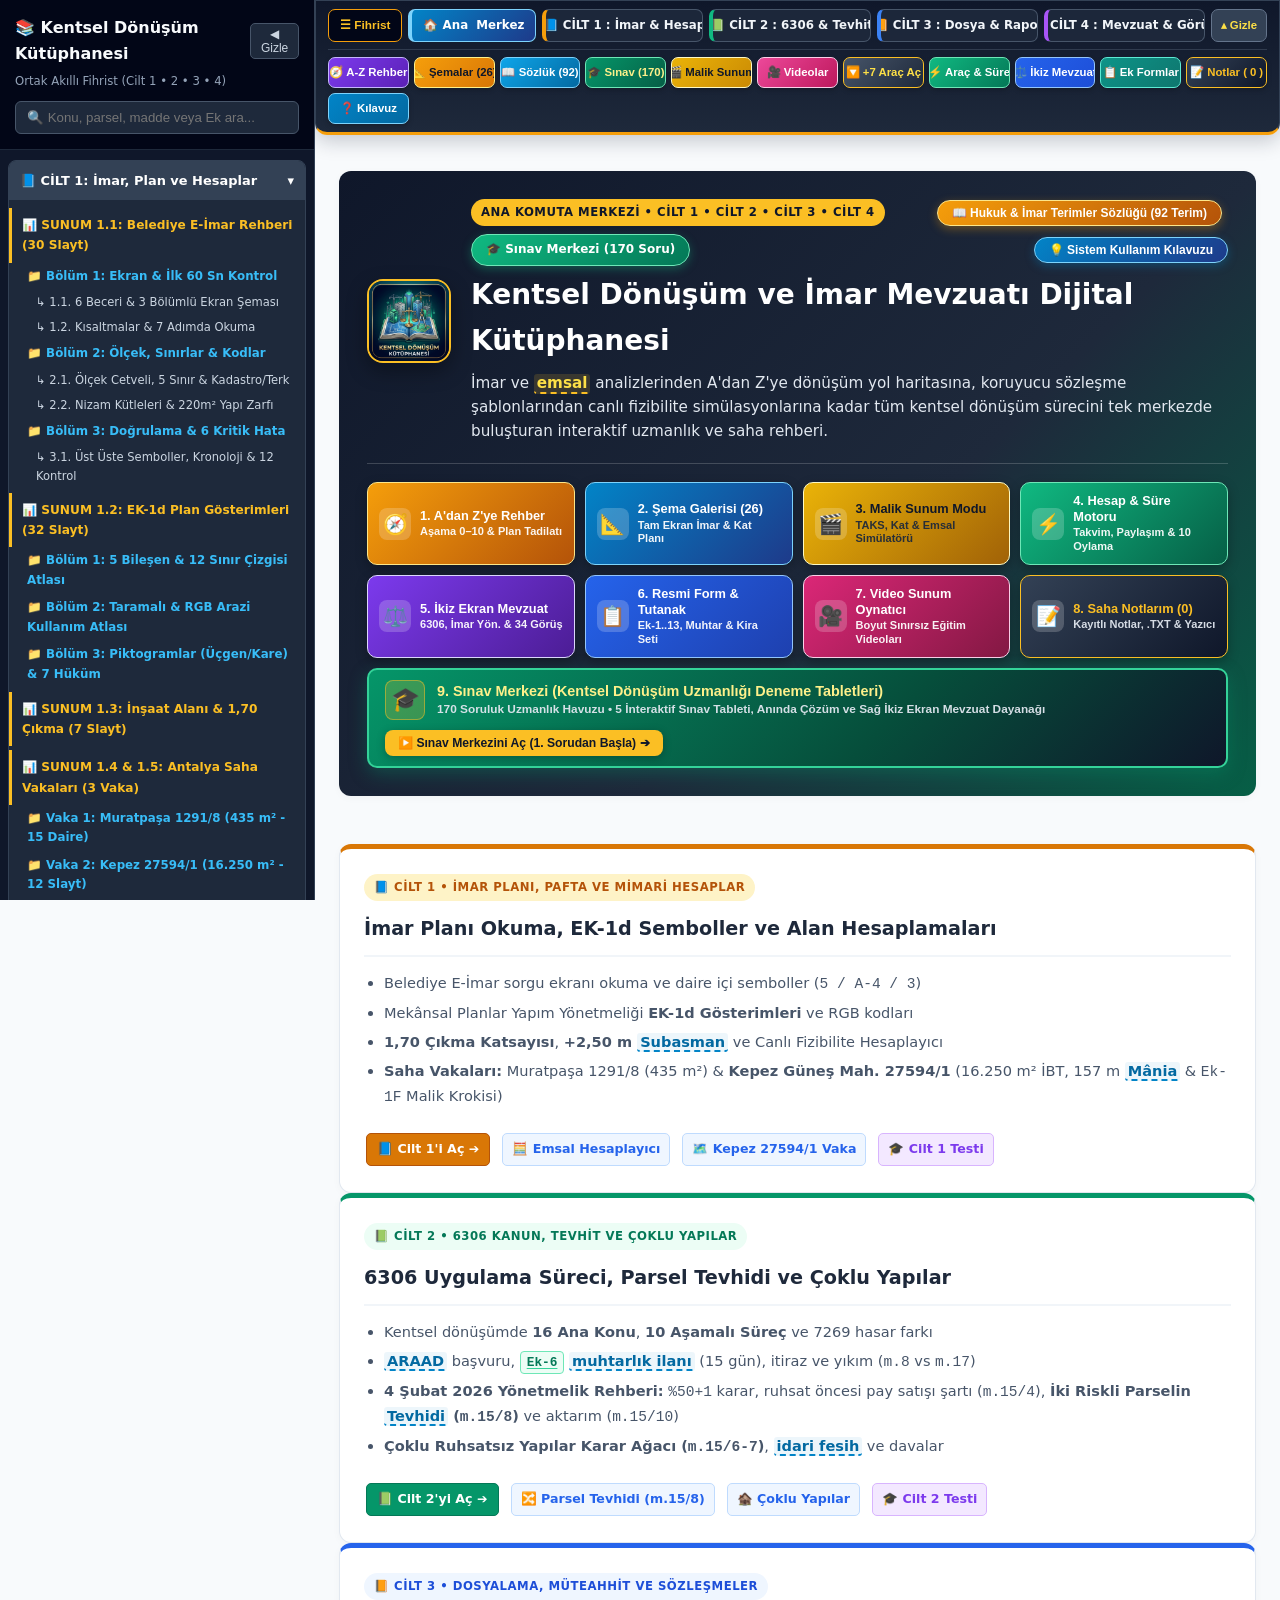
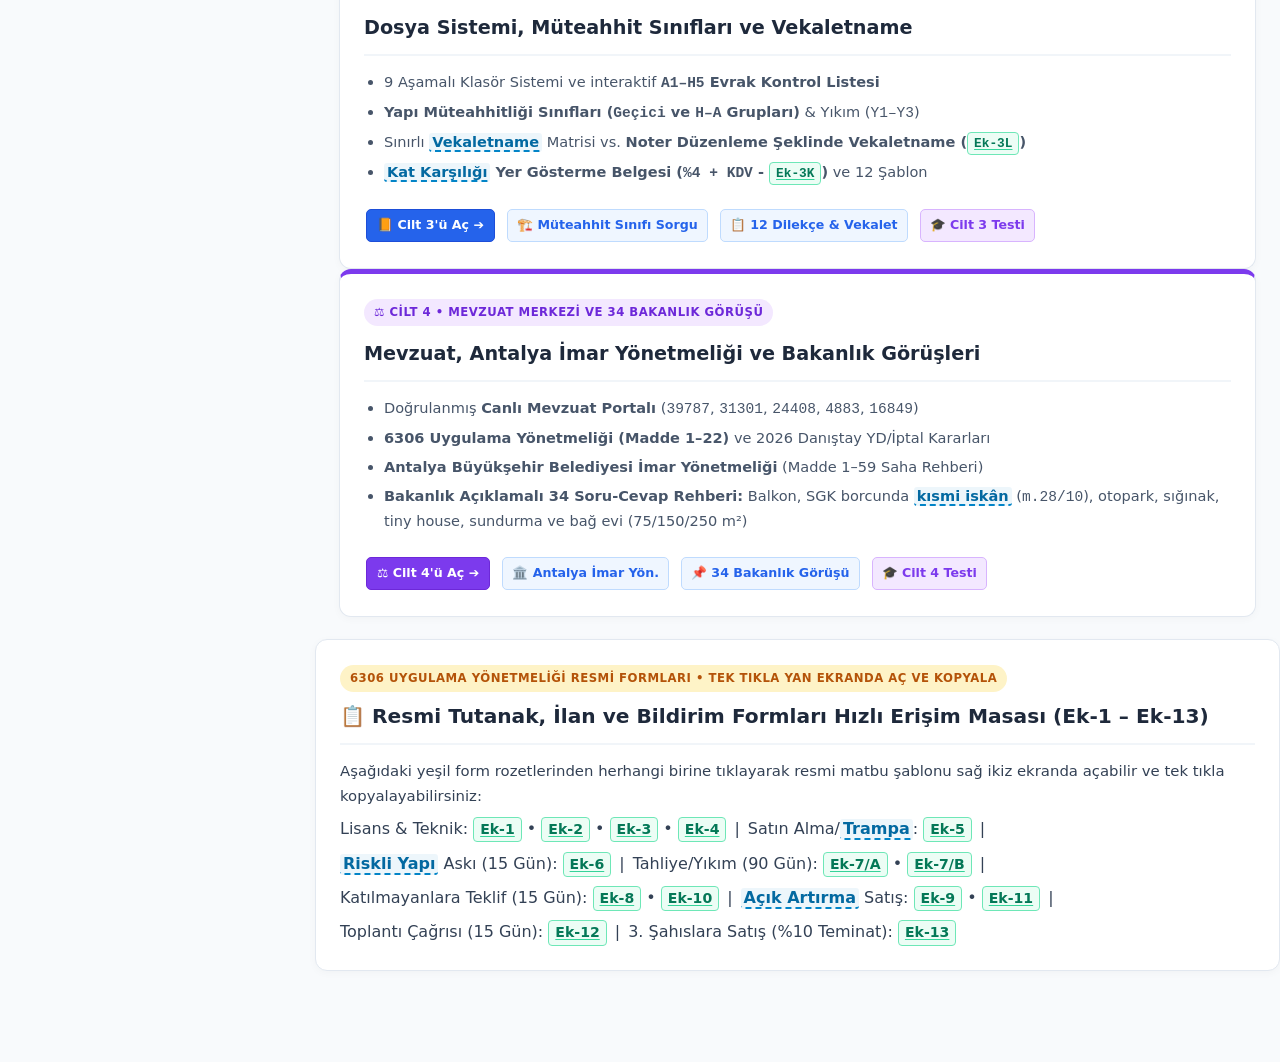
<file: index.html>
<!DOCTYPE html>
<html lang="tr">
<head>
  <meta charset="UTF-8">
  <meta name="viewport" content="width=device-width, initial-scale=1.0">
  <meta name="apple-mobile-web-app-capable" content="yes">
  <meta name="apple-mobile-web-app-status-bar-style" content="black-translucent">
  <title>Kentsel Dönüşüm ve İmar Mevzuatı Dijital Kütüphanesi | Ana Komuta Merkezi</title>
  <link rel="icon" type="image/png" href="logo.png">
  <link rel="apple-touch-icon" href="logo.png">
  <link rel="stylesheet" href="ortak.css">
</head>
<body data-cilt="0">

  <main class="main-content">
    <!-- ÜST BAR OTOMATİK YERLEŞİM NOKTASI -->
    <div id="topNavSlot"></div>

    <div class="container">

      <!-- ANA KARŞILAMA VE LOGO BANNERI -->
      <div class="section-card" style="background: linear-gradient(135deg, #0f172a 0%, #1e293b 60%, #065f46 100%); color: #fff; border:none; padding: 28px;">
        <div style="display:flex; align-items:center; gap:20px; flex-wrap:wrap;">
          <img src="logo.png" alt="Logo" onerror="this.style.display='none'" style="width:84px; height:84px; border-radius:16px; border:2px solid #fbbf24; object-fit:cover; background:#0f172a; box-shadow:0 8px 20px rgba(0,0,0,0.35);">
          <div style="flex:1; min-width:260px;">
            <span class="section-badge" style="background:#fbbf24; color:#0f172a;">ANA KOMUTA MERKEZİ • CİLT 1 • CİLT 2 • CİLT 3 • CİLT 4</span>
            <h1 style="color:#fff; font-size:1.75rem; margin:6px 0 8px 0;">Kentsel Dönüşüm ve İmar Mevzuatı Dijital Kütüphanesi</h1>
            <p style="color:#cbd5e1; margin-bottom:0; font-size:0.93rem;">
              Belediye e-imar okuma, EK-1d semboller, 1,70 çıkma ve emsal hesapları, 6306 sayılı Kanun (4 Şubat 2026 değişiklikleri), parsel tevhidi (m.15/8), çoklu ruhsatsız yapılar, müteahhit yetki sınıfları (A–H & Y1–Y3), vekaletname/sözleşme şablonları ve 34 Bakanlık görüşünü içeren interaktif saha uygulaması.
            </p>
          </div>
        </div>

        <!-- HIZLI KOMUTA BUTONLARI -->
        <div style="margin-top:20px; padding-top:16px; border-top:1px solid rgba(255,255,255,0.15); display:flex; gap:10px; flex-wrap:wrap;">
          <button onclick="openSplitTools()" style="background:#10b981; color:#022c22; border:none; padding:9px 15px; border-radius:8px; font-weight:700; font-size:0.83rem; cursor:pointer;">⚡ Hızlı Hesaplayıcılar & 6306 Takvim Motoru</button>
          <button onclick="openSplitLaw('yon-m15-8')" style="background:#a855f7; color:#fff; border:none; padding:9px 15px; border-radius:8px; font-weight:700; font-size:0.83rem; cursor:pointer;">⚖️ 6306 & İmar Mevzuatı Hızlı Seçici</button>
          <button onclick="openYonEk('Ek-12')" style="background:#3b82f6; color:#fff; border:none; padding:9px 15px; border-radius:8px; font-weight:700; font-size:0.83rem; cursor:pointer;">📋 Resmi Yönetmelik Formları (Ek-1..Ek-13)</button>
          <button onclick="openSplitNotes()" style="background:#f59e0b; color:#0f172a; border:none; padding:9px 15px; border-radius:8px; font-weight:700; font-size:0.83rem; cursor:pointer;">📝 Çalışma ve Saha Notlarım</button>
          <button onclick="openKilavuzModal()" style="background:#1e293b; color:#e2e8f0; border:1px solid #475569; padding:9px 15px; border-radius:8px; font-weight:700; font-size:0.83rem; cursor:pointer;">❓ Sistem Kılavuzu</button>
        </div>
      </div>

      <!-- 4 CİLDİN ANA GİRİŞ KARTLARI -->
      <div class="grid-2" style="grid-template-columns: repeat(auto-fit, minmax(300px, 1fr)); gap:18px; margin-bottom:24px;"></div>
      <!-- CİLT 1 KARTI -->
        <div class="section-card" style="margin-bottom:0; border-top:5px solid #d97706; display:flex; flex-direction:column; justify-content:space-between;">
          <div>
            <span class="section-badge" style="background:#fef3c7; color:#b45309;">📘 CİLT 1 • İMAR PLANI, PAFTA VE MİMARİ HESAPLAR</span>
            <h2 style="margin-top:4px; font-size:1.2rem;">İmar Planı Okuma, EK-1d Semboller ve Alan Hesaplamaları</h2>
            <ul class="clean-list" style="font-size:0.86rem; color:#475569;">
              <li>Belediye E-İmar sorgu ekranı okuma ve daire içi semboller (<code>5 / A-4 / 3</code>)</li>
              <li>Mekânsal Planlar Yapım Yönetmeliği <strong>EK-1d Gösterimleri</strong> ve RGB kodları</li>
              <li><strong>1,70 Çıkma Katsayısı</strong>, <strong>+2,50 m Subasman</strong> ve Canlı Fizibilite Hesaplayıcı</li>
              <li><strong>Saha Vakaları:</strong> Muratpaşa 1291/8 (435 m²) & <strong>Kepez Güneş Mah. 27594/1</strong> (16.250 m² İBT, 157 m Mânia & <code>Ek-1F</code> Malik Krokisi)</li>
            </ul>
          </div>
          <div style="margin-top:12px; display:flex; gap:8px; flex-wrap:wrap;">
            <a href="cilt1.html" class="live-link" style="background:#d97706; color:#fff; border-color:#b45309;">📘 Cilt 1'i Aç ➔</a>
            <a href="cilt1.html#bolum-3" class="ek-link">🧮 Emsal Hesaplayıcı</a>
            <a href="cilt1.html#bolum-4" class="ek-link">🗺️ Kepez 27594/1 Vaka</a>
            <a href="cilt1.html#bolum-6" class="law-link">🎓 Cilt 1 Testi</a>
          </div>
        </div>

        <!-- CİLT 2 KARTI -->
        <div class="section-card" style="margin-bottom:0; border-top:5px solid #059669; display:flex; flex-direction:column; justify-content:space-between;">
          <div>
            <span class="section-badge" style="background:#ecfdf5; color:#047857;">📗 CİLT 2 • 6306 KANUN, TEVHİT VE ÇOKLU YAPILAR</span>
            <h2 style="margin-top:4px; font-size:1.2rem;">6306 Uygulama Süreci, Parsel Tevhidi ve Çoklu Yapılar</h2>
            <ul class="clean-list" style="font-size:0.86rem; color:#475569;">
              <li>Kentsel dönüşümde <strong>16 Ana Konu</strong>, <strong>10 Aşamalı Süreç</strong> ve 7269 hasar farkı</li>
              <li>ARAAD başvuru, <code>Ek-6</code> muhtarlık ilanı (15 gün), itiraz ve yıkım (<code>m.8</code> vs <code>m.17</code>)</li>
              <li><strong>4 Şubat 2026 Yönetmelik Rehberi:</strong> <code>%50+1</code> karar, ruhsat öncesi pay satışı şartı (<code>m.15/4</code>), <strong>İki Riskli Parselin Tevhidi (<code>m.15/8</code>)</strong> ve aktarım (<code>m.15/10</code>)</li>
              <li><strong>Çoklu Ruhsatsız Yapılar Karar Ağacı (<code>m.15/6-7</code>)</strong>, idari fesih ve davalar</li>
            </ul>
          </div>
          <div style="margin-top:12px; display:flex; gap:8px; flex-wrap:wrap;">
            <a href="cilt2.html" class="live-link" style="background:#059669; color:#fff; border-color:#047857;">📗 Cilt 2'yi Aç ➔</a>
            <a href="cilt2.html#bolum-3" class="ek-link">🔀 Parsel Tevhidi (m.15/8)</a>
            <a href="cilt2.html#bolum-7" class="ek-link">🏚️ Çoklu Yapılar</a>
            <a href="cilt2.html#bolum-10" class="law-link">🎓 Cilt 2 Testi</a>
          </div>
        </div>

        <!-- CİLT 3 KARTI -->
        <div class="section-card" style="margin-bottom:0; border-top:5px solid #2563eb; display:flex; flex-direction:column; justify-content:space-between;">
          <div>
            <span class="section-badge" style="background:#eff6ff; color:#1d4ed8;">📙 CİLT 3 • DOSYALAMA, MÜTEAHHİT VE SÖZLEŞMELER</span>
            <h2 style="margin-top:4px; font-size:1.2rem;">Dosya Sistemi, Müteahhit Sınıfları ve Vekaletname</h2>
            <ul class="clean-list" style="font-size:0.86rem; color:#475569;">
              <li>9 Aşamalı Klasör Sistemi ve interaktif <strong><code>A1–H5</code> Evrak Kontrol Listesi</strong></li>
              <li><strong>Yapı Müteahhitliği Sınıfları (<code>Geçici</code> ve <code>H–A</code> Grupları)</strong> & Yıkım (<code>Y1–Y3</code>)</li>
              <li>Sınırlı Vekaletname Matrisi vs. <strong>Noter Düzenleme Şeklinde Vekaletname (<code>Ek-3L</code>)</strong></li>
              <li><strong>Kat Karşılığı Yer Gösterme Belgesi (<code>%4 + KDV</code> - <code>Ek-3K</code>)</strong> ve 12 Şablon</li>
            </ul>
          </div>
          <div style="margin-top:12px; display:flex; gap:8px; flex-wrap:wrap;">
            <a href="cilt3.html" class="live-link" style="background:#2563eb; color:#fff; border-color:#1d4ed8;">📙 Cilt 3'ü Aç ➔</a>
            <a href="cilt3.html#bolum-5" class="ek-link">🏗️ Müteahhit Sınıfı Sorgu</a>
            <a href="cilt3.html#bolum-8" class="ek-link">📋 12 Dilekçe & Vekalet</a>
            <a href="cilt3.html#bolum-9" class="law-link">🎓 Cilt 3 Testi</a>
          </div>
        </div>

        <!-- CİLT 4 KARTI -->
        <div class="section-card" style="margin-bottom:0; border-top:5px solid #7c3aed; display:flex; flex-direction:column; justify-content:space-between;">
          <div>
            <span class="section-badge" style="background:#f3e8ff; color:#6d28d9;">⚖️ CİLT 4 • MEVZUAT MERKEZİ VE 34 BAKANLIK GÖRÜŞÜ</span>
            <h2 style="margin-top:4px; font-size:1.2rem;">Mevzuat, Antalya İmar Yönetmeliği ve Bakanlık Görüşleri</h2>
            <ul class="clean-list" style="font-size:0.86rem; color:#475569;">
              <li>Doğrulanmış <strong>Canlı Mevzuat Portalı</strong> (<code>39787</code>, <code>31301</code>, <code>24408</code>, <code>4883</code>, <code>16849</code>)</li>
              <li><strong>6306 Uygulama Yönetmeliği (Madde 1–22)</strong> ve 2026 Danıştay YD/İptal Kararları</li>
              <li><strong>Antalya Büyükşehir Belediyesi İmar Yönetmeliği</strong> (Madde 1–59 Saha Rehberi)</li>
              <li><strong>Bakanlık Açıklamalı 34 Soru-Cevap Rehberi:</strong> Balkon, SGK borcunda kısmi iskân (<code>m.28/10</code>), otopark, sığınak, tiny house, sundurma ve bağ evi (75/150/250 m²)</li>
            </ul>
          </div>
          <div style="margin-top:12px; display:flex; gap:8px; flex-wrap:wrap;">
            <a href="cilt4.html" class="live-link" style="background:#7c3aed; color:#fff; border-color:#6d28d9;">⚖️ Cilt 4'ü Aç ➔</a>
            <a href="cilt4.html#bolum-3" class="ek-link">🏛️ Antalya İmar Yön.</a>
            <a href="cilt4.html#bolum-4" class="ek-link">📌 34 Bakanlık Görüşü</a>
            <a href="cilt4.html#bolum-6" class="law-link">🎓 Cilt 4 Testi</a>
          </div>
        </div>

      </div>

      <!-- RESMİ YÖNETMELİK EKLERİ (EK-1 .. EK-13) HIZLI ERİŞİM BARI -->
      <section class="section-card">
        <span class="section-badge">6306 UYGULAMA YÖNETMELİĞİ RESMİ FORMLARI • TEK TIKLA YAN EKRANDA AÇ VE KOPYALA</span>
        <h2>📋 Resmi Tutanak, İlan ve Bildirim Formları Hızlı Erişim Masası (Ek-1 – Ek-13)</h2>
        <p style="margin-bottom:8px;">Aşağıdaki yeşil form rozetlerinden herhangi birine tıklayarak resmi matbu şablonu sağ ikiz ekranda açabilir ve tek tıkla kopyalayabilirsiniz:</p>
        <div style="display:flex; gap:8px; flex-wrap:wrap;">
          <span>Lisans & Teknik: Ek-1 • Ek-2 • Ek-3 • Ek-4</span> |
          <span>Satın Alma/Trampa: Ek-5</span> |
          <span>Riskli Yapı Askı (15 Gün): Ek-6</span> |
          <span>Tahliye/Yıkım (90 Gün): Ek-7/A • Ek-7/B</span> |
          <span>Katılmayanlara Teklif (15 Gün): Ek-8 • Ek-10</span> |
          <span>Açık Artırma Satış: Ek-9 • Ek-11</span> |
          <span>Toplantı Çağrısı (15 Gün): Ek-12</span> |
          <span>3. Şahıslara Satış (%10 Teminat): Ek-13</span>
        </div>
      </section>

    </div>
  </main>

  <script src="ortak.js"></script>
</body>
</html>
</file>
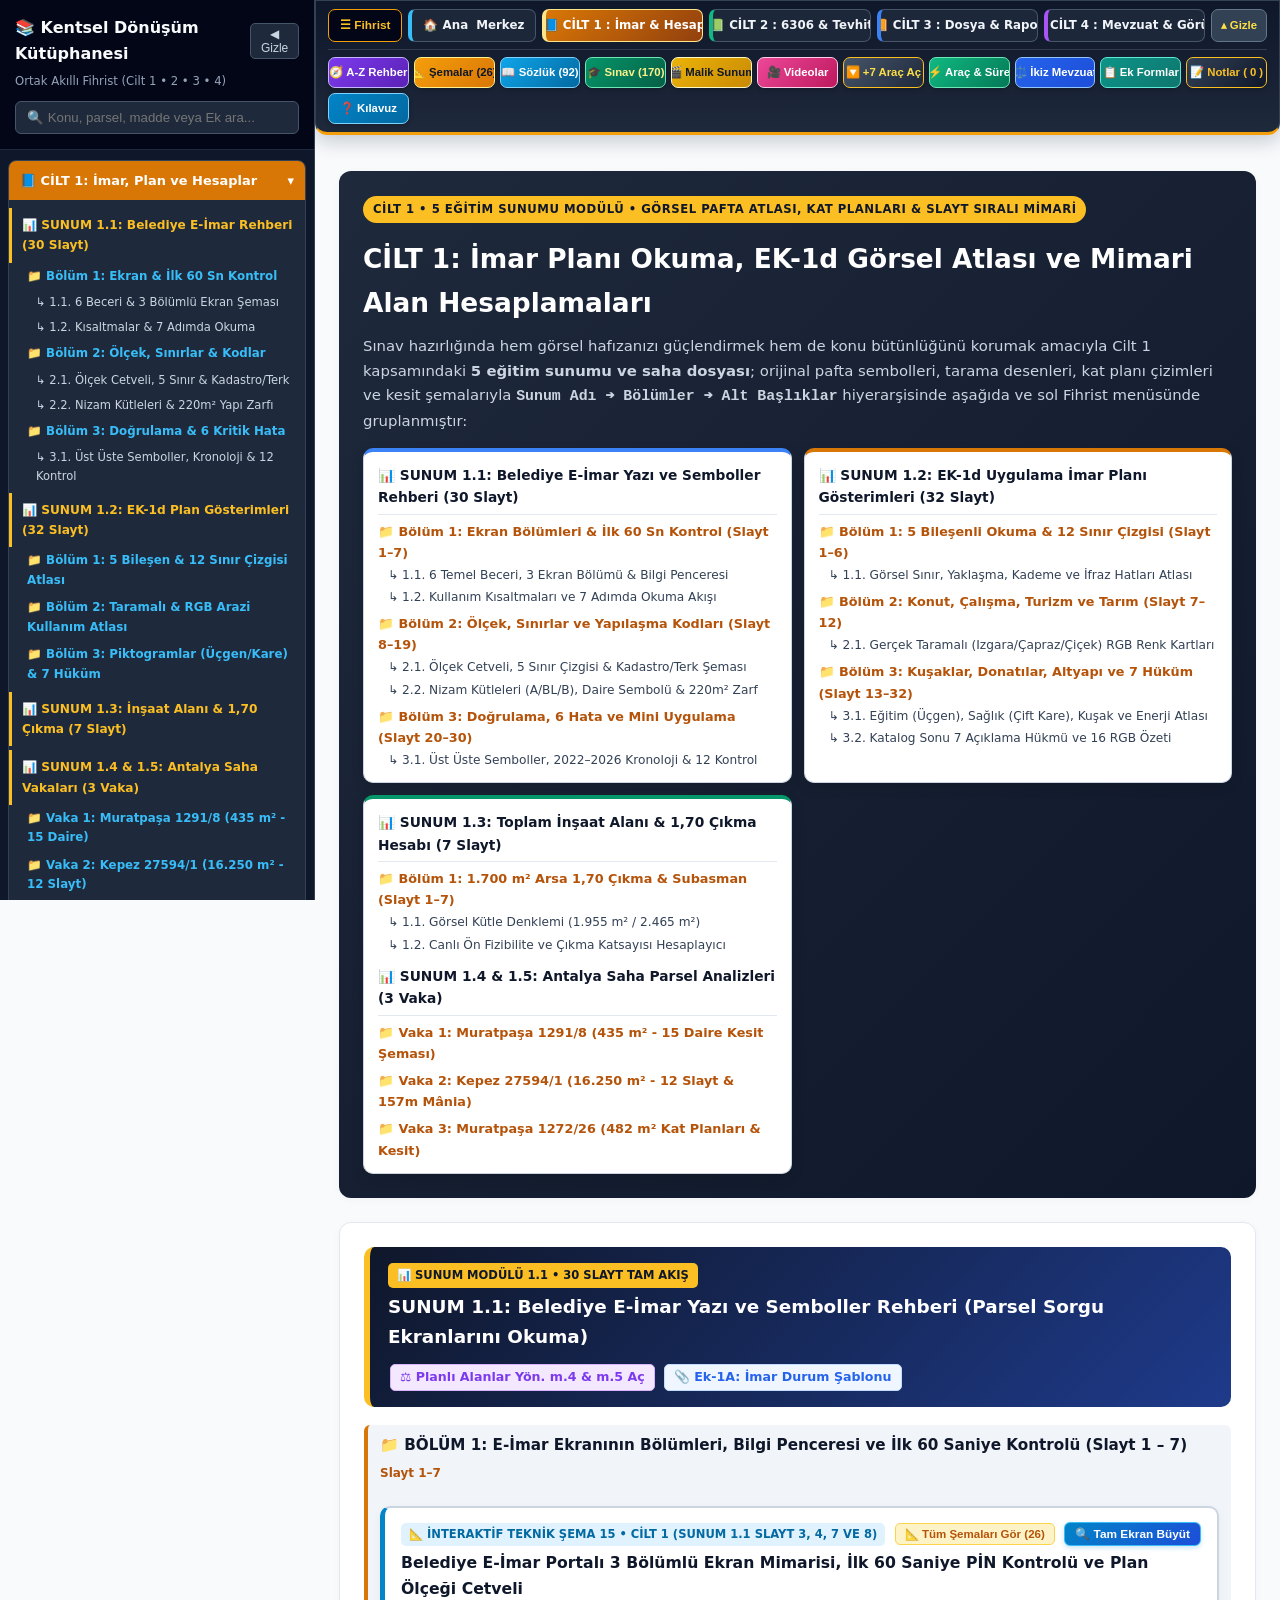
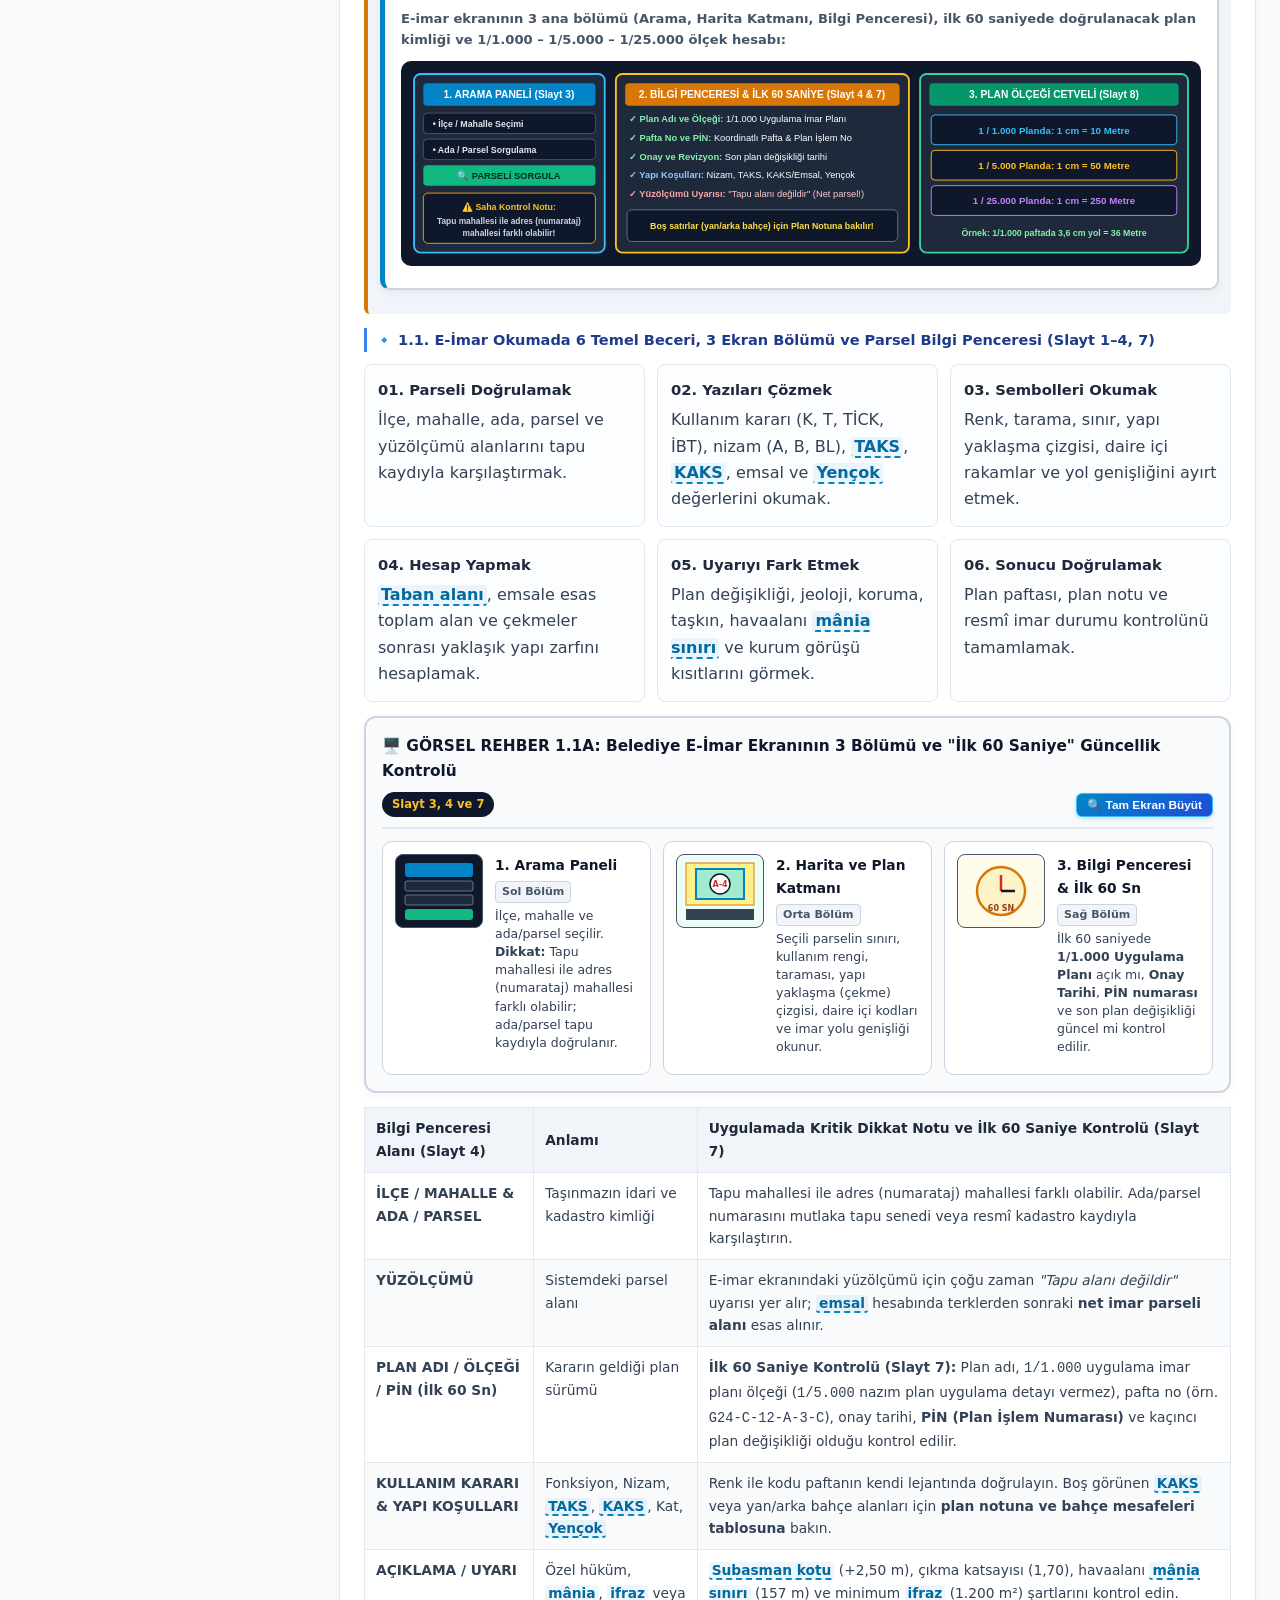
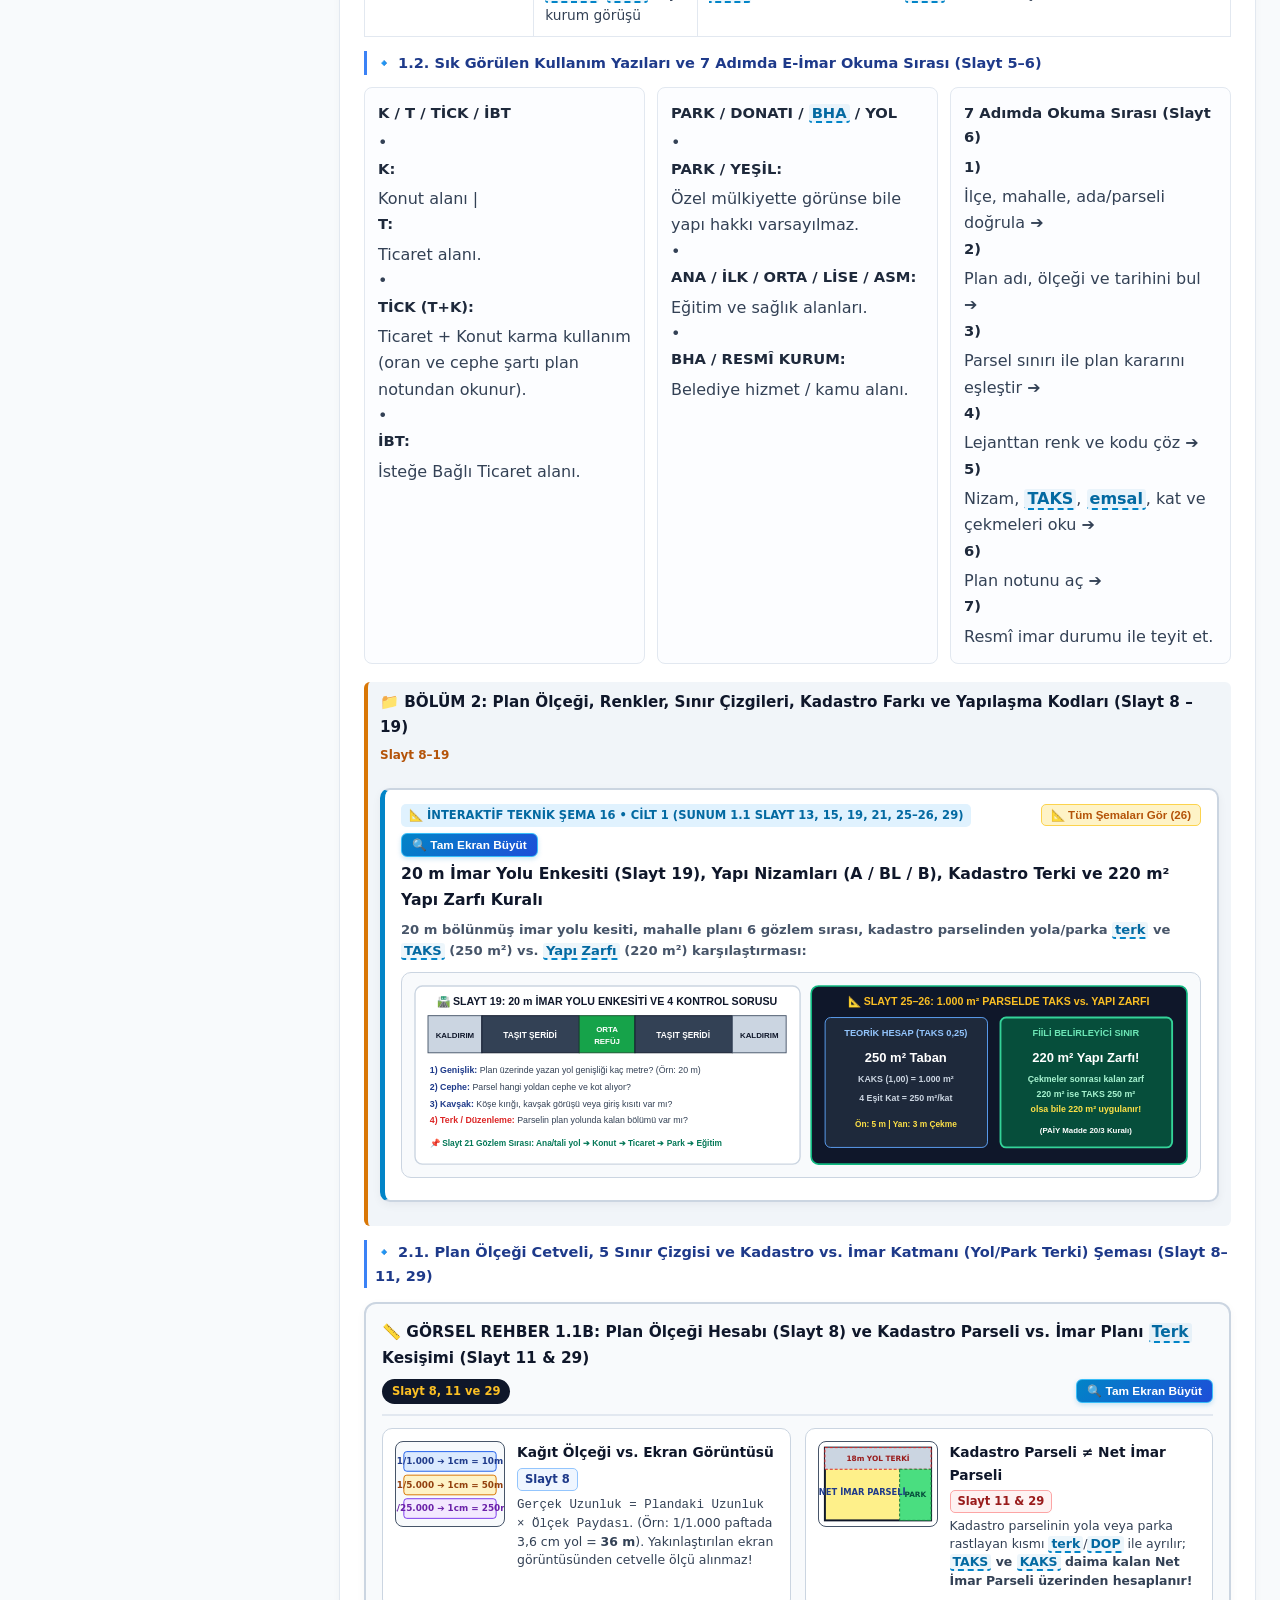
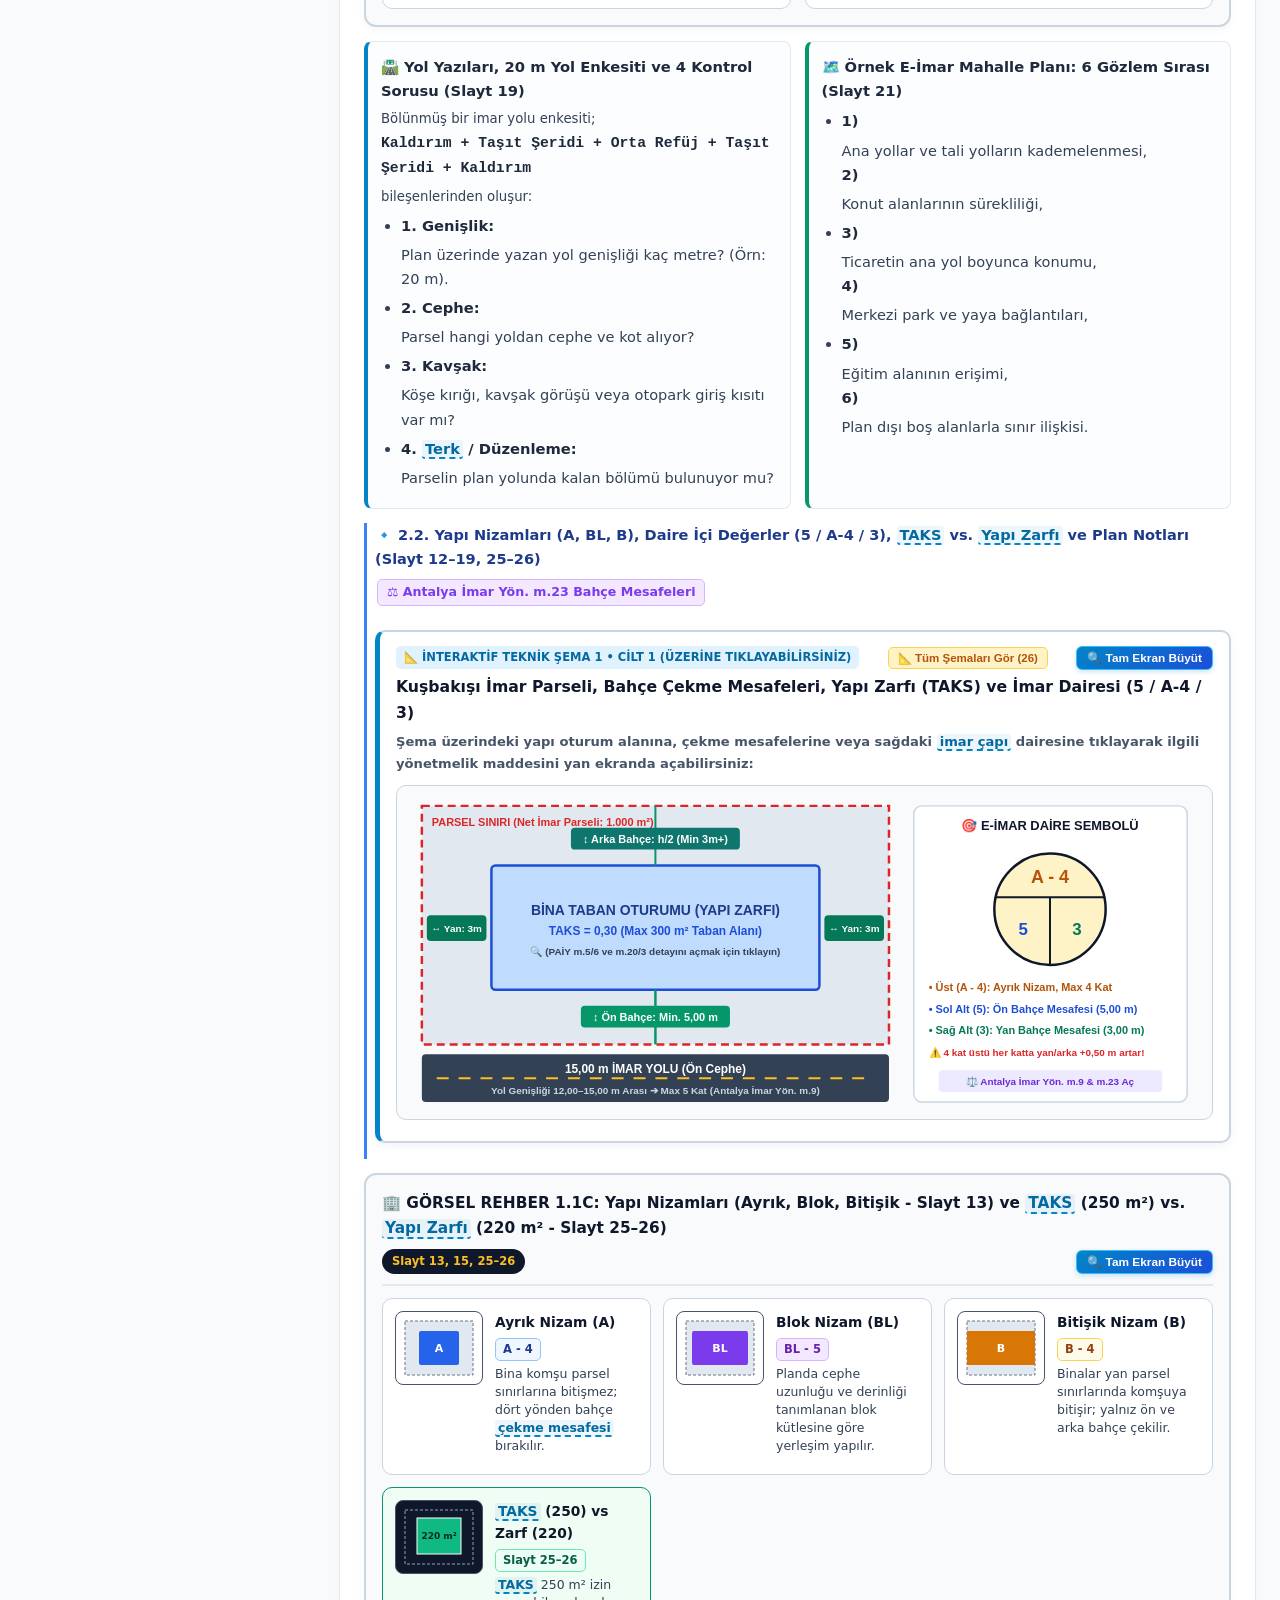
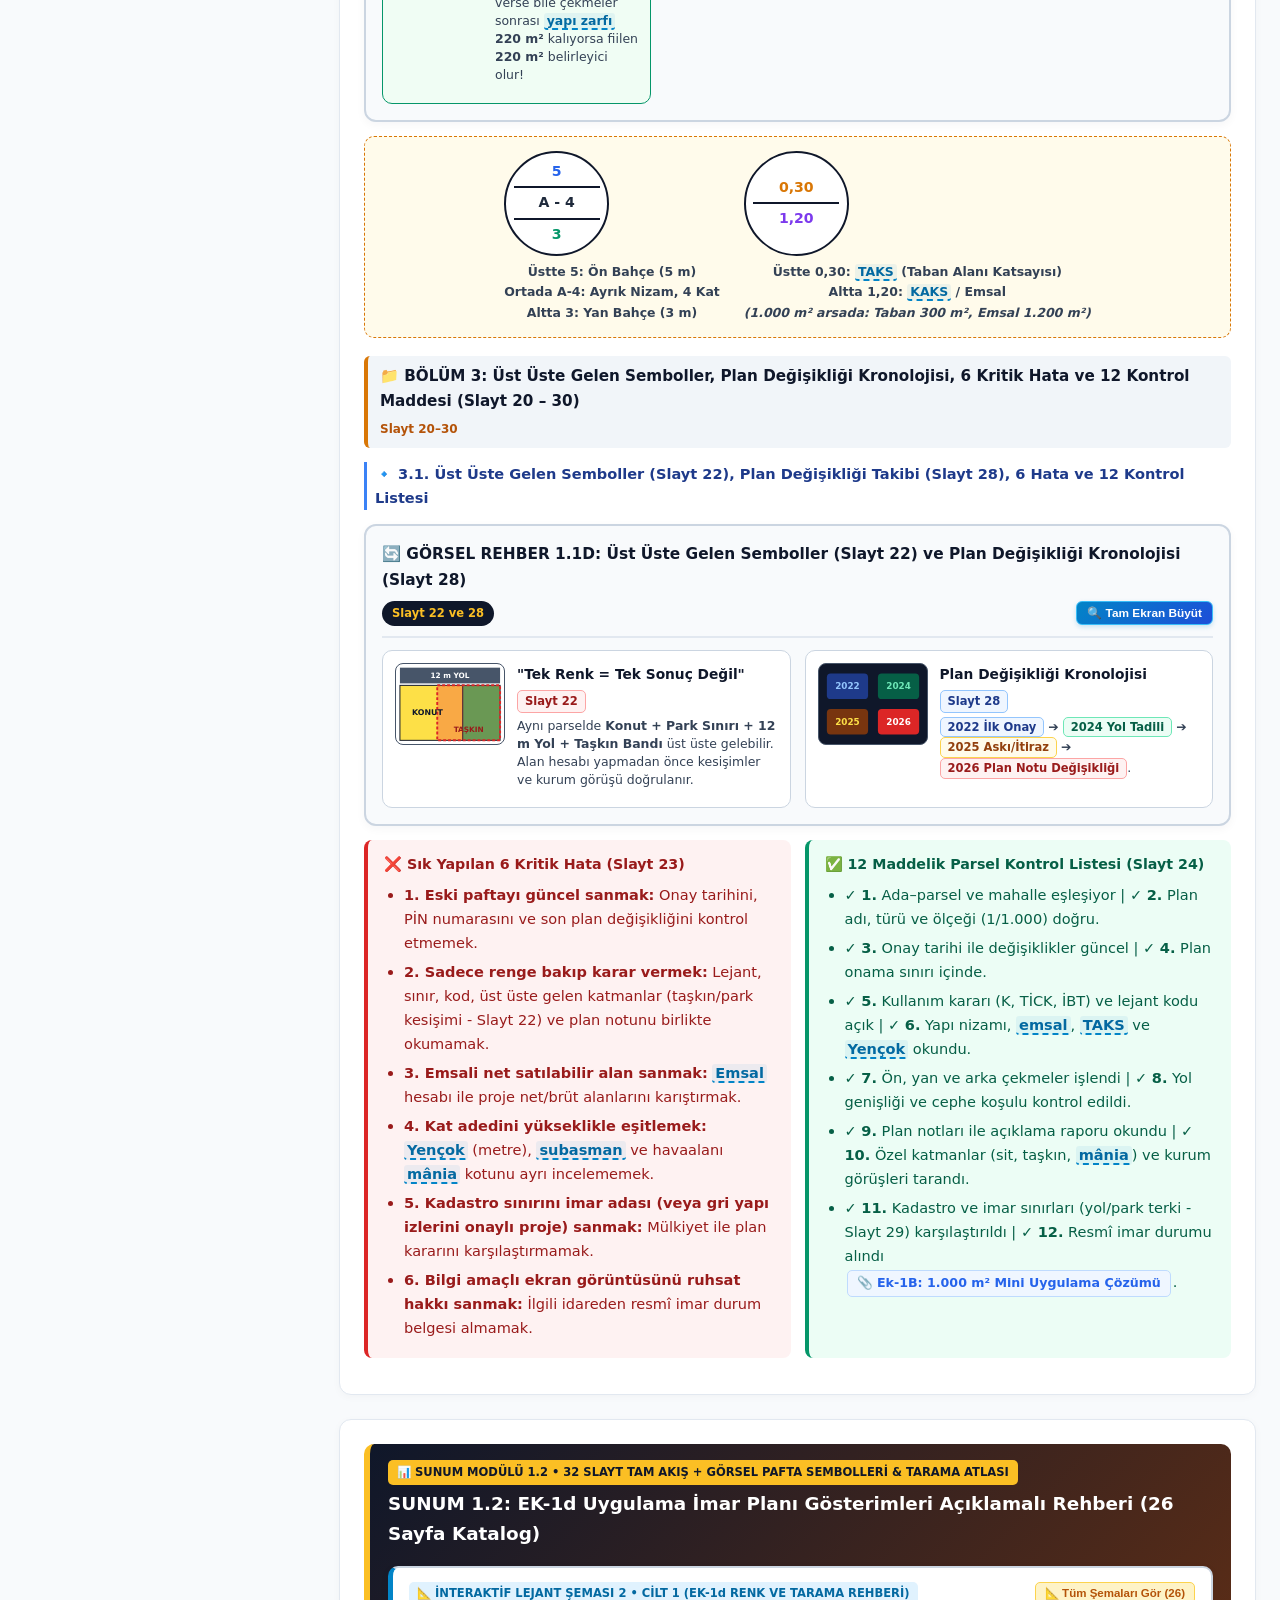
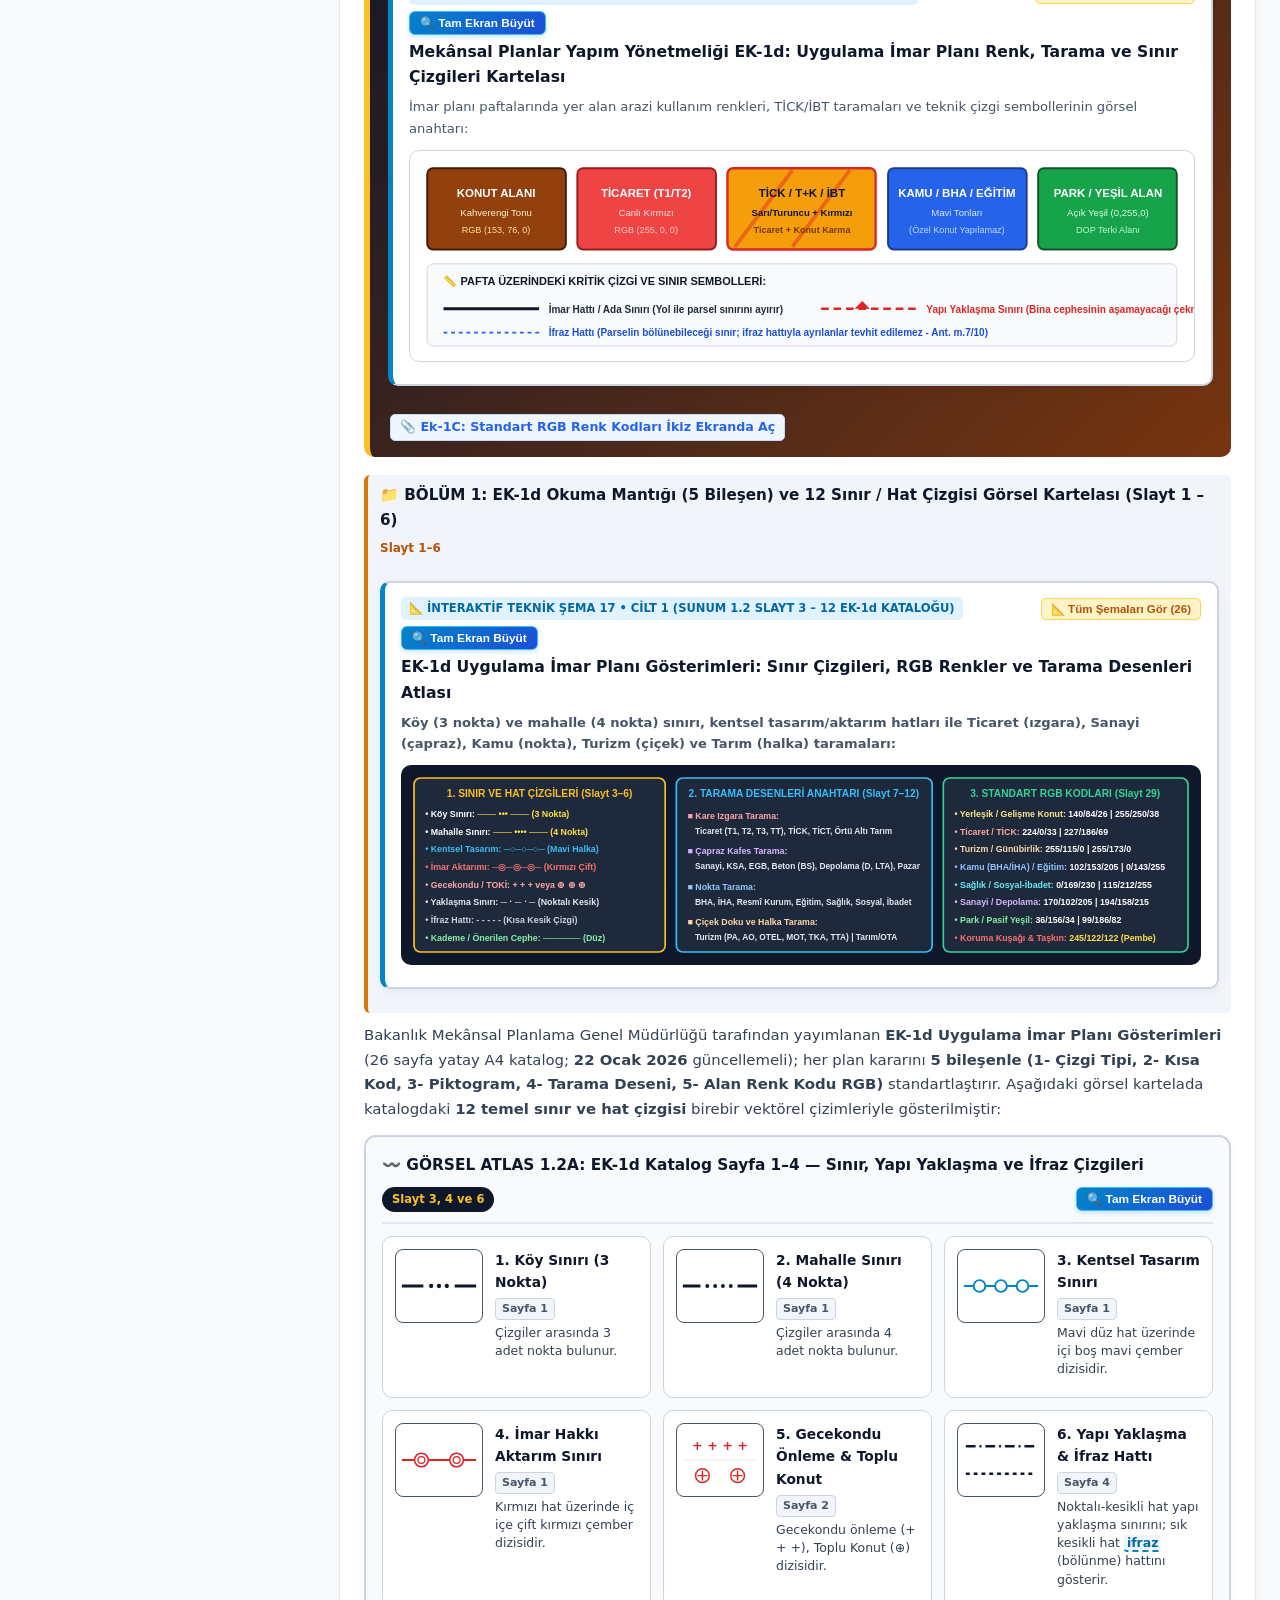
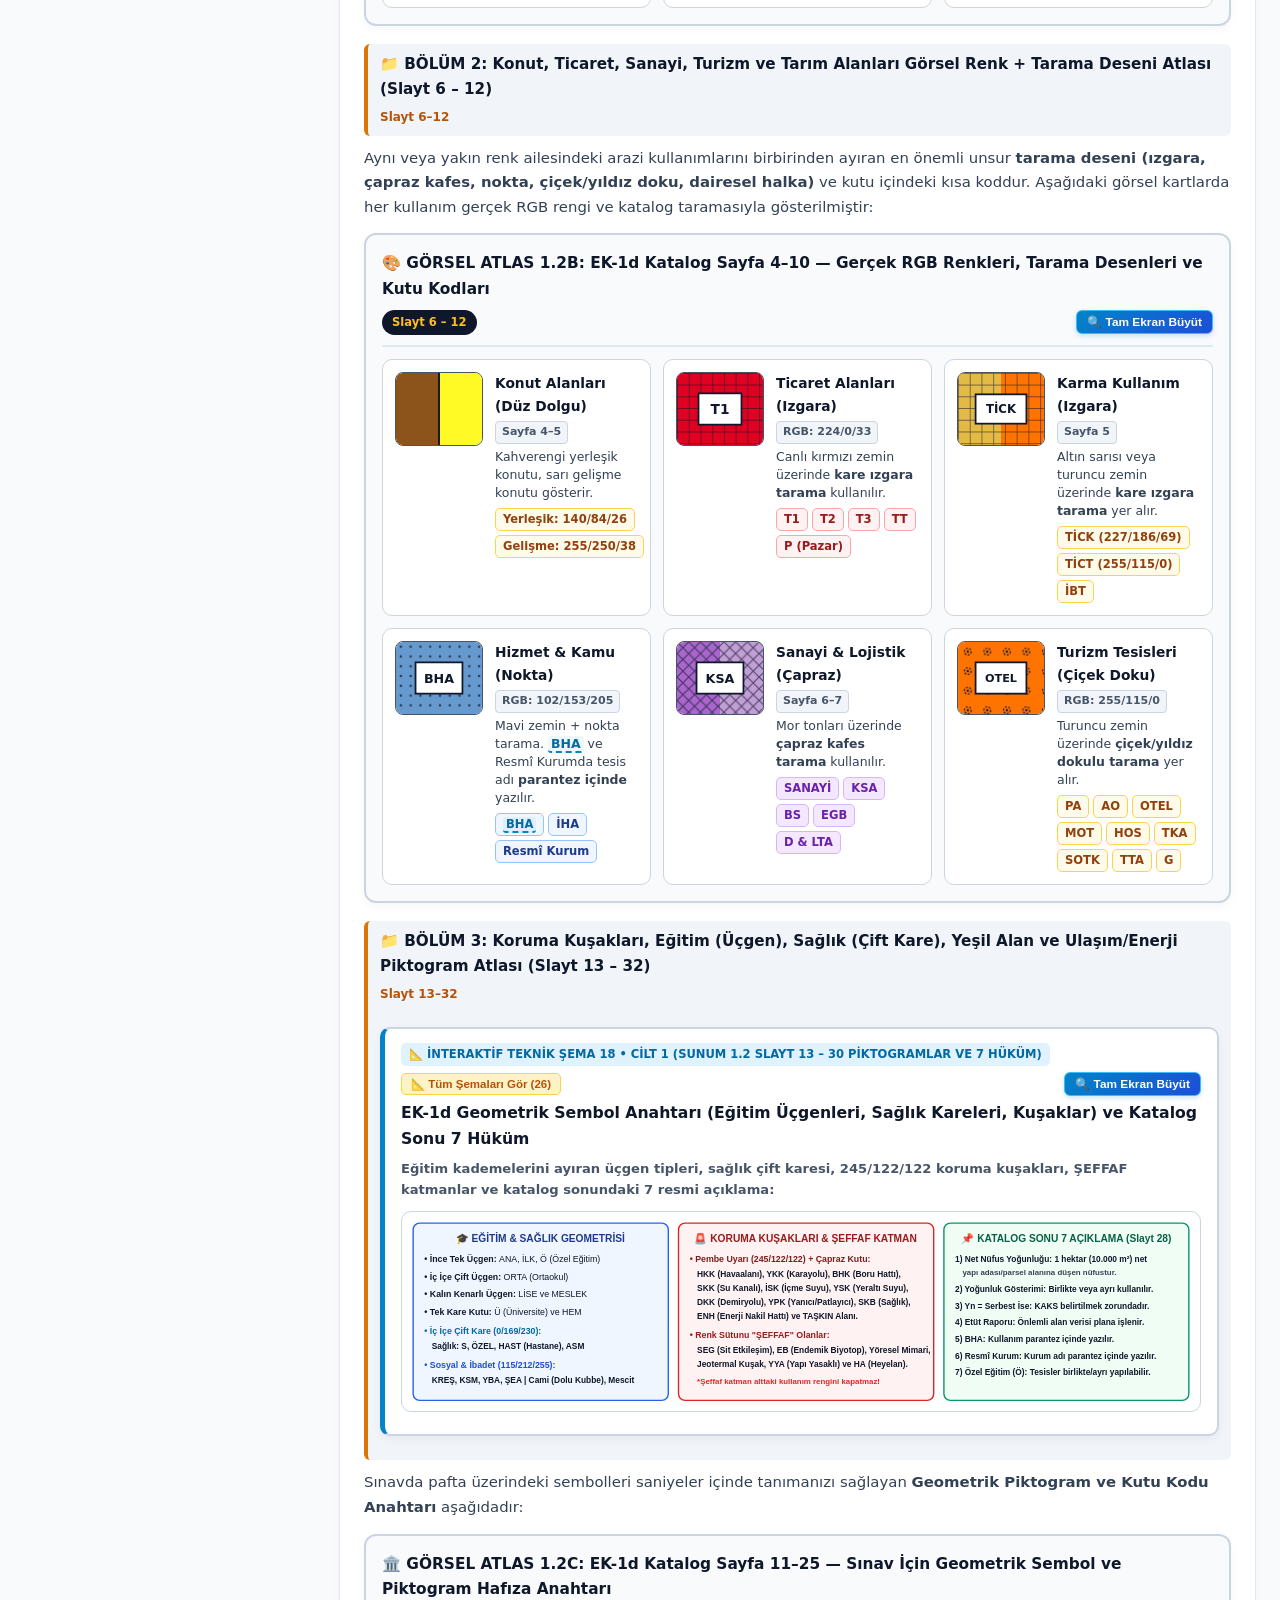
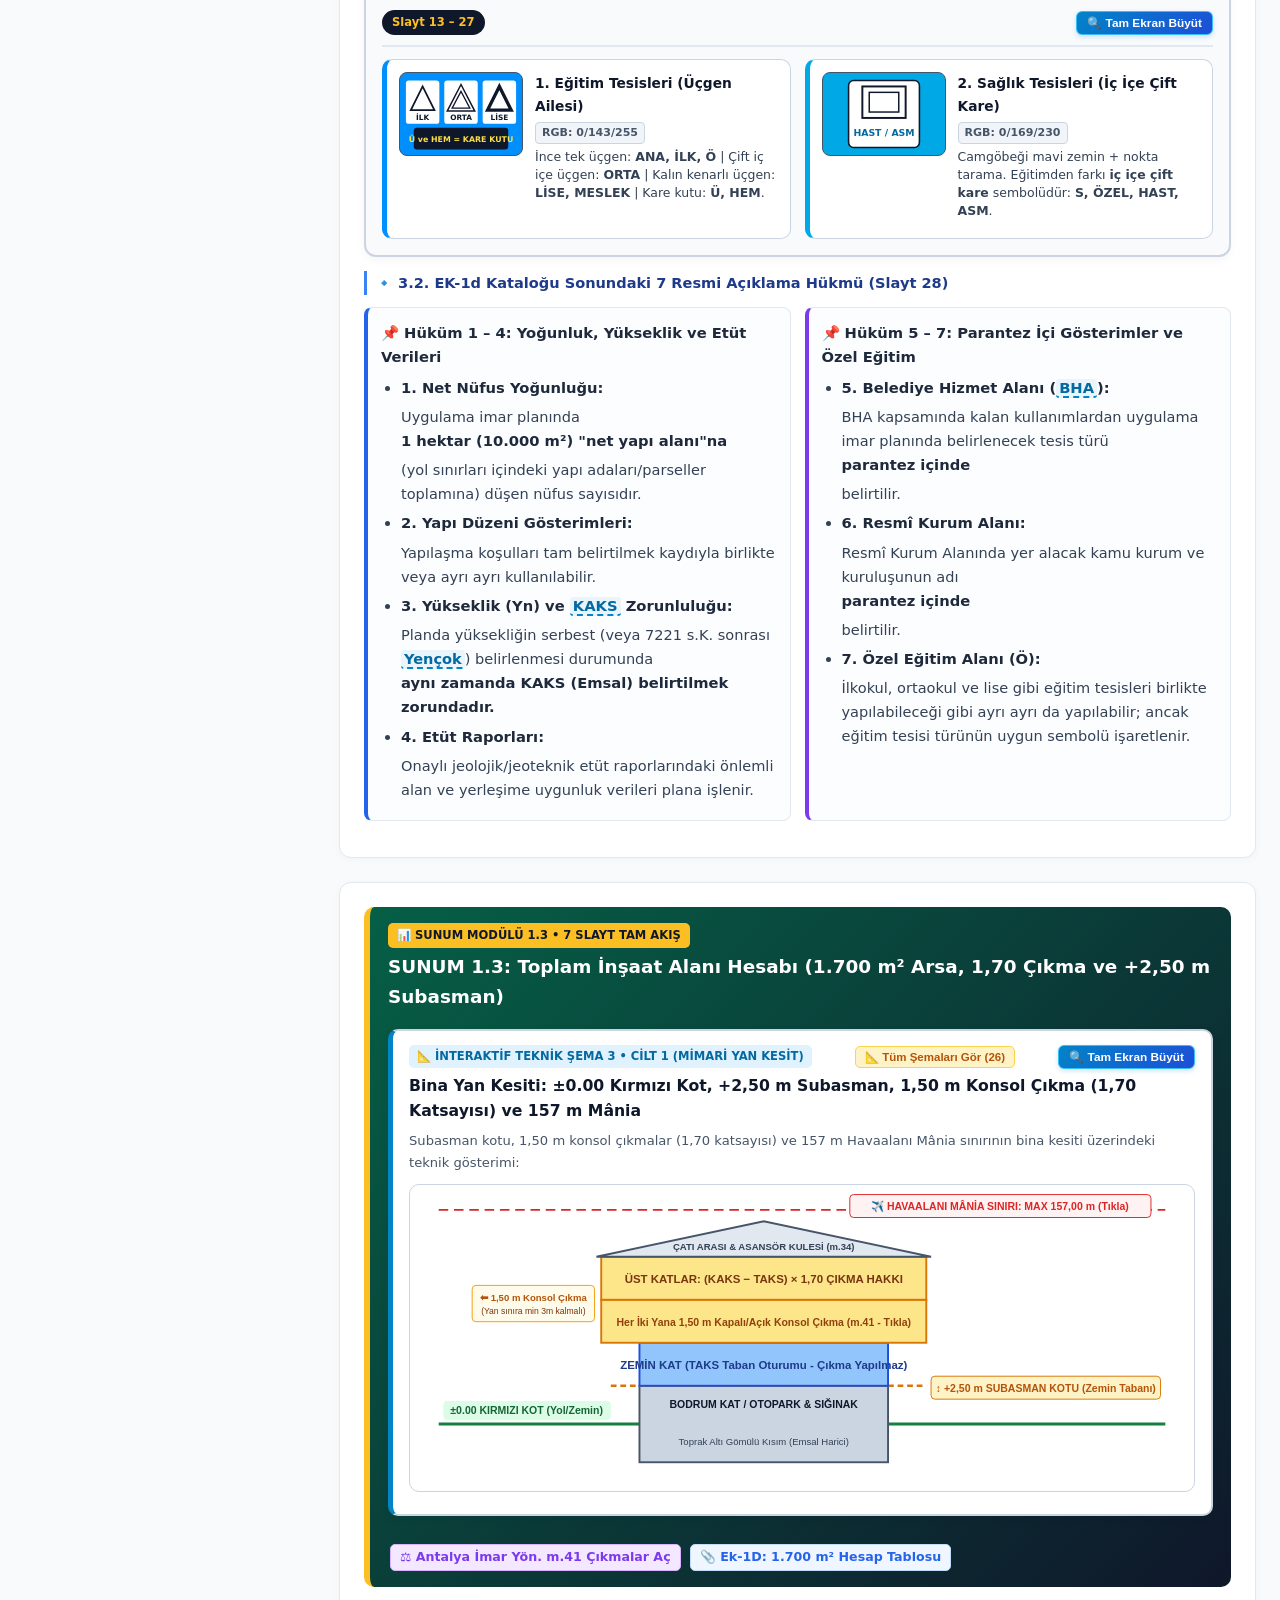
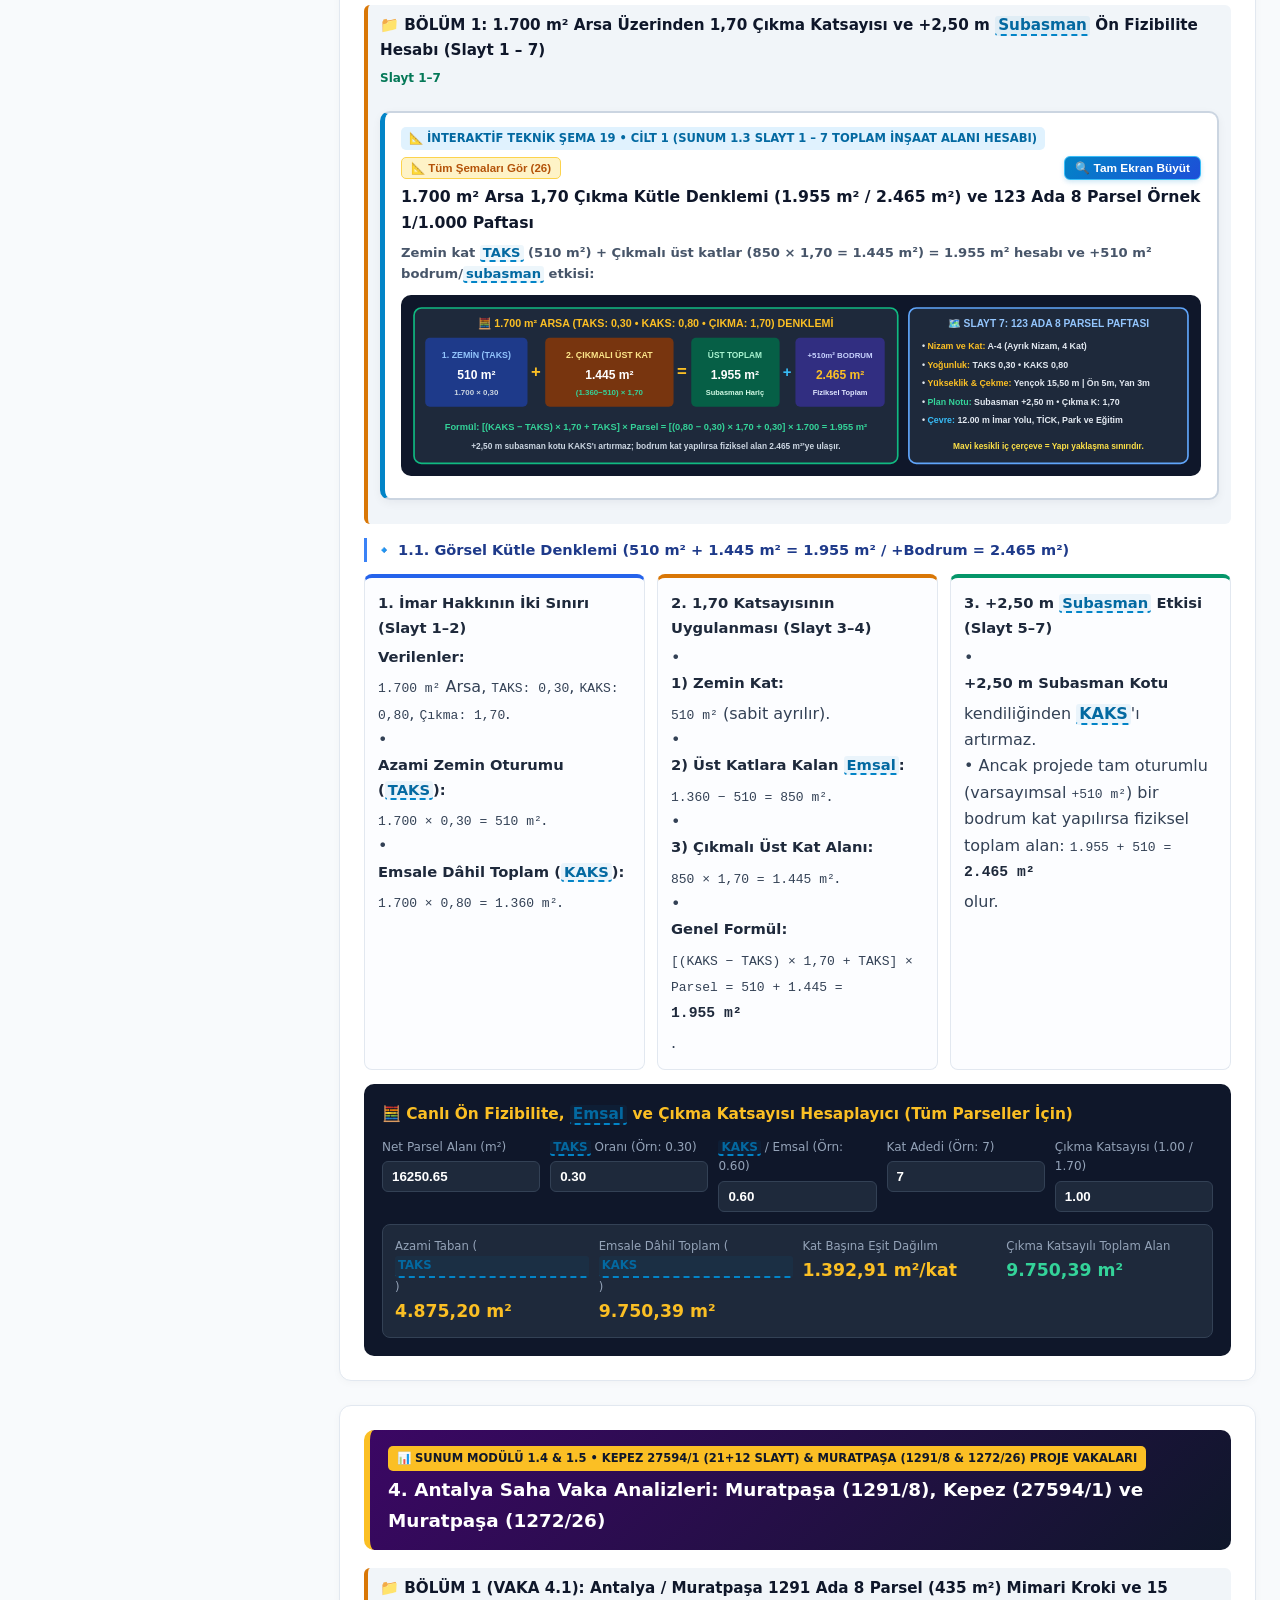
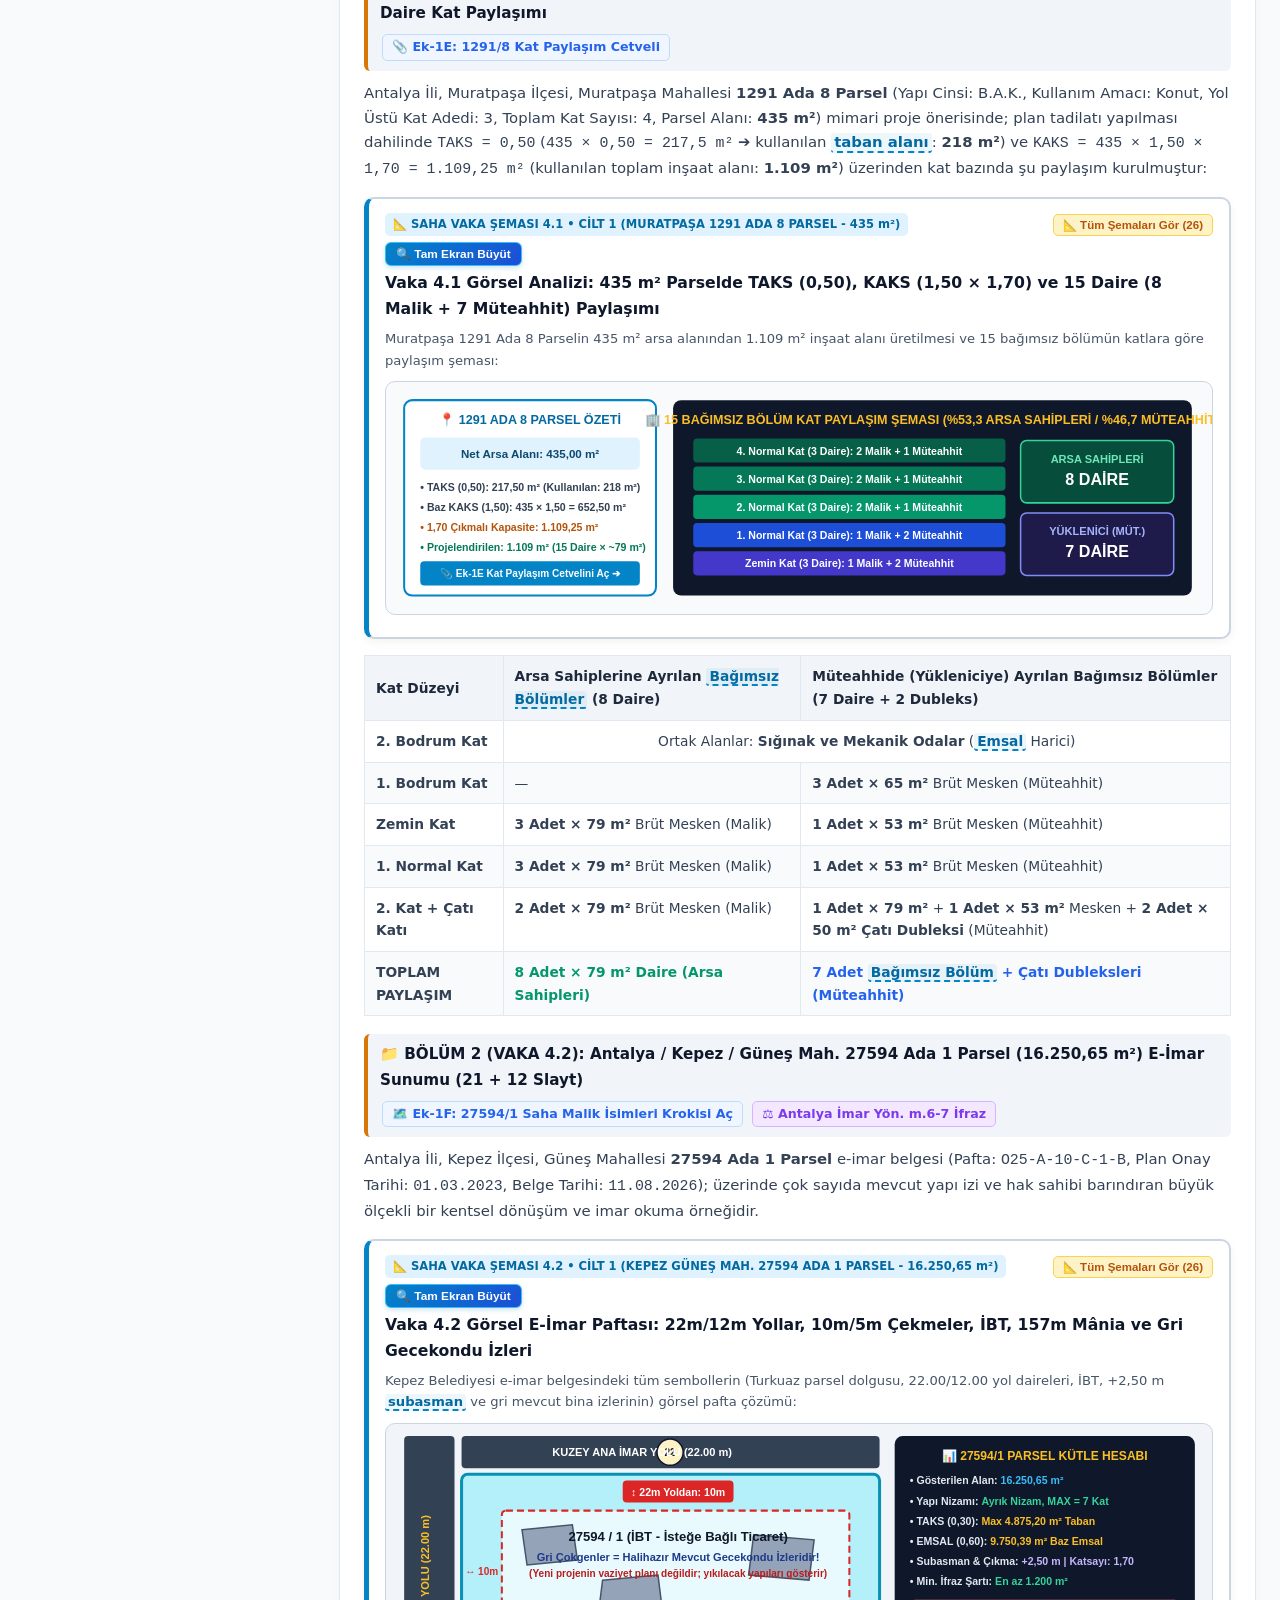
<file: cilt1.html>
<!DOCTYPE html>
<html lang="tr">
<head>
  <meta charset="UTF-8">
  <meta name="viewport" content="width=device-width, initial-scale=1.0">
  <title>CİLT 1: İmar Planı Okuma, EK-1d Semboller ve Mimari Hesaplar | Kentsel Dönüşüm Kütüphanesi</title>
  <link rel="stylesheet" href="ortak.css">
</head>
<body data-cilt="1">

  <main class="main-content">
    <!-- ÜST BAR OTOMATİK YERLEŞİM NOKTASI -->
    <div id="topNavSlot"></div>

    <div class="container">

      <!-- GİRİŞ BAŞLIĞI VE CİLT 1 SUNUM / BÖLÜM / ALT BAŞLIK AĞAÇ HARİTASI -->
      <div class="section-card" style="background: linear-gradient(135deg, #1e293b 0%, #0f172a 100%); color: #fff; border:none;">
        <span class="section-badge" style="background:#fbbf24; color:#0f172a;">CİLT 1 • 5 EĞİTİM SUNUMU MODÜLÜ • GÖRSEL PAFTA ATLASI, KAT PLANLARI & SLAYT SIRALI MİMARİ</span>
        <h1 style="color:#fff; margin-top:6px;">CİLT 1: İmar Planı Okuma, EK-1d Görsel Atlası ve Mimari Alan Hesaplamaları</h1>
        <p style="color:#cbd5e1; margin-bottom:14px;">
          Sınav hazırlığında hem görsel hafızanızı güçlendirmek hem de konu bütünlüğünü korumak amacıyla Cilt 1 kapsamındaki <strong>5 eğitim sunumu ve saha dosyası</strong>; orijinal pafta sembolleri, tarama desenleri, kat planı çizimleri ve kesit şemalarıyla <strong><code>Sunum Adı ➔ Bölümler ➔ Alt Başlıklar</code></strong> hiyerarşisinde aşağıda ve sol Fihrist menüsünde gruplanmıştır:
        </p>

        <!-- 3 KADEMELİ HIZLI GEZİNME HARİTASI -->
        <div class="sunum-harita-grid">
          <div class="sunum-harita-card" style="border-top-color:#3b82f6;">
            <strong class="sunum-title">📊 SUNUM 1.1: Belediye E-İmar Yazı ve Semboller Rehberi (30 Slayt)</strong>
            <a class="bolum-item" href="#s1-b1">📁 Bölüm 1: Ekran Bölümleri & İlk 60 Sn Kontrol (Slayt 1–7)</a>
            <a class="alt-item" href="#s1-b1-1">↳ 1.1. 6 Temel Beceri, 3 Ekran Bölümü & Bilgi Penceresi</a>
            <a class="alt-item" href="#s1-b1-2">↳ 1.2. Kullanım Kısaltmaları ve 7 Adımda Okuma Akışı</a>
            <a class="bolum-item" href="#s1-b2">📁 Bölüm 2: Ölçek, Sınırlar ve Yapılaşma Kodları (Slayt 8–19)</a>
            <a class="alt-item" href="#s1-b2-1">↳ 2.1. Ölçek Cetveli, 5 Sınır Çizgisi & Kadastro/Terk Şeması</a>
            <a class="alt-item" href="#bolum-1-nizam">↳ 2.2. Nizam Kütleleri (A/BL/B), Daire Sembolü & 220m² Zarf</a>
            <a class="bolum-item" href="#s1-b3">📁 Bölüm 3: Doğrulama, 6 Hata ve Mini Uygulama (Slayt 20–30)</a>
            <a class="alt-item" href="#bolum-1-hatalar">↳ 3.1. Üst Üste Semboller, 2022–2026 Kronoloji & 12 Kontrol</a>
          </div>

          <div class="sunum-harita-card" style="border-top-color:#d97706;">
            <strong class="sunum-title">📊 SUNUM 1.2: EK-1d Uygulama İmar Planı Gösterimleri (32 Slayt)</strong>
            <a class="bolum-item" href="#s2-b1">📁 Bölüm 1: 5 Bileşenli Okuma & 12 Sınır Çizgisi (Slayt 1–6)</a>
            <a class="alt-item" href="#s2-b1-cizgi">↳ 1.1. Görsel Sınır, Yaklaşma, Kademe ve İfraz Hatları Atlası</a>
            <a class="bolum-item" href="#s2-b2">📁 Bölüm 2: Konut, Çalışma, Turizm ve Tarım (Slayt 7–12)</a>
            <a class="alt-item" href="#s2-b2-tarama">↳ 2.1. Gerçek Taramalı (Izgara/Çapraz/Çiçek) RGB Renk Kartları</a>
            <a class="bolum-item" href="#s2-b3">📁 Bölüm 3: Kuşaklar, Donatılar, Altyapı ve 7 Hüküm (Slayt 13–32)</a>
            <a class="alt-item" href="#s2-b3-sembol">↳ 3.1. Eğitim (Üçgen), Sağlık (Çift Kare), Kuşak ve Enerji Atlası</a>
            <a class="alt-item" href="#s2-b3-aciklama">↳ 3.2. Katalog Sonu 7 Açıklama Hükmü ve 16 RGB Özeti</a>
          </div>

          <div class="sunum-harita-card" style="border-top-color:#059669;">
            <strong class="sunum-title">📊 SUNUM 1.3: Toplam İnşaat Alanı & 1,70 Çıkma Hesabı (7 Slayt)</strong>
            <a class="bolum-item" href="#s3-b1">📁 Bölüm 1: 1.700 m² Arsa 1,70 Çıkma & Subasman (Slayt 1–7)</a>
            <a class="alt-item" href="#s3-b1-1">↳ 1.1. Görsel Kütle Denklemi (1.955 m² / 2.465 m²)</a>
            <a class="alt-item" href="#s3-b1-2">↳ 1.2. Canlı Ön Fizibilite ve Çıkma Katsayısı Hesaplayıcı</a>
            <strong class="sunum-title" style="margin-top:10px;">📊 SUNUM 1.4 & 1.5: Antalya Saha Parsel Analizleri (3 Vaka)</strong>
            <a class="bolum-item" href="#s4-vaka1">📁 Vaka 1: Muratpaşa 1291/8 (435 m² - 15 Daire Kesit Şeması)</a>
            <a class="bolum-item" href="#bolum-4-kepez">📁 Vaka 2: Kepez 27594/1 (16.250 m² - 12 Slayt & 157m Mânia)</a>
            <a class="bolum-item" href="#bolum-4-muratpasa-1272">📁 Vaka 3: Muratpaşa 1272/26 (482 m² Kat Planları & Kesit)</a>
          </div>
        </div>
      </div>

      <!-- ================================================================= -->
      <!-- SUNUM MODÜLÜ 1.1: BELEDİYE E-İMAR YAZI VE SEMBOLLER REHBERİ (30 SLAYT) -->
      <!-- ================================================================= -->
      <section class="section-card" id="bolum-1">
        <div class="ppt-module-banner">
          <div>
            <span class="ppt-tag">📊 SUNUM MODÜLÜ 1.1 • 30 SLAYT TAM AKIŞ</span>
            <h2>SUNUM 1.1: Belediye E-İmar Yazı ve Semboller Rehberi (Parsel Sorgu Ekranlarını Okuma)</h2>
          </div>
          <div>
            <a class="law-link" onclick="openSplitLaw('paiy-m4')">⚖️ Planlı Alanlar Yön. m.4 & m.5 Aç</a>
            <a class="ek-link" id="ref-eimar-1" onclick="openSplitEk('ek-1a', 'ref-eimar-1')">📎 Ek-1A: İmar Durum Şablonu</a>
          </div>
        </div>

        <!-- BÖLÜM 1 -->
        <div class="ppt-bolum-header" id="s1-b1">
          <span>📁 BÖLÜM 1: E-İmar Ekranının Bölümleri, Bilgi Penceresi ve İlk 60 Saniye Kontrolü (Slayt 1 – 7)</span>
          <span style="font-size:0.75rem; color:#b45309;">Slayt 1–7</span>
        </div>

        <div class="ppt-alt-header" id="s1-b1-1">
          <span>🔹 1.1. E-İmar Okumada 6 Temel Beceri, 3 Ekran Bölümü ve Parsel Bilgi Penceresi (Slayt 1–4, 7)</span>
        </div>

        <div class="grid-3">
          <div class="mini-card"><strong>01. Parseli Doğrulamak</strong>İlçe, mahalle, ada, parsel ve yüzölçümü alanlarını tapu kaydıyla karşılaştırmak.</div>
          <div class="mini-card"><strong>02. Yazıları Çözmek</strong>Kullanım kararı (K, T, TİCK, İBT), nizam (A, B, BL), TAKS, KAKS, emsal ve Yençok değerlerini okumak.</div>
          <div class="mini-card"><strong>03. Sembolleri Okumak</strong>Renk, tarama, sınır, yapı yaklaşma çizgisi, daire içi rakamlar ve yol genişliğini ayırt etmek.</div>
          <div class="mini-card"><strong>04. Hesap Yapmak</strong>Taban alanı, emsale esas toplam alan ve çekmeler sonrası yaklaşık yapı zarfını hesaplamak.</div>
          <div class="mini-card"><strong>05. Uyarıyı Fark Etmek</strong>Plan değişikliği, jeoloji, koruma, taşkın, havaalanı mânia sınırı ve kurum görüşü kısıtlarını görmek.</div>
          <div class="mini-card"><strong>06. Sonucu Doğrulamak</strong>Plan paftası, plan notu ve resmî imar durumu kontrolünü tamamlamak.</div>
        </div>

        <!-- ORTAK.JS TARAFINDAN OTOMATİK DOLDURULAN GÖRSEL EKRAN KARTI -->
        <div id="atlas-eimar-ekran"></div>

        <div class="table-wrap">
          <table>
            <thead>
              <tr><th>Bilgi Penceresi Alanı (Slayt 4)</th><th>Anlamı</th><th>Uygulamada Kritik Dikkat Notu ve İlk 60 Saniye Kontrolü (Slayt 7)</th></tr>
            </thead>
            <tbody>
              <tr><td><strong>İLÇE / MAHALLE & ADA / PARSEL</strong></td><td>Taşınmazın idari ve kadastro kimliği</td><td>Tapu mahallesi ile adres (numarataj) mahallesi farklı olabilir. Ada/parsel numarasını mutlaka tapu senedi veya resmî kadastro kaydıyla karşılaştırın.</td></tr>
              <tr><td><strong>YÜZÖLÇÜMÜ</strong></td><td>Sistemdeki parsel alanı</td><td>E-imar ekranındaki yüzölçümü için çoğu zaman <em>"Tapu alanı değildir"</em> uyarısı yer alır; emsal hesabında terklerden sonraki <strong>net imar parseli alanı</strong> esas alınır.</td></tr>
              <tr><td><strong>PLAN ADI / ÖLÇEĞİ / PİN (İlk 60 Sn)</strong></td><td>Kararın geldiği plan sürümü</td><td><strong>İlk 60 Saniye Kontrolü (Slayt 7):</strong> Plan adı, <code>1/1.000</code> uygulama imar planı ölçeği (<code>1/5.000</code> nazım plan uygulama detayı vermez), pafta no (örn. <code>G24-C-12-A-3-C</code>), onay tarihi, <strong>PİN (Plan İşlem Numarası)</strong> ve kaçıncı plan değişikliği olduğu kontrol edilir.</td></tr>
              <tr><td><strong>KULLANIM KARARI & YAPI KOŞULLARI</strong></td><td>Fonksiyon, Nizam, TAKS, KAKS, Kat, Yençok</td><td>Renk ile kodu paftanın kendi lejantında doğrulayın. Boş görünen KAKS veya yan/arka bahçe alanları için <strong>plan notuna ve bahçe mesafeleri tablosuna</strong> bakın.</td></tr>
              <tr><td><strong>AÇIKLAMA / UYARI</strong></td><td>Özel hüküm, mânia, ifraz veya kurum görüşü</td><td>Subasman kotu (+2,50 m), çıkma katsayısı (1,70), havaalanı mânia sınırı (157 m) ve minimum ifraz (1.200 m²) şartlarını kontrol edin.</td></tr>
            </tbody>
          </table>
        </div>

        <div class="ppt-alt-header" id="s1-b1-2">
          <span>🔹 1.2. Sık Görülen Kullanım Yazıları ve 7 Adımda E-İmar Okuma Sırası (Slayt 5–6)</span>
        </div>
        <div class="grid-3">
          <div class="mini-card">
            <strong>K / T / TİCK / İBT</strong>
            • <strong>K:</strong> Konut alanı | <strong>T:</strong> Ticaret alanı.<br>
            • <strong>TİCK (T+K):</strong> Ticaret + Konut karma kullanım (oran ve cephe şartı plan notundan okunur).<br>
            • <strong>İBT:</strong> İsteğe Bağlı Ticaret alanı.
          </div>
          <div class="mini-card">
            <strong>PARK / DONATI / BHA / YOL</strong>
            • <strong>PARK / YEŞİL:</strong> Özel mülkiyette görünse bile yapı hakkı varsayılmaz.<br>
            • <strong>ANA / İLK / ORTA / LİSE / ASM:</strong> Eğitim ve sağlık alanları.<br>
            • <strong>BHA / RESMÎ KURUM:</strong> Belediye hizmet / kamu alanı.
          </div>
          <div class="mini-card">
            <strong>7 Adımda Okuma Sırası (Slayt 6)</strong>
            <strong>1)</strong> İlçe, mahalle, ada/parseli doğrula ➔ <strong>2)</strong> Plan adı, ölçeği ve tarihini bul ➔ <strong>3)</strong> Parsel sınırı ile plan kararını eşleştir ➔ <strong>4)</strong> Lejanttan renk ve kodu çöz ➔ <strong>5)</strong> Nizam, TAKS, emsal, kat ve çekmeleri oku ➔ <strong>6)</strong> Plan notunu aç ➔ <strong>7)</strong> Resmî imar durumu ile teyit et.
          </div>
        </div>

        <!-- BÖLÜM 2 -->
        <div class="ppt-bolum-header" id="s1-b2">
          <span>📁 BÖLÜM 2: Plan Ölçeği, Renkler, Sınır Çizgileri, Kadastro Farkı ve Yapılaşma Kodları (Slayt 8 – 19)</span>
          <span style="font-size:0.75rem; color:#b45309;">Slayt 8–19</span>
        </div>

        <div class="ppt-alt-header" id="s1-b2-1">
          <span>🔹 2.1. Plan Ölçeği Cetveli, 5 Sınır Çizgisi ve Kadastro vs. İmar Katmanı (Yol/Park Terki) Şeması (Slayt 8–11, 29)</span>
        </div>

        <!-- ORTAK.JS TARAFINDAN OTOMATİK DOLDURULAN ÖLÇEK VE KADASTRO/İMAR KESİŞİM ATLASI -->
        <div id="atlas-eimar-olcek"></div>

        <div class="ppt-alt-header" id="bolum-1-nizam">
          <span>🔹 2.2. Yapı Nizamları (A, BL, B), Daire İçi Değerler (5 / A-4 / 3), TAKS vs. Yapı Zarfı ve Plan Notları (Slayt 12–19, 25–26)</span>
          <a class="law-link" onclick="openSplitLaw('ant-m23')">⚖️ Antalya İmar Yön. m.23 Bahçe Mesafeleri</a>
        </div>

        <!-- ORTAK.JS TARAFINDAN OTOMATİK DOLDURULAN NİZAM KÜTLELERİ VE 220 m² YAPI ZARFI ATLASI -->
        <div id="atlas-eimar-nizam"></div>

        <div class="daire-sembol-wrap">
          <div style="text-align:center;">
            <div class="imar-circle">
              <span style="color:var(--blue);">5</span>
              <div class="line"></div>
              <span style="color:var(--primary);">A - 4</span>
              <div class="line"></div>
              <span style="color:var(--green);">3</span>
            </div>
            <div style="font-size:0.78rem; margin-top:6px; font-weight:600;">
              Üstte <strong>5</strong>: Ön Bahçe (5 m)<br>
              Ortada <strong>A-4</strong>: Ayrık Nizam, 4 Kat<br>
              Altta <strong>3</strong>: Yan Bahçe (3 m)
            </div>
          </div>

          <div style="text-align:center;">
            <div class="imar-circle">
              <span style="color:var(--accent);">0,30</span>
              <div class="line"></div>
              <span style="color:var(--purple);">1,20</span>
            </div>
            <div style="font-size:0.78rem; margin-top:6px; font-weight:600;">
              Üstte <strong>0,30</strong>: TAKS (Taban Alanı Katsayısı)<br>
              Altta <strong>1,20</strong>: KAKS / Emsal<br>
              <em>(1.000 m² arsada: Taban 300 m², Emsal 1.200 m²)</em>
            </div>
          </div>
        </div>

        <!-- BÖLÜM 3 -->
        <div class="ppt-bolum-header" id="s1-b3">
          <span>📁 BÖLÜM 3: Üst Üste Gelen Semboller, Plan Değişikliği Kronolojisi, 6 Kritik Hata ve 12 Kontrol Maddesi (Slayt 20 – 30)</span>
          <span style="font-size:0.75rem; color:#b45309;">Slayt 20–30</span>
        </div>

        <div class="ppt-alt-header" id="bolum-1-hatalar">
          <span>🔹 3.1. Üst Üste Gelen Semboller (Slayt 22), Plan Değişikliği Takibi (Slayt 28), 6 Hata ve 12 Kontrol Listesi</span>
        </div>

        <!-- ORTAK.JS TARAFINDAN OTOMATİK DOLDURULAN KESİŞİM VE KRONOLOJİ KARTI -->
        <div id="atlas-eimar-kesisim"></div>

        <div class="grid-2">
          <div class="alert-box alert-danger" style="margin:0;">
            <strong>❌ Sık Yapılan 6 Kritik Hata (Slayt 23)</strong>
            <ul class="clean-list" style="margin-top:6px; margin-bottom:0;">
              <li><strong>1. Eski paftayı güncel sanmak:</strong> Onay tarihini, PİN numarasını ve son plan değişikliğini kontrol etmemek.</li>
              <li><strong>2. Sadece renge bakıp karar vermek:</strong> Lejant, sınır, kod, üst üste gelen katmanlar (taşkın/park kesişimi - Slayt 22) ve plan notunu birlikte okumamak.</li>
              <li><strong>3. Emsali net satılabilir alan sanmak:</strong> Emsal hesabı ile proje net/brüt alanlarını karıştırmak.</li>
              <li><strong>4. Kat adedini yükseklikle eşitlemek:</strong> Yençok (metre), subasman ve havaalanı mânia kotunu ayrı incelememek.</li>
              <li><strong>5. Kadastro sınırını imar adası (veya gri yapı izlerini onaylı proje) sanmak:</strong> Mülkiyet ile plan kararını karşılaştırmamak.</li>
              <li><strong>6. Bilgi amaçlı ekran görüntüsünü ruhsat hakkı sanmak:</strong> İlgili idareden resmî imar durum belgesi almamak.</li>
            </ul>
          </div>
          <div class="alert-box alert-success" style="margin:0;">
            <strong>✅ 12 Maddelik Parsel Kontrol Listesi (Slayt 24)</strong>
            <ul class="clean-list" style="margin-top:6px; margin-bottom:0;">
              <li>✓ <strong>1.</strong> Ada–parsel ve mahalle eşleşiyor | ✓ <strong>2.</strong> Plan adı, türü ve ölçeği (1/1.000) doğru.</li>
              <li>✓ <strong>3.</strong> Onay tarihi ile değişiklikler güncel | ✓ <strong>4.</strong> Plan onama sınırı içinde.</li>
              <li>✓ <strong>5.</strong> Kullanım kararı (K, TİCK, İBT) ve lejant kodu açık | ✓ <strong>6.</strong> Yapı nizamı, emsal, TAKS ve Yençok okundu.</li>
              <li>✓ <strong>7.</strong> Ön, yan ve arka çekmeler işlendi | ✓ <strong>8.</strong> Yol genişliği ve cephe koşulu kontrol edildi.</li>
              <li>✓ <strong>9.</strong> Plan notları ile açıklama raporu okundu | ✓ <strong>10.</strong> Özel katmanlar (sit, taşkın, mânia) ve kurum görüşleri tarandı.</li>
              <li>✓ <strong>11.</strong> Kadastro ve imar sınırları (yol/park terki - Slayt 29) karşılaştırıldı | ✓ <strong>12.</strong> Resmî imar durumu alındı <a class="ek-link" onclick="openSplitEk('ek-1b')">📎 Ek-1B: 1.000 m² Mini Uygulama Çözümü</a>.</li>
            </ul>
          </div>
        </div>
      </section>

      <!-- ================================================================= -->
      <!-- SUNUM MODÜLÜ 1.2: EK-1d UYGULAMA İMAR PLANI GÖSTERİMLERİ (32 SLAYT) -->
      <!-- ================================================================= -->
      <section class="section-card" id="bolum-2">
        <div class="ppt-module-banner" style="background: linear-gradient(135deg, #0f172a 0%, #78350f 100%);">
          <div>
            <span class="ppt-tag">📊 SUNUM MODÜLÜ 1.2 • 32 SLAYT TAM AKIŞ + GÖRSEL PAFTA SEMBOLLERİ & TARAMA ATLASI</span>
            <h2>SUNUM 1.2: EK-1d Uygulama İmar Planı Gösterimleri Açıklamalı Rehberi (26 Sayfa Katalog)</h2>
          </div>
          <a class="ek-link" id="ref-ek1d-1" onclick="openSplitEk('ek-1d-rgb', 'ref-ek1d-1')">📎 Ek-1C: Standart RGB Renk Kodları İkiz Ekranda Aç</a>
        </div>

        <!-- BÖLÜM 1: SINIRLAR VE ÇİZGİ TİPLERİ GÖRSEL KARTELASI -->
        <div class="ppt-bolum-header" id="s2-b1">
          <span>📁 BÖLÜM 1: EK-1d Okuma Mantığı (5 Bileşen) ve 12 Sınır / Hat Çizgisi Görsel Kartelası (Slayt 1 – 6)</span>
          <span style="font-size:0.75rem; color:#b45309;">Slayt 1–6</span>
        </div>

        <p id="s2-b1-cizgi">Bakanlık Mekânsal Planlama Genel Müdürlüğü tarafından yayımlanan <strong>EK-1d Uygulama İmar Planı Gösterimleri</strong> (26 sayfa yatay A4 katalog; <strong>22 Ocak 2026</strong> güncellemeli); her plan kararını <strong>5 bileşenle (1- Çizgi Tipi, 2- Kısa Kod, 3- Piktogram, 4- Tarama Deseni, 5- Alan Renk Kodu RGB)</strong> standartlaştırır. Aşağıdaki görsel kartelada katalogdaki <strong>12 temel sınır ve hat çizgisi</strong> birebir vektörel çizimleriyle gösterilmiştir:</p>

        <!-- ORTAK.JS TARAFINDAN OTOMATİK DOLDURULAN 12 SINIR ÇİZGİSİ GÖRSEL ATLASI -->
        <div id="atlas-ek1d-cizgi"></div>

        <!-- BÖLÜM 2: ARAZİ KULLANIM RENK + TARAMA DESENİ + SEMBOL GÖRSEL ATLASI -->
        <div class="ppt-bolum-header" id="s2-b2">
          <span>📁 BÖLÜM 2: Konut, Ticaret, Sanayi, Turizm ve Tarım Alanları Görsel Renk + Tarama Deseni Atlası (Slayt 6 – 12)</span>
          <span style="font-size:0.75rem; color:#b45309;">Slayt 6–12</span>
        </div>

        <p id="s2-b2-tarama">Aynı veya yakın renk ailesindeki arazi kullanımlarını birbirinden ayıran en önemli unsur <strong>tarama deseni (ızgara, çapraz kafes, nokta, çiçek/yıldız doku, dairesel halka)</strong> ve kutu içindeki kısa koddur. Aşağıdaki görsel kartlarda her kullanım gerçek RGB rengi ve katalog taramasıyla gösterilmiştir:</p>

        <!-- ORTAK.JS TARAFINDAN OTOMATİK DOLDURULAN GERÇEK TARAMALI VE RGB RENKLİ KULLANIM KARTLARI -->
        <div id="atlas-ek1d-tarama"></div>

        <!-- BÖLÜM 3: KORUMA KUŞAKLARI, SOSYAL ALTYAPI PİKTOGRAMLARI VE 7 HÜKÜM -->
        <div class="ppt-bolum-header" id="s2-b3">
          <span>📁 BÖLÜM 3: Koruma Kuşakları, Eğitim (Üçgen), Sağlık (Çift Kare), Yeşil Alan ve Ulaşım/Enerji Piktogram Atlası (Slayt 13 – 32)</span>
          <span style="font-size:0.75rem; color:#b45309;">Slayt 13–32</span>
        </div>

        <p id="s2-b3-sembol">Sınavda pafta üzerindeki sembolleri saniyeler içinde tanımanızı sağlayan <strong>Geometrik Piktogram ve Kutu Kodu Anahtarı</strong> aşağıdadır:</p>

        <!-- ORTAK.JS TARAFINDAN OTOMATİK DOLDURULAN PİKTOGRAM VE SEMBOL HAFIZA KARTLARI -->
        <div id="atlas-ek1d-sembol"></div>

        <div class="ppt-alt-header" id="s2-b3-aciklama">
          <span>🔹 3.2. EK-1d Kataloğu Sonundaki 7 Resmi Açıklama Hükmü (Slayt 28)</span>
        </div>
        <div class="grid-2">
          <div class="mini-card" style="border-left:4px solid var(--blue);">
            <strong>📌 Hüküm 1 – 4: Yoğunluk, Yükseklik ve Etüt Verileri</strong>
            <ul class="clean-list" style="margin-top:6px; margin-bottom:0;">
              <li><strong>1. Net Nüfus Yoğunluğu:</strong> Uygulama imar planında <strong>1 hektar (10.000 m²) "net yapı alanı"na</strong> (yol sınırları içindeki yapı adaları/parseller toplamına) düşen nüfus sayısıdır.</li>
              <li><strong>2. Yapı Düzeni Gösterimleri:</strong> Yapılaşma koşulları tam belirtilmek kaydıyla birlikte veya ayrı ayrı kullanılabilir.</li>
              <li><strong>3. Yükseklik (Yn) ve KAKS Zorunluluğu:</strong> Planda yüksekliğin serbest (veya 7221 s.K. sonrası Yençok) belirlenmesi durumunda <strong>aynı zamanda KAKS (Emsal) belirtilmek zorundadır.</strong></li>
              <li><strong>4. Etüt Raporları:</strong> Onaylı jeolojik/jeoteknik etüt raporlarındaki önlemli alan ve yerleşime uygunluk verileri plana işlenir.</li>
            </ul>
          </div>
          <div class="mini-card" style="border-left:4px solid var(--purple);">
            <strong>📌 Hüküm 5 – 7: Parantez İçi Gösterimler ve Özel Eğitim</strong>
            <ul class="clean-list" style="margin-top:6px; margin-bottom:0;">
              <li><strong>5. Belediye Hizmet Alanı (BHA):</strong> BHA kapsamında kalan kullanımlardan uygulama imar planında belirlenecek tesis türü <strong>parantez içinde</strong> belirtilir.</li>
              <li><strong>6. Resmî Kurum Alanı:</strong> Resmî Kurum Alanında yer alacak kamu kurum ve kuruluşunun adı <strong>parantez içinde</strong> belirtilir.</li>
              <li><strong>7. Özel Eğitim Alanı (Ö):</strong> İlkokul, ortaokul ve lise gibi eğitim tesisleri birlikte yapılabileceği gibi ayrı ayrı da yapılabilir; ancak eğitim tesisi türünün uygun sembolü işaretlenir.</li>
            </ul>
          </div>
        </div>
      </section>

      <!-- ================================================================= -->
      <!-- SUNUM MODÜLÜ 1.3 (BÖLÜM 3): TOPLAM İNŞAAT ALANI VE 1,70 ÇIKMA HESABI (7 SLAYT) -->
      <!-- ================================================================= -->
      <section class="section-card" id="bolum-3">
        <div class="ppt-module-banner" style="background: linear-gradient(135deg, #065f46 0%, #0f172a 100%);">
          <div>
            <span class="ppt-tag">📊 SUNUM MODÜLÜ 1.3 • 7 SLAYT TAM AKIŞ</span>
            <h2>SUNUM 1.3: Toplam İnşaat Alanı Hesabı (1.700 m² Arsa, 1,70 Çıkma ve +2,50 m Subasman)</h2>
          </div>
          <div>
            <a class="law-link" onclick="openSplitLaw('ant-m41')">⚖️ Antalya İmar Yön. m.41 Çıkmalar Aç</a>
            <a class="ek-link" id="ref-hesap-1" onclick="openSplitEk('ek-1d-hesap', 'ref-hesap-1')">📎 Ek-1D: 1.700 m² Hesap Tablosu</a>
          </div>
        </div>

        <div class="ppt-bolum-header" id="s3-b1">
          <span>📁 BÖLÜM 1: 1.700 m² Arsa Üzerinden 1,70 Çıkma Katsayısı ve +2,50 m Subasman Ön Fizibilite Hesabı (Slayt 1 – 7)</span>
          <span style="font-size:0.75rem; color:#047857;">Slayt 1–7</span>
        </div>

        <div class="ppt-alt-header" id="s3-b1-1">
          <span>🔹 1.1. Görsel Kütle Denklemi (510 m² + 1.445 m² = 1.955 m² / +Bodrum = 2.465 m²)</span>
        </div>

        <div class="grid-3">
          <div class="mini-card" style="border-top:4px solid var(--blue);">
            <strong>1. İmar Hakkının İki Sınırı (Slayt 1–2)</strong>
            <strong>Verilenler:</strong> <code>1.700 m²</code> Arsa, <code>TAKS: 0,30</code>, <code>KAKS: 0,80</code>, <code>Çıkma: 1,70</code>.<br>
            • <strong>Azami Zemin Oturumu (TAKS):</strong> <code>1.700 × 0,30 = 510 m²</code>.<br>
            • <strong>Emsale Dâhil Toplam (KAKS):</strong> <code>1.700 × 0,80 = 1.360 m²</code>.
          </div>
          <div class="mini-card" style="border-top:4px solid var(--accent);">
            <strong>2. 1,70 Katsayısının Uygulanması (Slayt 3–4)</strong>
            • <strong>1) Zemin Kat:</strong> <code>510 m²</code> (sabit ayrılır).<br>
            • <strong>2) Üst Katlara Kalan Emsal:</strong> <code>1.360 − 510 = 850 m²</code>.<br>
            • <strong>3) Çıkmalı Üst Kat Alanı:</strong> <code>850 × 1,70 = 1.445 m²</code>.<br>
            • <strong>Genel Formül:</strong> <code>[(KAKS − TAKS) × 1,70 + TAKS] × Parsel = 510 + 1.445 =</code> <strong><code>1.955 m²</code></strong>.
          </div>
          <div class="mini-card" style="border-top:4px solid var(--green);">
            <strong>3. +2,50 m Subasman Etkisi (Slayt 5–7)</strong>
            • <strong>+2,50 m Subasman Kotu</strong> kendiliğinden KAKS'ı artırmaz.<br>
            • Ancak projede tam oturumlu (varsayımsal <code>+510 m²</code>) bir bodrum kat yapılırsa fiziksel toplam alan: <code>1.955 + 510 =</code> <strong><code>2.465 m²</code></strong> olur.
          </div>
        </div>

        <!-- CANLI İNTERAKTİF HESAPLAYICI -->
        <div class="calc-box" id="s3-b1-2">
          <div style="font-weight:700; font-size:0.96rem; margin-bottom:10px; color:#fbbf24;">🧮 Canlı Ön Fizibilite, Emsal ve Çıkma Katsayısı Hesaplayıcı (Tüm Parseller İçin)</div>
          <div class="calc-grid">
            <div><label>Net Parsel Alanı (m²)</label><input type="number" id="c_parsel" value="16250.65" step="100" oninput="hesaplaFizibilite()"></div>
            <div><label>TAKS Oranı (Örn: 0.30)</label><input type="number" step="0.05" id="c_taks" value="0.30" oninput="hesaplaFizibilite()"></div>
            <div><label>KAKS / Emsal (Örn: 0.60)</label><input type="number" step="0.05" id="c_kaks" value="0.60" oninput="hesaplaFizibilite()"></div>
            <div><label>Kat Adedi (Örn: 7)</label><input type="number" step="1" id="c_kat" value="7" oninput="hesaplaFizibilite()"></div>
            <div><label>Çıkma Katsayısı (1.00 / 1.70)</label><input type="number" step="0.10" id="c_cikma" value="1.00" oninput="hesaplaFizibilite()"></div>
          </div>
          <div class="calc-results">
            <div class="calc-res-item"><span>Azami Taban (TAKS)</span><strong id="r_taks">4.875,20 m²</strong></div>
            <div class="calc-res-item"><span>Emsale Dâhil Toplam (KAKS)</span><strong id="r_kaks">9.750,39 m²</strong></div>
            <div class="calc-res-item"><span>Kat Başına Eşit Dağılım</span><strong id="r_katbasi">1.392,91 m²/kat</strong></div>
            <div class="calc-res-item"><span>Çıkma Katsayılı Toplam Alan</span><strong id="r_haric" style="color:#34d399;">9.750,39 m²</strong></div>
          </div>
        </div>
      </section>

      <!-- ================================================================= -->
      <!-- SUNUM MODÜLÜ 1.4 & 1.5 (BÖLÜM 4): ANTALYA GERÇEK SAHA PROJE VE PARSEL VAKA ANALİZLERİ -->
      <!-- ================================================================= -->
      <section class="section-card" id="bolum-4">
        <div class="ppt-module-banner" style="background: linear-gradient(135deg, #3b0764 0%, #0f172a 100%);">
          <div>
            <span class="ppt-tag">📊 SUNUM MODÜLÜ 1.4 & 1.5 • KEPEZ 27594/1 (21+12 SLAYT) & MURATPAŞA (1291/8 & 1272/26) PROJE VAKALARI</span>
            <h2>4. Antalya Saha Vaka Analizleri: Muratpaşa (1291/8), Kepez (27594/1) ve Muratpaşa (1272/26)</h2>
          </div>
        </div>

        <!-- VAKA 4.1: MURATPAŞA 1291 ADA 8 PARSEL -->
        <div class="ppt-bolum-header" id="s4-vaka1">
          <span>📁 BÖLÜM 1 (VAKA 4.1): Antalya / Muratpaşa 1291 Ada 8 Parsel (435 m²) Mimari Kroki ve 15 Daire Kat Paylaşımı</span>
          <a class="ek-link" id="ref-kroki-1" onclick="openSplitEk('ek-1e-kroki', 'ref-kroki-1')">📎 Ek-1E: 1291/8 Kat Paylaşım Cetveli</a>
        </div>

        <h3 style="display:none;">4.1. Vaka 1: Antalya / Muratpaşa 1291 Ada 8 Parsel (435 m²) Mimari Kroki Analizi</h3>
        <p>Antalya İli, Muratpaşa İlçesi, Muratpaşa Mahallesi <strong>1291 Ada 8 Parsel</strong> (Yapı Cinsi: B.A.K., Kullanım Amacı: Konut, Yol Üstü Kat Adedi: 3, Toplam Kat Sayısı: 4, Parsel Alanı: <strong>435 m²</strong>) mimari proje önerisinde; plan tadilatı yapılması dahilinde <code>TAKS = 0,50</code> (<code>435 × 0,50 = 217,5 m²</code> ➔ kullanılan taban alanı: <strong>218 m²</strong>) ve <code>KAKS = 435 × 1,50 × 1,70 = 1.109,25 m²</code> (kullanılan toplam inşaat alanı: <strong>1.109 m²</strong>) üzerinden kat bazında şu paylaşım kurulmuştur:</p>

        <div class="table-wrap">
          <table>
            <thead>
              <tr><th>Kat Düzeyi</th><th>Arsa Sahiplerine Ayrılan Bağımsız Bölümler (8 Daire)</th><th>Müteahhide (Yükleniciye) Ayrılan Bağımsız Bölümler (7 Daire + 2 Dubleks)</th></tr>
            </thead>
            <tbody>
              <tr><td><strong>2. Bodrum Kat</strong></td><td colspan="2" style="text-align:center;">Ortak Alanlar: <strong>Sığınak ve Mekanik Odalar</strong> (Emsal Harici)</td></tr>
              <tr><td><strong>1. Bodrum Kat</strong></td><td>—</td><td><strong>3 Adet × 65 m²</strong> Brüt Mesken (Müteahhit)</td></tr>
              <tr><td><strong>Zemin Kat</strong></td><td><strong>3 Adet × 79 m²</strong> Brüt Mesken (Malik)</td><td><strong>1 Adet × 53 m²</strong> Brüt Mesken (Müteahhit)</td></tr>
              <tr><td><strong>1. Normal Kat</strong></td><td><strong>3 Adet × 79 m²</strong> Brüt Mesken (Malik)</td><td><strong>1 Adet × 53 m²</strong> Brüt Mesken (Müteahhit)</td></tr>
              <tr><td><strong>2. Kat + Çatı Katı</strong></td><td><strong>2 Adet × 79 m²</strong> Brüt Mesken (Malik)</td><td><strong>1 Adet × 79 m²</strong> + <strong>1 Adet × 53 m²</strong> Mesken + <strong>2 Adet × 50 m² Çatı Dubleksi</strong> (Müteahhit)</td></tr>
              <tr style="background:#f0fdf4; font-weight:700;"><td><strong>TOPLAM PAYLAŞIM</strong></td><td><strong style="color:var(--green);">8 Adet × 79 m² Daire (Arsa Sahipleri)</strong></td><td><strong style="color:var(--blue);">7 Adet Bağımsız Bölüm + Çatı Dubleksleri (Müteahhit)</strong></td></tr>
            </tbody>
          </table>
        </div>

        <!-- VAKA 4.2: KEPEZ GÜNEŞ MAHALLESİ 27594 ADA 1 PARSEL -->
        <div class="ppt-bolum-header" id="bolum-4-kepez">
          <span>📁 BÖLÜM 2 (VAKA 4.2): Antalya / Kepez / Güneş Mah. 27594 Ada 1 Parsel (16.250,65 m²) E-İmar Sunumu (21 + 12 Slayt)</span>
          <div>
            <a class="ek-link" id="ref-kepez-1" onclick="openSplitEk('ek-1f-malik', 'ref-kepez-1')">🗺️ Ek-1F: 27594/1 Saha Malik İsimleri Krokisi Aç</a>
            <a class="law-link" onclick="openSplitLaw('ant-m6')">⚖️ Antalya İmar Yön. m.6-7 İfraz</a>
          </div>
        </div>

        <h3 style="display:none;">4.2. Vaka 2: Antalya / Kepez / Güneş Mahallesi 27594 Ada 1 Parsel (16.250,65 m²) E-İmar ve Alan Analizi</h3>
        <p>Antalya İli, Kepez İlçesi, Güneş Mahallesi <strong>27594 Ada 1 Parsel</strong> e-imar belgesi (Pafta: <code>O25-A-10-C-1-B</code>, Plan Onay Tarihi: <code>01.03.2023</code>, Belge Tarihi: <code>11.08.2026</code>); üzerinde çok sayıda mevcut yapı izi ve hak sahibi barındıran büyük ölçekli bir kentsel dönüşüm ve imar okuma örneğidir.</p>

        <div class="grid-2">
          <div class="mini-card" style="border-left:4px solid var(--blue);">
            <strong>🗺️ Haritadaki Harf, Rakam ve Sembollerin Çözümü (Slayt 3–5)</strong>
            <ul class="clean-list" style="margin-top:6px; margin-bottom:0;">
              <li><strong><code>27594/1</code> (Turkuaz Dolgu):</strong> Sorgulanan taşınmazın ada/parsel numarası (Çevredeki <code>27597/1</code>, <code>27573/1</code> komşu ada/parsellerdir).</li>
              <li><strong>Daire İçinde <code>22.00</code> ve <code>12.00</code>:</strong> Kuzey ve batıdaki <strong>22 m</strong> ana imar yolları ile güney ve doğudaki <strong>12 m</strong> imar yolları.</li>
              <li><strong>Sınıra Yakın <code>10</code> ve <code>5</code> Rakamları:</strong> Yapının 22 m'lik yoldan <strong>10,00 m</strong>, 12 m'lik yoldan <strong>5,00 m</strong> ön bahçe çekme mesafesi.</li>
              <li><strong><code>İBT</code> Yazısı ve <code>P</code> Karesi:</strong> <strong>İBT:</strong> İsteğe Bağlı Ticaret (Konut + İsteğe Bağlı Ticaret). <strong>Kare içinde P:</strong> Otopark gösterimi.</li>
              <li><strong>Gri Bina Şekilleri:</strong> Harita altlığındaki <strong>mevcut yapı (gecekondu/bina) izleridir</strong>; yeni yapılacak binaların onaylı yerleşim planını göstermez!</li>
            </ul>
          </div>

          <div class="mini-card" style="border-left:4px solid var(--accent);">
            <strong>🏗️ Yapılaşma Koşulları ve Tamamlanacak 4 Belge (Slayt 6–12)</strong>
            <ul class="clean-list" style="margin-top:6px; margin-bottom:0;">
              <li><strong>Gösterilen Yüzölçümü:</strong> <code>16.250,65 m²</code> <em>("Tapu alanı değildir" uyarısı içerir).</em></li>
              <li><strong>Nizam, Kat ve Saçak:</strong> <code>AYRIK Nizam</code> | <code>MAX = 7 Kat</code> (Zemin + 6 normal kat) | Saçak Seviyesi: <code>P.A.İ.Y.</code>.</li>
              <li><strong>Alan Hesabı:</strong> <code>TAKS: MAX = 0,30</code> ➔ Taban Üst Sınırı: <strong><code>4.875,20 m²</code></strong> | <code>EMSAL: 0,60</code> ➔ Emsale Dâhil Toplam: <strong><code>9.750,39 m²</code></strong> (7 kata eşit dağılımda: <code>1.392,91 m²/kat</code>).</li>
              <li><strong>Subasman, Çıkma, İfraz & Mânia:</strong> Subasman: <code>+2,50 m</code> | Çıkma Katsayısı: <code>1.70 M</code> | Min. İfraz: <strong><code>1.200 m²</code></strong> | <strong>✈️ Havaalanı Mânia Sınırı: 157 m</strong> (Baca ve anten dâhil deniz seviyesinden en üst kot).</li>
              <li><strong>Uygulama İçin Tamamlanacak 4 Belge (Slayt 12):</strong> 1) Güncel onaylı imar durumu ve plan notları (İBT kapsamı), 2) Bahçe mesafeleri tablosu (yan/arka bahçe), 3) 1,70 katsayısı plan hükmü, 4) Tapu, aplikasyon ve kot belgeleri.</li>
            </ul>
          </div>
        </div>

        <!-- VAKA 4.3: MURATPAŞA 1272 ADA 26 PARSEL (482 m² İBZT + KONUT KONSEPTİ) -->
        <div class="ppt-bolum-header" id="bolum-4-muratpasa-1272">
          <span>📁 BÖLÜM 3 (VAKA 4.3): Antalya / Muratpaşa 1272 Ada 26 Parsel (482,00 m² İBZT + Konut) 1,70 Katsayılı Konsept ve Kat Planları (7 Sayfa)</span>
          <div>
            <a class="ek-link" id="ref-1272-1" onclick="openSplitEk('ek-1g-1272', 'ref-1272-1')">📎 Ek-1G: 1272/26 Kat Alan Cetveli & Konsept Planı</a>
            <a class="law-link" onclick="openSplitLaw('paiy-m4')">⚖️ PAİY m.5/6 (%40 TAKS Kuralı) Aç</a>
          </div>
        </div>

        <p>Antalya İli, Muratpaşa İlçesi <strong>1272 Ada 26 Parsel</strong> (Kullanıcı beyanı yüzölçümü: <strong>482,00 m²</strong>) için yüklenen E-İmar ve İBZT belgeleri üzerinden yapılan ön tasarım ve doğrulama sınırları analizi; sahada <strong>TAKS/KAKS yazmayan veya çelişkili plan notu içeren e-imar belgelerinin</strong> nasıl okunacağını ve kat planlarının nasıl kurgulandığını gösteren örnek çalışmadır:</p>

        <!-- ORTAK.JS TARAFINDAN OTOMATİK DOLDURULAN 1272/26 KAT PLANLARI VE KESİT ŞEMASI -->
        <div id="atlas-vaka-1272"></div>

        <div class="grid-2">
          <div class="mini-card" style="border-left:4px solid var(--purple);">
            <strong>📋 Parsel Verileri ve Belgedeki Kritik Çelişki (Sayfa 1 & 7)</strong>
            <ul class="clean-list" style="margin-top:6px; margin-bottom:0;">
              <li><strong>Plan Fonksiyonu ve Düzeni:</strong> <code>İsteğe Bağlı Zemin Ticaret (İBZT) + Konut</code> | <code>Ayrık Nizam / DÖRT Kat</code> (Zemin + 3 Normal Kat) | Subasman Kotu: <code>+2,50 m</code>.</li>
              <li><strong>Bahçe Mesafeleri:</strong> Yol: <code>5,00 m veya 0,00 m</code> | Yan bahçe: <code>3,00 m</code> | Arka bahçe: <code>h/2</code>.</li>
              <li><strong>TAKS / KAKS Eksikliği ve %40 Ön Kabulü:</strong> E-imar belgesinde sayısal TAKS/KAKS değeri bulunmamaktadır. Planlı Alanlar İmar Yönetmeliği (m.5/6) uyarınca planda açık TAKS olmayan ayrık/blok nizam için <strong>TAKS 0,40</strong> (<code>482 × 0,40 = 192,80 m²</code> varsayımsal taban oturumu) ön senaryo olarak seçilmiştir.</li>
              <li><strong>Belgedeki 1,70 Çelişkisi:</strong> E-imar belgesinin Açıklama 1 satırında <em>"Çıkma Katsayısı = 1.70"</em>, Açıklama 2 satırında ise <em>"Çıkma katsayısı yok"</em> yazmaktadır (kesin uygulama için belediyeden resmî imar durumu ve plan notu teyidi şarttır).</li>
            </ul>
          </div>

          <div class="mini-card" style="border-left:4px solid var(--green);">
            <strong>🧮 482 m² Arsa İçin İki Farklı 1,70 Hesap Senaryosu (Sayfa 2–5)</strong>
            <ul class="clean-list" style="margin-top:6px; margin-bottom:0;">
              <li><strong>Senaryo 1 (Zemin Sabit + 3 Normal Katta 1,70 = 1.176,08 m²):</strong><br>
                • <em>Zemin Kat:</em> <code>192,80 m²</code> brüt (<code>34,00 m²</code> ortak alan + <strong>2 adet × 79,40 m²</strong> brüt 2+1 daire).<br>
                • <em>1., 2. ve 3. Normal Katlar:</em> Her kat <code>192,80 × 1,70 = 327,76 m²</code> brüt (her katta <code>34,00 m²</code> ortak alan + <strong>2 adet × 146,88 m²</strong> brüt 2+1 daire; ayrı mutfaklı).<br>
                • <em>Üst Yapı Toplamı:</em> <code>192,80 + (3 × 327,76) =</code> <strong><code>1.176,08 m²</code></strong> (Toplam 136 m² ortak alan + 1.040,08 m² daire brütü = <strong>8 Konut</strong>; bodrum/subasman altı hariç).</li>
              <li><strong>Senaryo 2 (1,70 Tüm 4 Katın Baz Toplamına Uygulanırsa = 1.311,04 m²):</strong><br>
                <code>482 × 0,40 × 4 × 1,70 =</code> <strong><code>1.311,04 m²</code></strong> (Zemin kat için de büyüme kabul eden alternatif model).</li>
              <li><strong>Tamamlanacak 5 Resmi Veri:</strong> 1) 482 m²'nin net imar parseli/tapu kaydıyla doğrulanması, 2) Onaylı ölçü krokisi/köşe koordinatları, 3) Sayısal TAKS/KAKS veya yapı zarfı belediye yazısı, 4) <code>5,00 / 0,00 m</code> yol çekmesinin hangi cepheye uygulanacağı, 5) +2,50 m subasman altındaki İBZT ticaretin alan hesabı.</li>
            </ul>
          </div>
        </div>
      </section>

      <!-- ================================================================= -->
      <!-- BÖLÜM 5: CİLT 1 EKLER VE REFERANS BELGELER ARŞİVİ -->
      <!-- ================================================================= -->
      <section class="section-card" id="bolum-5" style="border: 2px solid var(--blue);">
        <span class="section-badge" style="background:var(--blue-light); color:var(--blue);">CİLT 1 EKLER ARŞİVİ • İKİZ EKRANDA VEYA TAM SAYFADA İNCELE (EK-1A – EK-1G)</span>
        <h2>📎 Cilt 1 Ek Belgeler, Krokiler ve Referans Tabloları (Ek-1A – Ek-1G)</h2>

        <!-- EK-1A -->
        <div class="mini-card" id="ek-1a" style="margin-bottom:14px; border-left:4px solid var(--blue);">
          <div style="display:flex; justify-content:space-between; align-items:center; margin-bottom:6px;">
            <strong style="color:var(--blue);">📄 Ek-1A: Temsili Resmî İmar Durum Belgesi Doğrulama Şablonu (Slayt 27)</strong>
            <button onclick="openSplitEk('ek-1a')" class="ek-link">◫ Sağ İkiz Ekranda Sabitle</button>
          </div>
          <p style="font-size:0.85rem; margin-bottom:0;"><strong>Kontrol Unsurları:</strong> 1) Kimlik (İlçe, Mahalle, Ada, Parsel, Tapu ve Net İmar Alanı) | 2) Plan (1/1.000 UİP Adı, Pafta, Onay Tarihi, PİN) | 3) Yapı Düzeni (Kullanım, Nizam, TAKS, KAKS/Emsal, Kat/Yençok) | 4) Yaklaşma ve Ek Koşullar (Ön/Yan/Arka bahçe, Subasman, Mânia kotu, Min. İfraz, İdare Onayı).</p>
        </div>

        <!-- EK-1B -->
        <div class="mini-card" id="ek-1b" style="margin-bottom:14px; border-left:4px solid var(--green);">
          <div style="display:flex; justify-content:space-between; align-items:center; margin-bottom:6px;">
            <strong style="color:var(--green);">📄 Ek-1B: 1.000 m² Parsel E-İmar Mini Uygulama Çözümü (Slayt 25–26)</strong>
            <button onclick="openSplitEk('ek-1b')" class="ek-link">◫ Sağ İkiz Ekranda Sabitle</button>
          </div>
          <p style="font-size:0.85rem; margin-bottom:0;"><strong>Verilenler:</strong> 1.000 m², A-4, TAKS: 0,25, KAKS: 1,00, Ön: 5 m, Yan: 3 m ➔ <strong>1) Azami Taban:</strong> 250 m² | <strong>2) Emsal Alanı:</strong> 1.000 m² | <strong>3) Dört eşit katta:</strong> 250 m²/kat | <strong>4) Çekmeler sonrası zarf 220 m² ise:</strong> TAKS 250 m² izin verse bile <strong>220 m² yapı zarfı</strong> fiilen belirleyici olur | <strong>5) Köşesi parkta kalıyorsa:</strong> Plan ve mülkiyet kesişimi (terk/uygulama durumu) kontrol edilir.</p>
        </div>

        <!-- EK-1C -->
        <div class="mini-card" id="ek-1d-rgb" style="margin-bottom:14px; border-left:4px solid var(--accent);">
          <div style="display:flex; justify-content:space-between; align-items:center; margin-bottom:6px;">
            <strong style="color:#b45309;">📄 Ek-1C: EK-1d Uygulama İmar Planı Standart RGB Renk Kodları (Slayt 29)</strong>
            <button onclick="openSplitEk('ek-1d-rgb')" class="ek-link">◫ Sağ İkiz Ekranda Sabitle</button>
          </div>
          <p style="font-size:0.85rem; margin-bottom:0;">
            <span class="rgb-swatch" style="background:rgb(140,84,26);"></span>Yerleşik Konut: <code>140/84/26</code> |
            <span class="rgb-swatch" style="background:rgb(255,250,38);"></span>Gelişme Konut: <code>255/250/38</code> |
            <span class="rgb-swatch" style="background:rgb(224,0,33);"></span>Ticaret: <code>224/0/33</code> |
            <span class="rgb-swatch" style="background:rgb(227,186,69);"></span>TİCK: <code>227/186/69</code> |
            <span class="rgb-swatch" style="background:rgb(255,115,0);"></span>Turizm: <code>255/115/0</code> |
            <span class="rgb-swatch" style="background:rgb(102,153,205);"></span>Kamu/BHA: <code>102/153/205</code> |
            <span class="rgb-swatch" style="background:rgb(170,102,205);"></span>Sanayi: <code>170/102/205</code> |
            <span class="rgb-swatch" style="background:rgb(233,250,190);"></span>Tarım: <code>233/250/190</code> |
            <span class="rgb-swatch" style="background:rgb(0,143,255);"></span>Eğitim: <code>0/143/255</code> |
            <span class="rgb-swatch" style="background:rgb(0,169,230);"></span>Sağlık: <code>0/169/230</code> |
            <span class="rgb-swatch" style="background:rgb(115,212,255);"></span>Sosyal/İbadet: <code>115/212/255</code> |
            <span class="rgb-swatch" style="background:rgb(36,156,34);"></span>Park: <code>36/156/34</code> |
            <span class="rgb-swatch" style="background:rgb(245,122,122);"></span>Afet/Kuşak: <code>245/122/122</code> |
            <span class="rgb-swatch" style="background:rgb(178,178,178);"></span>Ulaşım/Trafo: <code>178/178/178</code> |
            <span class="rgb-swatch" style="background:rgb(130,130,130);"></span>Liman: <code>130/130/130</code> |
            <span class="rgb-swatch" style="background:rgb(171,171,200);"></span>Enerji: <code>171/171/200</code>.
          </p>
        </div>

        <!-- EK-1D & EK-1E -->
        <div class="grid-2" style="margin-bottom:14px;">
          <div class="mini-card" id="ek-1d-hesap" style="margin:0; border-left:4px solid var(--primary);">
            <div style="display:flex; justify-content:space-between; align-items:center;">
              <strong>📄 Ek-1D: 1.700 m² Arsa 1,70 Çıkma Tablosu</strong>
              <button onclick="openSplitEk('ek-1d-hesap')" class="ek-link">◫ İkiz Ekran</button>
            </div>
            <p style="font-size:0.83rem; margin-top:6px; margin-bottom:0;">TAKS (0,30): <strong>510 m²</strong> | Baz KAKS (0,80): <strong>1.360 m²</strong> | Üst Kat Emsal (850 m² × 1,70): <strong>1.445 m²</strong> | Subasman Hariç: <strong>1.955 m²</strong> | Bodrum (+510 m²) Dâhil: <strong>2.465 m²</strong>.</p>
          </div>
          <div class="mini-card" id="ek-1e-kroki" style="margin:0; border-left:4px solid var(--red);">
            <span id="ek-1e"></span>
            <div style="display:flex; justify-content:space-between; align-items:center;">
              <strong>📄 Ek-1E: 1291 Ada 8 Parsel (435 m²) Cetveli</strong>
              <button onclick="openSplitEk('ek-1e-kroki')" class="ek-link">◫ İkiz Ekran</button>
            </div>
            <p style="font-size:0.83rem; margin-top:6px; margin-bottom:0;">Toplam 1.109 m² (15 Daire): Zemin, 1. ve 2. katta <strong>8 adet 79 m² daire Arsa Sahiplerine</strong>; 1. Bodrum (3×65 m²), Zemin/1./2. kat (3×53 m² + 1×79 m²) ve 2×50 m² Çatı Dubleks <strong>Müteahhide</strong>.</p>
          </div>
        </div>

        <!-- EK-1F (27594 ADA 1 PARSEL MALİK İSİMLERİ KROKİSİ) -->
        <div class="mini-card" id="ek-1f-malik" style="margin-bottom:14px; border-left:4px solid var(--purple);">
          <span id="ek-1f"></span>
          <div style="display:flex; justify-content:space-between; align-items:center; margin-bottom:6px;">
            <strong style="color:var(--purple);">🗺️ Ek-1F: Antalya Kepez Güneş Mah. 27594 Ada 1 Parsel (16.250,65 m²) Saha Malik ve Yapı Krokisi Envanteri</strong>
            <button onclick="openSplitEk('ek-1f-malik')" class="ek-link">◫ Sağ İkiz Ekranda Sabitle</button>
          </div>
          <div class="table-wrap">
            <table>
              <thead>
                <tr><th>Parsel Bölgesi / Sokak Aksı</th><th>Krokide Yer Alan Mevcut Yapı Malikleri / Fiilî Kullanıcı İsimleri</th></tr>
              </thead>
              <tbody>
                <tr><td><strong>Kuzey & 6027 Sokak Aksı</strong></td><td>Muhlis & Hasan Karaman, Nazmi Şimşek, Şerife Bozkaya, Nihat Muşlu, Cavit Muşlu, Fuat Muşlu, Fehmi Muşlu (2 Kat), İlhami Işık (3K), Arif Özek, Fatma Balıkçı (Yeni Yapı), Şaban Nurdoğan Vrs., Mustafa Şenyuva, Halil Gölgeçen, Ramazan & Mehmet Demirtaş Vrs., Hüseyin Akar</td></tr>
                <tr><td><strong>Orta & 6040 Sokak Aksı</strong></td><td>Kemal Arıkan, Fethullah Akyol, Rukiye Sayan, İsmail Soy, Muhammet Soy, Ahmet Ali & Bari Yılmaz, Necip Tunç, Mehmet Alkış Vrs., Ekrem Yılmaz, Mehmet & Emine Gök, Kadir Kuşçu, Gülseren Kozak, Kenan & Fikriye & Hilal Dayar, Fatmana Yumak, Ayşegül Azbay</td></tr>
                <tr><td><strong>Güney & 6041 / 6038 / 6043 Sk.</strong></td><td>Ayşe Erol, Mustafa Erol, Bedrettin Doğan, Osman Dedecan, Selahattin, Hasan Yücesoy, Ahmet Doğru, Melahat Dağ, Hakim Kırmızı, Mehmet & Ramazan Kesme, Mehmet Yavuz, Mehmet Temin, Selim Minas, Ramazan Kozak, Memduh Çetin, Hacer/Mehmet/Ersin/Ali/Hatice/Düriye/Şefik/Ayhan Özkaya, İsmet Kaptan</td></tr>
              </tbody>
            </table>
          </div>
        </div>

        <!-- EK-1G (MURATPAŞA 1272 ADA 26 PARSEL 482 m² KONSEPT CETVELİ) -->
        <div class="mini-card" id="ek-1g-1272" style="border-left:4px solid var(--green);">
          <div style="display:flex; justify-content:space-between; align-items:center; margin-bottom:6px;">
            <strong style="color:var(--green);">📄 Ek-1G: Antalya Muratpaşa 1272 Ada 26 Parsel (482,00 m² İBZT + Konut) Kat Alan Cetveli ve Konsept Özeti</strong>
            <button onclick="openSplitEk('ek-1g-1272')" class="ek-link">◫ Sağ İkiz Ekranda Sabitle</button>
          </div>
          <p style="font-size:0.84rem; margin-bottom:0;">
            <strong>Taslak Parametreler:</strong> Arsa: <code>482,00 m²</code> | Ayrık Nizam 4 Kat (Zemin + 3 Normal Kat) | Subasman: <code>+2,50 m</code> | Ön Kabul TAKS (0,40): <code>192,80 m²</code>.<br>
            • <strong>Zemin Kat:</strong> <code>192,80 m²</code> brüt (<code>34,00 m²</code> ortak merdiven/asansör + <code>2 × 79,40 m²</code> brüt 2+1 daire).<br>
            • <strong>1., 2. ve 3. Normal Katlar (×1,70):</strong> Her kat <code>327,76 m²</code> brüt (<code>34,00 m²</code> ortak alan + <code>2 × 146,88 m²</code> brüt 2+1 balkonlu daire).<br>
            • <strong>Üst Yapı Toplamı (Zemin Sabit Model):</strong> <strong><code>1.176,08 m²</code></strong> (136,00 m² ortak + 1.040,08 m² daire brütü = 8 konut) | <strong>Tüm Katlar 1,70 Çarpanlı Model:</strong> <strong><code>1.311,04 m²</code></strong>.
          </p>
        </div>
      </section>

      <!-- ================================================================= -->
      <!-- BÖLÜM 6: CİLT 1 SORU, VAKA ANALİZİ VE ÖZ DEĞERLENDİRME MODÜLÜ -->
      <!-- ================================================================= -->
      <section class="section-card" id="bolum-6" style="border: 2px solid var(--accent);">
        <span class="section-badge">BÖLÜM 6 • İNTERAKTİF SINAV VE SAHA VAKA DEĞERLENDİRMESİ</span>
        <h2>
          <span>🎓 Cilt 1 Soru, Vaka Analizi ve Öz Değerlendirme Testi (10 Soru)</span>
          <div style="display:flex; gap:8px; align-items:center;">
            <span id="quizScoreBox" style="font-size:0.86rem; background:#0f172a; color:#fbbf24; padding:5px 12px; border-radius:99px;">Skor: 0 / 10</span>
            <button onclick="resetQuiz()" class="ek-link">🔄 Testi Sıfırla</button>
          </div>
        </h2>
        <div id="quizContainer"></div>
      </section>

    </div>
  </main>

  <script src="ortak.js"></script>
  <script>
    initQuiz([
      {
        q: '1. [Vaka Analizi - Kepez 27594 Ada 1 Parsel] Hesaba esas parsel alanı 16.250,65 m², yapı nizamı Ayrık MAX=7 Kat, TAKS=0,30 ve EMSAL=0,60 olan parselde; taban alanı üst sınırı ve emsale dâhil toplam kat alanı kaç m² olur?',
        opts: ['A) Taban: 3.250,13 m² | Emsal: 8.125,32 m²', 'B) Taban: 4.875,20 m² | Emsal: 9.750,39 m²', 'C) Taban: 4.875,20 m² | Emsal: 16.250,65 m²', 'D) Taban: 1.392,91 m² | Emsal: 4.875,20 m²'],
        ans: 1, lawKey: 'paiy-m4',
        exp: 'TAKS üst sınırı = 16.250,65 × 0,30 = 4.875,20 m²; Emsale dâhil toplam alan = 16.250,65 × 0,60 = 9.750,39 m² (7 kata eşit dağılımda 1.392,91 m²/kat) olur.'
      },
      {
        q: '2. [Pafta Sembol Okuma] Uygulama imar planı paftasında yer alan bir daire sembolünün üst kısmında "5", orta kısmında "A-4", alt kısmında "3" yazıyorsa bu sembol nasıl okunur?',
        opts: ['A) 5 katlı ayrık nizam, ön bahçe 4 m, yan bahçe 3 m', 'B) Ön bahçe mesafesi: 5 m | Ayrık nizam, toplam 4 kat | Yan bahçe mesafesi: 3 m', 'C) Yan bahçe: 5 m | Blok nizam 4 kat | Arka bahçe: 3 m', 'D) TAKS: 0,50 | Ayrık nizam 4 kat | KAKS: 3,00'],
        ans: 1, lawKey: 'ant-m23',
        exp: 'Daire içindeki standart dizilimde üstteki sayı ön bahçe mesafesini (5 m), ortadaki kod yapı nizamı ve kat adedini (A-4), alttaki sayı ise yan bahçe mesafesini (3 m) gösterir.'
      },
      {
        q: '3. [1,70 Çıkma Katsayısı] Net alanı 1.700 m², TAKS=0,30 ve KAKS=0,80 olan bir parselde zemin katta çıkma yapılmayıp üst katlara kalan emsal alanına 1,70 çıkma katsayısı uygulanırsa, subasman altı bodrum hariç yaklaşık toplam inşaat alanı kaç m² olur?',
        opts: ['A) 1.360 m²', 'B) 1.870 m²', 'C) 1.955 m²', 'D) 2.312 m²'],
        ans: 2, lawKey: 'ant-m41',
        exp: 'Zemin kat (TAKS) = 510 m². Baz KAKS = 1.360 m². Üst katlara kalan emsal = 1.360 − 510 = 850 m². Çıkmalı üst kat = 850 × 1,70 = 1.445 m². Toplam = 510 + 1.445 = 1.955 m².'
      },
      {
        q: '4. [Bakanlık Görüşü & Antalya İmar Yön. m.22] Balkonların ve zemin kat teraslarının emsal (KAKS) hesabına dâhil edilip edilmemesiyle ilgili hangisi doğrudur?',
        opts: ['A) Tüm balkonlar ve zemin terasları sınırsız emsal haricidir.', 'B) En az bir ucu serbest konsol (açık çıkma) olan ve daire net alanının %20\'sini geçmeyen balkonlar %30 emsal harici hesaba girer; tüm köşeleri kolonlara oturan balkonlar ile zemin terasları ise emsale DÂHİL edilir.', 'C) Zemin terasları emsal haricidir, açık çıkma balkonlar emsale dâhildir.', 'D) Kapalı çıkma haline getirilen balkonlar %20 sınırıyla emsal haricidir.'],
        ans: 1, lawKey: 'ant-m22',
        exp: 'Bakanlığın 19.06.2026 (15847027) ve 11.07.2025 (13000034) tarihli görüşleri uyarınca dört köşesi kolona oturan balkonlar ve zemin terasları emsale dâhildir.'
      },
      {
        q: '5. [Kepez 27594 Ada 1 Parsel Özel Kısıtlar] E-imar belgesinde yer alan "İBT" kısaltması ile "Mânia Sınırı: 157 m" ibaresinin doğru açıklaması hangisidir?',
        opts: ['A) İBT: İdare Belediye Tesisleri | 157 m: Maksimum cephe', 'B) İBT: İsteğe Bağlı Ticaret | 157 m: Baca ve anten dâhil binanın en üst noktasının deniz seviyesine göre aşamayacağı havaalanı mânia kot sınırı', 'C) İBT: İmarlı Bitişik Ticaret | 157 m: Bina yüksekliği', 'D) İBT: İlkokul Bölge Tesisi | 157 m: Havaalanına uzaklık'],
        ans: 1, lawKey: 'kepez-27594',
        exp: 'İBT "İsteğe Bağlı Ticaret" kullanımını; 157 m mânia sınırı ise baca ve anten dâhil en üst noktanın deniz seviyesine göre kot sınırını ifade eder.'
      },
      {
        q: '6. [Yapılaşabilir Zarf Kuralı] 1.000 m² parselde TAKS=0,25 (250 m²) verilmiş ancak çekme mesafeleri sonrası yapılaşabilir zarf 220 m² kalmıştır. Zemin kat oturumu en fazla kaç m² olabilir?',
        opts: ['A) 250 m²', 'B) 235 m²', 'C) 220 m² (Çekme mesafeleri sonrası kalan yapı zarfı daha küçük olduğu için fiilen 220 m² belirleyici olur)', 'D) 300 m²'],
        ans: 2, lawKey: 'paiy-m4',
        exp: 'Planlı Alanlar İmar Yönetmeliği m.20/3 uyarınca TAKS ve bahçe çekme mesafelerine göre belirlenen taban alanından küçük olanı (220 m²) uygulanır.'
      },
      {
        q: '7. [Antalya İmar Yön. m.7 - Tevhit Kuralı] Aynı yapı nizamı ve kullanım kararına sahip iki parselin tevhit edilmesi halinde taban alanı ve katlar alanı nasıl hesaplanır?',
        opts: ['A) Emsal otomatik %25 artırılır.', 'B) Tevhit sonrası elde edilen parselin taban alanı ve katlar alanı, tevhit öncesi parsellerin ayrı ayrı hesaplanan taban alanları ve katlar alanları toplamını geçemez.', 'C) Farklı nizamlı parseller serbestçe birleşir.', 'D) Kadastral tapu alanı esas alınır.'],
        ans: 1, lawKey: 'ant-m6',
        exp: 'Antalya Büyükşehir Belediyesi İmar Yönetmeliği Madde 7/9 uyarınca tevhit sonrası haklar, tevhit öncesi parsellerin ayrı ayrı hesaplanan hakları toplamını aşamaz.'
      },
      {
        q: '8. [E-İmar Harita Okuma] E-imar sorgu haritasında 27594 ada 1 parselin içinde görünen "gri renkli küçük bina şekilleri" neyi ifade eder?',
        opts: ['A) Yeni kentsel dönüşüm projesinin onaylı blok yerleşimini', 'B) Harita altlığındaki (halihazır) mevcut yapı/gecekondu izlerini (Yeni yapılacak binaların onaylı yerleşim planını göstermez)', 'C) Yapı yasaklı alanları', 'D) Sadece bodrum yapılacak yerleri'],
        ans: 1, lawKey: 'kepez-27594',
        exp: 'Gri bina şekilleri halihazır harita altlığındaki mevcut yapıları gösterir; yeni yapılacak projenin onaylı vaziyet planı değildir.'
      },
      {
        q: '9. [EK-1d Gösterimleri - Slayt 11–20] EK-1d Uygulama İmar Planı Gösterimleri kataloğunda "SEG (Sit Etkileşim Geçiş Alanı)" ve "YYA (Yapı Yasaklı Alan)" için renk sütununda "ŞEFFAF" yazması ile koruma kuşaklarında (HKK, İSK, ENH, TAŞKIN) "245/122/122" RGB kodunun kullanılması ne anlama gelir?',
        opts: ['A) Şeffaf alanlarda hiçbir imar kuralı uygulanmaz.', 'B) Şeffaf gösterimler alttaki arazi kullanım rengini kapatmaz, mevcut kullanımın üzerine ek bir koruma/afet kısıt katmanı getirir; 245/122/122 pembe/kırmızı uyarı renginde ise kutudaki harf koduyla (HKK, İSK, ENH) korunan tesisin türü doğrulanır.', 'C) Tüm şeffaf alanlar park alanıdır.', 'D) 245/122/122 kodu ticaret alanını gösterir.'],
        ans: 1, lawKey: 'paiy-m4',
        exp: 'EK-1d kataloğunda (Slayt 11, 13 ve 20) ŞEFFAF katmanlar alttaki kullanım rengini görünür bırakarak ek kısıt getirir; 245/122/122 uyarı renginde ise kutu içi kod belirleyicidir.'
      },
      {
        q: '10. [Vaka Analizi - Muratpaşa 1272 Ada 26 Parsel (482 m²)] Yüzölçümü 482,00 m², Ayrık Nizam 4 Kat (Zemin + 3 Normal Kat) olan ve TAKS=0,40 (192,80 m² taban) kabul edilen parselde; zemin kat sabit tutulup yalnız 3 normal kata 1,70 katsayısı uygulandığında üst yapı toplam brüt alanı kaç m² olur?',
        opts: ['A) 771,20 m²', 'B) 1.040,08 m²', 'C) 1.176,08 m² (Zemin 192,80 m² + 3 Normal Kat × 327,76 m² = 1.176,08 m²)', 'D) 1.500,00 m²'],
        ans: 2, lawKey: 'ant-m41',
        exp: 'Zemin kat = 482 × 0,40 = 192,80 m². Her bir normal kat = 192,80 × 1,70 = 327,76 m². Üst yapı toplamı = 192,80 + (3 × 327,76) = 1.176,08 m² olur.'
      }
    ]);
  </script>
</body>
</html>
</file>
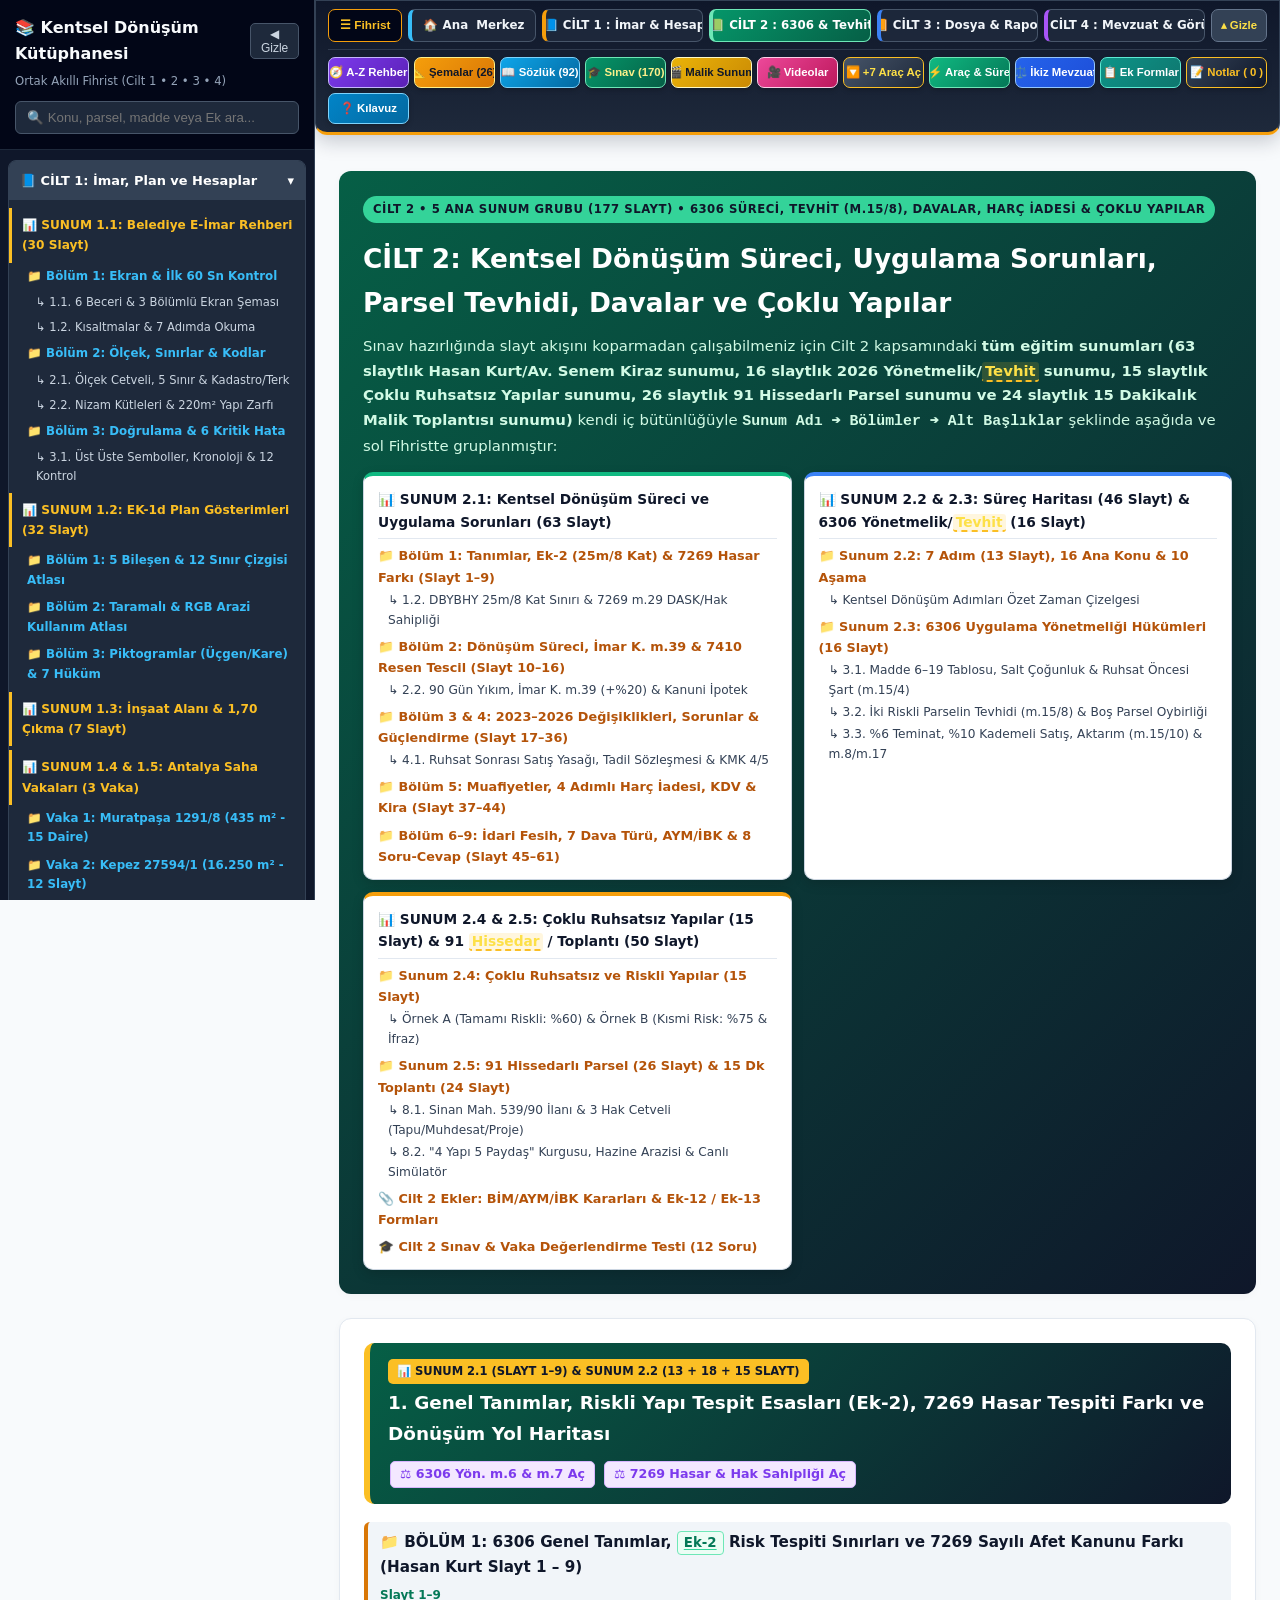
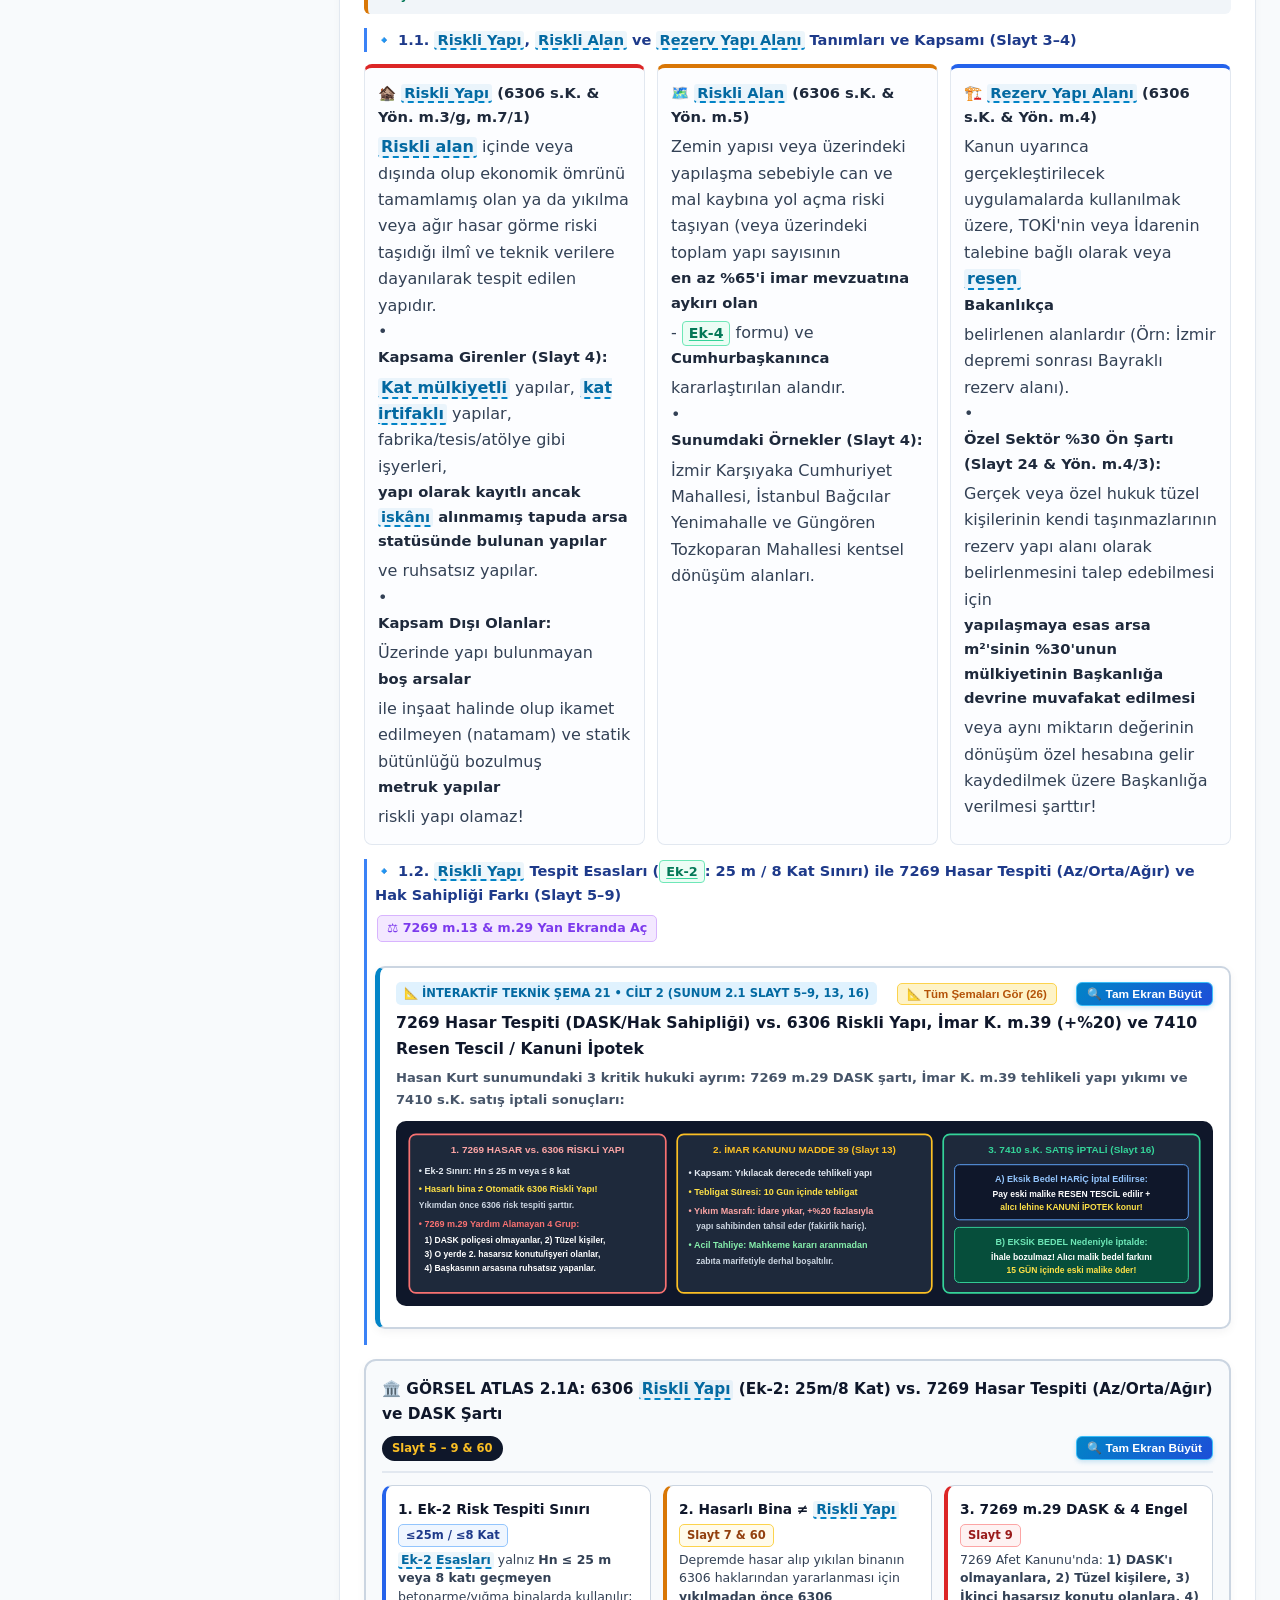
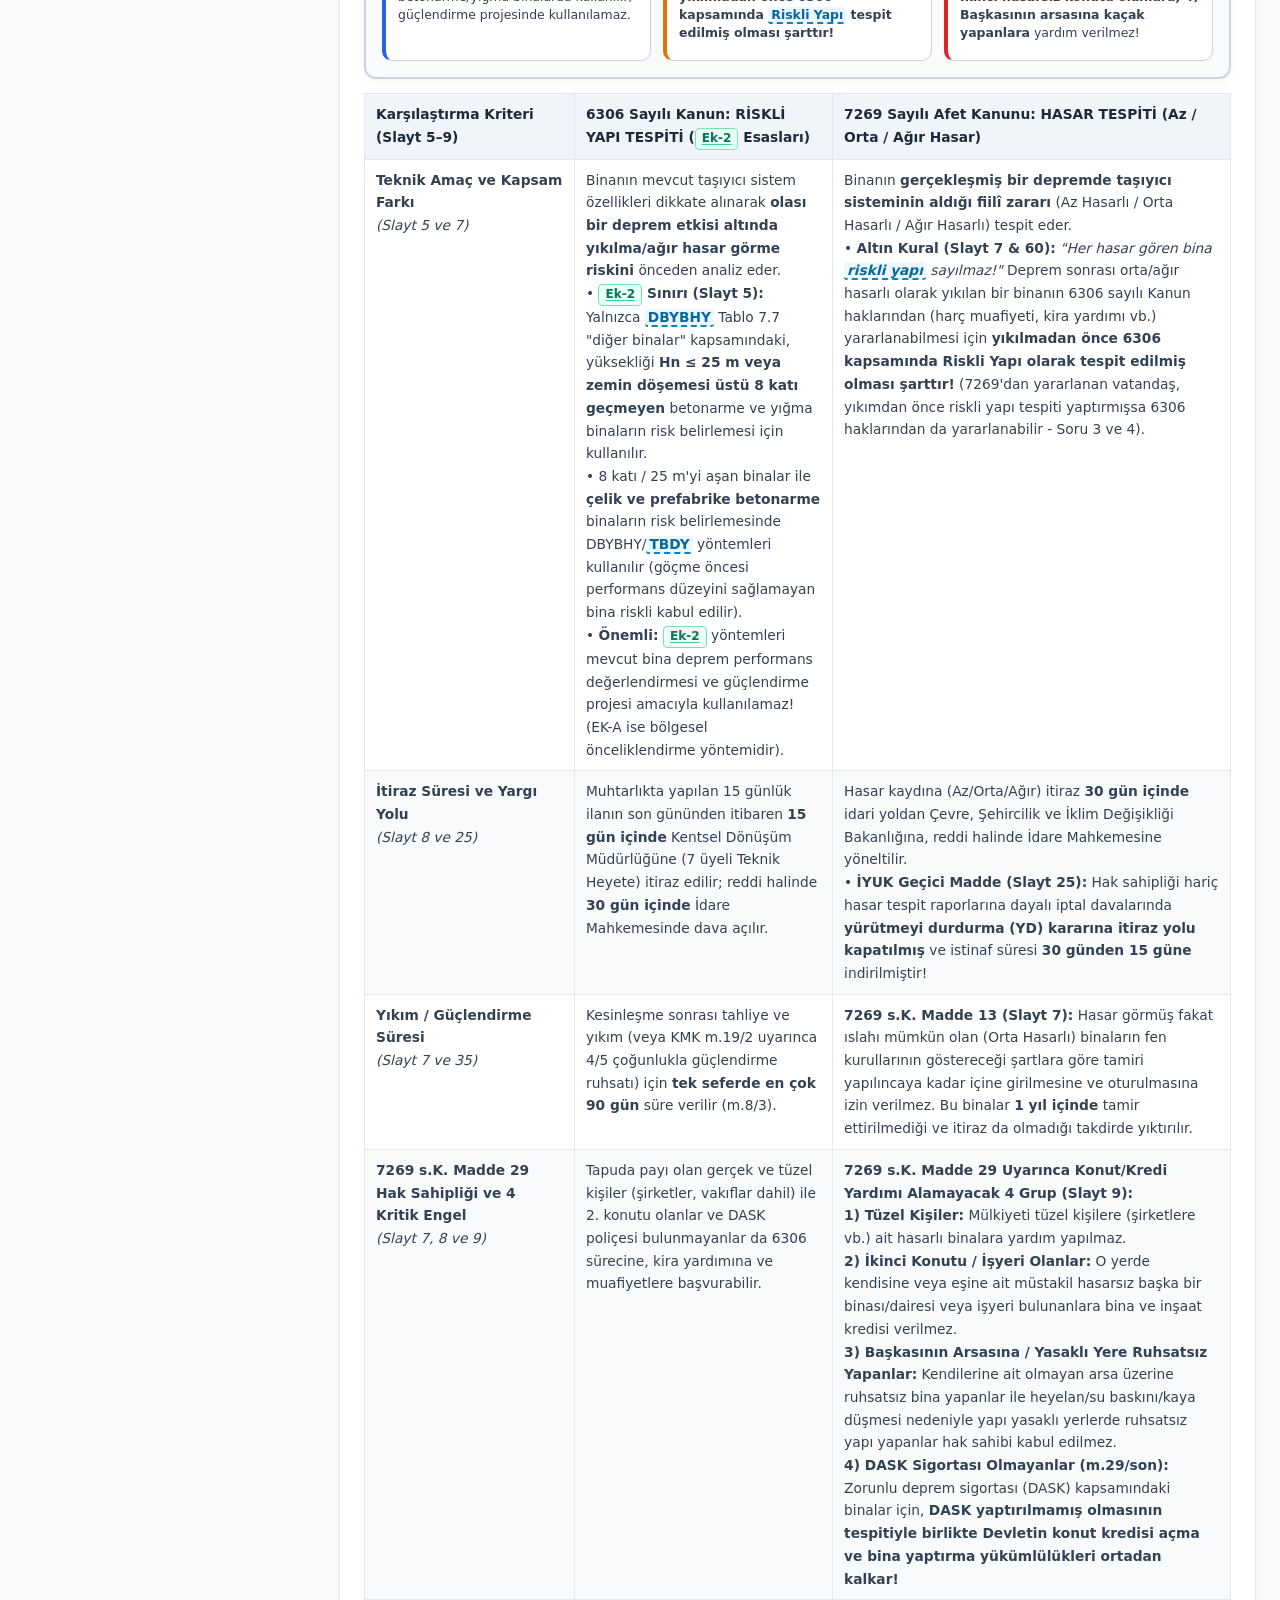
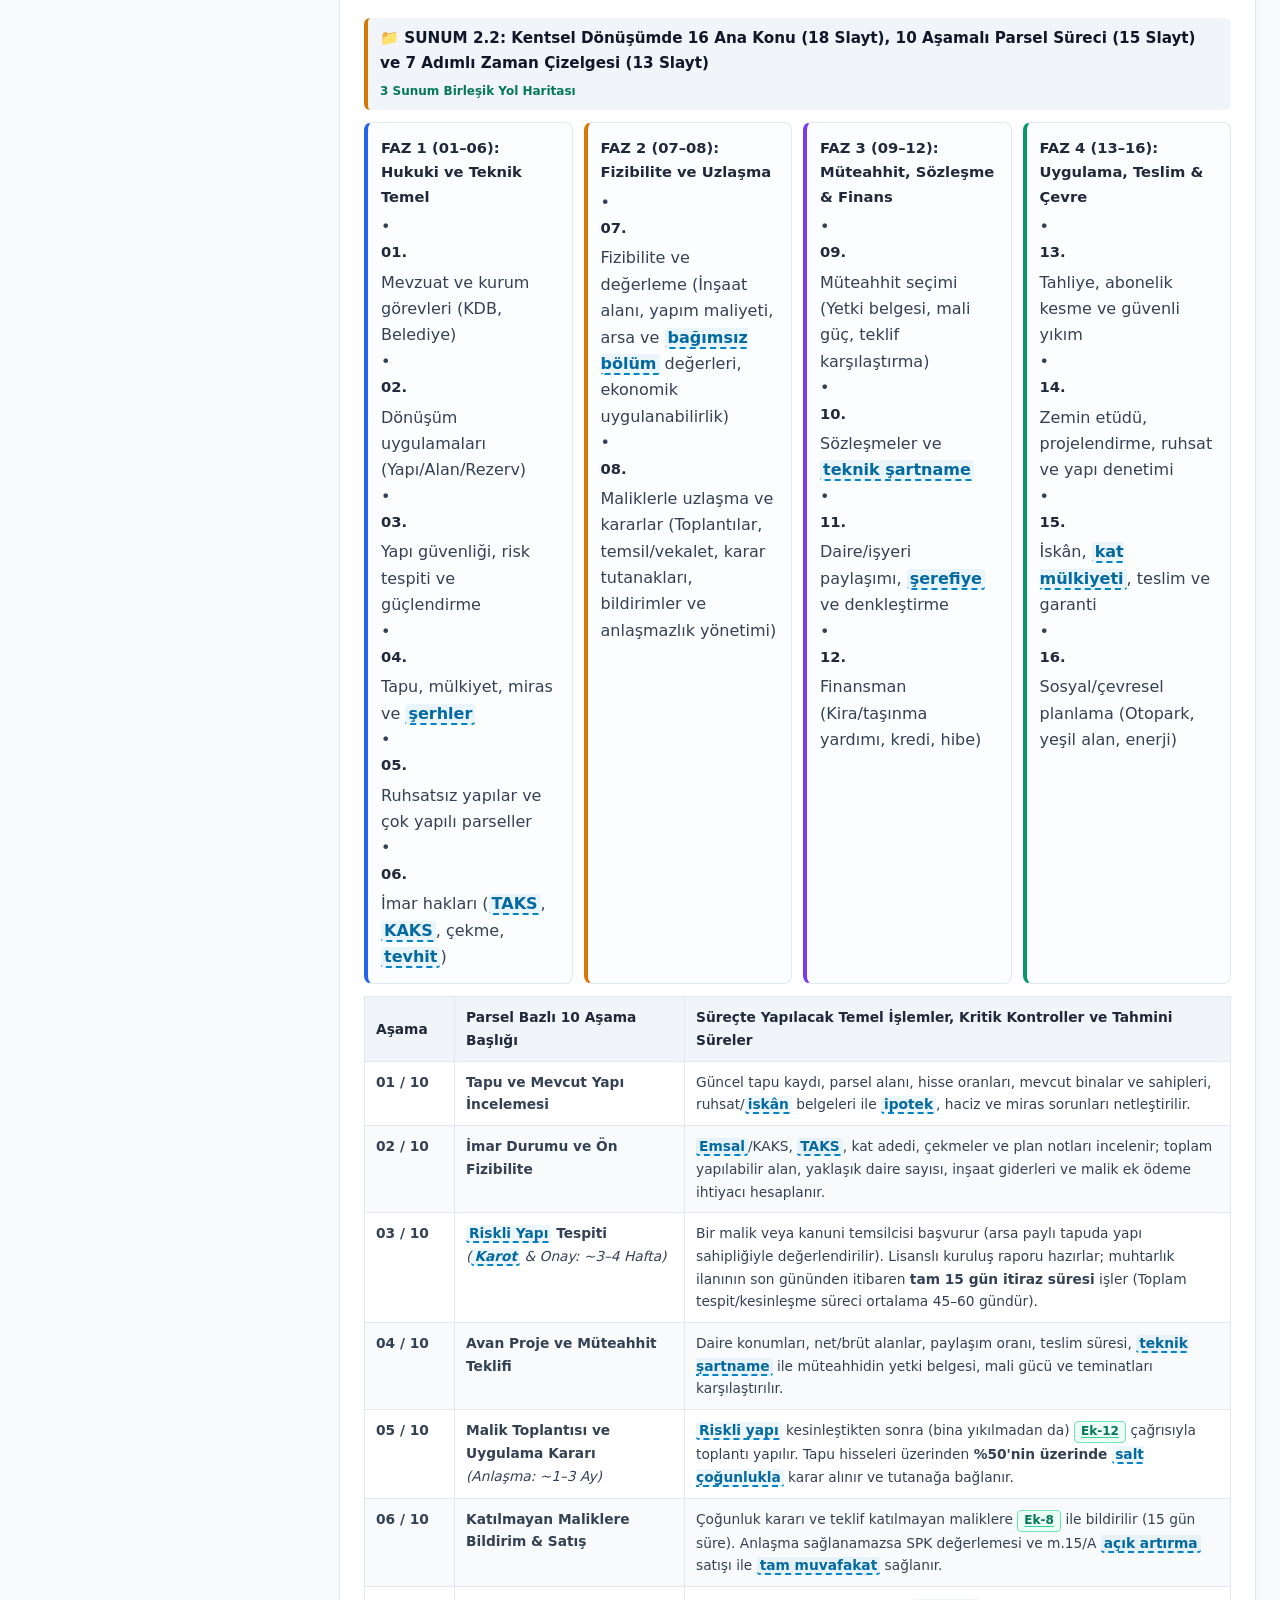
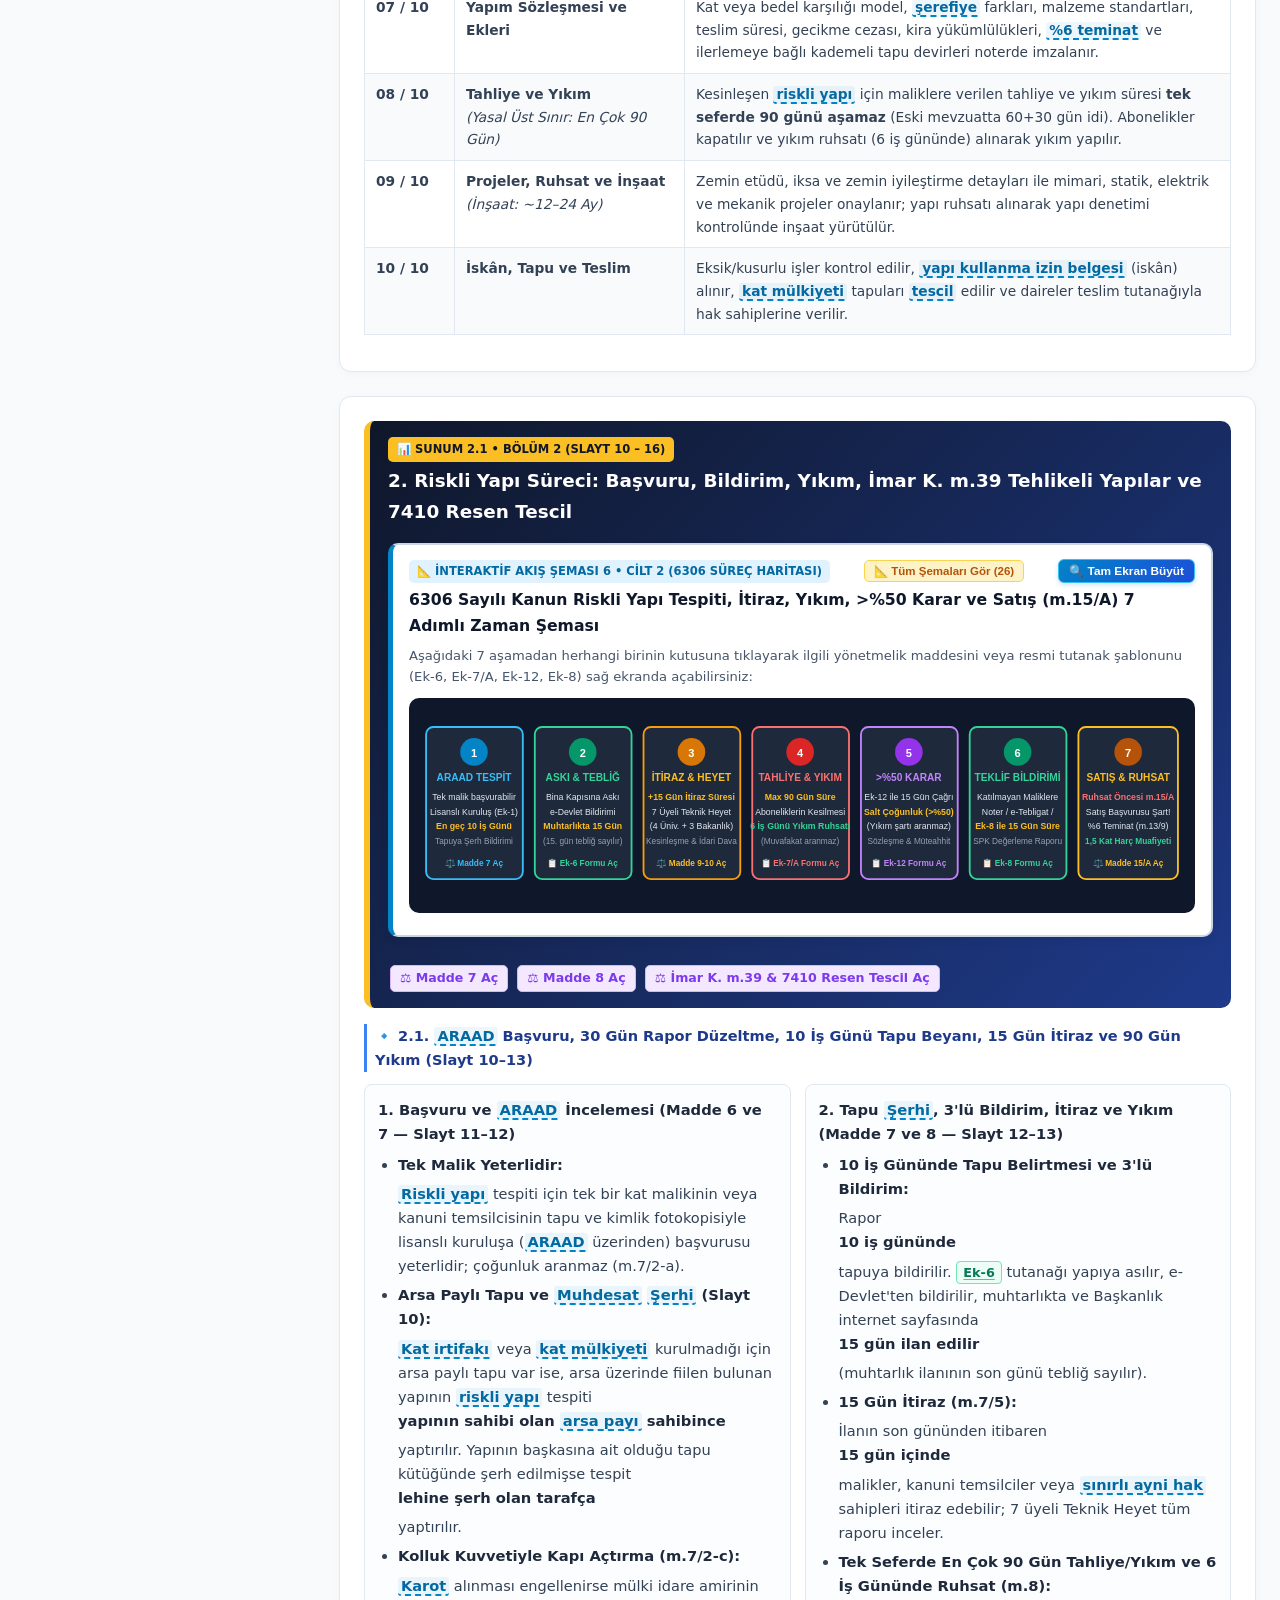
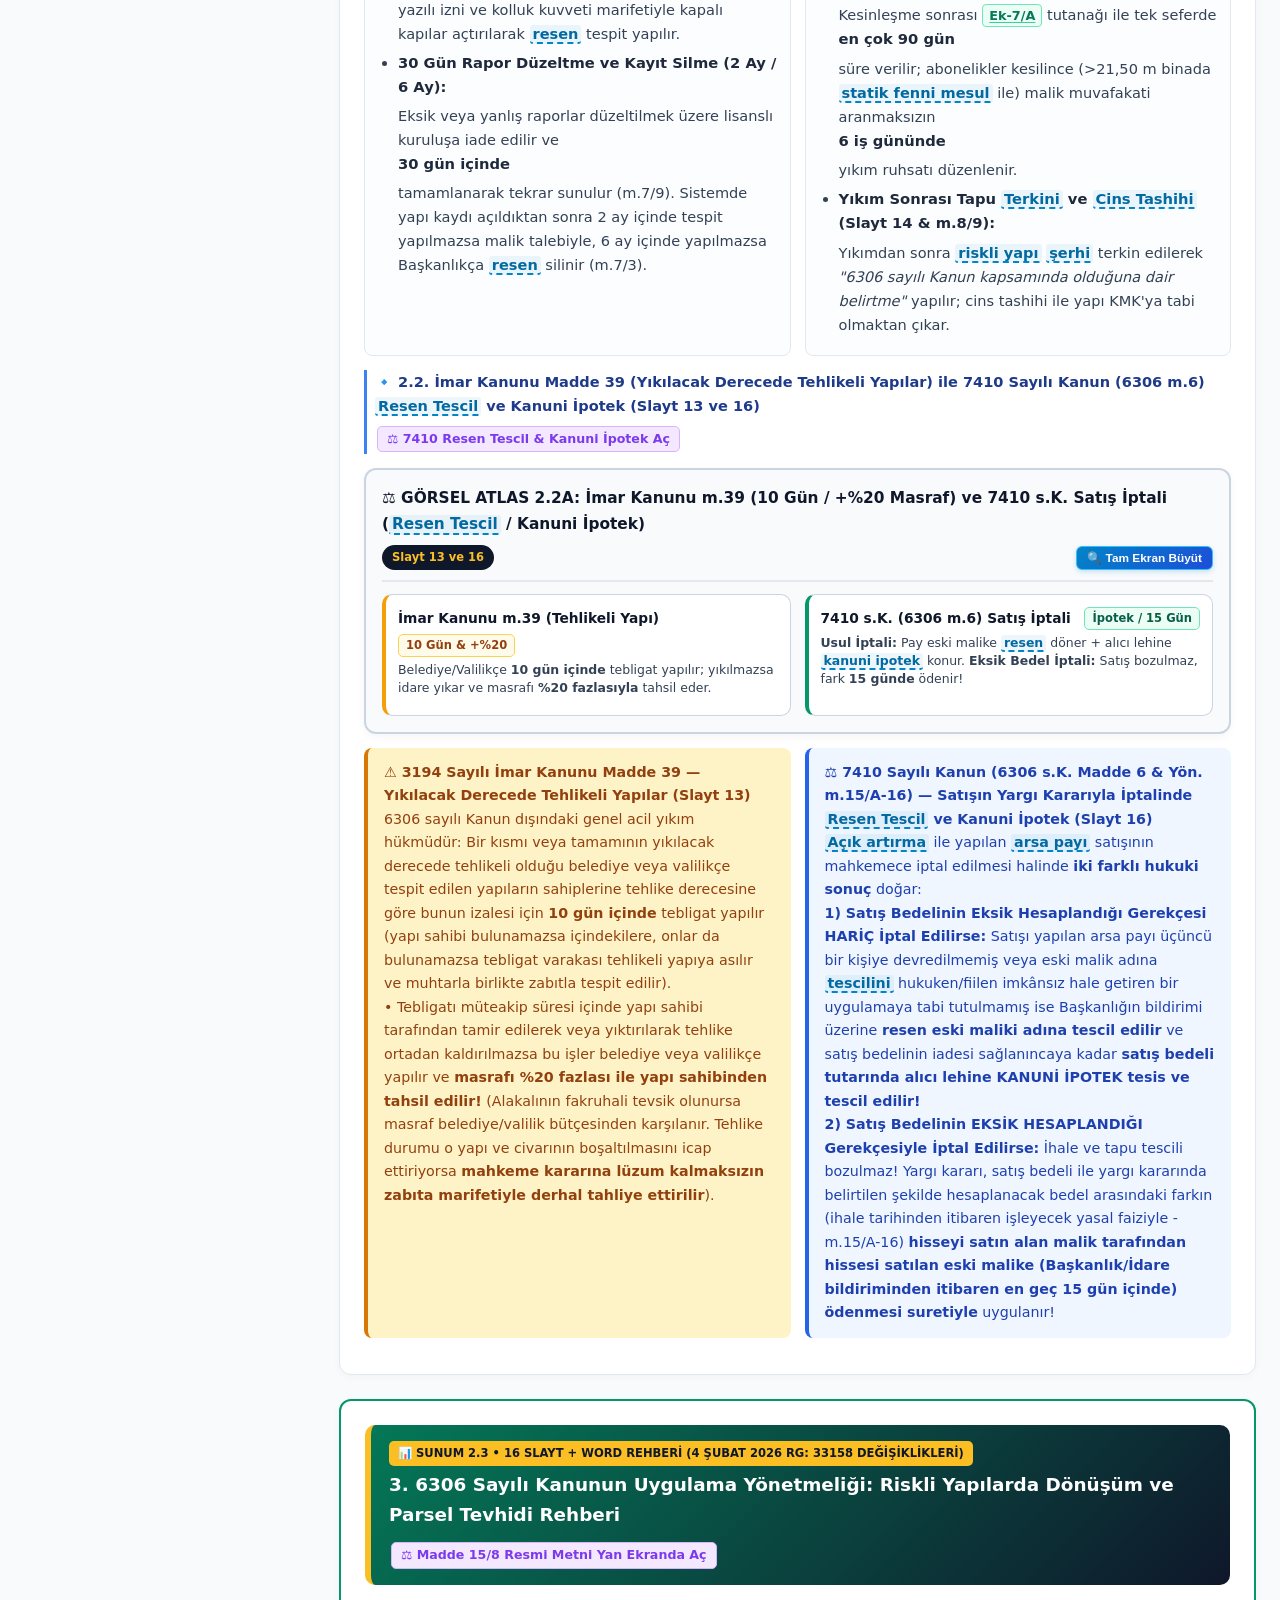
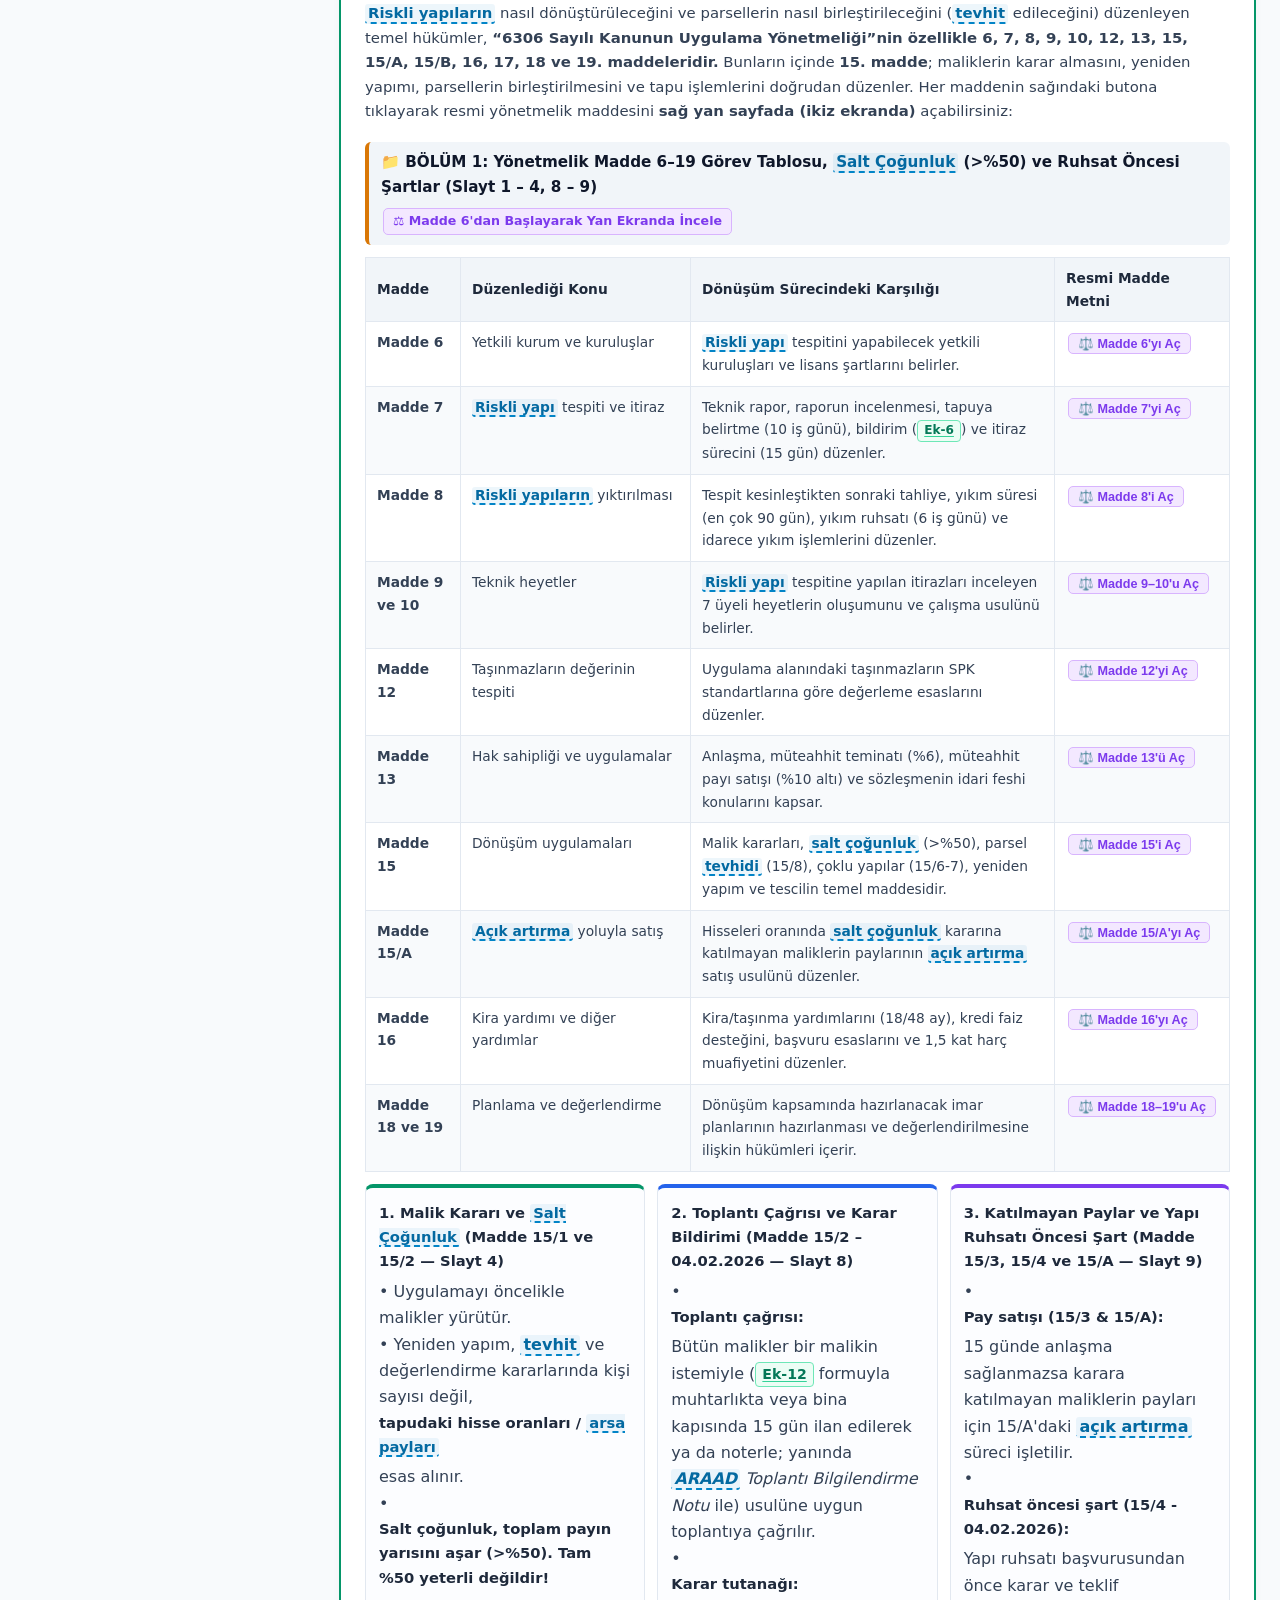
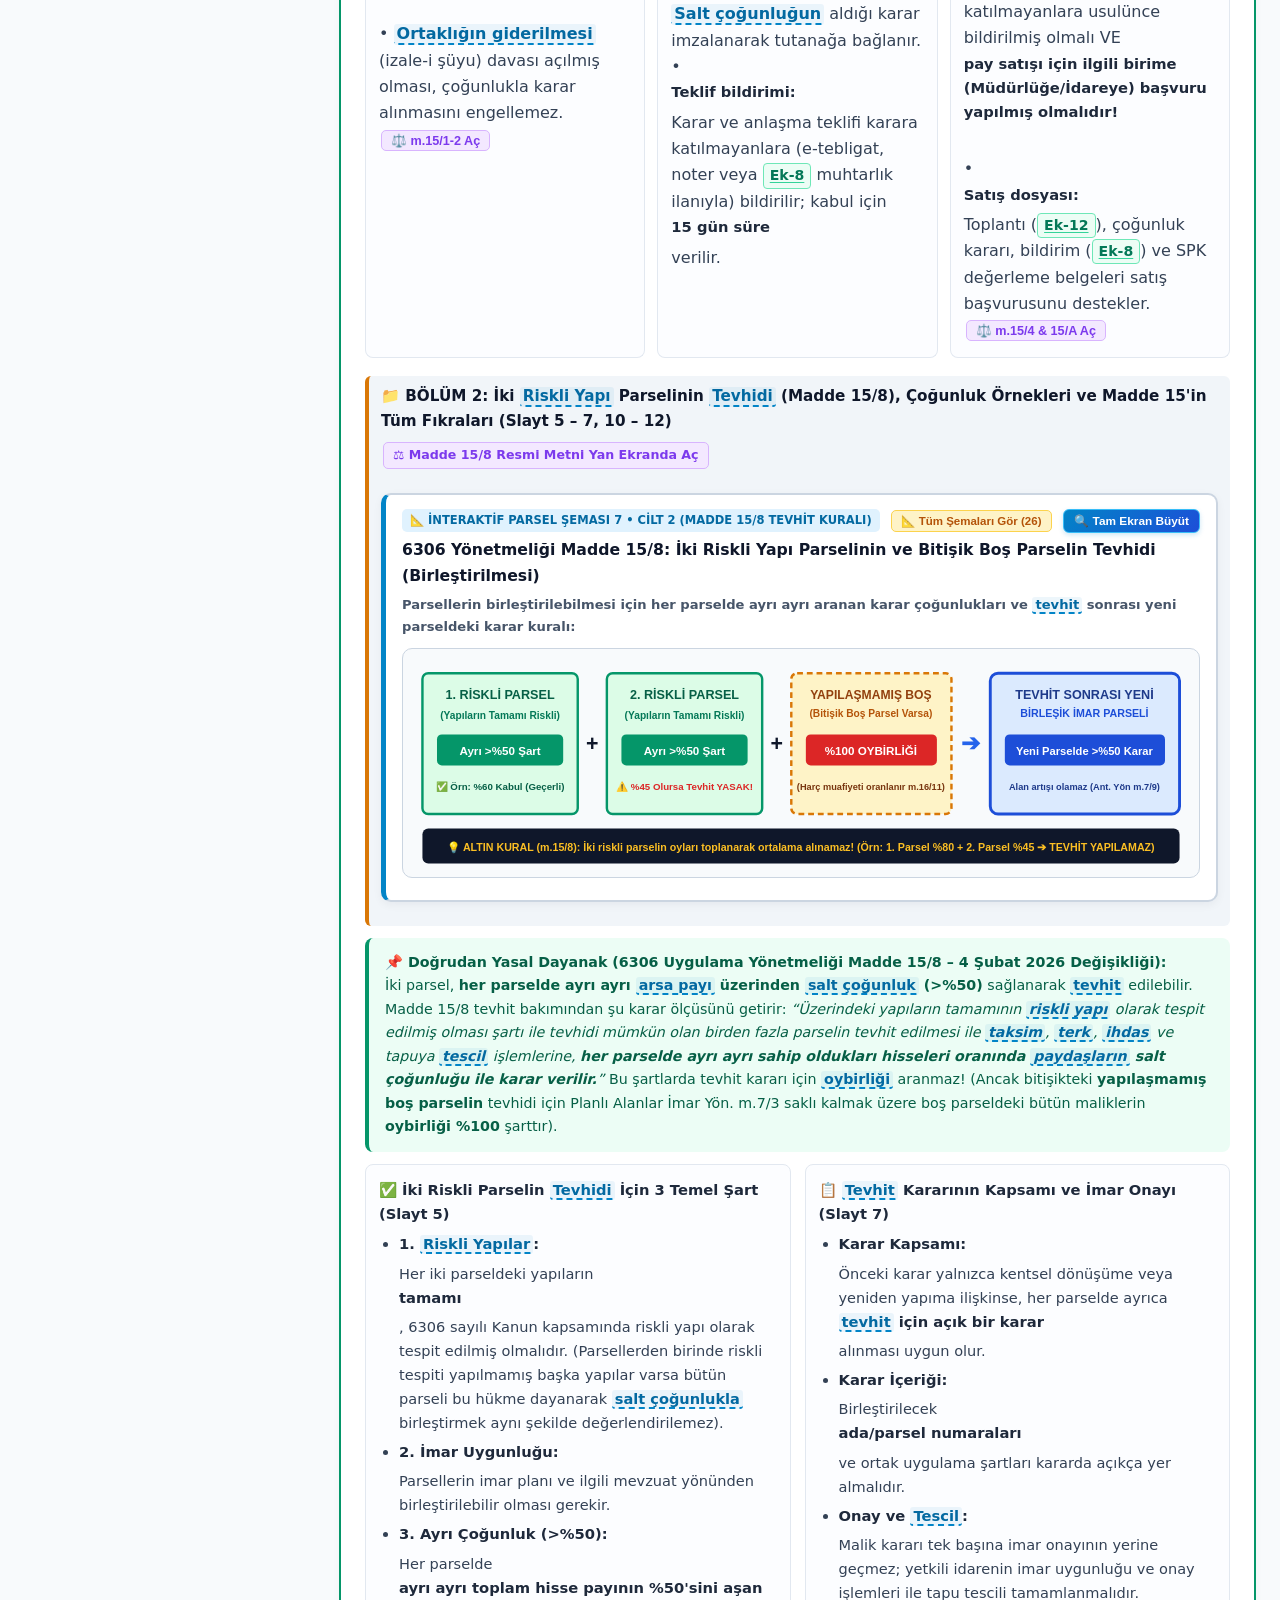
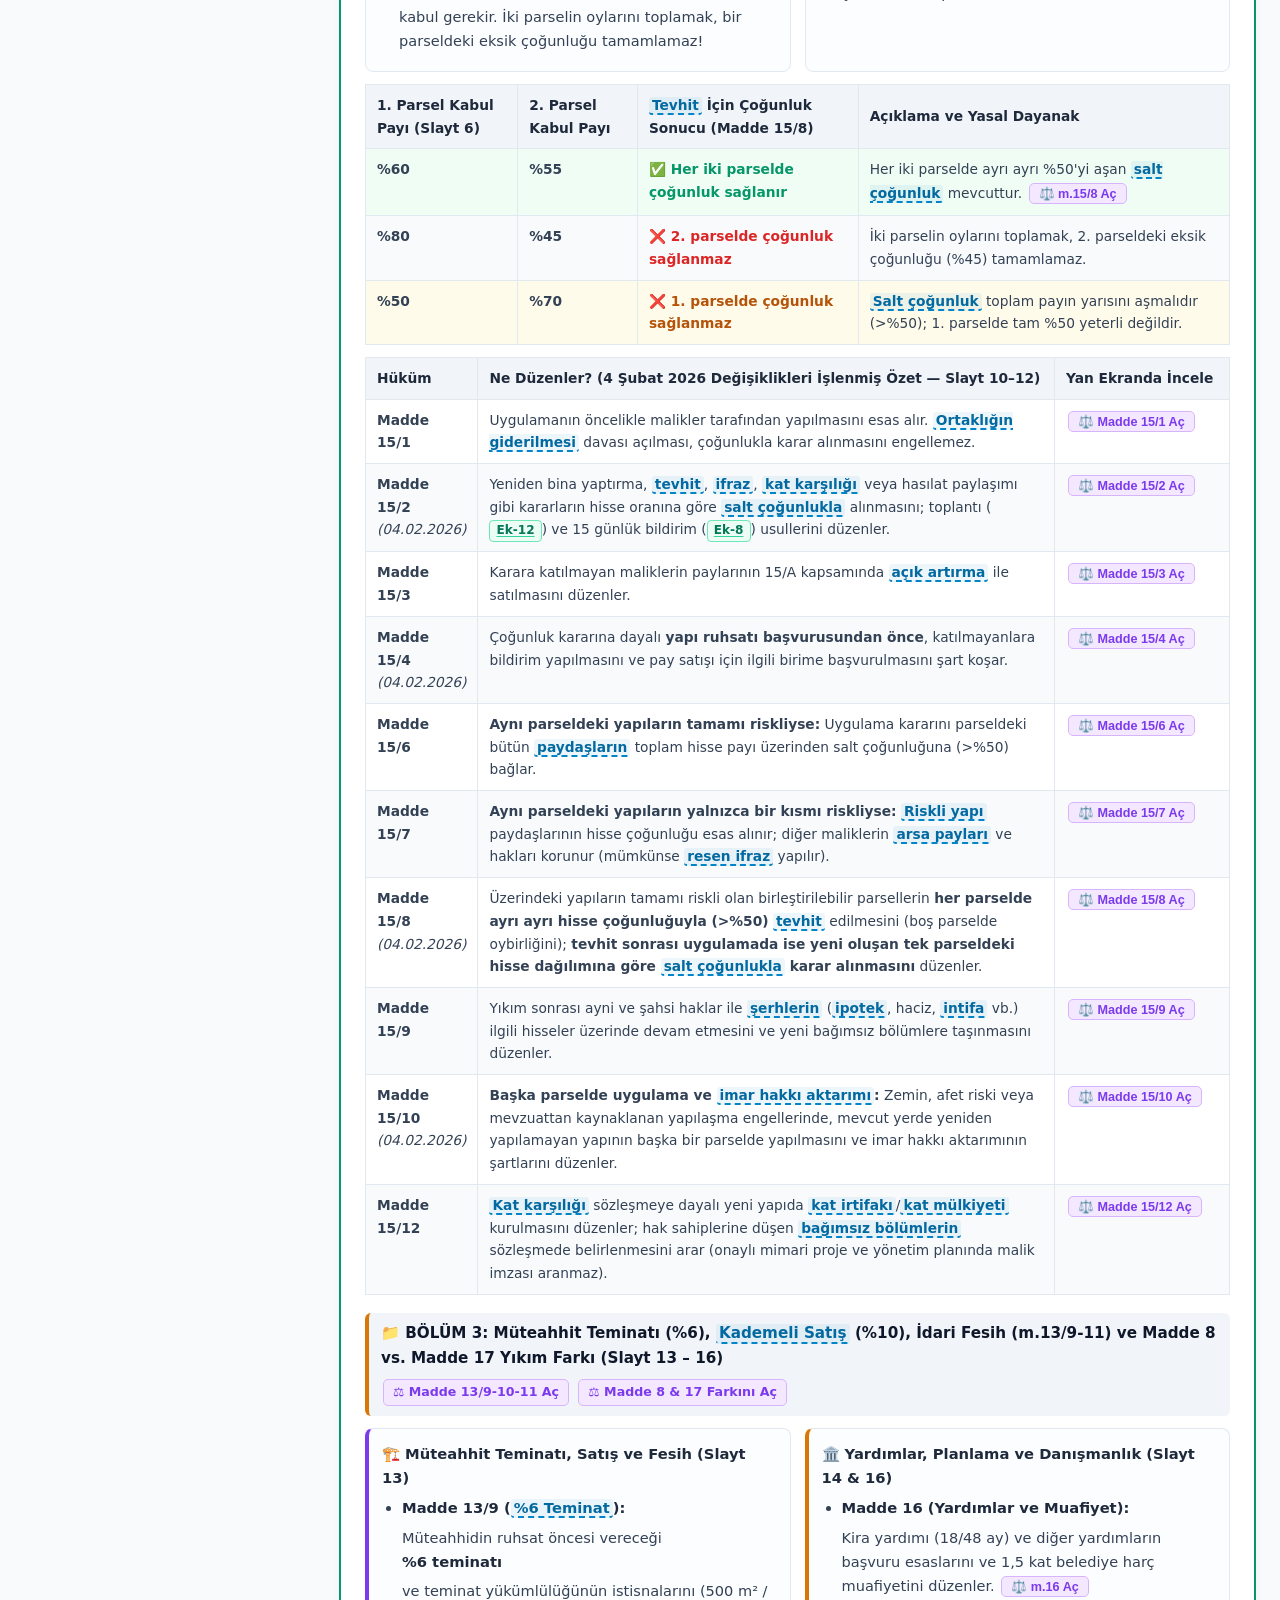
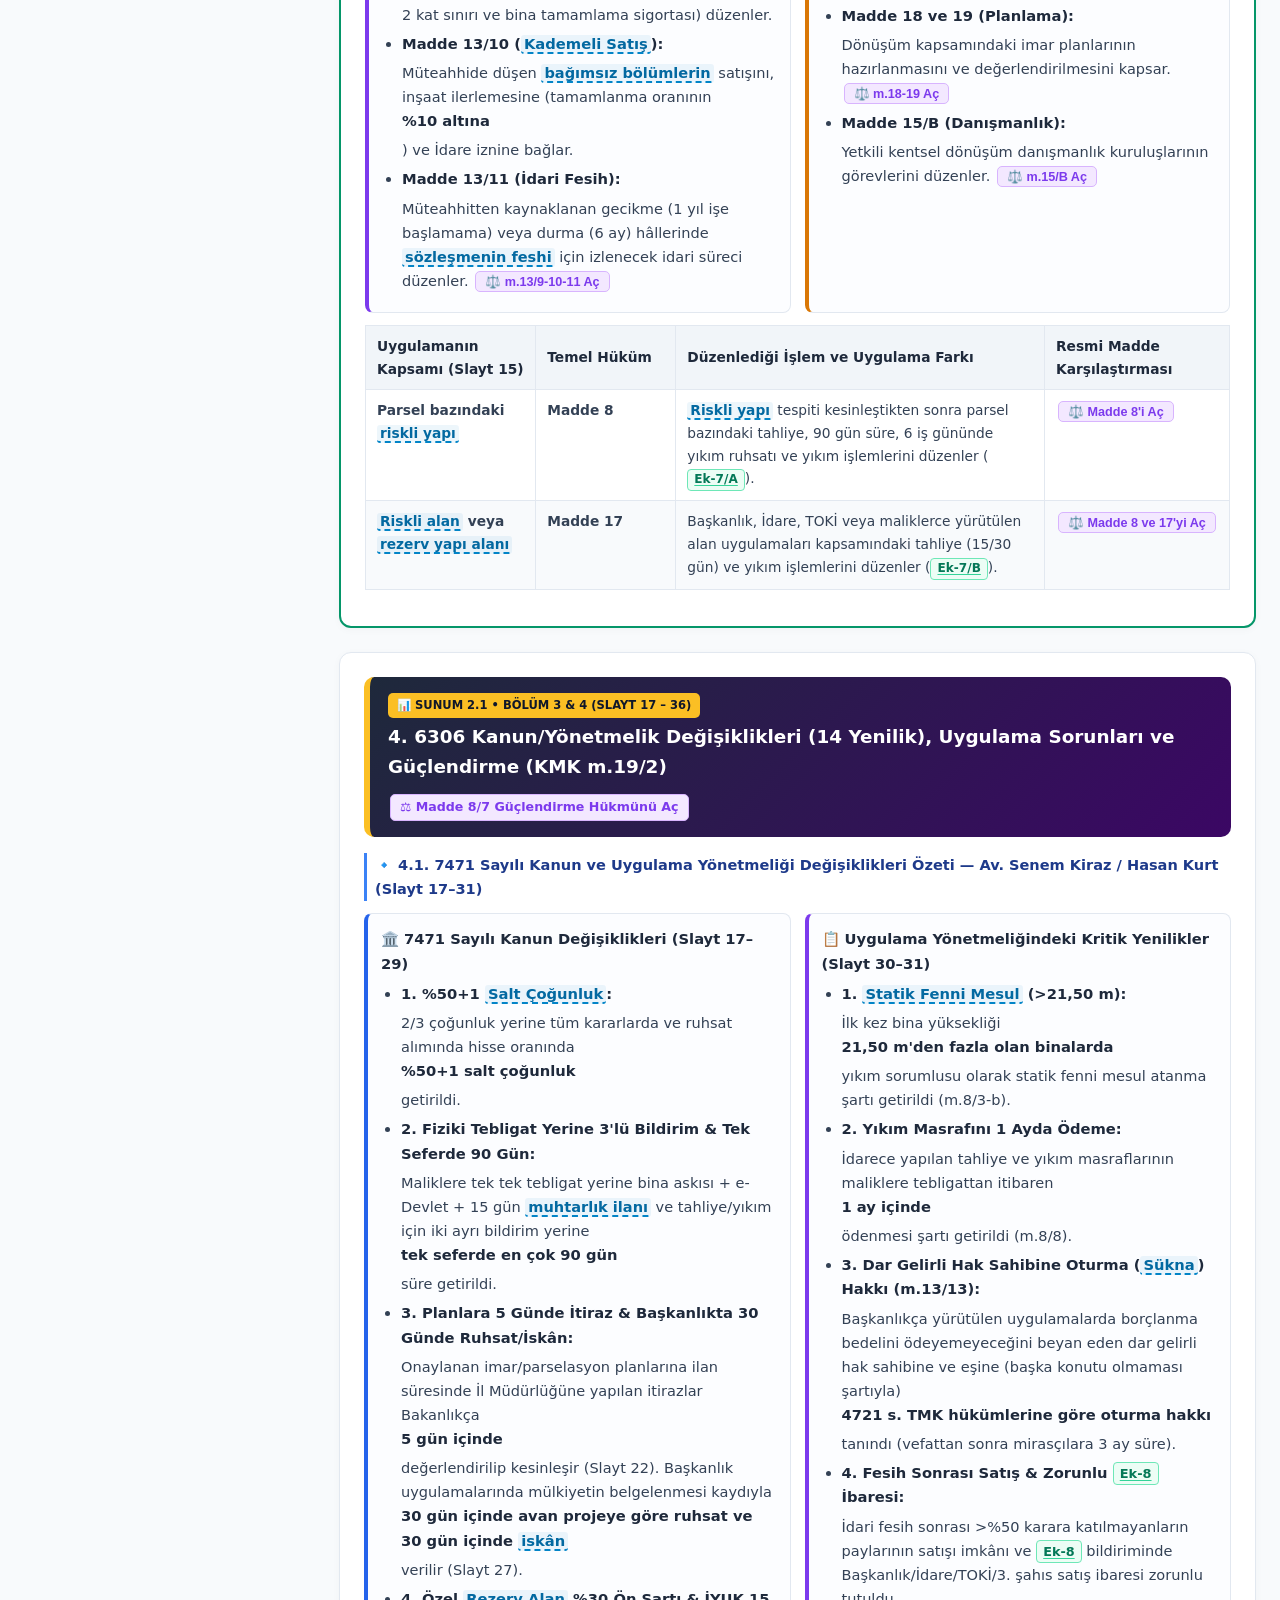
<file: cilt2.html>
<!DOCTYPE html>
<html lang="tr">
<head>
  <meta charset="UTF-8">
  <meta name="viewport" content="width=device-width, initial-scale=1.0">
  <title>CİLT 2: 6306 Kentsel Dönüşüm Süreci, Uygulama Sorunları, Davalar ve Çoklu Yapılar | Kentsel Dönüşüm Kütüphanesi</title>
  <link rel="stylesheet" href="ortak.css">
</head>
<body data-cilt="2">

  <main class="main-content">
    <!-- ÜST BAR OTOMATİK YERLEŞİM NOKTASI -->
    <div id="topNavSlot"></div>

    <div class="container">

      <!-- GİRİŞ BAŞLIĞI VE CİLT 2 SUNUM / BÖLÜM / ALT BAŞLIK AĞAÇ HARİTASI -->
      <div class="section-card" style="background: linear-gradient(135deg, #065f46 0%, #0f172a 100%); color: #fff; border:none;">
        <span class="section-badge" style="background:#34d399; color:#0f172a;">CİLT 2 • 5 ANA SUNUM GRUBU (177 SLAYT) • 6306 SÜRECİ, TEVHİT (m.15/8), DAVALAR, HARÇ İADESİ & ÇOKLU YAPILAR</span>
        <h1 style="color:#fff; margin-top:6px;">CİLT 2: Kentsel Dönüşüm Süreci, Uygulama Sorunları, Parsel Tevhidi, Davalar ve Çoklu Yapılar</h1>
        <p style="color:#d1fae5; margin-bottom:14px;">
          Sınav hazırlığında slayt akışını koparmadan çalışabilmeniz için Cilt 2 kapsamındaki <strong>tüm eğitim sunumları (63 slaytlık Hasan Kurt/Av. Senem Kiraz sunumu, 16 slaytlık 2026 Yönetmelik/Tevhit sunumu, 15 slaytlık Çoklu Ruhsatsız Yapılar sunumu, 26 slaytlık 91 Hissedarlı Parsel sunumu ve 24 slaytlık 15 Dakikalık Malik Toplantısı sunumu)</strong> kendi iç bütünlüğüyle <strong><code>Sunum Adı ➔ Bölümler ➔ Alt Başlıklar</code></strong> şeklinde aşağıda ve sol Fihristte gruplanmıştır:
        </p>

        <!-- 3 KADEMELİ HIZLI GEZİNME HARİTASI -->
        <div class="sunum-harita-grid">
          <div class="sunum-harita-card" style="border-top-color:#10b981;">
            <strong class="sunum-title">📊 SUNUM 2.1: Kentsel Dönüşüm Süreci ve Uygulama Sorunları (63 Slayt)</strong>
            <a class="bolum-item" href="#bolum-1">📁 Bölüm 1: Tanımlar, Ek-2 (25m/8 Kat) & 7269 Hasar Farkı (Slayt 1–9)</a>
            <a class="alt-item" href="#s21-b1-2">↳ 1.2. DBYBHY 25m/8 Kat Sınırı & 7269 m.29 DASK/Hak Sahipliği</a>
            <a class="bolum-item" href="#bolum-2">📁 Bölüm 2: Dönüşüm Süreci, İmar K. m.39 & 7410 Resen Tescil (Slayt 10–16)</a>
            <a class="alt-item" href="#s21-b2-2">↳ 2.2. 90 Gün Yıkım, İmar K. m.39 (+%20) & Kanuni İpotek</a>
            <a class="bolum-item" href="#bolum-4">📁 Bölüm 3 & 4: 2023–2026 Değişiklikleri, Sorunlar & Güçlendirme (Slayt 17–36)</a>
            <a class="alt-item" href="#s21-b4-1">↳ 4.1. Ruhsat Sonrası Satış Yasağı, Tadil Sözleşmesi & KMK 4/5</a>
            <a class="bolum-item" href="#bolum-5">📁 Bölüm 5: Muafiyetler, 4 Adımlı Harç İadesi, KDV & Kira (Slayt 37–44)</a>
            <a class="bolum-item" href="#bolum-6">📁 Bölüm 6–9: İdari Fesih, 7 Dava Türü, AYM/İBK & 8 Soru-Cevap (Slayt 45–61)</a>
          </div>

          <div class="sunum-harita-card" style="border-top-color:#3b82f6;">
            <strong class="sunum-title">📊 SUNUM 2.2 & 2.3: Süreç Haritası (46 Slayt) & 6306 Yönetmelik/Tevhit (16 Slayt)</strong>
            <a class="bolum-item" href="#bolum-1-yolharitasi">📁 Sunum 2.2: 7 Adım (13 Slayt), 16 Ana Konu & 10 Aşama</a>
            <a class="alt-item" href="#s22-zaman">↳ Kentsel Dönüşüm Adımları Özet Zaman Çizelgesi</a>
            <a class="bolum-item" href="#bolum-3">📁 Sunum 2.3: 6306 Uygulama Yönetmeliği Hükümleri (16 Slayt)</a>
            <a class="alt-item" href="#s23-b1">↳ 3.1. Madde 6–19 Tablosu, Salt Çoğunluk & Ruhsat Öncesi Şart (m.15/4)</a>
            <a class="alt-item" href="#bolum-3-tevhit">↳ 3.2. İki Riskli Parselin Tevhidi (m.15/8) & Boş Parsel Oybirliği</a>
            <a class="alt-item" href="#bolum-3-teminat">↳ 3.3. %6 Teminat, %10 Kademeli Satış, Aktarım (m.15/10) & m.8/m.17</a>
          </div>

          <div class="sunum-harita-card" style="border-top-color:#f59e0b;">
            <strong class="sunum-title">📊 SUNUM 2.4 & 2.5: Çoklu Ruhsatsız Yapılar (15 Slayt) & 91 Hissedar / Toplantı (50 Slayt)</strong>
            <a class="bolum-item" href="#bolum-7">📁 Sunum 2.4: Çoklu Ruhsatsız ve Riskli Yapılar (15 Slayt)</a>
            <a class="alt-item" href="#s24-ornekler">↳ Örnek A (Tamamı Riskli: %60) & Örnek B (Kısmi Risk: %75 & İfraz)</a>
            <a class="bolum-item" href="#bolum-8">📁 Sunum 2.5: 91 Hissedarlı Parsel (26 Slayt) & 15 Dk Toplantı (24 Slayt)</a>
            <a class="alt-item" href="#s25-cetveller">↳ 8.1. Sinan Mah. 539/90 İlanı & 3 Hak Cetveli (Tapu/Muhdesat/Proje)</a>
            <a class="alt-item" href="#s25-toplanti">↳ 8.2. "4 Yapı 5 Paydaş" Kurgusu, Hazine Arazisi & Canlı Simülatör</a>
            <a class="bolum-item" href="#bolum-9">📎 Cilt 2 Ekler: BİM/AYM/İBK Kararları & Ek-12 / Ek-13 Formları</a>
            <a class="bolum-item" href="#bolum-10">🎓 Cilt 2 Sınav & Vaka Değerlendirme Testi (12 Soru)</a>
          </div>
        </div>
      </div>

      <!-- ================================================================= -->
      <!-- SUNUM 2.1 (BÖLÜM 1) & SUNUM 2.2: GENEL TANIMLAR, RİSK ESASLARI, 7269 HASAR FARKI VE YOL HARİTASI -->
      <!-- ================================================================= -->
      <section class="section-card" id="bolum-1">
        <div class="ppt-module-banner" style="background: linear-gradient(135deg, #065f46 0%, #0f172a 100%);">
          <div>
            <span class="ppt-tag">📊 SUNUM 2.1 (SLAYT 1–9) & SUNUM 2.2 (13 + 18 + 15 SLAYT)</span>
            <h2>1. Genel Tanımlar, Riskli Yapı Tespit Esasları (Ek-2), 7269 Hasar Tespiti Farkı ve Dönüşüm Yol Haritası</h2>
          </div>
          <div>
            <a class="law-link" onclick="openSplitLaw('yon-m6-7')">⚖️ 6306 Yön. m.6 & m.7 Aç</a>
            <a class="law-link" onclick="openSplitLaw('7269-hasar')">⚖️ 7269 Hasar & Hak Sahipliği Aç</a>
          </div>
        </div>

        <!-- BÖLÜM 1.1 -->
        <div class="ppt-bolum-header" id="s21-b1">
          <span>📁 BÖLÜM 1: 6306 Genel Tanımlar, Ek-2 Risk Tespiti Sınırları ve 7269 Sayılı Afet Kanunu Farkı (Hasan Kurt Slayt 1 – 9)</span>
          <span style="font-size:0.75rem; color:#047857;">Slayt 1–9</span>
        </div>

        <div class="ppt-alt-header" id="s21-b1-1">
          <span>🔹 1.1. Riskli Yapı, Riskli Alan ve Rezerv Yapı Alanı Tanımları ve Kapsamı (Slayt 3–4)</span>
        </div>

        <div class="grid-3">
          <div class="mini-card" style="border-top:4px solid var(--red);">
            <strong>🏚️ Riskli Yapı (6306 s.K. & Yön. m.3/g, m.7/1)</strong>
            Riskli alan içinde veya dışında olup ekonomik ömrünü tamamlamış olan ya da yıkılma veya ağır hasar görme riski taşıdığı ilmî ve teknik verilere dayanılarak tespit edilen yapıdır.<br>
            • <strong>Kapsama Girenler (Slayt 4):</strong> Kat mülkiyetli yapılar, kat irtifaklı yapılar, fabrika/tesis/atölye gibi işyerleri, <strong>yapı olarak kayıtlı ancak iskânı alınmamış tapuda arsa statüsünde bulunan yapılar</strong> ve ruhsatsız yapılar.<br>
            • <strong>Kapsam Dışı Olanlar:</strong> Üzerinde yapı bulunmayan <strong>boş arsalar</strong> ile inşaat halinde olup ikamet edilmeyen (natamam) ve statik bütünlüğü bozulmuş <strong>metruk yapılar</strong> riskli yapı olamaz!
          </div>
          <div class="mini-card" style="border-top:4px solid var(--accent);">
            <strong>🗺️ Riskli Alan (6306 s.K. & Yön. m.5)</strong>
            Zemin yapısı veya üzerindeki yapılaşma sebebiyle can ve mal kaybına yol açma riski taşıyan (veya üzerindeki toplam yapı sayısının <strong>en az %65'i imar mevzuatına aykırı olan</strong> - Ek-4 formu) ve <strong>Cumhurbaşkanınca</strong> kararlaştırılan alandır.<br>
            • <strong>Sunumdaki Örnekler (Slayt 4):</strong> İzmir Karşıyaka Cumhuriyet Mahallesi, İstanbul Bağcılar Yenimahalle ve Güngören Tozkoparan Mahallesi kentsel dönüşüm alanları.
          </div>
          <div class="mini-card" style="border-top:4px solid var(--blue);">
            <strong>🏗️ Rezerv Yapı Alanı (6306 s.K. & Yön. m.4)</strong>
            Kanun uyarınca gerçekleştirilecek uygulamalarda kullanılmak üzere, TOKİ'nin veya İdarenin talebine bağlı olarak veya resen <strong>Bakanlıkça</strong> belirlenen alanlardır (Örn: İzmir depremi sonrası Bayraklı rezerv alanı).<br>
            • <strong>Özel Sektör %30 Ön Şartı (Slayt 24 & Yön. m.4/3):</strong> Gerçek veya özel hukuk tüzel kişilerinin kendi taşınmazlarının rezerv yapı alanı olarak belirlenmesini talep edebilmesi için <strong>yapılaşmaya esas arsa m²'sinin %30'unun mülkiyetinin Başkanlığa devrine muvafakat edilmesi</strong> veya aynı miktarın değerinin dönüşüm özel hesabına gelir kaydedilmek üzere Başkanlığa verilmesi şarttır!
          </div>
        </div>

        <div class="ppt-alt-header" id="s21-b1-2">
          <span>🔹 1.2. Riskli Yapı Tespit Esasları (Ek-2: 25 m / 8 Kat Sınırı) ile 7269 Hasar Tespiti (Az/Orta/Ağır) ve Hak Sahipliği Farkı (Slayt 5–9)</span>
          <a class="law-link" onclick="openSplitLaw('7269-hasar')">⚖️ 7269 m.13 & m.29 Yan Ekranda Aç</a>
        </div>

        <!-- ORTAK.JS TARAFINDAN OTOMATİK DOLDURULAN 7269 HASAR vs 6306 RİSKLİ YAPI GÖRSEL ATLASI -->
        <div id="atlas-cilt2-hasar"></div>

        <div class="table-wrap">
          <table>
            <thead>
              <tr><th style="width:210px;">Karşılaştırma Kriteri (Slayt 5–9)</th><th>6306 Sayılı Kanun: RİSKLİ YAPI TESPİTİ (Ek-2 Esasları)</th><th>7269 Sayılı Afet Kanunu: HASAR TESPİTİ (Az / Orta / Ağır Hasar)</th></tr>
            </thead>
            <tbody>
              <tr>
                <td><strong>Teknik Amaç ve Kapsam Farkı</strong><br><em>(Slayt 5 ve 7)</em></td>
                <td>Binanın mevcut taşıyıcı sistem özellikleri dikkate alınarak <strong>olası bir deprem etkisi altında yıkılma/ağır hasar görme riskini</strong> önceden analiz eder.<br>
                • <strong>Ek-2 Sınırı (Slayt 5):</strong> Yalnızca DBYBHY Tablo 7.7 "diğer binalar" kapsamındaki, yüksekliği <strong>Hn ≤ 25 m veya zemin döşemesi üstü 8 katı geçmeyen</strong> betonarme ve yığma binaların risk belirlemesi için kullanılır.<br>
                • 8 katı / 25 m'yi aşan binalar ile <strong>çelik ve prefabrike betonarme</strong> binaların risk belirlemesinde DBYBHY/TBDY yöntemleri kullanılır (göçme öncesi performans düzeyini sağlamayan bina riskli kabul edilir).<br>
                • <strong>Önemli:</strong> Ek-2 yöntemleri mevcut bina deprem performans değerlendirmesi ve güçlendirme projesi amacıyla kullanılamaz! (EK-A ise bölgesel önceliklendirme yöntemidir).</td>
                <td>Binanın <strong>gerçekleşmiş bir depremde taşıyıcı sisteminin aldığı fiilî zararı</strong> (Az Hasarlı / Orta Hasarlı / Ağır Hasarlı) tespit eder.<br>
                • <strong>Altın Kural (Slayt 7 & 60):</strong> <em>"Her hasar gören bina riskli yapı sayılmaz!"</em> Deprem sonrası orta/ağır hasarlı olarak yıkılan bir binanın 6306 sayılı Kanun haklarından (harç muafiyeti, kira yardımı vb.) yararlanabilmesi için <strong>yıkılmadan önce 6306 kapsamında Riskli Yapı olarak tespit edilmiş olması şarttır!</strong> (7269'dan yararlanan vatandaş, yıkımdan önce riskli yapı tespiti yaptırmışsa 6306 haklarından da yararlanabilir - Soru 3 ve 4).</td>
              </tr>
              <tr>
                <td><strong>İtiraz Süresi ve Yargı Yolu</strong><br><em>(Slayt 8 ve 25)</em></td>
                <td>Muhtarlıkta yapılan 15 günlük ilanın son gününden itibaren <strong>15 gün içinde</strong> Kentsel Dönüşüm Müdürlüğüne (7 üyeli Teknik Heyete) itiraz edilir; reddi halinde <strong>30 gün içinde</strong> İdare Mahkemesinde dava açılır.</td>
                <td>Hasar kaydına (Az/Orta/Ağır) itiraz <strong>30 gün içinde</strong> idari yoldan Çevre, Şehircilik ve İklim Değişikliği Bakanlığına, reddi halinde İdare Mahkemesine yöneltilir.<br>
                • <strong>İYUK Geçici Madde (Slayt 25):</strong> Hak sahipliği hariç hasar tespit raporlarına dayalı iptal davalarında <strong>yürütmeyi durdurma (YD) kararına itiraz yolu kapatılmış</strong> ve istinaf süresi <strong>30 günden 15 güne</strong> indirilmiştir!</td>
              </tr>
              <tr>
                <td><strong>Yıkım / Güçlendirme Süresi</strong><br><em>(Slayt 7 ve 35)</em></td>
                <td>Kesinleşme sonrası tahliye ve yıkım (veya KMK m.19/2 uyarınca 4/5 çoğunlukla güçlendirme ruhsatı) için <strong>tek seferde en çok 90 gün</strong> süre verilir (m.8/3).</td>
                <td><strong>7269 s.K. Madde 13 (Slayt 7):</strong> Hasar görmüş fakat ıslahı mümkün olan (Orta Hasarlı) binaların fen kurullarının göstereceği şartlara göre tamiri yapılıncaya kadar içine girilmesine ve oturulmasına izin verilmez. Bu binalar <strong>1 yıl içinde</strong> tamir ettirilmediği ve itiraz da olmadığı takdirde yıktırılır.</td>
              </tr>
              <tr>
                <td><strong>7269 s.K. Madde 29 Hak Sahipliği ve 4 Kritik Engel</strong><br><em>(Slayt 7, 8 ve 9)</em></td>
                <td>Tapuda payı olan gerçek ve tüzel kişiler (şirketler, vakıflar dahil) ile 2. konutu olanlar ve DASK poliçesi bulunmayanlar da 6306 sürecine, kira yardımına ve muafiyetlere başvurabilir.</td>
                <td><strong>7269 s.K. Madde 29 Uyarınca Konut/Kredi Yardımı Alamayacak 4 Grup (Slayt 9):</strong><br>
                <strong>1) Tüzel Kişiler:</strong> Mülkiyeti tüzel kişilere (şirketlere vb.) ait hasarlı binalara yardım yapılmaz.<br>
                <strong>2) İkinci Konutu / İşyeri Olanlar:</strong> O yerde kendisine veya eşine ait müstakil hasarsız başka bir binası/dairesi veya işyeri bulunanlara bina ve inşaat kredisi verilmez.<br>
                <strong>3) Başkasının Arsasına / Yasaklı Yere Ruhsatsız Yapanlar:</strong> Kendilerine ait olmayan arsa üzerine ruhsatsız bina yapanlar ile heyelan/su baskını/kaya düşmesi nedeniyle yapı yasaklı yerlerde ruhsatsız yapı yapanlar hak sahibi kabul edilmez.<br>
                <strong>4) DASK Sigortası Olmayanlar (m.29/son):</strong> Zorunlu deprem sigortası (DASK) kapsamındaki binalar için, <strong>DASK yaptırılmamış olmasının tespitiyle birlikte Devletin konut kredisi açma ve bina yaptırma yükümlülükleri ortadan kalkar!</strong></td>
              </tr>
            </tbody>
          </table>
        </div>

        <!-- SUNUM 2.2: 16 ANA KONU, 10 AŞAMA VE 7 ADIMLI ZAMAN ÇİZELGESİ -->
        <div class="ppt-bolum-header" id="bolum-1-yolharitasi">
          <span>📁 SUNUM 2.2: Kentsel Dönüşümde 16 Ana Konu (18 Slayt), 10 Aşamalı Parsel Süreci (15 Slayt) ve 7 Adımlı Zaman Çizelgesi (13 Slayt)</span>
          <span style="font-size:0.75rem; color:#047857;">3 Sunum Birleşik Yol Haritası</span>
        </div>

        <div class="grid-4">
          <div class="mini-card" style="border-left:4px solid var(--blue);">
            <strong>FAZ 1 (01–06): Hukuki ve Teknik Temel</strong>
            • <strong>01.</strong> Mevzuat ve kurum görevleri (KDB, Belediye)<br>
            • <strong>02.</strong> Dönüşüm uygulamaları (Yapı/Alan/Rezerv)<br>
            • <strong>03.</strong> Yapı güvenliği, risk tespiti ve güçlendirme<br>
            • <strong>04.</strong> Tapu, mülkiyet, miras ve şerhler<br>
            • <strong>05.</strong> Ruhsatsız yapılar ve çok yapılı parseller<br>
            • <strong>06.</strong> İmar hakları (TAKS, KAKS, çekme, tevhit)
          </div>
          <div class="mini-card" style="border-left:4px solid var(--accent);">
            <strong>FAZ 2 (07–08): Fizibilite ve Uzlaşma</strong>
            • <strong>07.</strong> Fizibilite ve değerleme (İnşaat alanı, yapım maliyeti, arsa ve bağımsız bölüm değerleri, ekonomik uygulanabilirlik)<br>
            • <strong>08.</strong> Maliklerle uzlaşma ve kararlar (Toplantılar, temsil/vekalet, karar tutanakları, bildirimler ve anlaşmazlık yönetimi)
          </div>
          <div class="mini-card" style="border-left:4px solid var(--purple);">
            <strong>FAZ 3 (09–12): Müteahhit, Sözleşme & Finans</strong>
            • <strong>09.</strong> Müteahhit seçimi (Yetki belgesi, mali güç, teklif karşılaştırma)<br>
            • <strong>10.</strong> Sözleşmeler ve teknik şartname<br>
            • <strong>11.</strong> Daire/işyeri paylaşımı, şerefiye ve denkleştirme<br>
            • <strong>12.</strong> Finansman (Kira/taşınma yardımı, kredi, hibe)
          </div>
          <div class="mini-card" style="border-left:4px solid var(--green);">
            <strong>FAZ 4 (13–16): Uygulama, Teslim & Çevre</strong>
            • <strong>13.</strong> Tahliye, abonelik kesme ve güvenli yıkım<br>
            • <strong>14.</strong> Zemin etüdü, projelendirme, ruhsat ve yapı denetimi<br>
            • <strong>15.</strong> İskân, kat mülkiyeti, teslim ve garanti<br>
            • <strong>16.</strong> Sosyal/çevresel planlama (Otopark, yeşil alan, enerji)
          </div>
        </div>

        <div class="table-wrap" id="s22-zaman">
          <table>
            <thead>
              <tr><th style="width:90px;">Aşama</th><th style="width:230px;">Parsel Bazlı 10 Aşama Başlığı</th><th>Süreçte Yapılacak Temel İşlemler, Kritik Kontroller ve Tahmini Süreler</th></tr>
            </thead>
            <tbody>
              <tr><td><strong>01 / 10</strong></td><td><strong>Tapu ve Mevcut Yapı İncelemesi</strong></td><td>Güncel tapu kaydı, parsel alanı, hisse oranları, mevcut binalar ve sahipleri, ruhsat/iskân belgeleri ile ipotek, haciz ve miras sorunları netleştirilir.</td></tr>
              <tr><td><strong>02 / 10</strong></td><td><strong>İmar Durumu ve Ön Fizibilite</strong></td><td>Emsal/KAKS, TAKS, kat adedi, çekmeler ve plan notları incelenir; toplam yapılabilir alan, yaklaşık daire sayısı, inşaat giderleri ve malik ek ödeme ihtiyacı hesaplanır.</td></tr>
              <tr><td><strong>03 / 10</strong></td><td><strong>Riskli Yapı Tespiti</strong><br><em>(Karot & Onay: ~3–4 Hafta)</em></td><td>Bir malik veya kanuni temsilcisi başvurur (arsa paylı tapuda yapı sahipliğiyle değerlendirilir). Lisanslı kuruluş raporu hazırlar; muhtarlık ilanının son gününden itibaren <strong>tam 15 gün itiraz süresi</strong> işler (Toplam tespit/kesinleşme süreci ortalama 45–60 gündür).</td></tr>
              <tr><td><strong>04 / 10</strong></td><td><strong>Avan Proje ve Müteahhit Teklifi</strong></td><td>Daire konumları, net/brüt alanlar, paylaşım oranı, teslim süresi, teknik şartname ile müteahhidin yetki belgesi, mali gücü ve teminatları karşılaştırılır.</td></tr>
              <tr><td><strong>05 / 10</strong></td><td><strong>Malik Toplantısı ve Uygulama Kararı</strong><br><em>(Anlaşma: ~1–3 Ay)</em></td><td>Riskli yapı kesinleştikten sonra (bina yıkılmadan da) Ek-12 çağrısıyla toplantı yapılır. Tapu hisseleri üzerinden <strong>%50'nin üzerinde salt çoğunlukla</strong> karar alınır ve tutanağa bağlanır.</td></tr>
              <tr><td><strong>06 / 10</strong></td><td><strong>Katılmayan Maliklere Bildirim & Satış</strong></td><td>Çoğunluk kararı ve teklif katılmayan maliklere Ek-8 ile bildirilir (15 gün süre). Anlaşma sağlanamazsa SPK değerlemesi ve m.15/A açık artırma satışı ile tam muvafakat sağlanır.</td></tr>
              <tr><td><strong>07 / 10</strong></td><td><strong>Yapım Sözleşmesi ve Ekleri</strong></td><td>Kat veya bedel karşılığı model, şerefiye farkları, malzeme standartları, teslim süresi, gecikme cezası, kira yükümlülükleri, %6 teminat ve ilerlemeye bağlı kademeli tapu devirleri noterde imzalanır.</td></tr>
              <tr><td><strong>08 / 10</strong></td><td><strong>Tahliye ve Yıkım</strong><br><em>(Yasal Üst Sınır: En Çok 90 Gün)</em></td><td>Kesinleşen riskli yapı için maliklere verilen tahliye ve yıkım süresi <strong>tek seferde 90 günü aşamaz</strong> (Eski mevzuatta 60+30 gün idi). Abonelikler kapatılır ve yıkım ruhsatı (6 iş gününde) alınarak yıkım yapılır.</td></tr>
              <tr><td><strong>09 / 10</strong></td><td><strong>Projeler, Ruhsat ve İnşaat</strong><br><em>(İnşaat: ~12–24 Ay)</em></td><td>Zemin etüdü, iksa ve zemin iyileştirme detayları ile mimari, statik, elektrik ve mekanik projeler onaylanır; yapı ruhsatı alınarak yapı denetimi kontrolünde inşaat yürütülür.</td></tr>
              <tr><td><strong>10 / 10</strong></td><td><strong>İskân, Tapu ve Teslim</strong></td><td>Eksik/kusurlu işler kontrol edilir, yapı kullanma izin belgesi (iskân) alınır, kat mülkiyeti tapuları tescil edilir ve daireler teslim tutanağıyla hak sahiplerine verilir.</td></tr>
            </tbody>
          </table>
        </div>
      </section>

      <!-- ================================================================= -->
      <!-- SUNUM 2.1 (BÖLÜM 2): RİSKLİ YAPI SÜRECİ, İMAR K. m.39 VE 7410 RESEN TESCİL (SLAYT 10-16) -->
      <!-- ================================================================= -->
      <section class="section-card" id="bolum-2">
        <div class="ppt-module-banner" style="background: linear-gradient(135deg, #0f172a 0%, #1e3a8a 100%);">
          <div>
            <span class="ppt-tag">📊 SUNUM 2.1 • BÖLÜM 2 (SLAYT 10 – 16)</span>
            <h2>2. Riskli Yapı Süreci: Başvuru, Bildirim, Yıkım, İmar K. m.39 Tehlikeli Yapılar ve 7410 Resen Tescil</h2>
          </div>
          <div>
            <a class="law-link" onclick="openSplitLaw('yon-m7')">⚖️ Madde 7 Aç</a>
            <a class="law-link" onclick="openSplitLaw('yon-m8')">⚖️ Madde 8 Aç</a>
            <a class="law-link" onclick="openSplitLaw('imark-m39')">⚖️ İmar K. m.39 & 7410 Resen Tescil Aç</a>
          </div>
        </div>

        <div class="ppt-alt-header" id="s21-b2-1">
          <span>🔹 2.1. ARAAD Başvuru, 30 Gün Rapor Düzeltme, 10 İş Günü Tapu Beyanı, 15 Gün İtiraz ve 90 Gün Yıkım (Slayt 10–13)</span>
        </div>

        <div class="grid-2">
          <div class="mini-card">
            <strong>1. Başvuru ve ARAAD İncelemesi (Madde 6 ve 7 — Slayt 11–12)</strong>
            <ul class="clean-list" style="margin-top:6px; margin-bottom:0;">
              <li><strong>Tek Malik Yeterlidir:</strong> Riskli yapı tespiti için tek bir kat malikinin veya kanuni temsilcisinin tapu ve kimlik fotokopisiyle lisanslı kuruluşa (ARAAD üzerinden) başvurusu yeterlidir; çoğunluk aranmaz (m.7/2-a).</li>
              <li><strong>Arsa Paylı Tapu ve Muhdesat Şerhi (Slayt 10):</strong> Kat irtifakı veya kat mülkiyeti kurulmadığı için arsa paylı tapu var ise, arsa üzerinde fiilen bulunan yapının riskli yapı tespiti <strong>yapının sahibi olan arsa payı sahibince</strong> yaptırılır. Yapının başkasına ait olduğu tapu kütüğünde şerh edilmişse tespit <strong>lehine şerh olan tarafça</strong> yaptırılır.</li>
              <li><strong>Kolluk Kuvvetiyle Kapı Açtırma (m.7/2-c):</strong> Karot alınması engellenirse mülki idare amirinin yazılı izni ve kolluk kuvveti marifetiyle kapalı kapılar açtırılarak resen tespit yapılır.</li>
              <li><strong>30 Gün Rapor Düzeltme ve Kayıt Silme (2 Ay / 6 Ay):</strong> Eksik veya yanlış raporlar düzeltilmek üzere lisanslı kuruluşa iade edilir ve <strong>30 gün içinde</strong> tamamlanarak tekrar sunulur (m.7/9). Sistemde yapı kaydı açıldıktan sonra 2 ay içinde tespit yapılmazsa malik talebiyle, 6 ay içinde yapılmazsa Başkanlıkça resen silinir (m.7/3).</li>
            </ul>
          </div>
          <div class="mini-card">
            <strong>2. Tapu Şerhi, 3'lü Bildirim, İtiraz ve Yıkım (Madde 7 ve 8 — Slayt 12–13)</strong>
            <ul class="clean-list" style="margin-top:6px; margin-bottom:0;">
              <li><strong>10 İş Gününde Tapu Belirtmesi ve 3'lü Bildirim:</strong> Rapor <strong>10 iş gününde</strong> tapuya bildirilir. Ek-6 tutanağı yapıya asılır, e-Devlet'ten bildirilir, muhtarlıkta ve Başkanlık internet sayfasında <strong>15 gün ilan edilir</strong> (muhtarlık ilanının son günü tebliğ sayılır).</li>
              <li><strong>15 Gün İtiraz (m.7/5):</strong> İlanın son gününden itibaren <strong>15 gün içinde</strong> malikler, kanuni temsilciler veya sınırlı ayni hak sahipleri itiraz edebilir; 7 üyeli Teknik Heyet tüm raporu inceler.</li>
              <li><strong>Tek Seferde En Çok 90 Gün Tahliye/Yıkım ve 6 İş Gününde Ruhsat (m.8):</strong> Kesinleşme sonrası Ek-7/A tutanağı ile tek seferde <strong>en çok 90 gün</strong> süre verilir; abonelikler kesilince (>21,50 m binada statik fenni mesul ile) malik muvafakati aranmaksızın <strong>6 iş gününde</strong> yıkım ruhsatı düzenlenir.</li>
              <li><strong>Yıkım Sonrası Tapu Terkini ve Cins Tashihi (Slayt 14 & m.8/9):</strong> Yıkımdan sonra riskli yapı şerhi terkin edilerek <em>"6306 sayılı Kanun kapsamında olduğuna dair belirtme"</em> yapılır; cins tashihi ile yapı KMK'ya tabi olmaktan çıkar.</li>
            </ul>
          </div>
        </div>

        <div class="ppt-alt-header" id="s21-b2-2">
          <span>🔹 2.2. İmar Kanunu Madde 39 (Yıkılacak Derecede Tehlikeli Yapılar) ile 7410 Sayılı Kanun (6306 m.6) Resen Tescil ve Kanuni İpotek (Slayt 13 ve 16)</span>
          <a class="law-link" onclick="openSplitLaw('resen-tescil-7410')">⚖️ 7410 Resen Tescil & Kanuni İpotek Aç</a>
        </div>

        <!-- ORTAK.JS TARAFINDAN OTOMATİK DOLDURULAN İMAR K. m.39 VE 7410 RESEN TESCİL GÖRSEL ATLASI -->
        <div id="atlas-cilt2-surec"></div>

        <div class="grid-2">
          <div class="alert-box alert-warn" style="margin:0;">
            <strong>⚠️ 3194 Sayılı İmar Kanunu Madde 39 — Yıkılacak Derecede Tehlikeli Yapılar (Slayt 13)</strong><br>
            6306 sayılı Kanun dışındaki genel acil yıkım hükmüdür: Bir kısmı veya tamamının yıkılacak derecede tehlikeli olduğu belediye veya valilikçe tespit edilen yapıların sahiplerine tehlike derecesine göre bunun izalesi için <strong>10 gün içinde</strong> tebligat yapılır (yapı sahibi bulunamazsa içindekilere, onlar da bulunamazsa tebligat varakası tehlikeli yapıya asılır ve muhtarla birlikte zabıtla tespit edilir).<br>
            • Tebligatı müteakip süresi içinde yapı sahibi tarafından tamir edilerek veya yıktırılarak tehlike ortadan kaldırılmazsa bu işler belediye veya valilikçe yapılır ve <strong>masrafı %20 fazlası ile yapı sahibinden tahsil edilir!</strong> (Alakalının fakruhali tevsik olunursa masraf belediye/valilik bütçesinden karşılanır. Tehlike durumu o yapı ve civarının boşaltılmasını icap ettiriyorsa <strong>mahkeme kararına lüzum kalmaksızın zabıta marifetiyle derhal tahliye ettirilir</strong>).
          </div>
          <div class="alert-box alert-info" style="margin:0;">
            <strong>⚖️ 7410 Sayılı Kanun (6306 s.K. Madde 6 & Yön. m.15/A-16) — Satışın Yargı Kararıyla İptalinde Resen Tescil ve Kanuni İpotek (Slayt 16)</strong><br>
            Açık artırma ile yapılan arsa payı satışının mahkemece iptal edilmesi halinde <strong>iki farklı hukuki sonuç</strong> doğar:<br>
            <strong>1) Satış Bedelinin Eksik Hesaplandığı Gerekçesi HARİÇ İptal Edilirse:</strong> Satışı yapılan arsa payı üçüncü bir kişiye devredilmemiş veya eski malik adına tescilini hukuken/fiilen imkânsız hale getiren bir uygulamaya tabi tutulmamış ise Başkanlığın bildirimi üzerine <strong>resen eski maliki adına tescil edilir</strong> ve satış bedelinin iadesi sağlanıncaya kadar <strong>satış bedeli tutarında alıcı lehine KANUNİ İPOTEK tesis ve tescil edilir!</strong><br>
            <strong>2) Satış Bedelinin EKSİK HESAPLANDIĞI Gerekçesiyle İptal Edilirse:</strong> İhale ve tapu tescili bozulmaz! Yargı kararı, satış bedeli ile yargı kararında belirtilen şekilde hesaplanacak bedel arasındaki farkın (ihale tarihinden itibaren işleyecek yasal faiziyle - m.15/A-16) <strong>hisseyi satın alan malik tarafından hissesi satılan eski malike (Başkanlık/İdare bildiriminden itibaren en geç 15 gün içinde) ödenmesi suretiyle</strong> uygulanır!
          </div>
        </div>
      </section>

      <!-- ================================================================= -->
      <!-- SUNUM 2.3 (BÖLÜM 3): 6306 SAYILI KANUNUN UYGULAMA YÖNETMELİĞİ: RİSKLİ YAPILARDA DÖNÜŞÜM VE PARSEL TEVHİDİ REHBERİ (16 SLAYT + WORD) -->
      <!-- ================================================================= -->
      <section class="section-card" id="bolum-3" style="border: 2px solid var(--green);">
        <div class="ppt-module-banner" style="background: linear-gradient(135deg, #047857 0%, #0f172a 100%);">
          <div>
            <span class="ppt-tag">📊 SUNUM 2.3 • 16 SLAYT + WORD REHBERİ (4 ŞUBAT 2026 RG: 33158 DEĞİŞİKLİKLERİ)</span>
            <h2>3. 6306 Sayılı Kanunun Uygulama Yönetmeliği: Riskli Yapılarda Dönüşüm ve Parsel Tevhidi Rehberi</h2>
          </div>
          <a class="law-link" onclick="openSplitLaw('yon-m15-8')">⚖️ Madde 15/8 Resmi Metni Yan Ekranda Aç</a>
        </div>

        <p>
          Riskli yapıların nasıl dönüştürüleceğini ve parsellerin nasıl birleştirileceğini (tevhit edileceğini) düzenleyen temel hükümler, <strong>“6306 Sayılı Kanunun Uygulama Yönetmeliği”nin özellikle 6, 7, 8, 9, 10, 12, 13, 15, 15/A, 15/B, 16, 17, 18 ve 19. maddeleridir.</strong> Bunların içinde <strong>15. madde</strong>; maliklerin karar almasını, yeniden yapımı, parsellerin birleştirilmesini ve tapu işlemlerini doğrudan düzenler. Her maddenin sağındaki butona tıklayarak resmi yönetmelik maddesini <strong>sağ yan sayfada (ikiz ekranda)</strong> açabilirsiniz:
        </p>

        <!-- SLAYT 2 & 3: YÖNETMELİK MADDELERİ ANA TABLOSU -->
        <div class="ppt-bolum-header" id="s23-b1">
          <span>📁 BÖLÜM 1: Yönetmelik Madde 6–19 Görev Tablosu, Salt Çoğunluk (>%50) ve Ruhsat Öncesi Şartlar (Slayt 1 – 4, 8 – 9)</span>
          <a class="law-link" onclick="openSplitLaw('yon-m6')">⚖️ Madde 6'dan Başlayarak Yan Ekranda İncele</a>
        </div>

        <div class="table-wrap">
          <table>
            <thead>
              <tr>
                <th style="width:95px;">Madde</th>
                <th style="width:230px;">Düzenlediği Konu</th>
                <th>Dönüşüm Sürecindeki Karşılığı</th>
                <th style="width:175px;">Resmi Madde Metni</th>
              </tr>
            </thead>
            <tbody>
              <tr>
                <td><strong>Madde 6</strong></td>
                <td>Yetkili kurum ve kuruluşlar</td>
                <td>Riskli yapı tespitini yapabilecek yetkili kuruluşları ve lisans şartlarını belirler.</td>
                <td><button class="law-link" onclick="openSplitLaw('yon-m6')">⚖️ Madde 6'yı Aç</button></td>
              </tr>
              <tr>
                <td><strong>Madde 7</strong></td>
                <td>Riskli yapı tespiti ve itiraz</td>
                <td>Teknik rapor, raporun incelenmesi, tapuya belirtme (10 iş günü), bildirim (Ek-6) ve itiraz sürecini (15 gün) düzenler.</td>
                <td><button class="law-link" onclick="openSplitLaw('yon-m7')">⚖️ Madde 7'yi Aç</button></td>
              </tr>
              <tr>
                <td><strong>Madde 8</strong></td>
                <td>Riskli yapıların yıktırılması</td>
                <td>Tespit kesinleştikten sonraki tahliye, yıkım süresi (en çok 90 gün), yıkım ruhsatı (6 iş günü) ve idarece yıkım işlemlerini düzenler.</td>
                <td><button class="law-link" onclick="openSplitLaw('yon-m8')">⚖️ Madde 8'i Aç</button></td>
              </tr>
              <tr>
                <td><strong>Madde 9 ve 10</strong></td>
                <td>Teknik heyetler</td>
                <td>Riskli yapı tespitine yapılan itirazları inceleyen 7 üyeli heyetlerin oluşumunu ve çalışma usulünü belirler.</td>
                <td><button class="law-link" onclick="openSplitLaw('yon-m9-10')">⚖️ Madde 9–10'u Aç</button></td>
              </tr>
              <tr>
                <td><strong>Madde 12</strong></td>
                <td>Taşınmazların değerinin tespiti</td>
                <td>Uygulama alanındaki taşınmazların SPK standartlarına göre değerleme esaslarını düzenler.</td>
                <td><button class="law-link" onclick="openSplitLaw('yon-m12')">⚖️ Madde 12'yi Aç</button></td>
              </tr>
              <tr>
                <td><strong>Madde 13</strong></td>
                <td>Hak sahipliği ve uygulamalar</td>
                <td>Anlaşma, müteahhit teminatı (%6), müteahhit payı satışı (%10 altı) ve sözleşmenin idari feshi konularını kapsar.</td>
                <td><button class="law-link" onclick="openSplitLaw('yon-m13')">⚖️ Madde 13'ü Aç</button></td>
              </tr>
              <tr>
                <td><strong>Madde 15</strong></td>
                <td>Dönüşüm uygulamaları</td>
                <td>Malik kararları, salt çoğunluk (>%50), parsel tevhidi (15/8), çoklu yapılar (15/6-7), yeniden yapım ve tescilin temel maddesidir.</td>
                <td><button class="law-link" onclick="openSplitLaw('yon-m15-1-2')">⚖️ Madde 15'i Aç</button></td>
              </tr>
              <tr>
                <td><strong>Madde 15/A</strong></td>
                <td>Açık artırma yoluyla satış</td>
                <td>Hisseleri oranında salt çoğunluk kararına katılmayan maliklerin paylarının açık artırma satış usulünü düzenler.</td>
                <td><button class="law-link" onclick="openSplitLaw('yon-m15-3-4-a')">⚖️ Madde 15/A'yı Aç</button></td>
              </tr>
              <tr>
                <td><strong>Madde 16</strong></td>
                <td>Kira yardımı ve diğer yardımlar</td>
                <td>Kira/taşınma yardımlarını (18/48 ay), kredi faiz desteğini, başvuru esaslarını ve 1,5 kat harç muafiyetini düzenler.</td>
                <td><button class="law-link" onclick="openSplitLaw('yon-m16')">⚖️ Madde 16'yı Aç</button></td>
              </tr>
              <tr>
                <td><strong>Madde 18 ve 19</strong></td>
                <td>Planlama ve değerlendirme</td>
                <td>Dönüşüm kapsamında hazırlanacak imar planlarının hazırlanması ve değerlendirilmesine ilişkin hükümleri içerir.</td>
                <td><button class="law-link" onclick="openSplitLaw('yon-m18-19')">⚖️ Madde 18–19'u Aç</button></td>
              </tr>
            </tbody>
          </table>
        </div>

        <div class="grid-3">
          <div class="mini-card" style="border-top:4px solid var(--green);">
            <strong>1. Malik Kararı ve Salt Çoğunluk (Madde 15/1 ve 15/2 — Slayt 4)</strong>
            • Uygulamayı öncelikle malikler yürütür.<br>
            • Yeniden yapım, tevhit ve değerlendirme kararlarında kişi sayısı değil, <strong>tapudaki hisse oranları / arsa payları</strong> esas alınır.<br>
            • <strong>Salt çoğunluk, toplam payın yarısını aşar (>%50). Tam %50 yeterli değildir!</strong><br>
            • Ortaklığın giderilmesi (izale-i şüyu) davası açılmış olması, çoğunlukla karar alınmasını engellemez. <button class="law-link" onclick="openSplitLaw('yon-m15-1-2')">⚖️ m.15/1-2 Aç</button>
          </div>
          <div class="mini-card" style="border-top:4px solid var(--blue);">
            <strong>2. Toplantı Çağrısı ve Karar Bildirimi (Madde 15/2 – 04.02.2026 — Slayt 8)</strong>
            • <strong>Toplantı çağrısı:</strong> Bütün malikler bir malikin istemiyle (Ek-12 formuyla muhtarlıkta veya bina kapısında 15 gün ilan edilerek ya da noterle; yanında <em>ARAAD Toplantı Bilgilendirme Notu</em> ile) usulüne uygun toplantıya çağrılır.<br>
            • <strong>Karar tutanağı:</strong> Salt çoğunluğun aldığı karar imzalanarak tutanağa bağlanır.<br>
            • <strong>Teklif bildirimi:</strong> Karar ve anlaşma teklifi karara katılmayanlara (e-tebligat, noter veya Ek-8 muhtarlık ilanıyla) bildirilir; kabul için <strong>15 gün süre</strong> verilir.
          </div>
          <div class="mini-card" style="border-top:4px solid var(--purple);">
            <strong>3. Katılmayan Paylar ve Yapı Ruhsatı Öncesi Şart (Madde 15/3, 15/4 ve 15/A — Slayt 9)</strong>
            • <strong>Pay satışı (15/3 & 15/A):</strong> 15 günde anlaşma sağlanmazsa karara katılmayan maliklerin payları için 15/A'daki açık artırma süreci işletilir.<br>
            • <strong>Ruhsat öncesi şart (15/4 - 04.02.2026):</strong> Yapı ruhsatı başvurusundan önce karar ve teklif katılmayanlara usulünce bildirilmiş olmalı VE <strong>pay satışı için ilgili birime (Müdürlüğe/İdareye) başvuru yapılmış olmalıdır!</strong><br>
            • <strong>Satış dosyası:</strong> Toplantı (Ek-12), çoğunluk kararı, bildirim (Ek-8) ve SPK değerleme belgeleri satış başvurusunu destekler. <button class="law-link" onclick="openSplitLaw('yon-m15-3-4-a')">⚖️ m.15/4 & 15/A Aç</button>
          </div>
        </div>

        <!-- SLAYT 5, 6, 7 & WORD: İKİ RİSKLİ YAPI PARSELİNİN TEVHİDİ (MADDE 15/8) -->
        <div class="ppt-bolum-header" id="bolum-3-tevhit">
          <span>📁 BÖLÜM 2: İki Riskli Yapı Parselinin Tevhidi (Madde 15/8), Çoğunluk Örnekleri ve Madde 15'in Tüm Fıkraları (Slayt 5 – 7, 10 – 12)</span>
          <a class="law-link" onclick="openSplitLaw('yon-m15-8')">⚖️ Madde 15/8 Resmi Metni Yan Ekranda Aç</a>
        </div>

        <h3 style="display:none;">3.3. İki Riskli Yapı Parselinin Tevhidi (Birleştirilmesi), Çoğunluk Örnekleri ve Kapsamı (Madde 15/8)</h3>

        <div class="alert-box alert-success">
          <strong>📌 Doğrudan Yasal Dayanak (6306 Uygulama Yönetmeliği Madde 15/8 – 4 Şubat 2026 Değişikliği):</strong><br>
          İki parsel, <strong>her parselde ayrı ayrı arsa payı üzerinden salt çoğunluk (>%50)</strong> sağlanarak tevhit edilebilir. Madde 15/8 tevhit bakımından şu karar ölçüsünü getirir: <em>“Üzerindeki yapıların tamamının riskli yapı olarak tespit edilmiş olması şartı ile tevhidi mümkün olan birden fazla parselin tevhit edilmesi ile taksim, terk, ihdas ve tapuya tescil işlemlerine, <strong>her parselde ayrı ayrı sahip oldukları hisseleri oranında paydaşların salt çoğunluğu ile karar verilir.</strong>”</em> Bu şartlarda tevhit kararı için oybirliği aranmaz! (Ancak bitişikteki <strong>yapılaşmamış boş parselin</strong> tevhidi için Planlı Alanlar İmar Yön. m.7/3 saklı kalmak üzere boş parseldeki bütün maliklerin <strong>oybirliği %100</strong> şarttır).
        </div>

        <div class="grid-2">
          <div class="mini-card">
            <strong>✅ İki Riskli Parselin Tevhidi İçin 3 Temel Şart (Slayt 5)</strong>
            <ul class="clean-list" style="margin-top:6px; margin-bottom:0;">
              <li><strong>1. Riskli Yapılar:</strong> Her iki parseldeki yapıların <strong>tamamı</strong>, 6306 sayılı Kanun kapsamında riskli yapı olarak tespit edilmiş olmalıdır. (Parsellerden birinde riskli tespiti yapılmamış başka yapılar varsa bütün parseli bu hükme dayanarak salt çoğunlukla birleştirmek aynı şekilde değerlendirilemez).</li>
              <li><strong>2. İmar Uygunluğu:</strong> Parsellerin imar planı ve ilgili mevzuat yönünden birleştirilebilir olması gerekir.</li>
              <li><strong>3. Ayrı Çoğunluk (>%50):</strong> Her parselde <strong>ayrı ayrı toplam hisse payının %50'sini aşan</strong> kabul gerekir. İki parselin oylarını toplamak, bir parseldeki eksik çoğunluğu tamamlamaz!</li>
            </ul>
          </div>
          <div class="mini-card">
            <strong>📋 Tevhit Kararının Kapsamı ve İmar Onayı (Slayt 7)</strong>
            <ul class="clean-list" style="margin-top:6px; margin-bottom:0;">
              <li><strong>Karar Kapsamı:</strong> Önceki karar yalnızca kentsel dönüşüme veya yeniden yapıma ilişkinse, her parselde ayrıca <strong>tevhit için açık bir karar</strong> alınması uygun olur.</li>
              <li><strong>Karar İçeriği:</strong> Birleştirilecek <strong>ada/parsel numaraları</strong> ve ortak uygulama şartları kararda açıkça yer almalıdır.</li>
              <li><strong>Onay ve Tescil:</strong> Malik kararı tek başına imar onayının yerine geçmez; yetkili idarenin imar uygunluğu ve onay işlemleri ile tapu tescili tamamlanmalıdır.</li>
            </ul>
          </div>
        </div>

        <div class="table-wrap">
          <table>
            <thead>
              <tr>
                <th>1. Parsel Kabul Payı (Slayt 6)</th>
                <th>2. Parsel Kabul Payı</th>
                <th>Tevhit İçin Çoğunluk Sonucu (Madde 15/8)</th>
                <th>Açıklama ve Yasal Dayanak</th>
              </tr>
            </thead>
            <tbody>
              <tr style="background:#f0fdf4;">
                <td><strong>%60</strong></td>
                <td><strong>%55</strong></td>
                <td><strong style="color:var(--green);">✅ Her iki parselde çoğunluk sağlanır</strong></td>
                <td>Her iki parselde ayrı ayrı %50'yi aşan salt çoğunluk mevcuttur. <button class="law-link" onclick="openSplitLaw('yon-m15-8')">⚖️ m.15/8 Aç</button></td>
              </tr>
              <tr style="background:#fef2f2;">
                <td><strong>%80</strong></td>
                <td><strong>%45</strong></td>
                <td><strong style="color:var(--red);">❌ 2. parselde çoğunluk sağlanmaz</strong></td>
                <td>İki parselin oylarını toplamak, 2. parseldeki eksik çoğunluğu (%45) tamamlamaz.</td>
              </tr>
              <tr style="background:#fffbeb;">
                <td><strong>%50</strong></td>
                <td><strong>%70</strong></td>
                <td><strong style="color:#b45309;">❌ 1. parselde çoğunluk sağlanmaz</strong></td>
                <td>Salt çoğunluk toplam payın yarısını aşmalıdır (>%50); 1. parselde tam %50 yeterli değildir.</td>
              </tr>
            </tbody>
          </table>
        </div>

        <div class="table-wrap">
          <table>
            <thead>
              <tr>
                <th style="width:105px;">Hüküm</th>
                <th>Ne Düzenler? (4 Şubat 2026 Değişiklikleri İşlenmiş Özet — Slayt 10–12)</th>
                <th style="width:175px;">Yan Ekranda İncele</th>
              </tr>
            </thead>
            <tbody>
              <tr>
                <td><strong>Madde 15/1</strong></td>
                <td>Uygulamanın öncelikle malikler tarafından yapılmasını esas alır. Ortaklığın giderilmesi davası açılması, çoğunlukla karar alınmasını engellemez.</td>
                <td><button class="law-link" onclick="openSplitLaw('yon-m15-1-2')">⚖️ Madde 15/1 Aç</button></td>
              </tr>
              <tr>
                <td><strong>Madde 15/2</strong><br><em>(04.02.2026)</em></td>
                <td>Yeniden bina yaptırma, tevhit, ifraz, kat karşılığı veya hasılat paylaşımı gibi kararların hisse oranına göre salt çoğunlukla alınmasını; toplantı (Ek-12) ve 15 günlük bildirim (Ek-8) usullerini düzenler.</td>
                <td><button class="law-link" onclick="openSplitLaw('yon-m15-1-2')">⚖️ Madde 15/2 Aç</button></td>
              </tr>
              <tr>
                <td><strong>Madde 15/3</strong></td>
                <td>Karara katılmayan maliklerin paylarının 15/A kapsamında açık artırma ile satılmasını düzenler.</td>
                <td><button class="law-link" onclick="openSplitLaw('yon-m15-3-4-a')">⚖️ Madde 15/3 Aç</button></td>
              </tr>
              <tr>
                <td><strong>Madde 15/4</strong><br><em>(04.02.2026)</em></td>
                <td>Çoğunluk kararına dayalı <strong>yapı ruhsatı başvurusundan önce</strong>, katılmayanlara bildirim yapılmasını ve pay satışı için ilgili birime başvurulmasını şart koşar.</td>
                <td><button class="law-link" onclick="openSplitLaw('yon-m15-3-4-a')">⚖️ Madde 15/4 Aç</button></td>
              </tr>
              <tr>
                <td><strong>Madde 15/6</strong></td>
                <td><strong>Aynı parseldeki yapıların tamamı riskliyse:</strong> Uygulama kararını parseldeki bütün paydaşların toplam hisse payı üzerinden salt çoğunluğuna (>%50) bağlar.</td>
                <td><button class="law-link" onclick="openSplitLaw('yon-m15-6-7')">⚖️ Madde 15/6 Aç</button></td>
              </tr>
              <tr>
                <td><strong>Madde 15/7</strong></td>
                <td><strong>Aynı parseldeki yapıların yalnızca bir kısmı riskliyse:</strong> Riskli yapı paydaşlarının hisse çoğunluğu esas alınır; diğer maliklerin arsa payları ve hakları korunur (mümkünse resen ifraz yapılır).</td>
                <td><button class="law-link" onclick="openSplitLaw('yon-m15-6-7')">⚖️ Madde 15/7 Aç</button></td>
              </tr>
              <tr>
                <td><strong>Madde 15/8</strong><br><em>(04.02.2026)</em></td>
                <td>Üzerindeki yapıların tamamı riskli olan birleştirilebilir parsellerin <strong>her parselde ayrı ayrı hisse çoğunluğuyla (>%50)</strong> tevhit edilmesini (boş parselde oybirliğini); <strong>tevhit sonrası uygulamada ise yeni oluşan tek parseldeki hisse dağılımına göre salt çoğunlukla karar alınmasını</strong> düzenler.</td>
                <td><button class="law-link" onclick="openSplitLaw('yon-m15-8')">⚖️ Madde 15/8 Aç</button></td>
              </tr>
              <tr>
                <td><strong>Madde 15/9</strong></td>
                <td>Yıkım sonrası ayni ve şahsi haklar ile şerhlerin (ipotek, haciz, intifa vb.) ilgili hisseler üzerinde devam etmesini ve yeni bağımsız bölümlere taşınmasını düzenler.</td>
                <td><button class="law-link" onclick="openSplitLaw('yon-m15-9-12')">⚖️ Madde 15/9 Aç</button></td>
              </tr>
              <tr>
                <td><strong>Madde 15/10</strong><br><em>(04.02.2026)</em></td>
                <td><strong>Başka parselde uygulama ve imar hakkı aktarımı:</strong> Zemin, afet riski veya mevzuattan kaynaklanan yapılaşma engellerinde, mevcut yerde yeniden yapılamayan yapının başka bir parselde yapılmasını ve imar hakkı aktarımının şartlarını düzenler.</td>
                <td><button class="law-link" onclick="openSplitLaw('yon-m15-10')">⚖️ Madde 15/10 Aç</button></td>
              </tr>
              <tr>
                <td><strong>Madde 15/12</strong></td>
                <td>Kat karşılığı sözleşmeye dayalı yeni yapıda kat irtifakı/kat mülkiyeti kurulmasını düzenler; hak sahiplerine düşen bağımsız bölümlerin sözleşmede belirlenmesini arar (onaylı mimari proje ve yönetim planında malik imzası aranmaz).</td>
                <td><button class="law-link" onclick="openSplitLaw('yon-m15-9-12')">⚖️ Madde 15/12 Aç</button></td>
              </tr>
            </tbody>
          </table>
        </div>

        <div class="ppt-bolum-header" id="bolum-3-teminat">
          <span>📁 BÖLÜM 3: Müteahhit Teminatı (%6), Kademeli Satış (%10), İdari Fesih (m.13/9-11) ve Madde 8 vs. Madde 17 Yıkım Farkı (Slayt 13 – 16)</span>
          <div>
            <a class="law-link" onclick="openSplitLaw('yon-m13')">⚖️ Madde 13/9-10-11 Aç</a>
            <a class="law-link" onclick="openSplitLaw('yon-m8-17')">⚖️ Madde 8 & 17 Farkını Aç</a>
          </div>
        </div>

        <div class="grid-2">
          <div class="mini-card" style="border-left:4px solid var(--purple);">
            <strong>🏗️ Müteahhit Teminatı, Satış ve Fesih (Slayt 13)</strong>
            <ul class="clean-list" style="margin-top:6px; margin-bottom:0;">
              <li><strong>Madde 13/9 (%6 Teminat):</strong> Müteahhidin ruhsat öncesi vereceği <strong>%6 teminatı</strong> ve teminat yükümlülüğünün istisnalarını (500 m² / 2 kat sınırı ve bina tamamlama sigortası) düzenler.</li>
              <li><strong>Madde 13/10 (Kademeli Satış):</strong> Müteahhide düşen bağımsız bölümlerin satışını, inşaat ilerlemesine (tamamlanma oranının <strong>%10 altına</strong>) ve İdare iznine bağlar.</li>
              <li><strong>Madde 13/11 (İdari Fesih):</strong> Müteahhitten kaynaklanan gecikme (1 yıl işe başlamama) veya durma (6 ay) hâllerinde sözleşmenin feshi için izlenecek idari süreci düzenler. <button class="law-link" onclick="openSplitLaw('yon-m13')">⚖️ m.13/9-10-11 Aç</button></li>
            </ul>
          </div>
          <div class="mini-card" style="border-left:4px solid var(--accent);">
            <strong>🏛️ Yardımlar, Planlama ve Danışmanlık (Slayt 14 & 16)</strong>
            <ul class="clean-list" style="margin-top:6px; margin-bottom:0;">
              <li><strong>Madde 16 (Yardımlar ve Muafiyet):</strong> Kira yardımı (18/48 ay) ve diğer yardımların başvuru esaslarını ve 1,5 kat belediye harç muafiyetini düzenler. <button class="law-link" onclick="openSplitLaw('yon-m16')">⚖️ m.16 Aç</button></li>
              <li><strong>Madde 18 ve 19 (Planlama):</strong> Dönüşüm kapsamındaki imar planlarının hazırlanmasını ve değerlendirilmesini kapsar. <button class="law-link" onclick="openSplitLaw('yon-m18-19')">⚖️ m.18-19 Aç</button></li>
              <li><strong>Madde 15/B (Danışmanlık):</strong> Yetkili kentsel dönüşüm danışmanlık kuruluşlarının görevlerini düzenler. <button class="law-link" onclick="openSplitLaw('yon-m15b')">⚖️ m.15/B Aç</button></li>
            </ul>
          </div>
        </div>

        <div class="table-wrap">
          <table>
            <thead>
              <tr>
                <th>Uygulamanın Kapsamı (Slayt 15)</th>
                <th style="width:140px;">Temel Hüküm</th>
                <th>Düzenlediği İşlem ve Uygulama Farkı</th>
                <th style="width:185px;">Resmi Madde Karşılaştırması</th>
              </tr>
            </thead>
            <tbody>
              <tr>
                <td><strong>Parsel bazındaki riskli yapı</strong></td>
                <td><strong>Madde 8</strong></td>
                <td>Riskli yapı tespiti kesinleştikten sonra parsel bazındaki tahliye, 90 gün süre, 6 iş gününde yıkım ruhsatı ve yıkım işlemlerini düzenler (Ek-7/A).</td>
                <td><button class="law-link" onclick="openSplitLaw('yon-m8')">⚖️ Madde 8'i Aç</button></td>
              </tr>
              <tr>
                <td><strong>Riskli alan veya rezerv yapı alanı</strong></td>
                <td><strong>Madde 17</strong></td>
                <td>Başkanlık, İdare, TOKİ veya maliklerce yürütülen alan uygulamaları kapsamındaki tahliye (15/30 gün) ve yıkım işlemlerini düzenler (Ek-7/B).</td>
                <td><button class="law-link" onclick="openSplitLaw('yon-m8-17')">⚖️ Madde 8 ve 17'yi Aç</button></td>
              </tr>
            </tbody>
          </table>
        </div>
      </section>

      <!-- ================================================================= -->
      <!-- SUNUM 2.1 (BÖLÜM 3 & 4): 2023-2026 MEVZUAT DEĞİŞİKLİKLERİ, UYGULAMA SORUNLARI VE GÜÇLENDİRME (SLAYT 17-36) -->
      <!-- ================================================================= -->
      <section class="section-card" id="bolum-4">
        <div class="ppt-module-banner" style="background: linear-gradient(135deg, #1e293b 0%, #3b0764 100%);">
          <div>
            <span class="ppt-tag">📊 SUNUM 2.1 • BÖLÜM 3 & 4 (SLAYT 17 – 36)</span>
            <h2>4. 6306 Kanun/Yönetmelik Değişiklikleri (14 Yenilik), Uygulama Sorunları ve Güçlendirme (KMK m.19/2)</h2>
          </div>
          <a class="law-link" onclick="openSplitLaw('yon-m8')">⚖️ Madde 8/7 Güçlendirme Hükmünü Aç</a>
        </div>

        <div class="ppt-alt-header" id="s21-b3-1">
          <span>🔹 4.1. 7471 Sayılı Kanun ve Uygulama Yönetmeliği Değişiklikleri Özeti — Av. Senem Kiraz / Hasan Kurt (Slayt 17–31)</span>
        </div>

        <div class="grid-2">
          <div class="mini-card" style="border-left:4px solid var(--blue);">
            <strong>🏛️ 7471 Sayılı Kanun Değişiklikleri (Slayt 17–29)</strong>
            <ul class="clean-list" style="margin-top:6px; margin-bottom:0;">
              <li><strong>1. %50+1 Salt Çoğunluk:</strong> 2/3 çoğunluk yerine tüm kararlarda ve ruhsat alımında hisse oranında <strong>%50+1 salt çoğunluk</strong> getirildi.</li>
              <li><strong>2. Fiziki Tebligat Yerine 3'lü Bildirim & Tek Seferde 90 Gün:</strong> Maliklere tek tek tebligat yerine bina askısı + e-Devlet + 15 gün muhtarlık ilanı ve tahliye/yıkım için iki ayrı bildirim yerine <strong>tek seferde en çok 90 gün</strong> süre getirildi.</li>
              <li><strong>3. Planlara 5 Günde İtiraz & Başkanlıkta 30 Günde Ruhsat/İskân:</strong> Onaylanan imar/parselasyon planlarına ilan süresinde İl Müdürlüğüne yapılan itirazlar Bakanlıkça <strong>5 gün içinde</strong> değerlendirilip kesinleşir (Slayt 22). Başkanlık uygulamalarında mülkiyetin belgelenmesi kaydıyla <strong>30 gün içinde avan projeye göre ruhsat ve 30 gün içinde iskân</strong> verilir (Slayt 27).</li>
              <li><strong>4. Özel Rezerv Alan %30 Ön Şartı & İYUK 15 Gün İstinaf:</strong> Gerçek/özel hukuk tüzel kişilerinin rezerv alan talebinde <strong>%30 arsa m² devri veya değer ödemesi</strong> ön şartı getirildi (Slayt 24). Hasar tespiti iptal davalarında YD itirazı kapatıldı, istinaf süresi <strong>30 günden 15 güne</strong> indirildi (Slayt 25).</li>
            </ul>
          </div>

          <div class="mini-card" style="border-left:4px solid var(--purple);">
            <strong>📋 Uygulama Yönetmeliğindeki Kritik Yenilikler (Slayt 30–31)</strong>
            <ul class="clean-list" style="margin-top:6px; margin-bottom:0;">
              <li><strong>1. Statik Fenni Mesul (>21,50 m):</strong> İlk kez bina yüksekliği <strong>21,50 m'den fazla olan binalarda</strong> yıkım sorumlusu olarak statik fenni mesul atanma şartı getirildi (m.8/3-b).</li>
              <li><strong>2. Yıkım Masrafını 1 Ayda Ödeme:</strong> İdarece yapılan tahliye ve yıkım masraflarının maliklere tebligattan itibaren <strong>1 ay içinde</strong> ödenmesi şartı getirildi (m.8/8).</li>
              <li><strong>3. Dar Gelirli Hak Sahibine Oturma (Sükna) Hakkı (m.13/13):</strong> Başkanlıkça yürütülen uygulamalarda borçlanma bedelini ödeyemeyeceğini beyan eden dar gelirli hak sahibine ve eşine (başka konutu olmaması şartıyla) <strong>4721 s. TMK hükümlerine göre oturma hakkı</strong> tanındı (vefattan sonra mirasçılara 3 ay süre).</li>
              <li><strong>4. Fesih Sonrası Satış & Zorunlu Ek-8 İbaresi:</strong> İdari fesih sonrası >%50 karara katılmayanların paylarının satışı imkânı ve Ek-8 bildiriminde Başkanlık/İdare/TOKİ/3. şahıs satış ibaresi zorunlu tutuldu.</li>
            </ul>
          </div>
        </div>

        <div class="ppt-alt-header" id="s21-b4-1">
          <span>🔹 4.2. Sahadaki Uygulama Sorunları: Ruhsat Sonrası Pay Satışı Yasağı, Tadil Sözleşmesi ve Yıkım Yerine Güçlendirme (Slayt 32–36)</span>
        </div>

        <div class="grid-2">
          <div class="alert-box alert-danger" style="margin:0;">
            <strong>🚨 Ruhsat Sonrası Pay Satışı Yasağı ve Tadil Sözleşmesi Çözümü (Slayt 32–34)</strong>
            <ul class="clean-list" style="margin-top:6px; margin-bottom:0;">
              <li><strong>Ruhsat Sonrası Satış Yasağı:</strong> 6306 kapsamında hisse satış işlemi <strong>yapı ruhsatı alındıktan ve inşaata başlandıktan sonra YAPILAMAZ!</strong> (04.02.2026 m.15/4 uyarınca satış başvurusu ruhsat öncesinde yapılmış olmalıdır).</li>
              <li><strong>Tadil Sözleşmesi İstisnası:</strong> Ancak fiyat artışı vb. sebeplere ilişkin <strong>Tadil Sözleşmesine</strong> dayanarak hisse satışı yapılabilir; ruhsat alındıktan sonra tadil sözleşmesini imzalamayan maliklere karşı 6306 yerine <strong>Kat Mülkiyeti Kanunu m.17 ve m.26</strong> yoluyla yaptırım uygulanabilir.</li>
              <li><strong>Kesinleşme Öncesi Karar Riski:</strong> Maliklerin karar alma zamanı riskli yapı statüsünün kesinleşme anıdır; riskli yapı kesinleşmeden alınan %50+1 karar iptal edilme riski taşır.</li>
              <li><strong>Gaip/Ölü Malik & Erken Yıkım:</strong> Ulaşılamayan/vefat eden malikler için İl Müdürlüğünün <strong>mirasçılık belgesi çıkarma, kayyum atama ve son malik adına işlem yapma</strong> yetkisi vardır. Tüm malik ve kiracılar erken tahliye edip abonelikler kesilmişse 90 günün dolması beklenmeden yıkım yapılabilir.</li>
            </ul>
          </div>

          <div class="alert-box alert-success" style="margin:0;">
            <strong>🛠️ Yıkım Yerine Güçlendirme: KMK 4/5 Çoğunluk ve Mahkeme Yolu (Slayt 35 & Yön. m.8/7)</strong>
            <ul class="clean-list" style="margin-top:6px; margin-bottom:0;">
              <li><strong>Tabi Olduğu Kanun:</strong> Güçlendirme işlemi 6306 s. Kanun değil, <strong>634 sayılı Kat Mülkiyeti Kanunu (KMK m.19/2)</strong> esas alınarak yapılır.</li>
              <li><strong>Yıkım Süresi (90 Gün) İçinde 3 Şart:</strong> 1) Güçlendirmenin teknik olarak mümkün olduğuna dair rapor alınması, 2) <strong>Kat maliklerinin sayı ve arsa payı çoğunluğunun 4/5'i (%80)</strong> ile karar alınması, 3) Güçlendirme projesinin hazırlatılıp imar mevzuatı çerçevesinde ruhsat alınması (Güçlendirme tamamlanınca tapudaki riskli yapı şerhinin terkini için Müdürlüğe başvurulur).</li>
              <li><strong>4/5 Çoğunluk Sağlanamazsa Mahkeme Yolu (Slayt 35):</strong> Maliklerce 4/5 çoğunluk sağlanamazsa, KMK m.19/2 uyarınca <strong>maliklerden tek biri tarafından</strong> ana yapının güçlendirilmesinin zorunlu olduğu gerekçesiyle <strong>Sulh Hukuk Mahkemesine</strong> başvurularak yıkımın engellenmesi için tedbir kararı ve diğer kat maliklerinin rızası aranmaksızın güçlendirme izni alınabilir!</li>
            </ul>
          </div>
        </div>
      </section>

      <!-- ================================================================= -->
      <!-- SUNUM 2.1 (BÖLÜM 5): HARÇ MUAFİYETLERİ, 4 ADIMLI İADE SÜRECİ, KDV VE KİRA/KREDİ DESTEĞİ (SLAYT 37-44) -->
      <!-- ================================================================= -->
      <section class="section-card" id="bolum-5">
        <div class="ppt-module-banner" style="background: linear-gradient(135deg, #065f46 0%, #1e3a8a 100%);">
          <div>
            <span class="ppt-tag">📊 SUNUM 2.1 • BÖLÜM 5 (SLAYT 37 – 44) & YÖNETMELİK MADDE 16</span>
            <h2>5. Kentsel Dönüşüm Avantajları: Harç Muafiyetleri (1,5 Kat), 4 Adımlı Harç İadesi, KDV (%1) ve Kira/Kredi</h2>
          </div>
          <div>
            <a class="law-link" onclick="openSplitLaw('yon-m16')">⚖️ 6306 Yön. m.16 Aç</a>
            <a class="law-link" onclick="openSplitLaw('harciade-4adim')">⚖️ 4 Adımlı Harç İadesi Aç</a>
            <a class="ek-link" id="ref-harciade-1" onclick="openSplitEk('ek-2a-vergi', 'ref-harciade-1')">📎 Ek-2A: İstinaf Harç İadesi Kararı</a>
          </div>
        </div>

        <!-- ORTAK.JS TARAFINDAN OTOMATİK DOLDURULAN 4 ADIMLI HARÇ İADESİ VE MUAFİYET GÖRSEL ATLASI -->
        <div id="atlas-cilt2-harciade"></div>

        <div class="grid-2">
          <div class="mini-card">
            <strong>💰 1. Muafiyetler, 1,5 Kat Belediye Harç Sınırı ve KDV Avantajı (Slayt 37, 42 & Yön. m.16/9–12)</strong>
            <ul class="clean-list" style="margin-top:6px; margin-bottom:0;">
              <li><strong>Muaf Olunan Vergi ve Harçlar:</strong> Noter harcı ve damga vergisi, Tapu ve kadastro harçları (%2 alıcı + %2 satıcı), Belediyelerce alınan ücret ve harçlar, Veraset ve İntikal Vergisi, Döner sermaye ücreti ve BSMV (TKGM 2024/1 Genelgesi).</li>
              <li><strong>İlk Satış Muafiyeti Kapsamı (Slayt 37):</strong> Dönüşüm öncesi ilk satış/devir/ipotek ile dönüşüm neticesinde oluşan yeni yapıların <strong>malik, işi yüklenen müteahhit ve en az 1 yıldır kiracı veya sınırlı ayni hak sahibi olarak riskli yapıyı kullananlara ilk satışı, devri, tescili ve ipotek işlemleri</strong> harçtan muaftır (İstanbul BİM 5. VDD Emsal Kararı `Ek-2A`).</li>
              <li><strong>1,5 Kat Sınırı (m.16/10) ve Tevhit Oranlaması (m.16/11):</strong> Özel sektör uygulamalarında, fonksiyon değişikliğine bakılmaksızın <strong>mevcut inşaat alanının 1,5 katına kadar olan yeni inşaat alanı için</strong> belediyelerce harç ve ücret alınmaz! Boş parsellerle tevhit veya imar hakkı aktarımında tapu harç muafiyeti, riskli parsel alanının yeni parsel alanına oranı nispetinde uygulanır (04.02.2026).</li>
              <li><strong>KDV Avantajı (Slayt 42):</strong> 6306 kapsamında riskli bina raporu alınmış konutlarda 150 m² altı <strong>%1 KDV</strong>, 150 m² üzeri %10 KDV uygulanır. Müteahhitlerle yapılan <strong>Eser Sözleşmesi (maliyet/taahhüt usulü) inşaat faaliyetinde KDV oranı da %1'e</strong> düşürülmüştür!</li>
            </ul>
          </div>

          <div class="mini-card">
            <strong>⚖️ 2. Fazla Ödenen Harçların 4 Adımda İadesi, Kira Yardımı ve Kredi Desteği (Slayt 38–44 & Yön. m.16/1–7)</strong>
            <ul class="clean-list" style="margin-top:6px; margin-bottom:0;">
              <li><strong>4 Adımda Yasal Faiziyle Harç İadesi (Slayt 38–40):</strong><br>
                <strong>1) İdari Başvuru (İYUK m.10, 11):</strong> Tapu ve noter harcı/damga vergisi için <strong>5 yıl içinde</strong> <em>İlgili Vergi Dairesine</em>; belediye otopark/harçları için ödeme tarihinden itibaren <strong>30 gün içinde</strong> <em>İlgili Belediyeye</em>.<br>
                <strong>2) Şikayet Başvurusu (VUK m.124):</strong> Tüm harç ve ücretler için <em>Maliye Bakanlığı Gelir İdaresi Başkanlığına</em> (mahkemenin idari merci tecavüzü kararı vermemesi için kritik adım!).<br>
                <strong>3) Dava (İYUK m.3 vd.):</strong> Harçlar için <em>Vergi Mahkemesine</em>, ücretler için <em>İdare Mahkemesine</em> (Ödemede <strong>İhtirazi Kayıt</strong> konulması ve vekaletnameye <strong>VUK m.95 yetkisi</strong> ekletilmesi süreci hızlandırır; davacı ödeme makbuzunda adı yazan malik veya müteahhittir).<br>
                <strong>4) Geri Ödeme (İade):</strong> Gerekçeli kararın tebliği ile (<strong>kesinleşme şartı aranmaksızın!</strong>) ödeme tarihinden itibaren işlemiş <strong>YASAL FAİZİ ile birlikte</strong> iade alınır.</li>
              <li><strong>Kira Yardımı & Kredi Desteği (Slayt 43–44 & Yön. m.16):</strong> Maliklere riskli yapıda <strong>18 ay</strong>, riskli/rezerv alanda <strong>48 aya kadar</strong>; kiracılara (kamu lojmanı kiracıları dahil) <strong>2 aylık defaten</strong>; sınırlı ayni hak sahibi (intifa) ve apartman görevlilerine (kapıcılara) <strong>Slaytta 12 aylık / Güncel 2024–2026 Yönetmeliği m.16/3'te 5 aylık defaten</strong> kira yardımı ödenir. Kira yardımı ile faiz destekli kredi seçimliktir (ikisi birlikte alınamaz). Yıkım kredisinde para hesaba geçince <strong>1 ay içinde</strong> yıkım yapılıp enkaz kaldırılmalıdır.</li>
            </ul>
          </div>
        </div>
      </section>

      <!-- ================================================================= -->
      <!-- SUNUM 2.1 (BÖLÜM 6, 7, 8, 9): İDARİ FESİH, 7 DAVA TÜRÜ, İMAR KANUNU DEĞİŞİKLİKLERİ VE 8 SORU-CEVAP (SLAYT 45-61) -->
      <!-- ================================================================= -->
      <section class="section-card" id="bolum-6">
        <div class="ppt-module-banner" style="background: linear-gradient(135deg, #7f1d1d 0%, #0f172a 100%);">
          <div>
            <span class="ppt-tag">📊 SUNUM 2.1 • BÖLÜM 6, 7, 8 VE 9 (SLAYT 45 – 61)</span>
            <h2>6. Sözleşmenin İdari Feshi (m.13/11), Kentsel Dönüşüm Davaları, 7221 İmar Kanunu Değişiklikleri ve 8 Soru-Cevap</h2>
          </div>
          <div>
            <a class="law-link" onclick="openSplitLaw('kd-davalar')">⚖️ 7 Dava Türü & Mahkemeler Aç</a>
            <a class="ek-link" id="ref-davalar-1" onclick="openSplitEk('ek-2b-aym', 'ref-davalar-1')">📎 Ek-2B: AYM Kararı</a>
            <a class="ek-link" onclick="openSplitEk('ek-2c-danistay', 'ref-davalar-1')">📎 Ek-2C: Danıştay İBK</a>
          </div>
        </div>

        <div class="ppt-alt-header" id="s21-b7-1">
          <span>🔹 6.1. Kentsel Dönüşüm Kapsamındaki 7 Temel Dava Türü, Görevli Mahkemeler ve Arabuluculuk Şartları (Slayt 51–57)</span>
        </div>

        <!-- ORTAK.JS TARAFINDAN OTOMATİK DOLDURULAN 7 DAVA TÜRÜ GÖRSEL ATLASI -->
        <div id="atlas-cilt2-davalar"></div>

        <div class="table-wrap">
          <table>
            <thead>
              <tr><th style="width:220px;">Dava Türü (Slayt 51–53)</th><th style="width:210px;">Görevli Mahkeme & Arabuluculuk</th><th>Sınav ve Saha İçin Kritik Hukuki Şartlar</th></tr>
            </thead>
            <tbody>
              <tr>
                <td><strong>1. Arsa Payı Düzeltme Davası</strong><br><em>(634 s. KMK m.3)</em></td>
                <td>Taşınmazın bulunduğu yer <strong>Sulh Hukuk Mahkemesi</strong><br><em>(Dava öncesi Arabuluculuk ZORUNLU)</em></td>
                <td>Tüm hissedarların davaya katılımı kanunen gereklidir; dava öncesi SPK değerleme raporu önerilir.<br>
                🚨 <strong>Çok Kritik 2 Engel:</strong> Kat irtifakı/mülkiyeti kurulumundan beri <strong>(ilk elden) malik olanların dava açma hakkı yoktur; ayrıca bina yıkıldıktan sonraki süreçte dava açılamaz!</strong></td>
              </tr>
              <tr>
                <td><strong>2. Bina Ortak Karar Protokolü ve KMK Kararlarının İptali Davası</strong></td>
                <td>• 6306 Protokolü: <strong>Asliye Hukuk Mahkemesi</strong><br>• KMK Genel Kurulu: <strong>Sulh Hukuk Mahkemesi</strong> <em>(Arabuluculuk şart)</em></td>
                <td>6306 sayılı Yasa kapsamında yapılan Bina Ortak Karar Protokolünün iptali davalarında görevli mahkeme <strong>Asliye Hukuk Mahkemesidir</strong>. Kat Malikleri Kurulu kararlarının iptali ise arabuluculuk şartı ile <strong>Sulh Hukuk Mahkemesinde</strong> açılır.</td>
              </tr>
              <tr>
                <td><strong>3. Sözleşme İptali ve Uyarlanması Davaları</strong></td>
                <td>Taşınmazın bulunduğu yer <strong>Asliye Hukuk Mahkemesi</strong><br><em>(Bedel iadesi/itirazın iptali içerirse arabuluculuğa tabi)</em></td>
                <td>🚨 <strong>Yargıtay Kuralı:</strong> Sözleşme iptali veya uyarlanması davaları <strong>yalnızca sözleşmeyi imzalayanlar tarafından</strong> açılabilir! Sözleşmeyi imzalamayan azınlık maliklerinin doğrudan sözleşme iptali açma ihtimali ortadan kalkmıştır.</td>
              </tr>
              <tr>
                <td><strong>4. Nama İfaya İzin Davası</strong><br><em>(6098 s. TBK m.113)</em></td>
                <td>Taşınmazın bulunduğu yer <strong>Asliye Hukuk Mahkemesi</strong><br><em>(Dava öncesi Arabuluculuk ZORUNLU)</em></td>
                <td>Borçlunun (müteahhidin) temerrüde düşmesi veya eksik ifada bulunması halinde arsa sahipleri, <strong>giderler müteahhide ait olmak üzere</strong> eksikliklerin kendileri veya seçecekleri bir başkası tarafından tamamlanması için izin talep eder (Müteahhide verilen vekaletnameye haksız azilname düzenlenirse müteahhit de nama ifaya izin isteyebilir).</td>
              </tr>
              <tr>
                <td><strong>5. Tescile Zorlama (Ferağa İcbar) Davası</strong><br><em>(4721 s. TMK m.716)</em></td>
                <td>Taşınmazın bulunduğu yer <strong>Asliye Hukuk Mahkemesi</strong><br><em>(Dava öncesi Arabuluculuk ZORUNLU)</em></td>
                <td>Yüklenici (müteahhit) inşaatı tamamladığı halde, sözleşmeye göre inşaat yapım bedeli olarak kararlaştırılan hisseyi devretmekten kaçınan malike karşı yüklenici tarafından açılır.</td>
              </tr>
              <tr>
                <td><strong>6. Tapu İptali ve Tescil Davası & Alacak/Tazminat Davası</strong></td>
                <td>Taşınmazın bulunduğu yer <strong>Asliye Hukuk Mahkemesi</strong><br><em>(Alacak/tazminatta Arabuluculuk ZORUNLU)</em></td>
                <td>Kat irtifakı tapuları işin başında yükleniciye devredilmiş ve yüklenici edimlerini yerine getirmemişse sözleşmeden dönme ile birlikte arsa sahiplerince (veya haklı gerekçe olmadan tapu devretmeyen arsa sahibine karşı yüklenicice) açılır.</td>
              </tr>
              <tr>
                <td><strong>7. İdari Davalar</strong><br><em>(6306 s.K. m.6/9 & İYUK)</em></td>
                <td><strong>İdare Mahkemesi</strong> (Harç iadesinde <strong>Vergi Mahkemesi</strong>)<br><em>(Tebliğden itibaren 30 Gün - YD Talepli)</em></td>
                <td>Riskli yapı tespitine itirazın reddi, riskli alan iptali, tahliye/yıkım kararları, m.15/A idarece yapılan hisse satışının iptali (AYM Hanife Yıldız Torum Kararı `Ek-2B`) ve abonelik kesme işlemlerine karşı <strong>30 gün içinde</strong> açılır. <em>(Danıştay İBK `Ek-2C`: İşlemde özel dava süresi gösterilmemişse İdare Mahkemesinde 60 günlük genel süre uygulanır).</em></td>
              </tr>
            </tbody>
          </table>
        </div>

        <div class="ppt-alt-header" id="s21-b8-1">
          <span>🔹 6.2. 7221 Sayılı Kanun İle 3194 Sayılı İmar Kanunundaki Son Değişiklikler (Slayt 58) ve Sınav İçin 8 Altın Soru-Cevap (Slayt 59–61)</span>
          <a class="law-link" onclick="openSplitLaw('imark-ek8-dap')">⚖️ 3194 Ek Madde 8 (DAP) Aç</a>
        </div>

        <div class="alert-box alert-info" style="margin-bottom:14px;">
          <strong>🏛️ 7221 Sayılı Kanun İle 3194 Sayılı İmar Kanununda Yapılan 7 Önemli Değişiklik (Slayt 58):</strong><br>
          <strong>1) Muhtarlık + 2 Tabela İle 30 Gün Plan Askı Duyurusu:</strong> İmar planı ve değişikliklerinin nerede askıya çıktığı muhtarlık panosunda duyurulur ve değişiklik alanında görülebilir şekilde <strong>en az 2 adet tabela ile 30 gün süreyle</strong> bilgilendirme yapılır.<br>
          <strong>2) 5 Yıllık Dava Sınırı:</strong> Kesinleşen imar planları veya parselasyon planlarına karşı kesinleşme tarihinden itibaren <strong>her halde 5 yıl içinde</strong> dava açılabilir.<br>
          <strong>3) Yençok: Serbest Yasağı:</strong> İmar planlarında bina yükseklikleri <code>Yençok: Serbest</code> olarak belirlenemez (Sanayi, ibadethane ve tarımsal silo yapıları hariç; mevcut serbest yükseklikler emsal değiştirilmeksizin idare meclis kararıyla belirlenir).<br>
          <strong>4) 7 Gün İçinde Tapuya İmara Aykırılık Bildirimi:</strong> Yapının imar mevzuatına aykırı olduğuna dair bilgi, tapu beyanlar hanesine kaydedilmek üzere ilgili idaresince tapu dairesine <strong>en geç 7 gün içinde</strong> yazılı bildirilir; aykırılık giderilmeden kayıt kaldırılamaz.<br>
          <strong>5) Parsel Bazında Yoğunluk Artışı Yasağı:</strong> Parsel bazında nüfusu, yapı yoğunluğunu (emsali), kat adedini ve bina yüksekliğini artıran imar planı değişikliği yapılamaz.<br>
          <strong>6) Ada Bazında Değer Artış Payı (DAP - Ek Madde 8):</strong> Maliklerin tamamının (%100) talebiyle ada bazında yapılacak plan değişikliğinde artan değer üzerinden DAP alınır ve DAP ödenmeden satış/yapı ruhsatı düzenlenemez. <em>(Slaytta belirtilen "%100 tamamı" ibaresi AYM'nin 18.05.2023 E:2020/42, K:2023/99 kararıyla iptal edilmiş; ardından 7534 s.K. ve 22.11.2025 Yönetmeliği ile <strong>%90 DAP ve riskli yapılarda ilk %20 emsal artışı muafiyeti</strong> getirilmiştir).</em><br>
          <strong>7) Yapı Kayıt Belgeli Yapılarda Güçlendirme:</strong> Yapı kayıt belgesi alınan yapılar ile hasar görmüş ancak ıslahı mümkün yapılarda, ilave inşaat alanı ihdas edilmemek şartıyla 634 s. KMK'ya göre güçlendirme kararı alınarak yapı denetimi altında güçlendirme yapılabilir.
        </div>

        <div class="table-wrap">
          <table>
            <thead>
              <tr><th style="width:75px;">Soru No</th><th style="width:320px;">Hasan Kurt Sunumu Soru Metni (Slayt 59–61)</th><th>Resmi Mevzuat Cevabı ve Saha Uygulaması</th></tr>
            </thead>
            <tbody>
              <tr><td><strong>SORU 1</strong></td><td><strong>Ruhsatsız binalar ile metruk ve natamam yapılar kentsel dönüşüme girebilir mi?</strong></td><td><strong>Ruhsatsız binalar kentsel dönüşüme girebilir;</strong> ancak metruk (statik bütünlüğü bozulmuş) ve natamam (inşaat halinde olup ikamet edilmeyen) binalar giremez (Yön. m.7/1).</td></tr>
              <tr><td><strong>SORU 2</strong></td><td><strong>Bir parselde birden fazla yapı bulunması ve bir kısmının riskli yapı olarak tespit edilmesi halinde, risk tespiti yaptırılmayan diğer yapılar Kanun kapsamında yıktırılabilir mi?</strong></td><td><strong>Hayır.</strong> İlgili tapu müdürlüğünce parsel üzerindeki bütün yapılar için değil, <strong>sadece riskli olarak tespit edilen yapılar için açık adresi belirtilerek</strong> tapu kütüğüne "riskli yapıdır" belirtmesi işlenir. Şartları varsa <strong>resen ifraz</strong> yapılarak riskli yapı şerhi işlenmiş bina arazisinde inşaat yapılabilir (Yön. m.15/7).</td></tr>
              <tr><td><strong>SORU 3</strong></td><td><strong>Deprem sonrası orta hasarlı olarak tespit edilerek yıkılan bir binanın 6306 sayılı Kanun kapsamında değerlendirilmesi ve haklarından yararlanması mümkün müdür?</strong></td><td>Binanın depremde hasar görmesi kentsel dönüşüme (6306 kapsamına) girmesi için yeterli değildir. 6306 sayılı Kanun kapsamındaki haklardan yararlanabilmesi için, <strong>yıkılmadan önce 6306 sayılı Kanun kapsamında "Riskli Yapı" olarak tespit edilmiş olması</strong> gerekmektedir.</td></tr>
              <tr><td><strong>SORU 4</strong></td><td><strong>7269 sayılı Afet Kanunu kapsamında verilen haklardan yararlanan bir vatandaş, aynı bina için 6306 sayılı Kanun kapsamındaki haklardan yararlanabilir mi?</strong></td><td><strong>Evet.</strong> 6306 sayılı Kanun'da, 7269 sayılı Kanun haklarından faydalananların 6306'dan faydalanmasına engel bir hüküm yoktur; binanın <strong>yıkılmadan önce 6306 kapsamında riskli yapı olarak tespit edilmiş olması</strong> yeterlidir.</td></tr>
              <tr><td><strong>SORU 5</strong></td><td><strong>Mernis sisteminde ölü olarak görünen ve tapuda intikali yapılmamış olan varislere tebligat yapılmalı mıdır, itiraz hakları var mıdır?</strong></td><td>Maliklerden birinin Mernis sisteminde ölü görünmesi halinde; <strong>varisler belli ise tebligatın bu varislere yapılması ve varislere riskli yapı tespitine itiraz hakkı tanınması</strong> gerekir. Varisler belli değilse Uygulama Yönetmeliği m.7 uyarınca <strong>mirasçılık belgesi İdare tarafından herhangi bir notere başvurularak çıkartılabilir.</strong></td></tr>
              <tr><td><strong>SORU 6</strong></td><td><strong>Riskli binanın yıktırılması için maliklerce bir karar alınması gerekir mi?</strong></td><td><strong>Hayır.</strong> Riskli olarak tespit edilen ve itiraz süreci sonunda riskli olduğu kesinleşen binaların yıktırılması <strong>Kanunun emredici hükmüdür.</strong> Yıkım konusunda maliklerce herhangi bir karar alınmasına veya anlaşma sağlanmasına gerek yoktur (Yıkım ruhsatı m.8/3-b uyarınca muvafakat aranmaksızın 6 iş gününde verilir).</td></tr>
              <tr><td><strong>SORU 7</strong></td><td><strong>Bağımsız bölümü hisseli olan malikler konut kredisi veya kira yardımı talebinde bulunabilirler mi?</strong></td><td><strong>Evet, bulunabilirler;</strong> ancak kredi faiz desteğinden veya kira yardımından <strong>tapudaki hisseleri oranında</strong> faydalanırlar.</td></tr>
              <tr><td><strong>SORU 8</strong></td><td><strong>Riskli binadaki malikler aynı bankadan kredi kullanmak zorunda mı?</strong></td><td><strong>Hayır.</strong> Riskli binadaki maliklerin hepsinin aynı bankadan kredi kullanma zorunluluğu yoktur. Malikler faiz destekli kredi için Bakanlık/Başkanlık ile protokol imzalayan bankalardan istediklerine başvurabilirler.</td></tr>
            </tbody>
          </table>
        </div>
      </section>

      <!-- ================================================================= -->
      <!-- SUNUM 2.4 (BÖLÜM 7): BİR PARSELDE ÇOKLU RUHSATSIZ VE RİSKLİ YAPILAR (15 SLAYT) -->
      <!-- ================================================================= -->
      <section class="section-card" id="bolum-7">
        <div class="ppt-module-banner" style="background: linear-gradient(135deg, #b45309 0%, #0f172a 100%);">
          <div>
            <span class="ppt-tag">📊 SUNUM 2.4 • 15 SLAYT TAM AKIŞ (MADDE 15/6, 15/7 VE PAİY m.55/12)</span>
            <h2>7. Bir Parselde Çoklu Ruhsatsız ve Riskli Yapılar: Karar Ağacı, Uygulama Sırası ve İki Örnek Senaryo</h2>
          </div>
          <a class="law-link" onclick="openSplitLaw('yon-m15-6-7')">⚖️ 6306 Yön. m.15/6 & m.15/7 Yan Ekranda Aç</a>
        </div>

        <p>1.200 m² örnek bir parsel üzerinde fiilen ayrı, adres ve UAVT bina kodları belirlenebilir 3 ruhsatsız yapı (<strong>Yapı A, Yapı B, Yapı C</strong>) bulunduğunda; <strong>1)</strong> Ruhsatsızlık risk tespitine engel değildir (ancak kaçak yapıyı ruhsatlı hale getirmez ve mevcut kaçak m²'yi yeni projede garanti etmez), <strong>2)</strong> Her yapı için adres ve bina kodu içeren ayrı rapor düzenlenir, <strong>3)</strong> Karar grubu parseldeki risk dağılımına göre (m.15/6 veya m.15/7) belirlenir (Slayt 2–11).</p>

        <div class="grid-2" id="s24-ornekler">
          <div class="alert-box alert-success" style="margin:0;">
            <strong>📌 Örnek A (Slayt 12): Üç Ruhsatsız Yapının Tamamı Riskli (Madde 15/6)</strong><br>
            1.200 m² parselde A, B ve C yapılarının tamamı için ayrı riskli yapı raporu alınmış ve kesinleşmiştir.<br>
            • <strong>Pay Dağılımı:</strong> <code>P1: %35 | P2: %25 | P3: %20 | P4: %20</code>.<br>
            • <strong>Karar Hesabı:</strong> Bütün yapılar riskli olduğundan (yapının paydaşı olup olmama ayrımı yapılmaksızın) parseldeki tüm paydaşlar hesaba girer. <strong>P1 + P2 = %60 (>%50)</strong> ile uygulama kararı alınır.<br>
            • <strong>Sonraki Adım:</strong> P3 ve P4'e karar ve teklif (Ek-8) bildirilir (15 gün kabul süresi); kabul yoksa m.15/A pay satışı, tahliye-yıkım ve yeni yapı ruhsatı yürütülür.
          </div>
          <div class="alert-box alert-info" style="margin:0;">
            <strong>📌 Örnek B (Slayt 13): İki Yapı Riskli (A ve B), Bir Yapı Kapsam Dışı (C — Madde 15/7)</strong><br>
            Tapu belirtmesi yalnız riskli tespit edilen <strong>A ve B yapılarının açık adresleri</strong> belirtilerek işlenir. <strong>C yapısı aynı parselde bulunduğu için 6306 kapsamında kendiliğinden yıkılmaz!</strong><br>
            • <strong>A ve B Malik Grubu:</strong> <code>R1: %40 | R2: %35 | R3: %25</code> ➔ <strong>R1 + R2 = %75 (>%50)</strong> ile riskli yapı grubu karar alır.<br>
            • <strong>İfraz Mümkünse (m.15/7-ç):</strong> Riskli yapıların (A ve B) bulunduğu bölüm C yapısının alanından ayrılır; ifraz, taksim, terk, ihdas ve tescil <strong>resen</strong> yürütülür.<br>
            • <strong>İfraz Mümkün Değilse & PAİY m.55/12 Kuralı (Slayt 11 & 13):</strong> C maliklerinin arsa payı ve hakları olumsuz etkilenemez. Ancak <strong>Planlı Alanlar İmar Yönetmeliği m.55/12 uyarınca parselde kalan ruhsatsız (kaçak) yapı ruhsata bağlanmadan veya yıkılmadan yeni yapı ruhsatı düzenlenemez!</strong>
          </div>
        </div>
      </section>

      <!-- ================================================================= -->
      <!-- SUNUM 2.5 (BÖLÜM 8): 91 HİSSEDARLI PARSEL SENARYOSU (26 SLAYT) & 15 DAKİKALIK MALİK TOPLANTISI (24 SLAYT) -->
      <!-- ================================================================= -->
      <section class="section-card" id="bolum-8">
        <div class="ppt-module-banner" style="background: linear-gradient(135deg, #0f172a 0%, #047857 100%);">
          <div>
            <span class="ppt-tag">📊 SUNUM 2.5 • ÇOK HİSSEDARLI PARSEL (26 SLAYT) & 15 DAKİKALIK MALİK TOPLANTISI (24 SLAYT)</span>
            <h2>8. Çok Hissedarlı (91 Malikli) Parselde 3 Cetvelli Dönüşüm Modeli ve 15 Dakikalık Malik Toplantısı Rehberi</h2>
          </div>
          <a class="ek-link" onclick="openSplitEk('ek-2d-sinan')">📎 Ek-2D: Sinan Mah. 539/90 Parsel Resmi Satış İlanı</a>
        </div>

        <div class="ppt-alt-header" id="s25-cetveller">
          <span>🔹 8.1. Tapu Hissesi ≠ Fiili Ruhsatsız Yapı (Muhdesat) Ayrımı, 3 Ayrı Hak Cetveli ve 91 Hissedarlı Proje Dosya Sırası (26 Slayt)</span>
        </div>

        <!-- ORTAK.JS TARAFINDAN OTOMATİK DOLDURULAN 3 CETVELLİ MODEL VE 4 YAPI 5 PAYDAŞ GÖRSEL ATLASI -->
        <div id="atlas-cilt2-91hissedar"></div>

        <div class="grid-2">
          <div class="mini-card" style="border-left:4px solid var(--blue);">
            <strong>📊 3 Ayrı Hak Cetveli Sistemi (Hasan Kurt Slayt 9–17)</strong>
            Çok hissedarlı bir parselde (örn. 16.457 m² parselde %2,50 hisse = 411,43 m² arsa payı; veya Malik A'nın tapu hissesi %1 iken kaçak evi 220 m², Malik B'nin tapu hissesi %2,50 iken kaçak evi 80 m² olduğunda) <strong><code>Tapu Hakkı ≠ Eski Ruhsatsız Yapı ≠ Yeni Daire</code></strong> kavramlarını karıştırmamak için 3 cetvel kurulur:<br>
            • <strong>Cetvel A — Tapu Hak Cetveli:</strong> 91 kişinin gerçek arsa hissesi ve % oranı ➔ <em>Hukuki hak ve >%50 çoğunluk hesabı için kullanılır (Örn: 91 malikten 40 kişinin hissesi %55 ise çoğunluk sağlanır; 60 kişinin hissesi %48 ise sağlanmaz!).</em><br>
            • <strong>Cetvel B — Mevcut Yapı / Muhdesat Cetveli:</strong> Y-01, Y-02, Y-03 yapı kodlarıyla kimin hangi ruhsatsız yapıyı kullandığı, m²'si, katı, fotoğrafı ve muhdesat kaydı ➔ <em>Mevcut durum tespiti ve enkaz/muhdesat denkleştirmesi için kullanılır.</em><br>
            • <strong>Cetvel C — Yeni Proje Hak Cetveli:</strong> Tapu hissesi ➔ proje hakkı ➔ bağımsız bölüm ➔ şerefiye ➔ nakdi denkleştirme.<br>
            • <strong>Şerefiye Formülü (Slayt 24):</strong> <code>Daire Değeri = m² × Baz Değer × Kat Katsayısı × Cephe Katsayısı × Konum/Manzara Katsayısı</code>.
          </div>

          <div class="mini-card" style="border-left:4px solid var(--green);">
            <strong>📁 91 Hissedarlı Parselde İlk Toplantı, 8 Teklif Sorusu ve 11 Dosya Sırası (Slayt 18–25)</strong>
            <ul class="clean-list" style="margin-top:6px; margin-bottom:0;">
              <li><strong>İlk Toplantıda Ne Yapılmalı? (Slayt 19):</strong> İlk toplantıda müteahhit sözleşmesi imzalamak veya tapu devri/sınırsız vekalet vermek yerine; 1) Tapu ve yapı envanteri sunulur, 2) 6306 süreci ve imar fizibilitesi açıklanır, 3) Temsil/koordinasyon heyeti seçilir ve müteahhitlerden teklif toplama esasları kabul edilir.</li>
              <li><strong>Müteahhitlere Verilecek 8 Standart Teklif Sorusu (Slayt 20):</strong> 1- Arsa sahiplerine % kaç veriyorsunuz? 2- Kaç bağımsız bölüm? 3- Brüt/net m² nedir? 4- Hangi blok/kat/cepheler? 5- Kira yardımı ne kadar? 6- İnşaat süresi kaç ay? 7- Banka teminatı ne kadar? 8- Tapu hangi ilerleme seviyelerinde (Ruhsat ➔ Temel ➔ Kaba Yapı ➔ Cephe/MEP ➔ İskân) devredilecek?</li>
              <li><strong>11 Klasörlü Proje Dosya Sırası (Slayt 25):</strong> Dosya 01 Tapu/Takyidat ➔ Dosya 02 91 Hissedar Cetveli ➔ Dosya 03 Ruhsatsız Yapı/Muhdesat Envanteri ➔ Dosya 04 Risk Tespitleri ➔ Dosya 05 İmar Fizibilitesi ➔ Dosya 06 Malik Kararları ➔ Dosya 07 Müteahhit Teklifleri ➔ Dosya 08 Kat Karşılığı Sözleşme ➔ Dosya 09 Şerefiye Cetveli ➔ Dosya 10 Aşamalı Tapu Devir Cetveli ➔ Dosya 11 Kura ve Teslim Tutanakları.</li>
            </ul>
          </div>
        </div>

        <div class="ppt-alt-header" id="s25-toplanti">
          <span>🔹 8.2. 15 Dakikalık Malik Toplantısı Sunumu (24 Slayt): Hak Sahipliği Grupları, Hazine Arazisi / Tapu Tahsis ve "4 Yapı 5 Paydaş" Kurgusu</span>
        </div>

        <div class="grid-3">
          <div class="mini-card">
            <strong>1. Üç Hak Sahipliği Grubu (Slayt 5)</strong>
            • <strong>Tapulu Malik / Hissedar:</strong> Karar ve paylaşımın başlangıcı tapu kaydıdır (hisseli tapu bahçedeki belirli bir yeri tek başına mülk yapmaz).<br>
            • <strong>Yapı / Muhdesat Sahibi:</strong> Tapuda başkası lehine yapı şerhi varsa başvuru yetkisi buna göre değerlendirilir.<br>
            • <strong>Kiracı / Fiilî Kullanıcı:</strong> Sadece oturmak veya fatura ödemek tapu hissesi ve malik oyu sağlamaz; taşınma yardımı incelenir.
          </div>
          <div class="mini-card">
            <strong>2. Hazine Arazisi & Tapu Tahsis (Slayt 6 & 21)</strong>
            • <strong>Hazine / Belediye Arazisi (Örnek C):</strong> Sakinlerin (dört gecekondunun) kendi aralarında çoğunluk sağlaması kamu arazisini devretmez; önce kayıt maliki kurum ve uygulayıcı idareyle hak sahipliği yolu netleştirilir.<br>
            • <strong>Tapu Tahsis Belgesi:</strong> Belgenin geçerliliği ve tescil koşulları idareden yazılı araştırılır; tek başına tapu kaydı yerine kullanılamaz.
          </div>
          <div class="mini-card">
            <strong>3. "Dört Yapı, Beş Paydaş" Kuralı (Slayt 10–11)</strong>
            Tüm yapıların riskli çıktığı parselde: <code>A: %35 (1. Yapı) | B: %20 (2. Yapı) | C: %15 (3. Yapı) | D: %10 (4. Yapı) | E: %20 (Yapısı Yok)</code>.<br>
            • <strong>A + B = %55:</strong> Sadece 2 kişiyle hisse çoğunluğu sağlanır!<br>
            • <strong>B + C + D = %45:</strong> 3 gecekondu sahibi olsa da çoğunluk oluşmaz!<br>
            • Parselde evi olmayan <strong>E paydaşının (%20)</strong> oyu ve arsa payı göz ardı edilemez.
          </div>
        </div>

        <!-- CANLI SALT ÇOĞUNLUK HESAPLAYICI -->
        <div class="calc-box">
          <div style="font-weight:700; font-size:0.96rem; margin-bottom:10px; color:#34d399;">⚖️ Canlı 6306 Salt Çoğunluk (%50+1) ve Karar Grubu Simülatörü</div>
          <div class="calc-grid">
            <div><label>Toplam Arsa Payı Paydası (Örn: 100 veya 2400)</label><input type="number" id="s_payda" value="100" oninput="hesaplaCogunluk()"></div>
            <div><label>Karara Katılan (Evet Diyen) Pay Toplamı</label><input type="number" id="s_evet" value="55" oninput="hesaplaCogunluk()"></div>
          </div>
          <div class="calc-results">
            <div class="calc-res-item"><span>Karar Grubu Oranı</span><strong id="sr_oran">%55,00</strong></div>
            <div class="calc-res-item"><span>Gereken Asgari Salt Çoğunluk</span><strong id="sr_gereken">&gt; 50,00 Pay (%50,01+)</strong></div>
            <div class="calc-res-item"><span>Hukuki Sonuç ve Pay Satışı (m.15/A)</span><strong id="sr_sonuc" style="color:#34d399;">✅ SALT ÇOĞUNLUK SAĞLANDI (m.15/A Pay Satışı İşletilebilir)</strong></div>
          </div>
        </div>
      </section>

      <!-- ================================================================= -->
      <!-- BÖLÜM 9: CİLT 2 EKLER ARŞİVİ (EMSAL KARARLAR, SİNAN MAH. İLANI VE YENİ EK-12/EK-13 PDF FORMLARI) -->
      <!-- ================================================================= -->
      <section class="section-card" id="bolum-9" style="border: 2px solid var(--blue);">
        <span class="section-badge" style="background:var(--blue-light); color:var(--blue);">CİLT 2 EKLER ARŞİVİ • İKİZ EKRANDA VEYA TAM SAYFADA İNCELE (EK-2A – EK-2F)</span>
        <h2>📎 Cilt 2 Ek Belgeler: Emsal Mahkeme Kararları, Sinan Mah. Satış İlanı ve Resmi Toplantı/Satış Formları</h2>

        <div class="mini-card" id="ek-2a-vergi" style="margin-bottom:14px; border-left:4px solid var(--blue);">
          <div style="display:flex; justify-content:space-between; align-items:center;">
            <strong style="color:var(--blue);">📄 Ek-2A: İstanbul Bölge İdare Mahkemesi 5. Vergi Dava Dairesi (Tapu Harcı İadesi Emsal Kararı — Slayt 41)</strong>
            <button onclick="openSplitEk('ek-2a-vergi')" class="ek-link">◫ Sağ İkiz Ekranda Sabitle</button>
          </div>
          <div class="doc-box"><strong>Karar Tarihi: 06/03/2019 (E:2018/..., K:2019/... — İstanbul 2. Vergi Mahkemesi E:2018/1298, K:2018/2928 Onama):</strong> İstanbul İli Zeytinburnu İlçesi Merkezefendi Mah. 3326 ada 1 parsel C blok 46 nolu bağımsız bölümün satın alınması sırasında ödenen tapu harcının; 6306 sayılı Kanun m.7/9 uyarınca yıkılıp yeniden yapılan yapıdaki bağımsız bölümlerin müteahhit/maliklerce üçüncü kişilere ilk satışı kapsamında harçtan müstesna olduğu, davalı idare işleminde hukuka uygunluk bulunmadığı gerekçesiyle <strong>tahsil edilen tapu harcının ödeme tarihinden itibaren işleyecek yasal faizi ile birlikte davacıya iadesine</strong> oybirliğiyle kesin olarak karar verilmiştir.</div>
        </div>

        <div class="mini-card" id="ek-2b-aym" style="margin-bottom:14px; border-left:4px solid var(--red);">
          <div style="display:flex; justify-content:space-between; align-items:center;">
            <strong style="color:var(--red);">📄 Ek-2B: Anayasa Mahkemesi (AYM) Hanife Yıldız Torum ve Nimet Filiz Seven Kararı (B.No: 2018/1567 — Slayt 54, 56, 57)</strong>
            <button onclick="openSplitEk('ek-2b-aym')" class="ek-link">◫ Sağ İkiz Ekranda Sabitle</button>
          </div>
          <div class="doc-box"><strong>Karar Tarihi: 10/02/2022 (RG: 09/03/2022 - 31773):</strong> 1) Asliye Hukuk Mahkemesince ihtiyati tedbirin kaldırılması sebebiyle başvurucuların hisselerinin mülkiyetini yitirmeden önce Malikler Kurulu kararının hukukiliğini denetlettirme imkânından mahrum bırakılması nedeniyle Anayasa m.35 ile bağlantılı olarak <strong>m.40 Etkili Başvuru Hakkının İHLAL EDİLDİĞİNE</strong>; 2) İdare Mahkemesinin satış kararının hukuka uygun olmasını otomatik olarak ihalenin de hukuka uygun olduğu şeklinde yorumlayarak, <strong>satışa çıkarılan hisselerin değerinin İdarece usulüne uygun tespit edilip edilmediğine ve satış bedelinin düşüklüğüne yönelik itirazları incelemeden davayı reddetmesi</strong> nedeniyle <strong>Anayasa m.35 Mülkiyet Hakkının İHLAL EDİLDİĞİNE</strong> ve yeniden yargılama yapılmak üzere İstanbul 4. İdare Mahkemesine gönderilmesine karar verilmiştir.</div>
        </div>

        <div class="mini-card" id="ek-2c-danistay" style="margin-bottom:14px; border-left:4px solid var(--accent);">
          <div style="display:flex; justify-content:space-between; align-items:center;">
            <strong style="color:#b45309;">📄 Ek-2C: Danıştay İBK E: 2021/2, K: 2022/1 (30 ve 60 Günlük Dava Açma Süresi Kuralı — Slayt 55)</strong>
            <button onclick="openSplitEk('ek-2c-danistay')" class="ek-link">◫ Sağ İkiz Ekranda Sabitle</button>
          </div>
          <div class="doc-box"><strong>Danıştay İçtihatları Birleştirme Kurulu Kararı (E:2021/2, K:2022/1):</strong> Özel dava açma süresine (örn. 6306 s.K. uyarınca 30 gün) tabi bir idari işlemde, <strong>dava açma süresinin işlem metninde gösterilmemiş olması durumunda</strong> Vergi Mahkemelerinde 30 günlük, Danıştay ve İdare Mahkemelerinde ise <strong>60 günlük genel dava açma süresi</strong> uygulanmalıdır.</div>
        </div>

        <div class="mini-card" id="ek-2d-sinan" style="margin-bottom:14px; border-left:4px solid var(--green);">
          <div style="display:flex; justify-content:space-between; align-items:center;">
            <strong style="color:var(--green);">📄 Ek-2D: Antalya Muratpaşa Sinan Mah. 539 Ada 90 Parsel Resmi Pay Satışı İlanı (10 Mart 2026 — Slayt 7–8)</strong>
            <button onclick="openSplitEk('ek-2d-sinan')" class="ek-link">◫ Sağ İkiz Ekranda Sabitle</button>
          </div>
          <div class="doc-box"><strong>Antalya Kentsel Dönüşüm Müdürlüğü (10.03.2026 - YKN: 268560 - Ek-13 Uygulama Örneği):</strong> Antalya İli, Muratpaşa İlçesi, Sinan Mahallesi 539 ada 90 parselde (1277 Sk. No:11B) hisseleri oranında paydaşların salt çoğunluğu ile anlaşma sağlanmış olup, karara katılmayan maliklerin arsa paylarının ilk satışta paydaşlara satılamaması sebebiyle anlaşmaya uymayı kabul eden üçüncü şahıslara 30.03.2026 saat 11:00'da Antalya ÇŞİDB İl Müdürlüğü Konferans Salonunda açık artırma ile satışına ilişkin resmi ilan örneğidir. <em>(Hissesi satılacak malikler satışa yalnız gözlemci olarak katılabilir, Müdürlük nezdinde satışa veya rayiç değere "itiraz" hakkı yoktur; satıştan sonra 30 gün içinde 2577 s. İYUK uyarınca İdare Mahkemesinde dava açma hakkı mevcuttur).</em></div>
        </div>

        <div class="mini-card" id="ek-2e-formlar" style="border-left:4px solid var(--primary);">
          <div style="display:flex; justify-content:space-between; align-items:center; flex-wrap:wrap; gap:6px;">
            <strong style="color:var(--primary);">📄 Ek-2E & Ek-2F: 6306 Uygulama Yönetmeliği Resmi Ekler Dizini ve Yeni Yüklenen Orijinal PDF Formlar (04.02.2026)</strong>
            <div style="display:flex; gap:6px; flex-wrap:wrap;">
              <button onclick="openYonEk('Ek-12', event)" class="ek-link">📋 Ek-12 Çağrı Formu</button>
              <button onclick="openYonEk('Ek-12-Tutanak', event)" class="ek-link">📋 Ek-12 Muhtar Tutanak</button>
              <button onclick="openYonEk('Ek-12-Bilgi-Notu', event)" class="ek-link">📋 ARAAD Toplantı Bilgi Notu</button>
              <button onclick="openYonEk('Ek-13', event)" class="ek-link">📋 Ek-13 Yeniden Satış Formu</button>
            </div>
          </div>
          <p style="font-size:0.84rem; margin-top:8px; margin-bottom:0;">
            • <strong>Ek-1 & Ek-3:</strong> Lisans Belgesi ve Taahhütname | <strong>Ek-2:</strong> Riskli Yapıların Tespit Edilmesine İlişkin Esaslar (25 m / 8 Kat) | <strong>Ek-4:</strong> Riskli Alan %65 Yapı Değerlendirme Formu | <strong>Ek-5:</strong> Anlaşma ile Satın Alma/Trampa Tutanağı | <strong>Ek-6:</strong> Riskli Yapı Tespiti Bina Askı Tutanağı (15 gün muhtarlık ilanı ve 15 gün itiraz) | <strong>Ek-7/A & Ek-7/B:</strong> Tahliye ve Yıktırma Askı Tutanağı (En çok 90 gün süre) | <strong>Ek-8 & Ek-10:</strong> Karara Katılmayan Maliklere 15 Günlük Teklif Bildirim Formu | <strong>Ek-9 & Ek-11:</strong> Açık Artırma Satış Yeri/Zamanı Bildirim Tutanağı | <strong>Ek-12 + Ek-12 Muhtar Tutanak + ARAAD Bilgilendirme Notu:</strong> Malikler Toplantı Çağrısı İlan Seti (15 gün ilan) | <strong>Ek-13:</strong> İlk Satışta Paydaşlara Satılamayan Hisselerin Üçüncü Şahıslara Yeniden Satış İlan Formu (%10 nakit teminatlı).
          </p>
        </div>
      </section>

      <!-- ================================================================= -->
      <!-- BÖLÜM 10: CİLT 2 SORU, VAKA ANALİZİ VE ÖZ DEĞERLENDİRME MODÜLÜ (12 SORU) -->
      <!-- ================================================================= -->
      <section class="section-card" id="bolum-10" style="border: 2px solid var(--green);">
        <span class="section-badge" style="background:var(--green-light); color:var(--green);">BÖLÜM 10 • İNTERAKTİF SINAV VE SAHA VAKA DEĞERLENDİRMESİ</span>
        <h2>
          <span>🎓 Cilt 2 Soru, Vaka Analizi ve Öz Değerlendirme Testi (12 Soru)</span>
          <div style="display:flex; gap:8px; align-items:center;">
            <span id="quizScoreBox" style="font-size:0.86rem; background:#0f172a; color:#34d399; padding:5px 12px; border-radius:99px;">Skor: 0 / 12</span>
            <button onclick="resetQuiz()" class="ek-link">🔄 Testi Sıfırla</button>
          </div>
        </h2>
        <div id="quizContainer"></div>
      </section>

    </div>
  </main>

  <script src="ortak.js"></script>
  <script>
    initQuiz([
      {
        q: '1. [Yönetmelik m.15/8 - İki Riskli Parselin Tevhidi] Yan yana bulunan ve üzerindeki yapıların tamamı riskli yapı olarak tespit edilen iki parselin tevhit edilmesinde; 1. parselde %80 kabul oyu, 2. parselde ise %45 kabul oyu çıkmıştır. Bu durumda tevhit işlemi yapılabilir mi?',
        opts: ['A) Evet, iki parselin ortalaması %62,5 olduğu için salt çoğunlukla tevhit yapılır.', 'B) Hayır; tevhit için her parselde ayrı ayrı arsa payının %50\'sini aşan salt çoğunluk gerekir. 2. parselde %45 kaldığı ve iki parselin oyları toplanamayacağı için tevhit yapılamaz.', 'C) Evet, 1. parseldeki %80 çoğunluk 2. parseli resen birleştirmeye yeterlidir.', 'D) Hayır, riskli parsellerin tevhidinde her zaman %100 oybirliği şarttır.'],
        ans: 1, lawKey: 'yon-m15-8',
        exp: '6306 Uygulama Yönetmeliği m.15/8 uyarınca iki riskli parselin tevhidinde her parselde ayrı ayrı >%50 salt çoğunluk aranır. İki parselin oyları birleştirilerek eksik çoğunluk tamamlanamaz.'
      },
      {
        q: '2. [Yönetmelik m.15/8 - Boş Parsel ile Tevhit] Riskli yapı bulunan bir parselin yanındaki "yapılaşmamış boş bir parsel" ile tevhit edilerek birlikte değerlendirilebilmesi için boş parselde hangi karar çoğunluğu aranır?',
        opts: ['A) Boş parselde de %50+1 salt çoğunluk yeterlidir.', 'B) Boş parselde 2/3 çoğunluk aranır.', 'C) Planlı Alanlar İmar Yön. m.7/3 saklı kalmak üzere, boş parseldeki bütün maliklerin OYBİRLİĞİ (%100) ile karar alması gerekir.', 'D) Boş parsel maliklerinin iznine gerek olmadan resen birleştirilir.'],
        ans: 2, lawKey: 'yon-m15-8',
        exp: 'Yönetmelik m.15/8 (04.02.2026 değişikliği) uyarınca riskli yapı parsellerinin bitişiğindeki yapılaşmamış boş parsellerle tevhidinde boş parseldeki tüm maliklerin oybirliği (%100) şarttır.'
      },
      {
        q: '3. [Çok Yapılı Parsel Karar Ağacı - m.15/6 ve m.15/7] 1.200 m² tek bir parsel üzerinde A, B ve C olmak üzere 3 ruhsatsız yapı bulunmaktadır. A ve B yapıları "Riskli Yapı" tespit edilmiş, C yapısı için ise tespit yapılmamıştır. Bu durumda dönüşüm kararını kimler alır ve C yapısının durumu ne olur?',
        opts: ['A) A ve B riskli çıktığı için C yapısı da otomatik olarak yıkılır.', 'B) Kararı yalnızca riskli tespit edilen A ve B yapılarının paydaşları kendi aralarında >%50 çoğunlukla alır; C yapısı kendiliğinden yıkılmaz, ifraz mümkünse A ve B alanı resen ifraz edilir, değilse C maliklerinin hakları korunur.', 'C) C yapısı yıkılmadan A ve B için hiçbir işlem yapılamaz.', 'D) Sadece C yapısının malikleri karar verir.'],
        ans: 1, lawKey: 'yon-m15-6-7',
        exp: 'Yönetmelik m.15/7 uyarınca parselde yalnız bazı yapılar riskli ise tapu şerhi yalnız o yapıların açık adresiyle işlenir ve kararı yalnız riskli yapıların paydaşları (>%50 ile) alır.'
      },
      {
        q: '4. [04.02.2026 Değişikliği - Madde 15/4 Ruhsat Öncesi Şart] Salt çoğunluk (%50+1) kararına dayanarak ilgili belediyeye yeni yapı ruhsatı başvurusu yapılabilmesi için öncesinde hangi iki işlemin tamamlanmış olması zorunludur?',
        opts: ['A) Binanın tamamen yıkılmış olması ve kat mülkiyetine geçilmiş olması', 'B) Karar ve anlaşma teklifinin katılmayan maliklere usulünce tebliğ edilmiş olması VE bu maliklerin hisselerinin m.15/A uyarınca satışı için Müdürlüğe/İdareye başvurulmuş olması', 'C) Ortaklığın giderilmesi davasının sonuçlanmış olması', 'D) Tüm maliklerin %100 imza vermiş olması'],
        ans: 1, lawKey: 'yon-m15-3-4-a',
        exp: 'Yönetmelik m.15/4 (04.02.2026 değişikliği) uyarınca salt çoğunlukla yapı ruhsatı başvurusu öncesinde, katılmayanlara teklifin tebliğ edilmiş ve pay satışı için Müdürlüğe/İdareye başvurulmuş olması şarttır.'
      },
      {
        q: '5. [Madde 13/9 ve 13/10 - Müteahhit Teminatı ve Kademeli Satış] Riskli yapı parsellerinde müteahhidin ruhsat öncesi İdareye vermesi gereken teminat oranı ile kendisine düşen bağımsız bölümleri İdare izniyle satabileceği kademeli satış sınırı nedir?',
        opts: ['A) Teminat: %20 | Satış: İnşaat başlar başlamaz %100 satış', 'B) Teminat: Yapı yaklaşık maliyet bedelinin %6\'sı | Satış: İnşaatın tespit edilen tamamlanma oranının %10 altındaki oranda', 'C) Teminat: %15 | Satış: İskân alınıncaya kadar satış yasaktır', 'D) Teminat: %2 | Satış: %50 üstünde'],
        ans: 1, lawKey: 'yon-m13',
        exp: 'Yönetmelik m.13/9-c uyarınca riskli yapı parsellerinde teminat oranı %6\'dır. m.13/10 uyarınca müteahhit payına düşen birimlerin satışı, inşaat tamamlanma oranının %10 altındaki oranda İdare izniyle yapılabilir.'
      },
      {
        q: '6. [Madde 13/11 - Sözleşmelerin Bakanlık/İdare Eliyle Feshi] Hak sahipleri, müteahhit ile imzaladıkları inşaat sözleşmesinin mahkemeye gitmeden Bakanlık/İdare eliyle resen feshini hangi şartlarda talep edebilir ve feshe kadar ödenen kiraların durumu ne olur?',
        opts: ['A) Sözleşmeden itibaren 30 gün içinde inşaat bitmezse feshedilir, kiralar faiziyle geri ödenir.', 'B) Müteahhitten kaynaklanan sebeplerle 1 yıl içinde yapım işine başlanılmamış olması VEYA yapım işinin durdurulmuş ve en az 6 aydır bitirilmesini gerektirecek seviyede ekip/ekipmanla devam edilmiyor olması halinde (%50+1 kararla ve 30 gün ihtarla) resen feshedilir; fesih tarihine kadar müteahhidin ödediği kira yardımları hak sahiplerinden geri talep edilemez.', 'C) Tek bir malikin vazgeçmesi halinde feshedilir.', 'D) Sadece bina yıkılmadan önce feshedilebilir.'],
        ans: 1, lawKey: 'yon-m13',
        exp: 'Yönetmelik m.13/11 uyarınca 1 yıl içinde işe başlanmaması veya en az 6 aydır fiilen durması halinde maliklerin %50+1 kararıyla başvurulur; 30 günlük ihtara rağmen işe başlanmazsa sözleşme resen feshedilir ve ödenen kiralar geri istenemez.'
      },
      {
        q: '7. [Madde 8 ve Madde 17 - Tahliye ve Yıkım Süreleri] Kesinleşen riskli yapıda tahliye ve yıkım için maliklere verilen süre, yıkım ruhsatı düzenlenme süresi ve statik fenni mesul sınırı aşağıdakilerden hangisidir?',
        opts: ['A) Tahliye/Yıkım: 60+30 gün | Yıkım ruhsatı: 30 gün | Statik fenni mesul: Tüm binalarda', 'B) Tahliye/Yıkım: Tek seferde en çok 90 gün | Yıkım ruhsatı: 6 iş günü içinde | Bina yüksekliği 21,50 m\'den fazla olan binalarda yıkım sorumlusu olarak statik fenni mesul zorunludur', 'C) Tahliye/Yıkım: 15 gün | Yıkım ruhsatı: 15 iş günü | Statik fenni mesul: 50 m üstü', 'D) Tahliye/Yıkım: 180 gün | Yıkım ruhsatı: 3 ay'],
        ans: 1, lawKey: 'yon-m8-17',
        exp: 'Yönetmelik m.8/3 uyarınca tahliye ve yıkım için 90 günden fazla olmamak üzere tek seferde süre verilir; abonelikler kesilip tahliye sağlandığında (>21,50 m binada statik fenni mesul ile) 6 iş gününde yıkım ruhsatı düzenlenir.'
      },
      {
        q: '8. [Madde 16/10 & VUK m.124 - Harç Muafiyeti Sınırı ve 4 Adımlı İade] Özel sektörce yürütülen kentsel dönüşümde belediye harç muafiyeti yeni inşaat alanının ne kadarı için geçerlidir ve fazladan ödenen tapu/noter harçlarının iadesinde hangi sıra izlenir?',
        opts: ['A) Sadece eski inşaat alanı kadarı muaftır; iade süresi 1 yıldır.', 'B) Mevcut inşaat alanının 1,5 katına kadar olan yeni inşaat alanı belediye harç ve ücretlerinden muaftır. Yersiz ödenen tapu/noter harçları 5 yıl içinde: 1) Vergi Dairesine İdari Başvuru ➔ 2) VUK m.124 Gelir İdaresi Başkanlığına Şikayet ➔ 3) Vergi Mahkemesi Davası ➔ 4) Kesinleşme aranmaksızın yasal faiziyle iade sırasıyla geri alınır.', 'C) Sınırsız olarak tüm yeni inşaat alanı muaftır; doğrudan Yargıtay\'a dava açılır.', 'D) Belediye harçlarında hiçbir muafiyet yoktur.'],
        ans: 1, lawKey: 'harciade-4adim',
        exp: 'Yönetmelik m.16/10 uyarınca mevcut inşaat alanının 1,5 katına kadar olan yeni inşaat alanı belediye harçlarından muaftır. Tapu/noter harçları 5 yıl içinde İdari Başvuru + VUK m.124 GİB Şikayet + Vergi Mahkemesi + Kesinleşme beklenmeden yasal faiziyle iade edilir (Slayt 38-41).'
      },
      {
        q: '9. [Hasan Kurt Sunumu Slayt 5–9 & 60 - 7269 Hasar Tespiti vs 6306 Riskli Yapı] Deprem sonrası 7269 sayılı Afet Kanunu kapsamında yapılan "Hasar Tespiti (Az/Orta/Ağır)" ile 6306 sayılı Kanun kapsamındaki "Riskli Yapı Tespiti" arasındaki ilişki hakkında hangisi doğrudur?',
        opts: ['A) Depremde orta veya ağır hasar alıp yıkılan her bina otomatik olarak 6306 sayılı Kanun haklarından yararlanır.', 'B) Hasar tespiti ile riskli yapı tespiti farklı incelemelerdir; bir binanın 6306 sayılı Kanun haklarından yararlanabilmesi için yıkılmadan önce 6306 kapsamında "Riskli Yapı" olarak tespit edilmiş olması şarttır. Ayrıca 7269 s.K. m.29 uyarınca DASK poliçesi olmayanlara, tüzel kişilere ve o yerde hasarsız başka konutu olanlara 7269 afet konutu/kredisi verilmez.', 'C) 7269 sayılı Kanundan yararlanan vatandaş, binasına yıkımdan önce riskli yapı raporu almış olsa bile 6306 haklarından yararlanamaz.', 'D) Ek-2 Riskli Yapı Tespit Esasları 50 katlı çelik gökdelenlerin güçlendirme projelerinde kullanılır.'],
        ans: 1, lawKey: '7269-hasar',
        exp: 'Hasan Kurt sunumu Slayt 5-9 ve 60 uyarınca binanın hasar görmesi 6306 için yeterli değildir; yıkılmadan önce riskli yapı tespit edilmiş olması gerekir (bu şartla 7269 ve 6306 haklarından birlikte yararlanılabilir). 7269 m.29\'da DASK, ikinci konut ve tüzel kişilik engeli vardır.'
      },
      {
        q: '10. [Hasan Kurt Sunumu Slayt 16 - 7410 Sayılı Kanun (6306 m.6) Resen Tescil ve Kanuni İpotek] Açık artırma ile yapılan arsa payı satışının İdare Mahkemesince iptal edilmesi durumunda tapu kaydı ve satış bedeli açısından nasıl işlem yapılır?',
        opts: ['A) Her durumda bina yıkılır ve kimseye bedel ödenmez.', 'B) Satış "bedelin eksik hesaplandığı" gerekçesi HARİÇ iptal edilirse (ve pay 3. kişiye devredilmemişse) pay resen eski maliki adına tescil edilir ve bedel iade edilinceye kadar alıcı lehine KANUNİ İPOTEK tesis edilir. Eğer "satış bedelinin eksik hesaplandığı" gerekçesiyle iptal edilirse satış bozulmaz; yalnız aradaki bedel farkı (yasal faiziyle) alıcı malik tarafından eski malike (15 gün içinde) ödenir.', 'C) Eksik bedel halinde pay Hazineye geçer.', 'D) İptal kararı hiçbir zaman uygulanmaz.'],
        ans: 1, lawKey: 'resen-tescil-7410',
        exp: '6306 s.K. Madde 6 (7410 s.K. değişikliği) ve Yönetmelik m.15/A-16 uyarınca eksik bedel dışındaki iptallerde resen eski malike tescil + alıcı lehine kanuni ipotek; eksik bedel nedeniyle iptalde ise yalnız farkın ödenmesi kuralı uygulanır.'
      },
      {
        q: '11. [Hasan Kurt Sunumu Slayt 51–53 - Kentsel Dönüşüm Davaları] Kentsel dönüşüm sürecinde açılacak "Arsa Payı Düzeltme Davası", "6306 Bina Ortak Karar Protokolü İptali Davası" ve "Sözleşme İptali/Uyarlanması Davası" hakkında hangisi doğrudur?',
        opts: ['A) Arsa payı düzeltme davası bina yıkıldıktan sonra İdare Mahkemesinde açılır.', 'B) Arsa payı düzeltme davası Sulh Hukuk Mahkemesinde açılır ancak ilk elden malik olanların dava hakkı yoktur ve bina yıkıldıktan sonra açılamaz. 6306 Bina Ortak Karar Protokolü iptali ile Sözleşme İptali/Uyarlanması davaları Asliye Hukuk Mahkemesinde açılır ve sözleşme iptali/uyarlanması davasını yalnızca sözleşmeyi imzalayanlar açabilir.', 'C) Sözleşmeyi imzalamayan azınlık malikleri doğrudan sözleşmenin uyarlanması davası açabilir.', 'D) Nama ifaya izin ve ferağa icbar davaları Vergi Mahkemesinde açılır.'],
        ans: 1, lawKey: 'kd-davalar',
        exp: 'Slayt 51-53 uyarınca Arsa Payı Düzeltme davası Sulh Hukukta (yıkımdan önce ve ilk elden malik olmayanlarca); 6306 Karar Protokolü iptali ve Sözleşme İptali/Uyarlanması (yalnız imzalayanlarca) Asliye Hukukta açılır.'
      },
      {
        q: '12. [15 Dakikalık Malik Toplantısı Slayt 11 - "Dört Yapı, Beş Paydaş" Kurgusu] Tüm yapıların riskli tespit edildiği bir parselde tapu hisseleri; A:%35 (1. yapı), B:%20 (2. yapı), C:%15 (3. yapı), D:%10 (4. yapı) ve E:%20 (parselde yapısı yok) şeklindedir. Buna göre hangisi doğrudur?',
        opts: ['A) B, C ve D malikleri 3 gecekondu sahibi oldukları için (%20+%15+%10 = %45 ile) çoğunluk kararı alabilirler.', 'B) Parselde binası olmayan E paydaşının (%20) oy hakkı yoktur.', 'C) Bütün yapılar riskli olduğu için (m.15/6) tüm paydaşlar hesaba girer; kişi veya bina sayısı değil tapu hissesi esas alındığından A + B = %55 (>%50) ile salt çoğunluğu sağlar, B + C + D = %45 ise üç kişi olsalar da çoğunluk sağlayamaz. Yapısı olmayan E paydaşının (%20) payı ve hakları tam olarak korunur.', 'D) Tam %50 oy ile pay satışı yapılabilir.'],
        ans: 2, lawKey: 'yon-m15-6-7',
        exp: '15 Dakikalık Malik Toplantısı sunumu Slayt 10 ve 11 uyarınca m.15/6 kapsamında tüm paydaşlar hesaba girer; A+B=%55 çoğunluğu sağlar, B+C+D=%45 sağlayamaz ve yapısı olmayan E paydaşının (%20) tapu payı göz ardı edilemez.'
      }
    ]);
  </script>
</body>
</html>
</file>
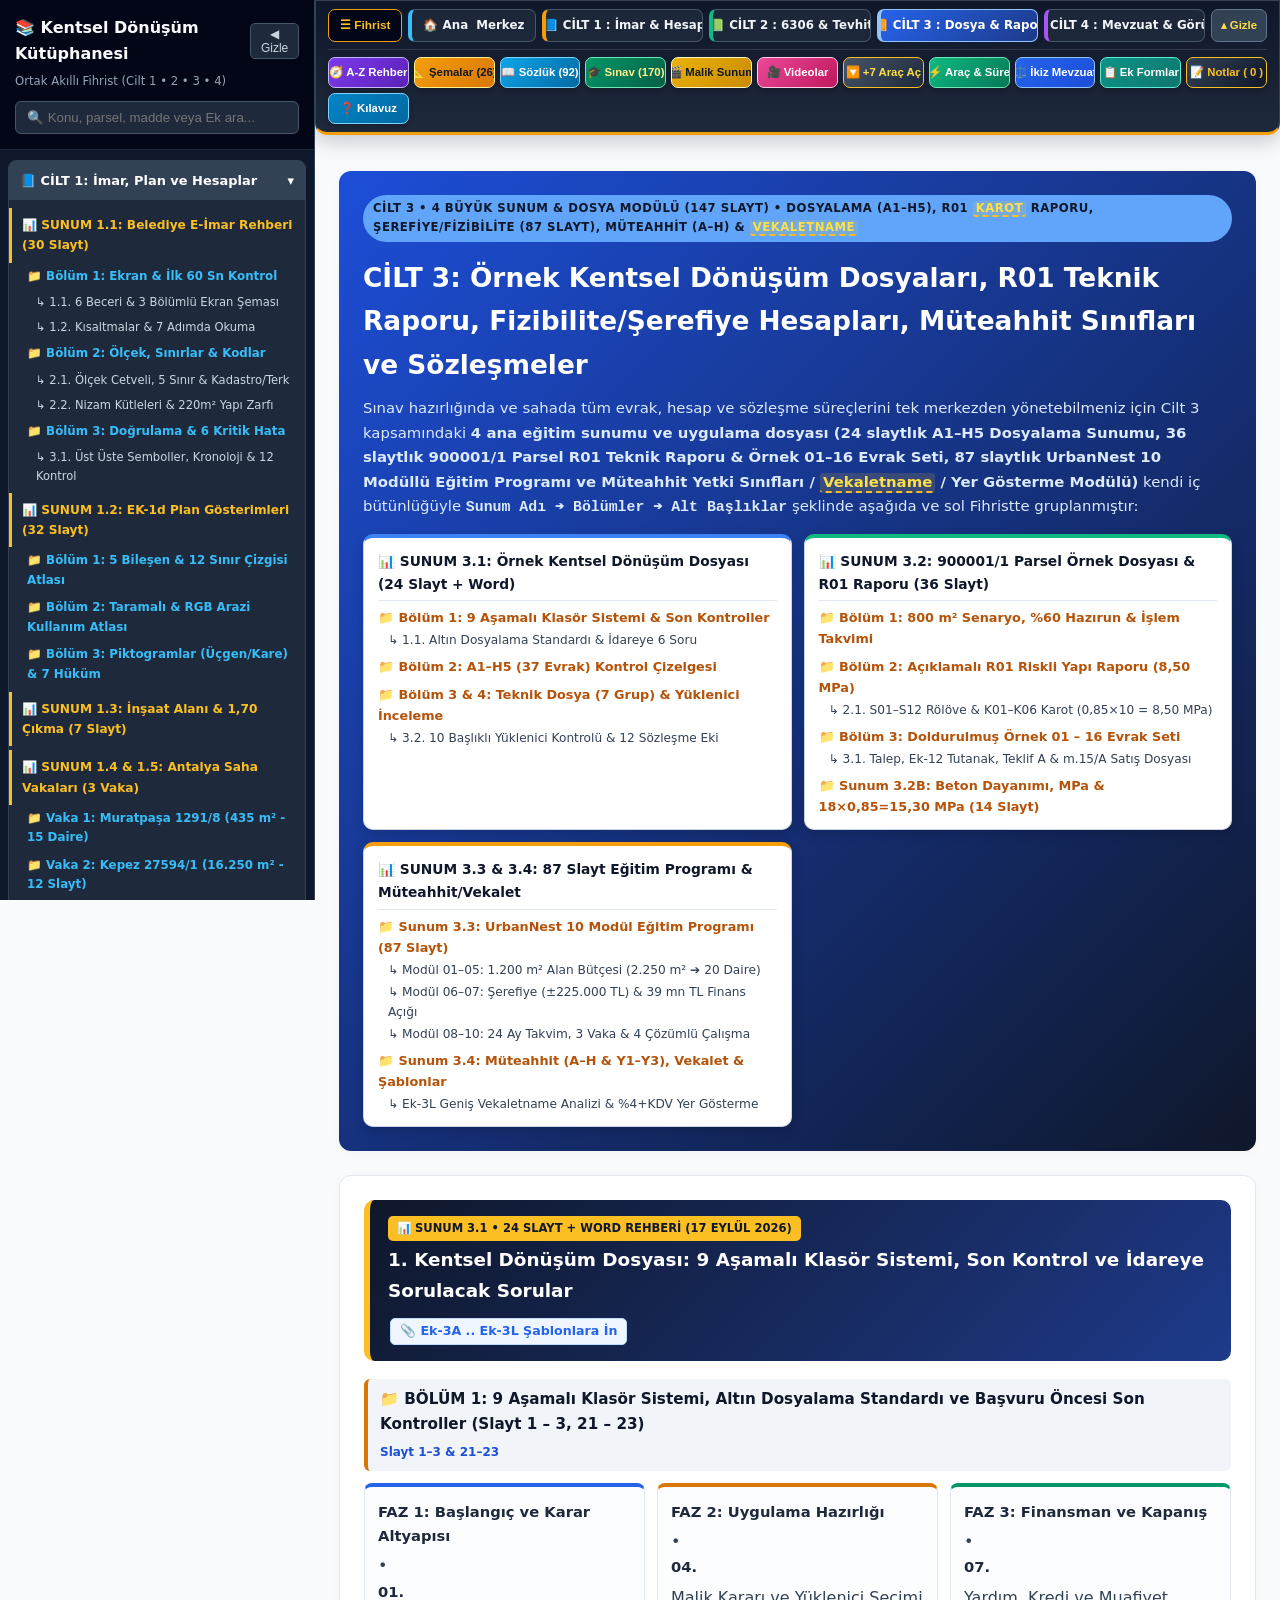
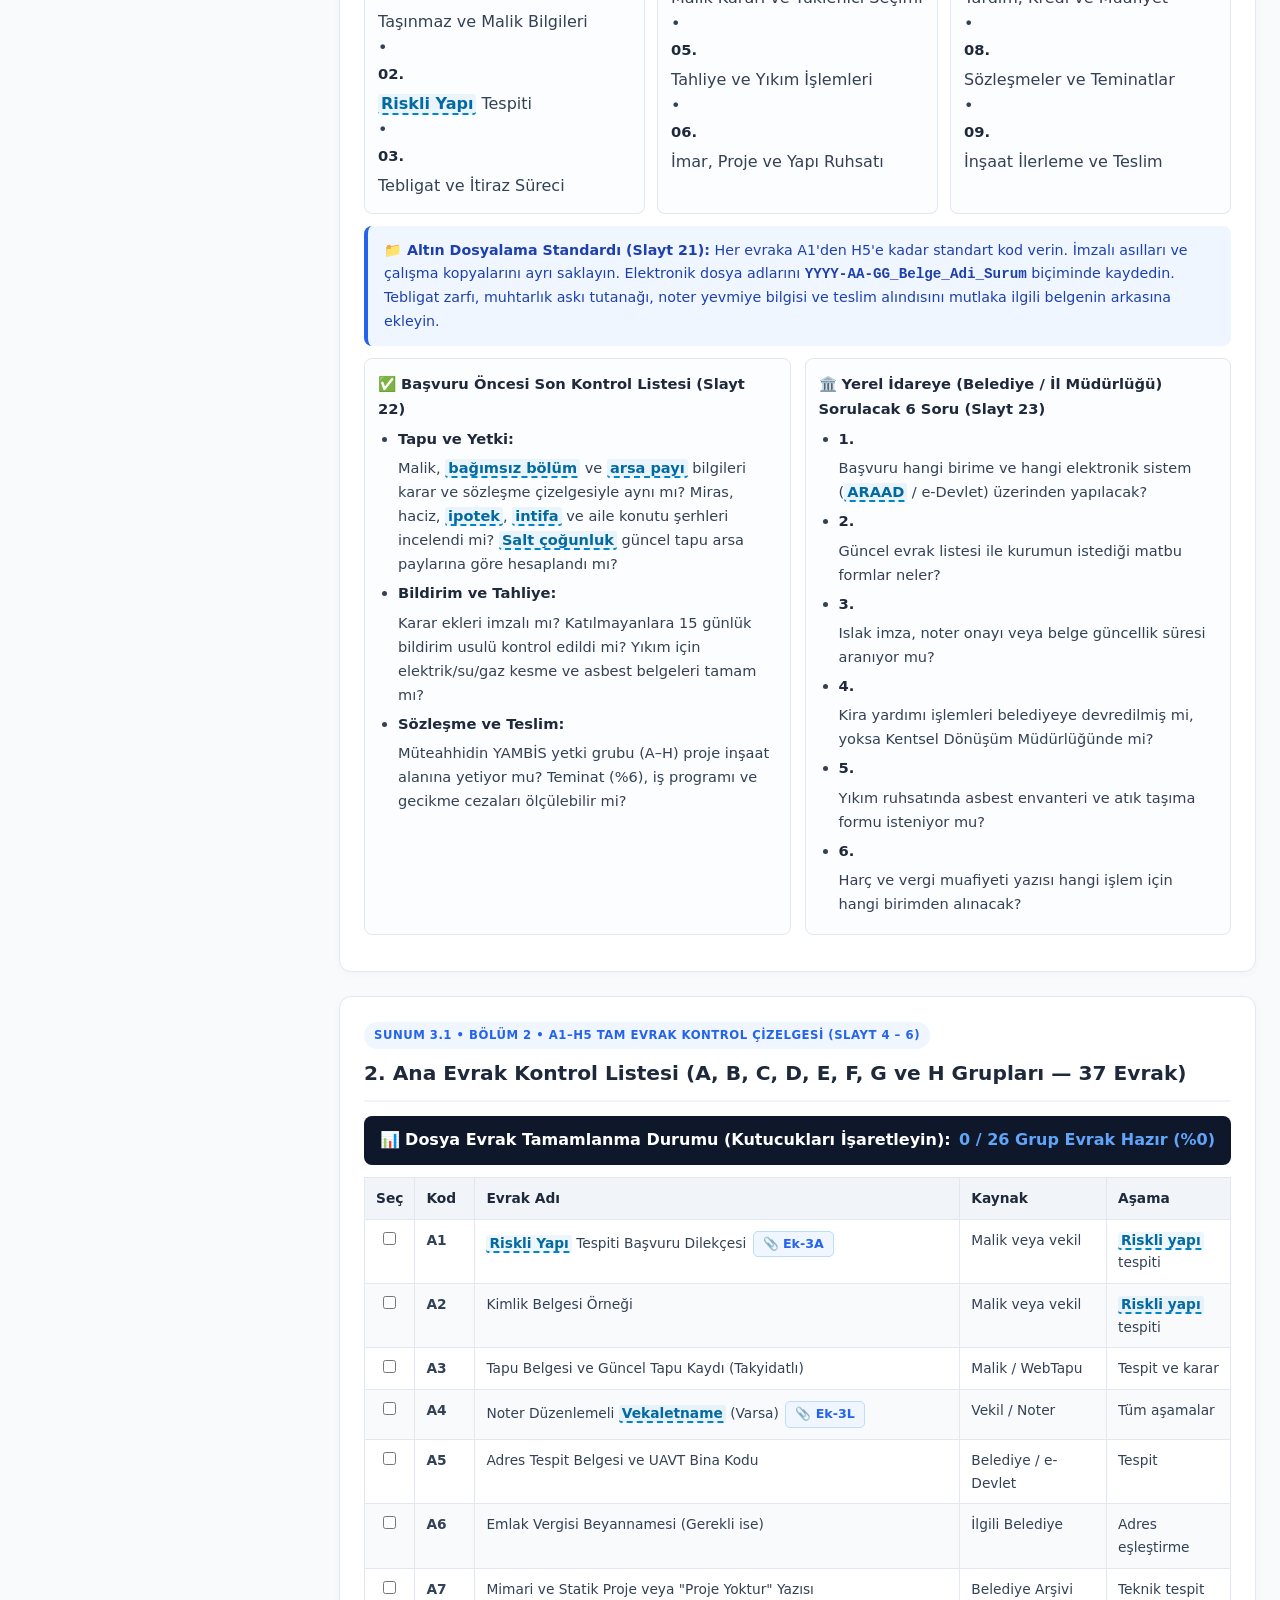
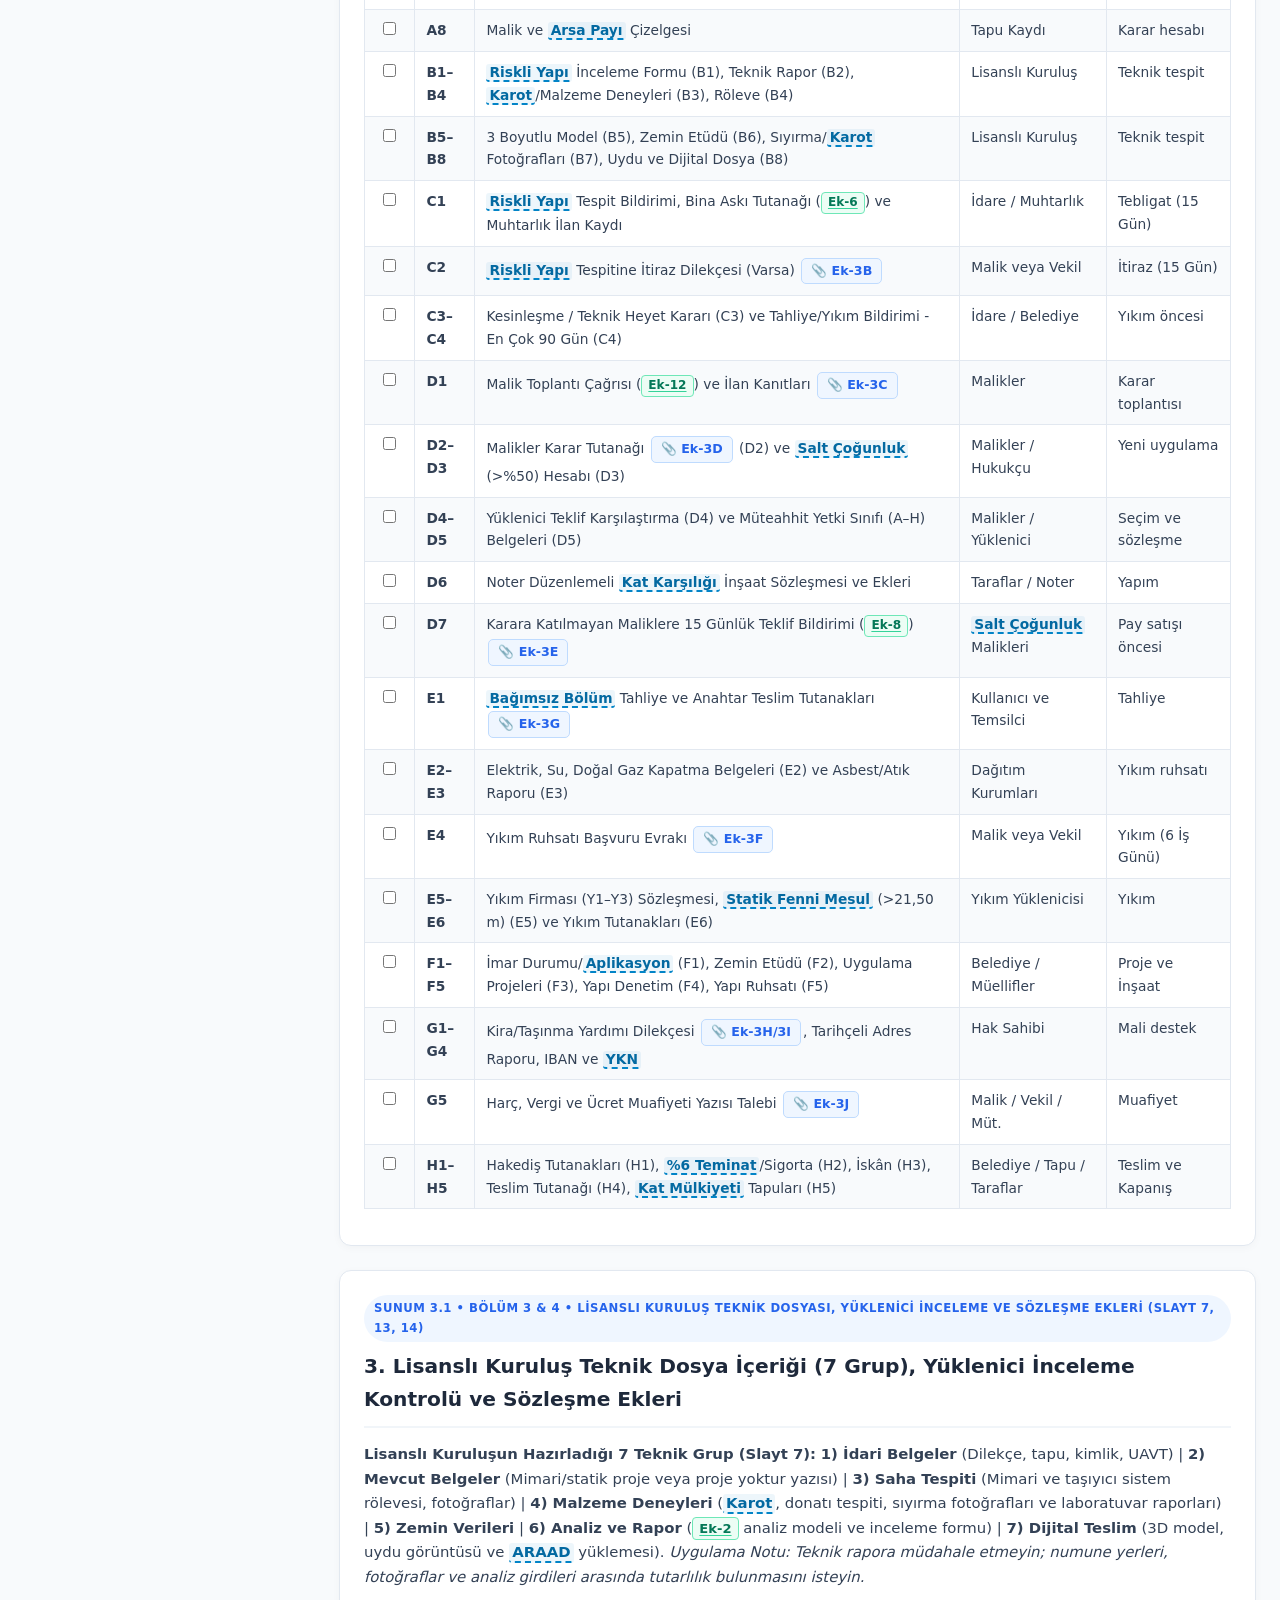
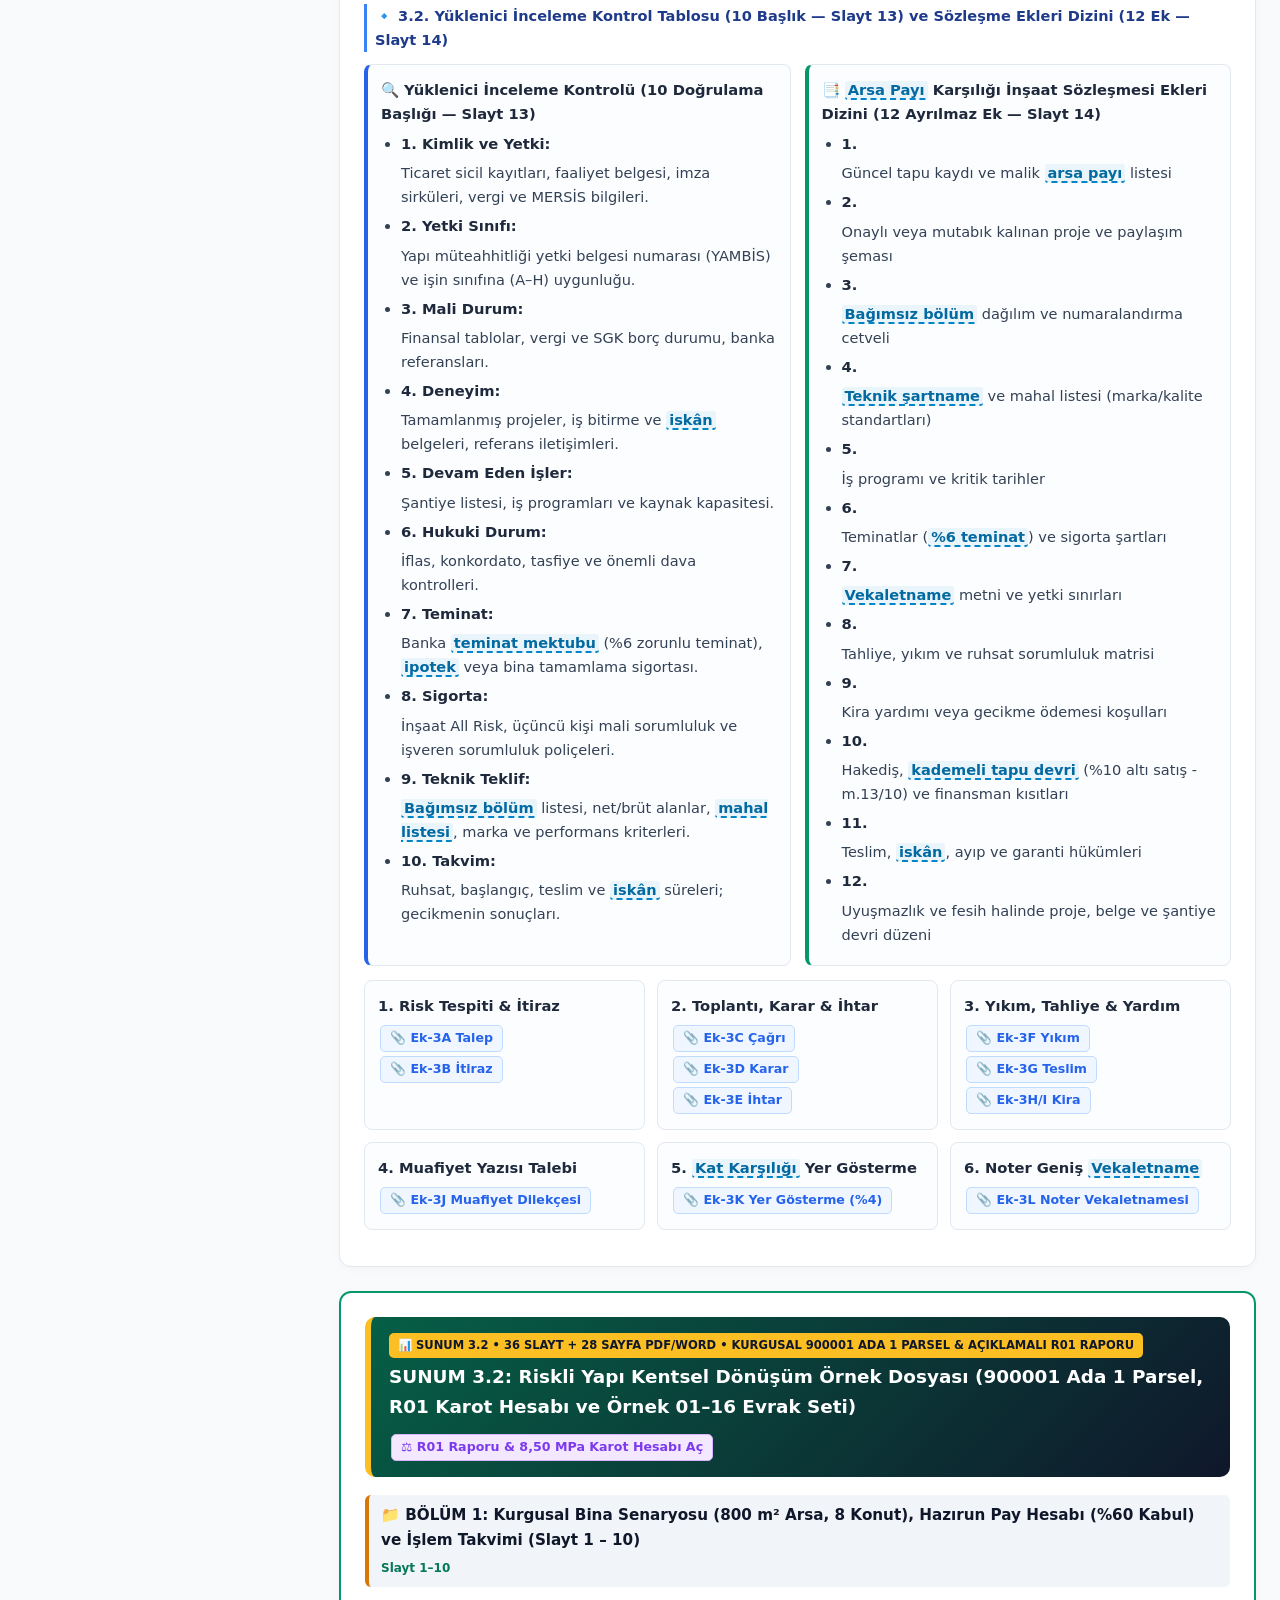
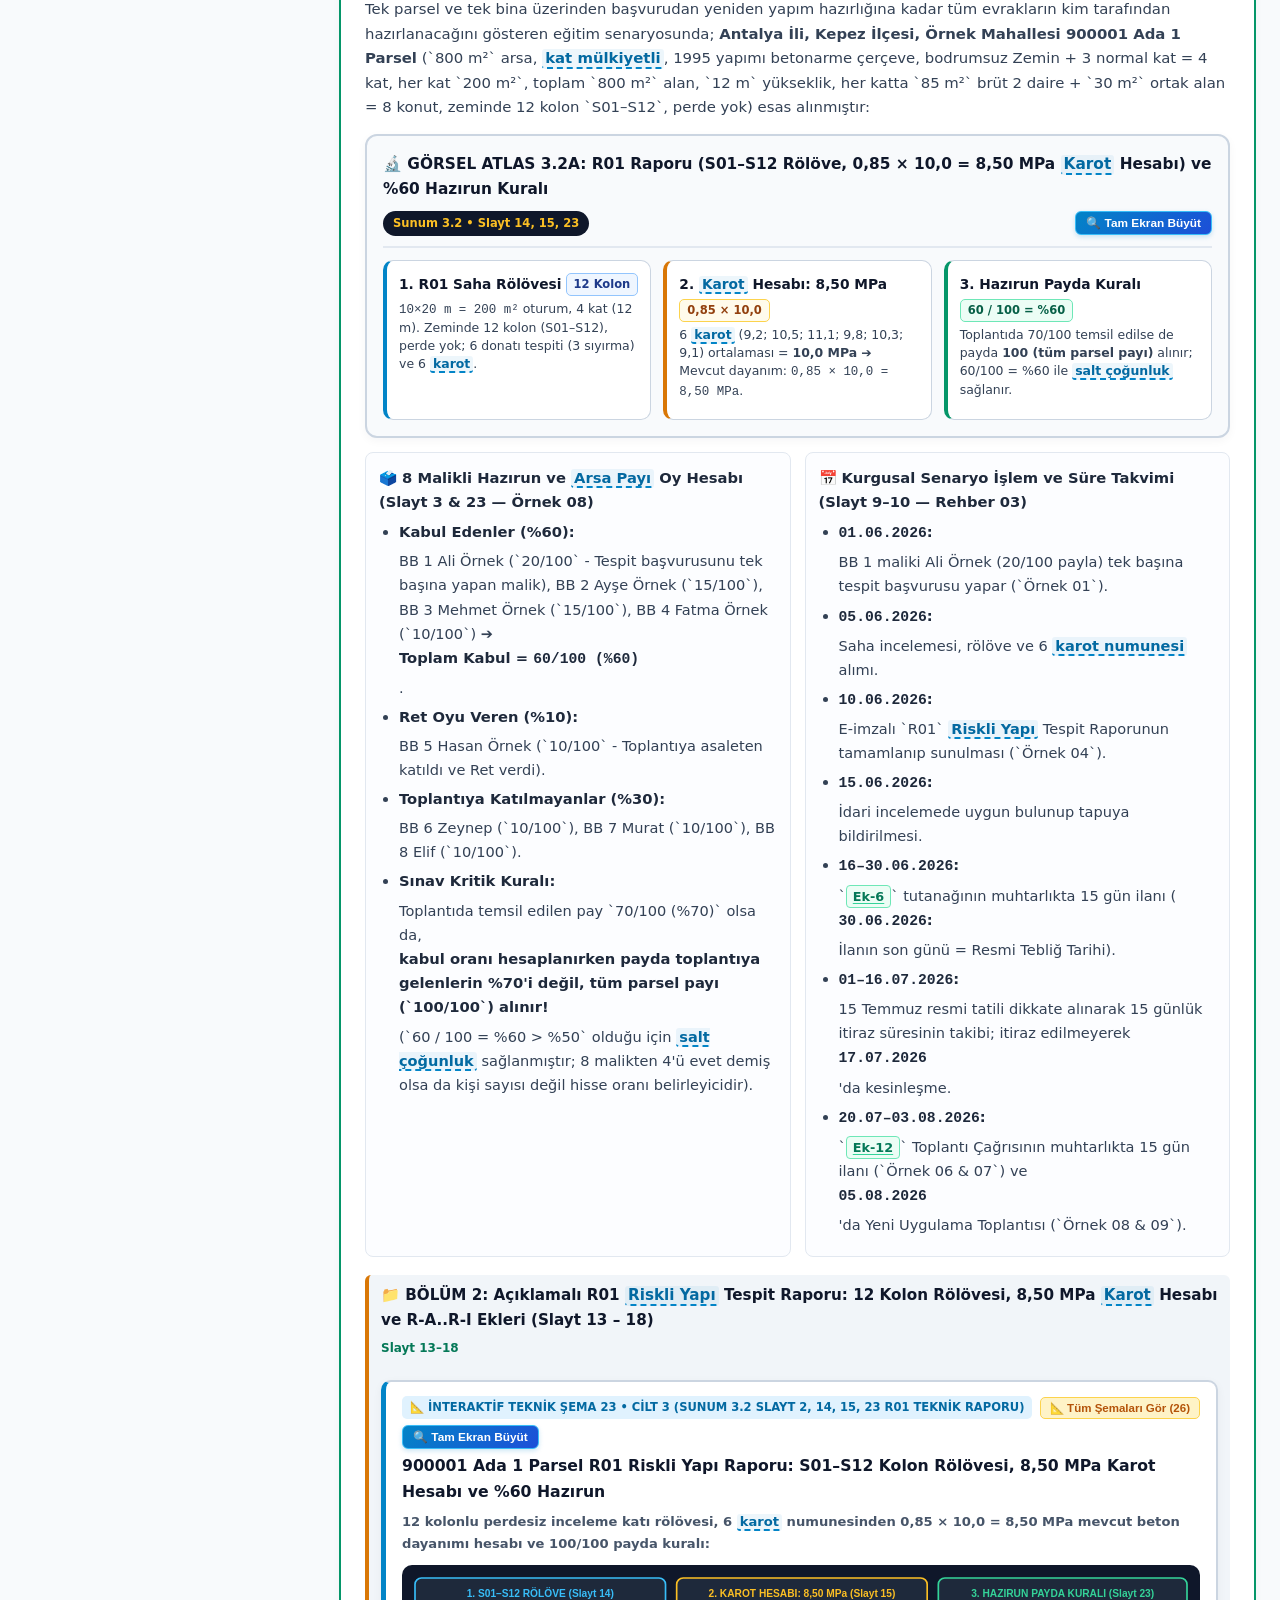
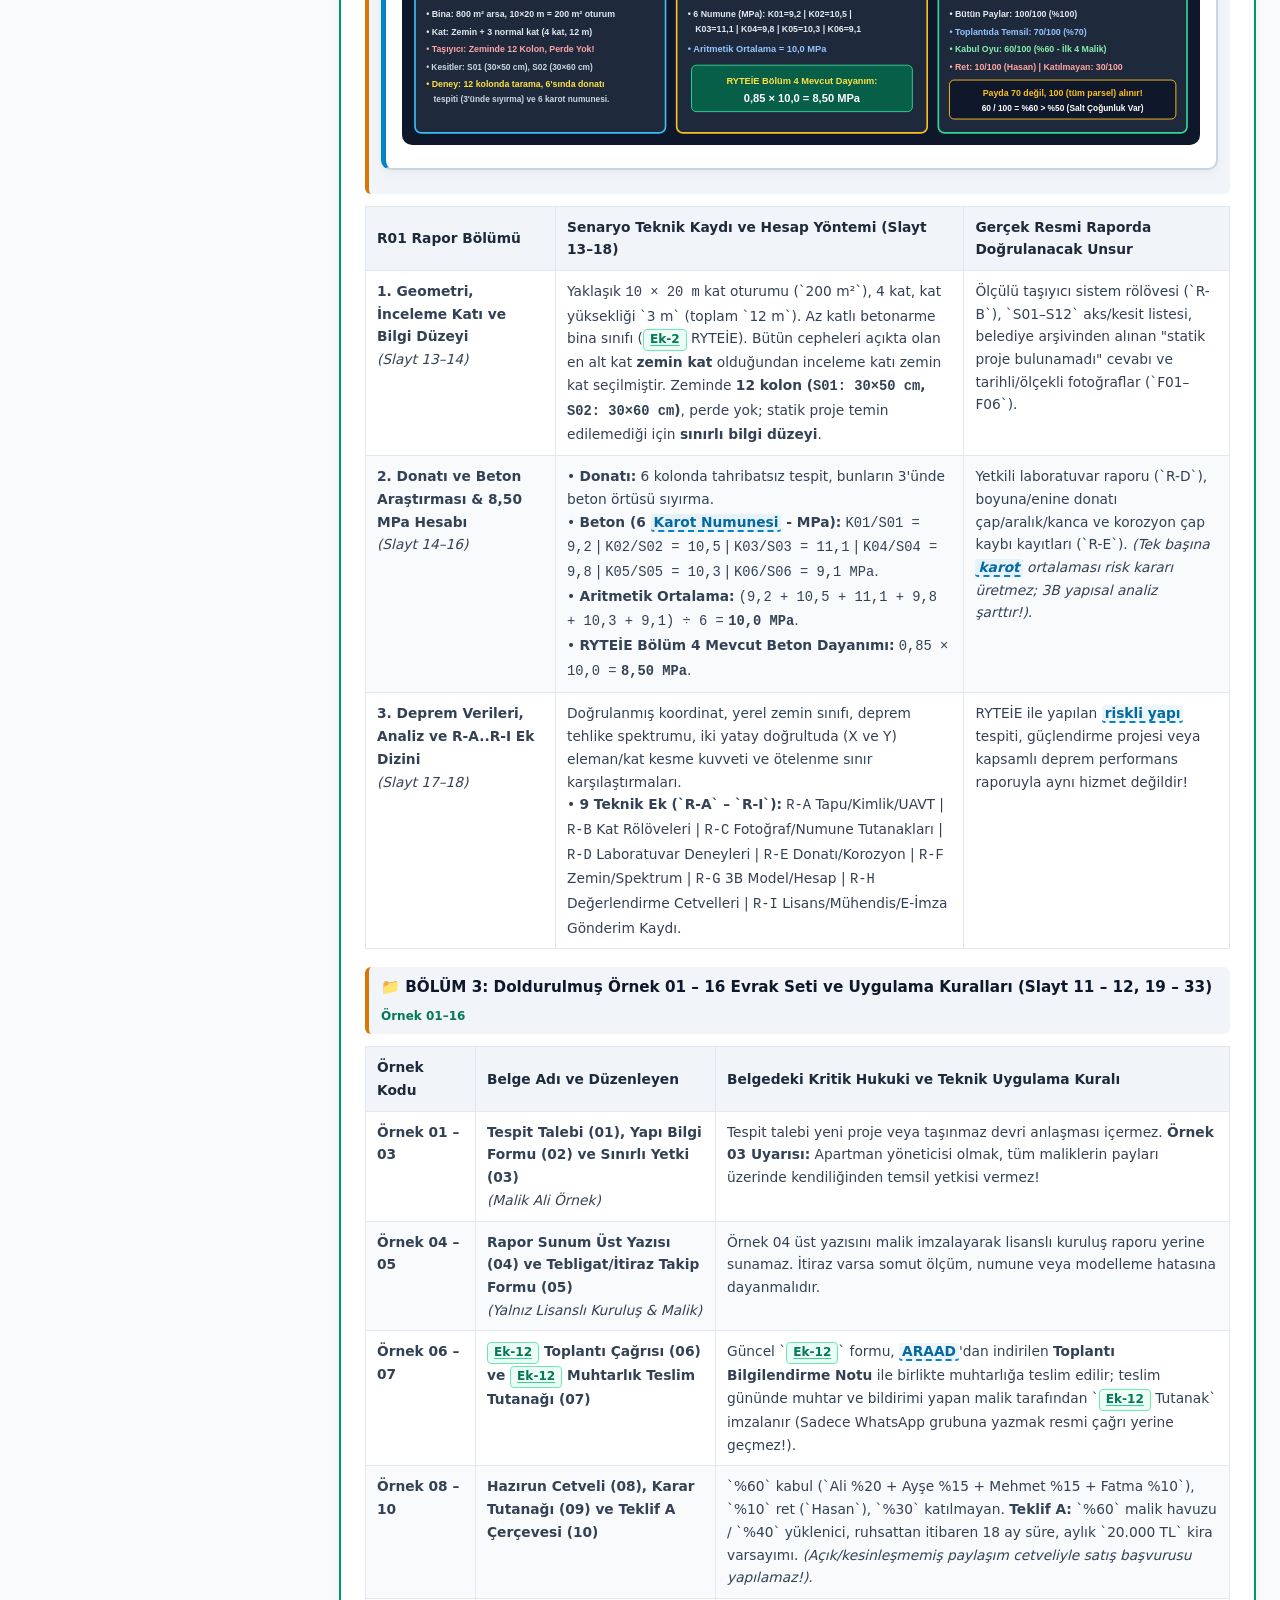
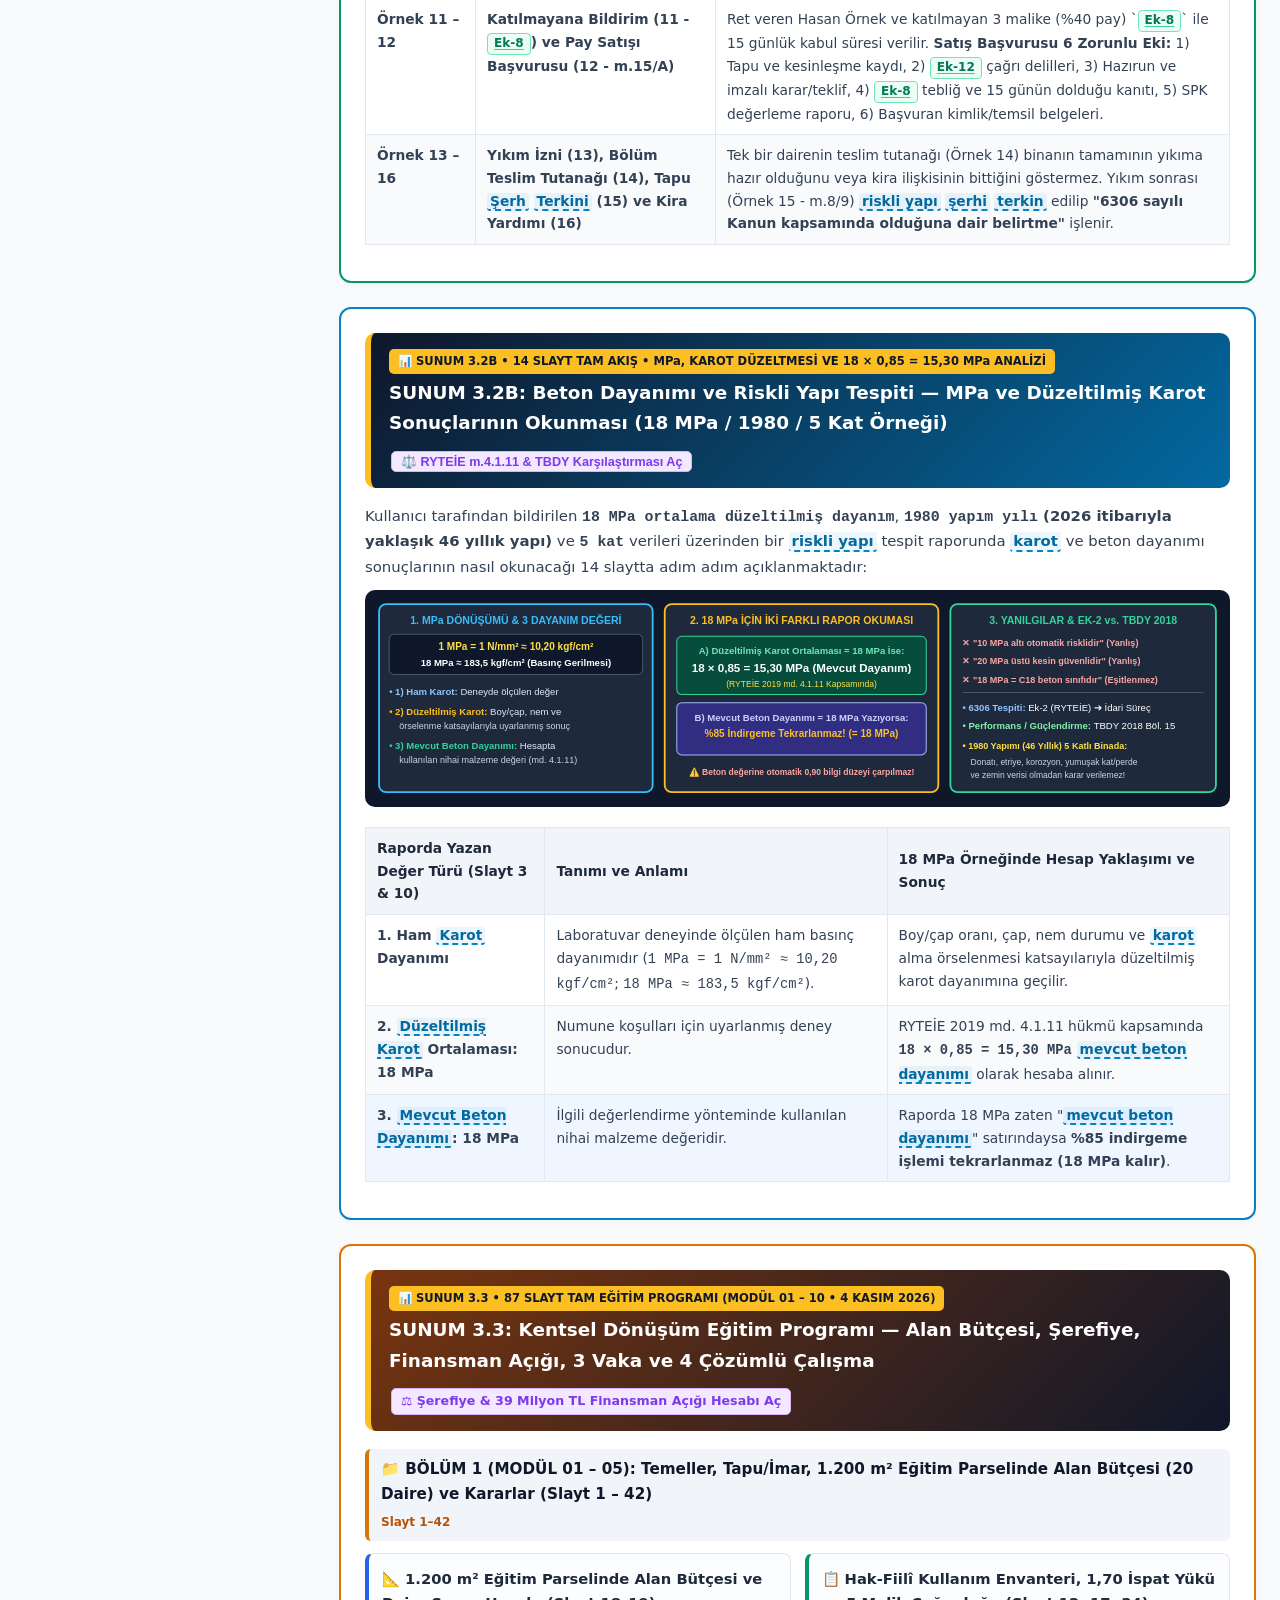
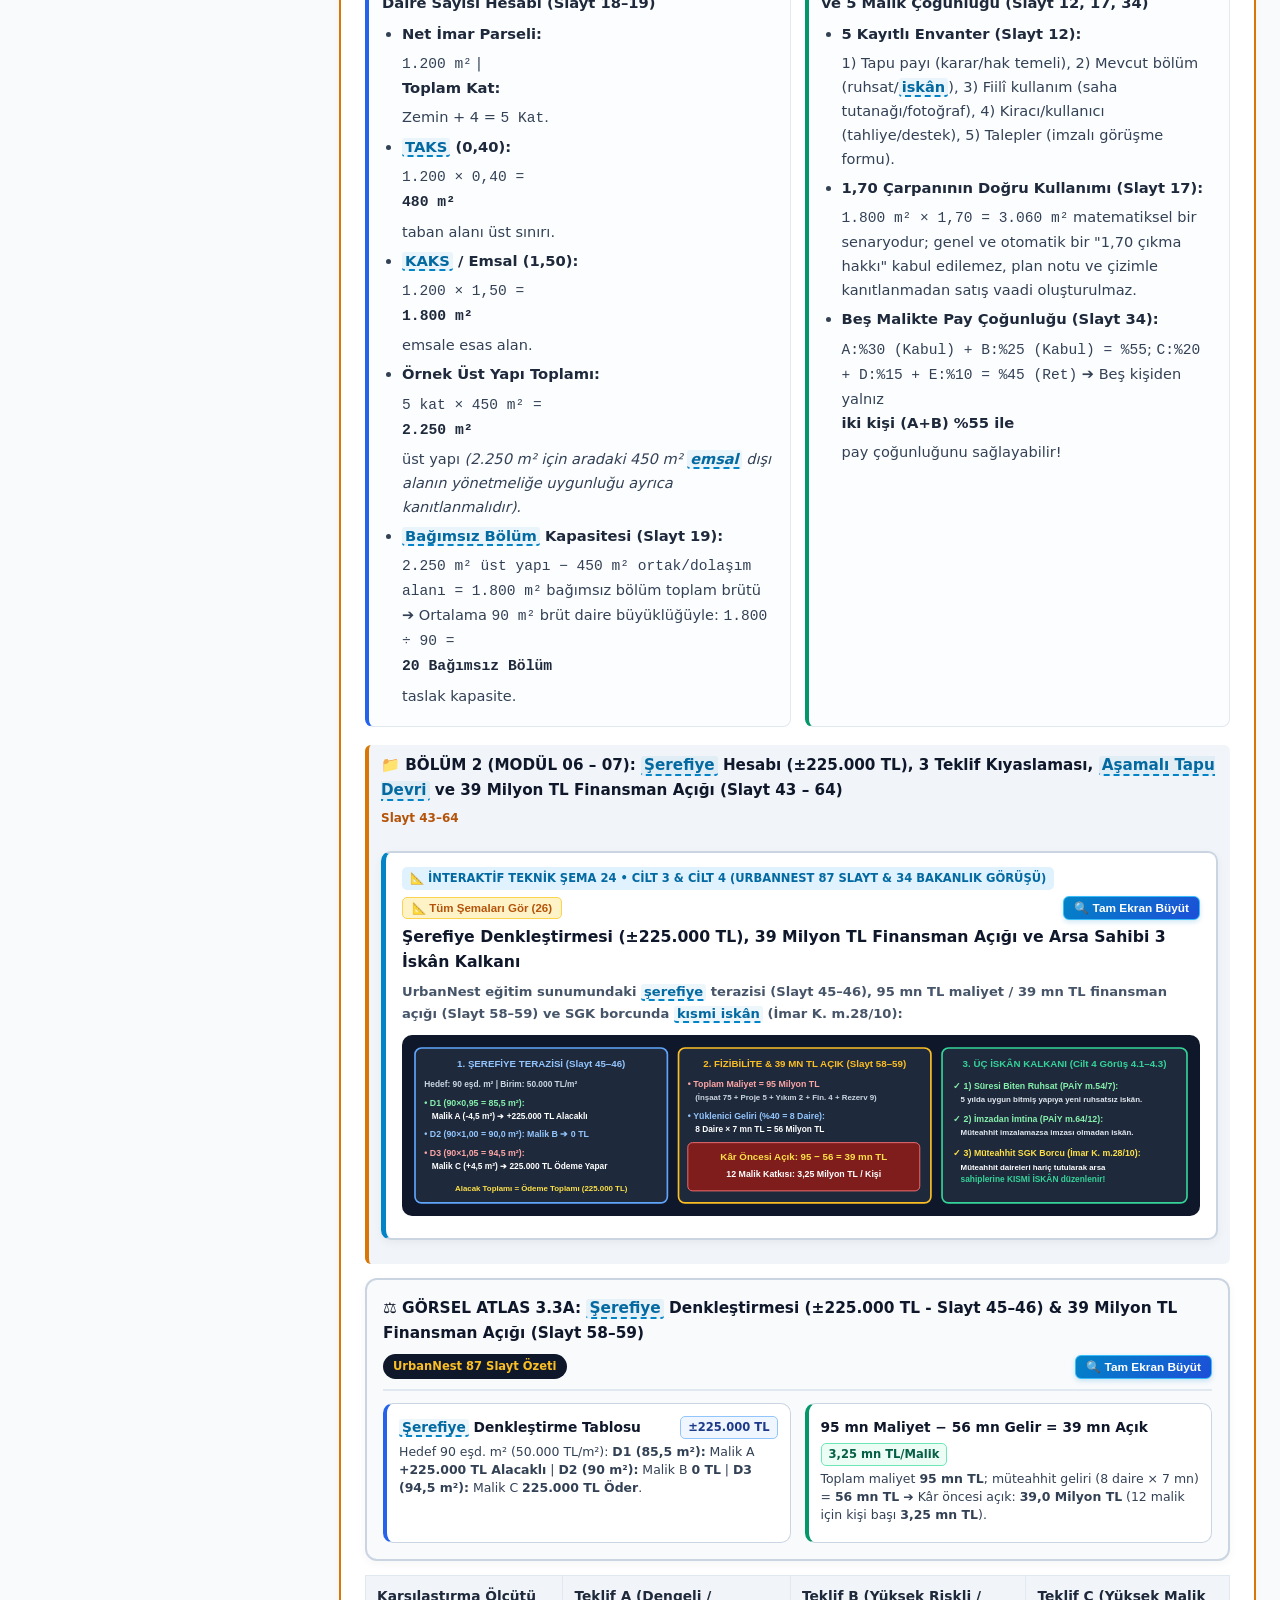
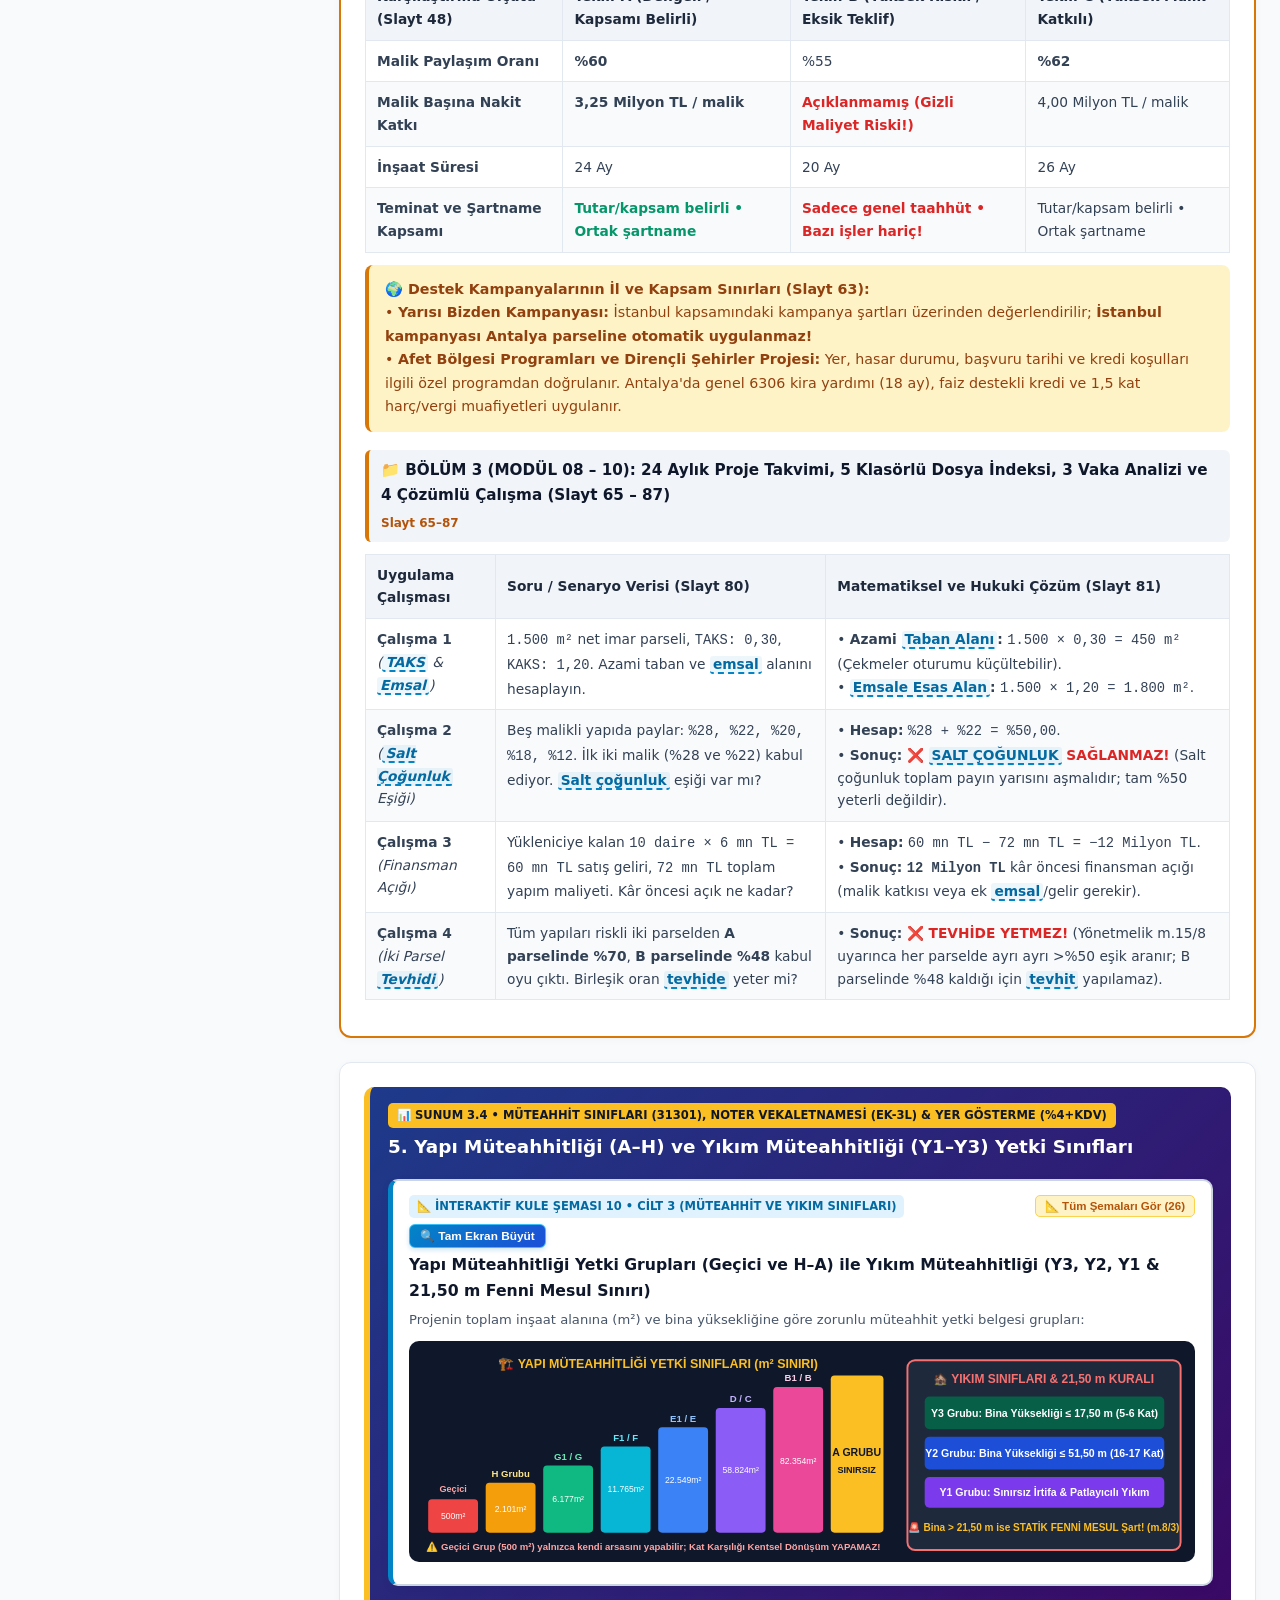
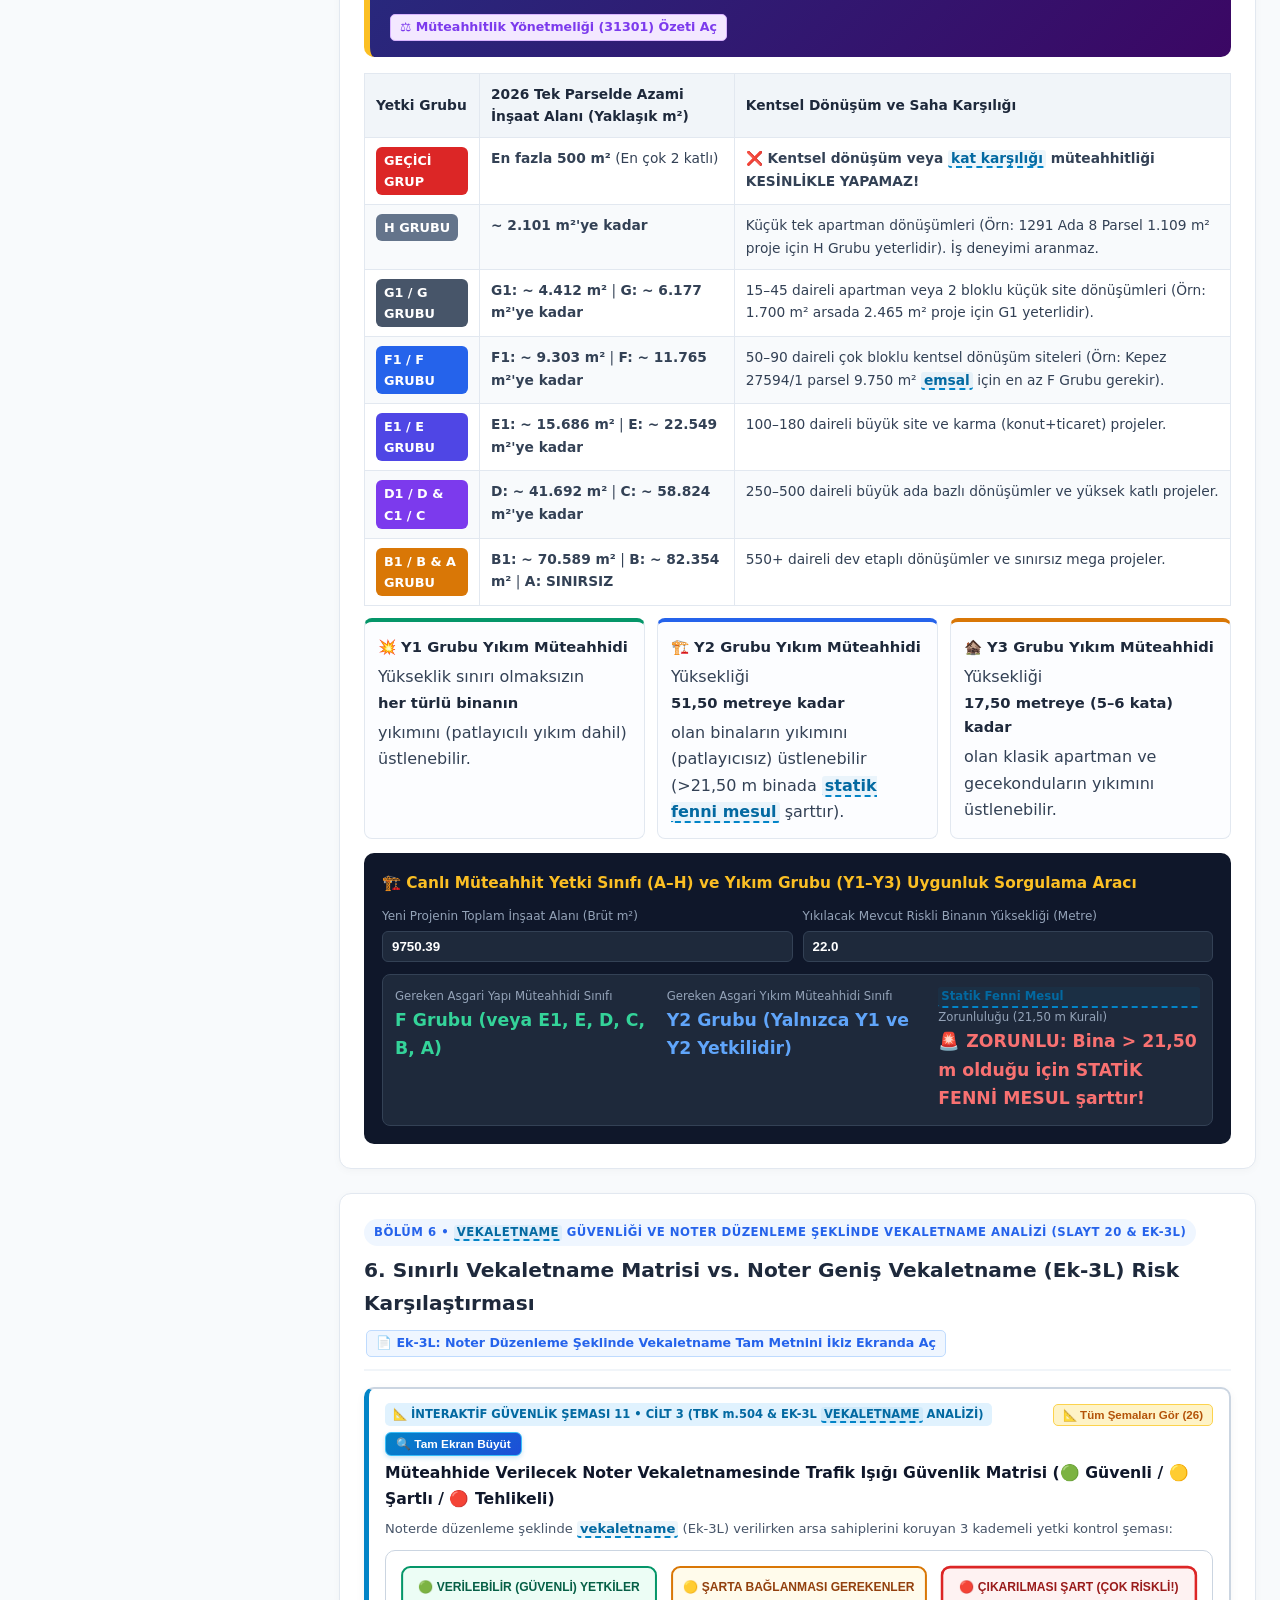
<file: cilt3.html>
<!DOCTYPE html>
<html lang="tr">
<head>
  <meta charset="UTF-8">
  <meta name="viewport" content="width=device-width, initial-scale=1.0">
  <title>CİLT 3: Eğitim Programı (87 Slayt), Örnek Dosyalar (R01 Raporu), Müteahhit Sınıfları ve Sözleşmeler | Kentsel Dönüşüm Kütüphanesi</title>
  <link rel="stylesheet" href="ortak.css">
</head>
<body data-cilt="3">

  <main class="main-content">
    <!-- ÜST BAR OTOMATİK YERLEŞİM NOKTASI -->
    <div id="topNavSlot"></div>

    <div class="container">

      <!-- GİRİŞ BAŞLIĞI VE CİLT 3 SUNUM / BÖLÜM / ALT BAŞLIK AĞAÇ HARİTASI -->
      <div class="section-card" style="background: linear-gradient(135deg, #1d4ed8 0%, #0f172a 100%); color: #fff; border:none;">
        <span class="section-badge" style="background:#60a5fa; color:#0f172a;">CİLT 3 • 4 BÜYÜK SUNUM & DOSYA MODÜLÜ (147 SLAYT) • DOSYALAMA (A1–H5), R01 KAROT RAPORU, ŞEREFİYE/FİZİBİLİTE (87 SLAYT), MÜTEAHHİT (A–H) & VEKALETNAME</span>
        <h1 style="color:#fff; margin-top:6px;">CİLT 3: Örnek Kentsel Dönüşüm Dosyaları, R01 Teknik Raporu, Fizibilite/Şerefiye Hesapları, Müteahhit Sınıfları ve Sözleşmeler</h1>
        <p style="color:#dbeafe; margin-bottom:14px;">
          Sınav hazırlığında ve sahada tüm evrak, hesap ve sözleşme süreçlerini tek merkezden yönetebilmeniz için Cilt 3 kapsamındaki <strong>4 ana eğitim sunumu ve uygulama dosyası (24 slaytlık A1–H5 Dosyalama Sunumu, 36 slaytlık 900001/1 Parsel R01 Teknik Raporu & Örnek 01–16 Evrak Seti, 87 slaytlık UrbanNest 10 Modüllü Eğitim Programı ve Müteahhit Yetki Sınıfları / Vekaletname / Yer Gösterme Modülü)</strong> kendi iç bütünlüğüyle <strong><code>Sunum Adı ➔ Bölümler ➔ Alt Başlıklar</code></strong> şeklinde aşağıda ve sol Fihristte gruplanmıştır:
        </p>

        <!-- 3 KADEMELİ HIZLI GEZİNME HARİTASI -->
        <div class="sunum-harita-grid">
          <div class="sunum-harita-card" style="border-top-color:#3b82f6;">
            <strong class="sunum-title">📊 SUNUM 3.1: Örnek Kentsel Dönüşüm Dosyası (24 Slayt + Word)</strong>
            <a class="bolum-item" href="#bolum-1">📁 Bölüm 1: 9 Aşamalı Klasör Sistemi & Son Kontroller</a>
            <a class="alt-item" href="#s31-b1-1">↳ 1.1. Altın Dosyalama Standardı & İdareye 6 Soru</a>
            <a class="bolum-item" href="#bolum-2">📁 Bölüm 2: A1–H5 (37 Evrak) Kontrol Çizelgesi</a>
            <a class="bolum-item" href="#bolum-3">📁 Bölüm 3 & 4: Teknik Dosya (7 Grup) & Yüklenici İnceleme</a>
            <a class="alt-item" href="#s31-b3-2">↳ 3.2. 10 Başlıklı Yüklenici Kontrolü & 12 Sözleşme Eki</a>
          </div>

          <div class="sunum-harita-card" style="border-top-color:#10b981;">
            <strong class="sunum-title">📊 SUNUM 3.2: 900001/1 Parsel Örnek Dosyası & R01 Raporu (36 Slayt)</strong>
            <a class="bolum-item" href="#bolum-r01">📁 Bölüm 1: 800 m² Senaryo, %60 Hazırun & İşlem Takvimi</a>
            <a class="bolum-item" href="#s32-b2">📁 Bölüm 2: Açıklamalı R01 Riskli Yapı Raporu (8,50 MPa)</a>
            <a class="alt-item" href="#s32-b2">↳ 2.1. S01–S12 Rölöve & K01–K06 Karot (0,85×10 = 8,50 MPa)</a>
            <a class="bolum-item" href="#s32-b3">📁 Bölüm 3: Doldurulmuş Örnek 01 – 16 Evrak Seti</a>
            <a class="alt-item" href="#s32-b3">↳ 3.1. Talep, Ek-12 Tutanak, Teklif A & m.15/A Satış Dosyası</a>
          </div>

          <div class="sunum-harita-card" style="border-top-color:#f59e0b;">
            <strong class="sunum-title">📊 SUNUM 3.3 & 3.4: 87 Slayt Eğitim Programı & Müteahhit/Vekalet</strong>
            <a class="bolum-item" href="#bolum-urbannest">📁 Sunum 3.3: UrbanNest 10 Modül Eğitim Programı (87 Slayt)</a>
            <a class="alt-item" href="#s33-b1">↳ Modül 01–05: 1.200 m² Alan Bütçesi (2.250 m² ➔ 20 Daire)</a>
            <a class="alt-item" href="#s33-b2">↳ Modül 06–07: Şerefiye (±225.000 TL) & 39 mn TL Finans Açığı</a>
            <a class="alt-item" href="#s33-b3">↳ Modül 08–10: 24 Ay Takvim, 3 Vaka & 4 Çözümlü Çalışma</a>
            <a class="bolum-item" href="#bolum-5">📁 Sunum 3.4: Müteahhit (A–H & Y1–Y3), Vekalet & Şablonlar</a>
            <a class="alt-item" href="#bolum-6">↳ Ek-3L Geniş Vekaletname Analizi & %4+KDV Yer Gösterme</a>
          </div>
        </div>
      </div>

      <!-- ================================================================= -->
      <!-- SUNUM 3.1 (BÖLÜM 1, 2, 3, 4): ÖRNEK KENTSEL DÖNÜŞÜM DOSYASI (24 SLAYT + WORD REHBERİ) -->
      <!-- ================================================================= -->
      <section class="section-card" id="bolum-1">
        <div class="ppt-module-banner">
          <div>
            <span class="ppt-tag">📊 SUNUM 3.1 • 24 SLAYT + WORD REHBERİ (17 EYLÜL 2026)</span>
            <h2>1. Kentsel Dönüşüm Dosyası: 9 Aşamalı Klasör Sistemi, Son Kontrol ve İdareye Sorulacak Sorular</h2>
          </div>
          <a class="ek-link" onclick="openSplitEk('ek-3a')">📎 Ek-3A .. Ek-3L Şablonlara İn</a>
        </div>

        <div class="ppt-bolum-header" id="s31-b1-1">
          <span>📁 BÖLÜM 1: 9 Aşamalı Klasör Sistemi, Altın Dosyalama Standardı ve Başvuru Öncesi Son Kontroller (Slayt 1 – 3, 21 – 23)</span>
          <span style="font-size:0.75rem; color:#1d4ed8;">Slayt 1–3 & 21–23</span>
        </div>

        <div class="grid-3">
          <div class="mini-card" style="border-top:4px solid var(--blue);">
            <strong>FAZ 1: Başlangıç ve Karar Altyapısı</strong>
            • <strong>01.</strong> Taşınmaz ve Malik Bilgileri<br>
            • <strong>02.</strong> Riskli Yapı Tespiti<br>
            • <strong>03.</strong> Tebligat ve İtiraz Süreci
          </div>
          <div class="mini-card" style="border-top:4px solid var(--accent);">
            <strong>FAZ 2: Uygulama Hazırlığı</strong>
            • <strong>04.</strong> Malik Kararı ve Yüklenici Seçimi<br>
            • <strong>05.</strong> Tahliye ve Yıkım İşlemleri<br>
            • <strong>06.</strong> İmar, Proje ve Yapı Ruhsatı
          </div>
          <div class="mini-card" style="border-top:4px solid var(--green);">
            <strong>FAZ 3: Finansman ve Kapanış</strong>
            • <strong>07.</strong> Yardım, Kredi ve Muafiyet<br>
            • <strong>08.</strong> Sözleşmeler ve Teminatlar<br>
            • <strong>09.</strong> İnşaat İlerleme ve Teslim
          </div>
        </div>

        <div class="alert-box alert-info">
          <strong>📁 Altın Dosyalama Standardı (Slayt 21):</strong> Her evraka A1'den H5'e kadar standart kod verin. İmzalı asılları ve çalışma kopyalarını ayrı saklayın. Elektronik dosya adlarını <strong><code>YYYY-AA-GG_Belge_Adi_Surum</code></strong> biçiminde kaydedin. Tebligat zarfı, muhtarlık askı tutanağı, noter yevmiye bilgisi ve teslim alındısını mutlaka ilgili belgenin arkasına ekleyin.
        </div>

        <div class="grid-2">
          <div class="mini-card">
            <strong>✅ Başvuru Öncesi Son Kontrol Listesi (Slayt 22)</strong>
            <ul class="clean-list" style="margin-top:6px; margin-bottom:0;">
              <li><strong>Tapu ve Yetki:</strong> Malik, bağımsız bölüm ve arsa payı bilgileri karar ve sözleşme çizelgesiyle aynı mı? Miras, haciz, ipotek, intifa ve aile konutu şerhleri incelendi mi? Salt çoğunluk güncel tapu arsa paylarına göre hesaplandı mı?</li>
              <li><strong>Bildirim ve Tahliye:</strong> Karar ekleri imzalı mı? Katılmayanlara 15 günlük bildirim usulü kontrol edildi mi? Yıkım için elektrik/su/gaz kesme ve asbest belgeleri tamam mı?</li>
              <li><strong>Sözleşme ve Teslim:</strong> Müteahhidin YAMBİS yetki grubu (A–H) proje inşaat alanına yetiyor mu? Teminat (%6), iş programı ve gecikme cezaları ölçülebilir mi?</li>
            </ul>
          </div>
          <div class="mini-card">
            <strong>🏛️ Yerel İdareye (Belediye / İl Müdürlüğü) Sorulacak 6 Soru (Slayt 23)</strong>
            <ul class="clean-list" style="margin-top:6px; margin-bottom:0;">
              <li><strong>1.</strong> Başvuru hangi birime ve hangi elektronik sistem (ARAAD / e-Devlet) üzerinden yapılacak?</li>
              <li><strong>2.</strong> Güncel evrak listesi ile kurumun istediği matbu formlar neler?</li>
              <li><strong>3.</strong> Islak imza, noter onayı veya belge güncellik süresi aranıyor mu?</li>
              <li><strong>4.</strong> Kira yardımı işlemleri belediyeye devredilmiş mi, yoksa Kentsel Dönüşüm Müdürlüğünde mi?</li>
              <li><strong>5.</strong> Yıkım ruhsatında asbest envanteri ve atık taşıma formu isteniyor mu?</li>
              <li><strong>6.</strong> Harç ve vergi muafiyeti yazısı hangi işlem için hangi birimden alınacak?</li>
            </ul>
          </div>
        </div>
      </section>

      <!-- ================================================================= -->
      <!-- BÖLÜM 2: ANA EVRAK KONTROL LİSTESİ (A1 - H5 TABLOSU - SLAYT 4-6) -->
      <!-- ================================================================= -->
      <section class="section-card" id="bolum-2">
        <span class="section-badge">SUNUM 3.1 • BÖLÜM 2 • A1–H5 TAM EVRAK KONTROL ÇİZELGESİ (SLAYT 4 – 6)</span>
        <h2>2. Ana Evrak Kontrol Listesi (A, B, C, D, E, F, G ve H Grupları — 37 Evrak)</h2>

        <div style="background:#0f172a; color:#fff; padding:11px 16px; border-radius:8px; margin-bottom:12px; display:flex; justify-content:space-between; align-items:center;">
          <span>📊 <strong>Dosya Evrak Tamamlanma Durumu (Kutucukları İşaretleyin):</strong></span>
          <strong id="evrakProgressText" style="color:#60a5fa; font-size:1rem;">0 / 26 Grup Evrak Hazır (%0)</strong>
        </div>

        <div class="table-wrap">
          <table id="evrakTable">
            <thead>
              <tr><th style="width:45px; text-align:center;">Seç</th><th style="width:60px;">Kod</th><th>Evrak Adı</th><th>Kaynak</th><th>Aşama</th></tr>
            </thead>
            <tbody>
              <tr><td style="text-align:center;"><input type="checkbox" onchange="updateEvrakProgress()"></td><td><strong>A1</strong></td><td>Riskli Yapı Tespiti Başvuru Dilekçesi <a class="ek-link" id="ref-a1" onclick="openSplitEk('ek-3a', 'ref-a1')">📎 Ek-3A</a></td><td>Malik veya vekil</td><td>Riskli yapı tespiti</td></tr>
              <tr><td style="text-align:center;"><input type="checkbox" onchange="updateEvrakProgress()"></td><td><strong>A2</strong></td><td>Kimlik Belgesi Örneği</td><td>Malik veya vekil</td><td>Riskli yapı tespiti</td></tr>
              <tr><td style="text-align:center;"><input type="checkbox" onchange="updateEvrakProgress()"></td><td><strong>A3</strong></td><td>Tapu Belgesi ve Güncel Tapu Kaydı (Takyidatlı)</td><td>Malik / WebTapu</td><td>Tespit ve karar</td></tr>
              <tr><td style="text-align:center;"><input type="checkbox" onchange="updateEvrakProgress()"></td><td><strong>A4</strong></td><td>Noter Düzenlemeli Vekaletname (Varsa) <a class="ek-link" id="ref-a4" onclick="openSplitEk('ek-3l', 'ref-a4')">📎 Ek-3L</a></td><td>Vekil / Noter</td><td>Tüm aşamalar</td></tr>
              <tr><td style="text-align:center;"><input type="checkbox" onchange="updateEvrakProgress()"></td><td><strong>A5</strong></td><td>Adres Tespit Belgesi ve UAVT Bina Kodu</td><td>Belediye / e-Devlet</td><td>Tespit</td></tr>
              <tr><td style="text-align:center;"><input type="checkbox" onchange="updateEvrakProgress()"></td><td><strong>A6</strong></td><td>Emlak Vergisi Beyannamesi (Gerekli ise)</td><td>İlgili Belediye</td><td>Adres eşleştirme</td></tr>
              <tr><td style="text-align:center;"><input type="checkbox" onchange="updateEvrakProgress()"></td><td><strong>A7</strong></td><td>Mimari ve Statik Proje veya "Proje Yoktur" Yazısı</td><td>Belediye Arşivi</td><td>Teknik tespit</td></tr>
              <tr><td style="text-align:center;"><input type="checkbox" onchange="updateEvrakProgress()"></td><td><strong>A8</strong></td><td>Malik ve Arsa Payı Çizelgesi</td><td>Tapu Kaydı</td><td>Karar hesabı</td></tr>
              <tr><td style="text-align:center;"><input type="checkbox" onchange="updateEvrakProgress()"></td><td><strong>B1–B4</strong></td><td>Riskli Yapı İnceleme Formu (B1), Teknik Rapor (B2), Karot/Malzeme Deneyleri (B3), Röleve (B4)</td><td>Lisanslı Kuruluş</td><td>Teknik tespit</td></tr>
              <tr><td style="text-align:center;"><input type="checkbox" onchange="updateEvrakProgress()"></td><td><strong>B5–B8</strong></td><td>3 Boyutlu Model (B5), Zemin Etüdü (B6), Sıyırma/Karot Fotoğrafları (B7), Uydu ve Dijital Dosya (B8)</td><td>Lisanslı Kuruluş</td><td>Teknik tespit</td></tr>
              <tr><td style="text-align:center;"><input type="checkbox" onchange="updateEvrakProgress()"></td><td><strong>C1</strong></td><td>Riskli Yapı Tespit Bildirimi, Bina Askı Tutanağı (Ek-6) ve Muhtarlık İlan Kaydı</td><td>İdare / Muhtarlık</td><td>Tebligat (15 Gün)</td></tr>
              <tr><td style="text-align:center;"><input type="checkbox" onchange="updateEvrakProgress()"></td><td><strong>C2</strong></td><td>Riskli Yapı Tespitine İtiraz Dilekçesi (Varsa) <a class="ek-link" id="ref-c2" onclick="openSplitEk('ek-3b', 'ref-c2')">📎 Ek-3B</a></td><td>Malik veya Vekil</td><td>İtiraz (15 Gün)</td></tr>
              <tr><td style="text-align:center;"><input type="checkbox" onchange="updateEvrakProgress()"></td><td><strong>C3–C4</strong></td><td>Kesinleşme / Teknik Heyet Kararı (C3) ve Tahliye/Yıkım Bildirimi - En Çok 90 Gün (C4)</td><td>İdare / Belediye</td><td>Yıkım öncesi</td></tr>
              <tr><td style="text-align:center;"><input type="checkbox" onchange="updateEvrakProgress()"></td><td><strong>D1</strong></td><td>Malik Toplantı Çağrısı (Ek-12) ve İlan Kanıtları <a class="ek-link" id="ref-d1" onclick="openSplitEk('ek-3c', 'ref-d1')">📎 Ek-3C</a></td><td>Malikler</td><td>Karar toplantısı</td></tr>
              <tr><td style="text-align:center;"><input type="checkbox" onchange="updateEvrakProgress()"></td><td><strong>D2–D3</strong></td><td>Malikler Karar Tutanağı <a class="ek-link" id="ref-d2" onclick="openSplitEk('ek-3d', 'ref-d2')">📎 Ek-3D</a> (D2) ve Salt Çoğunluk (>%50) Hesabı (D3)</td><td>Malikler / Hukukçu</td><td>Yeni uygulama</td></tr>
              <tr><td style="text-align:center;"><input type="checkbox" onchange="updateEvrakProgress()"></td><td><strong>D4–D5</strong></td><td>Yüklenici Teklif Karşılaştırma (D4) ve Müteahhit Yetki Sınıfı (A–H) Belgeleri (D5)</td><td>Malikler / Yüklenici</td><td>Seçim ve sözleşme</td></tr>
              <tr><td style="text-align:center;"><input type="checkbox" onchange="updateEvrakProgress()"></td><td><strong>D6</strong></td><td>Noter Düzenlemeli Kat Karşılığı İnşaat Sözleşmesi ve Ekleri</td><td>Taraflar / Noter</td><td>Yapım</td></tr>
              <tr><td style="text-align:center;"><input type="checkbox" onchange="updateEvrakProgress()"></td><td><strong>D7</strong></td><td>Karara Katılmayan Maliklere 15 Günlük Teklif Bildirimi (Ek-8) <a class="ek-link" id="ref-d7" onclick="openSplitEk('ek-3e', 'ref-d7')">📎 Ek-3E</a></td><td>Salt Çoğunluk Malikleri</td><td>Pay satışı öncesi</td></tr>
              <tr><td style="text-align:center;"><input type="checkbox" onchange="updateEvrakProgress()"></td><td><strong>E1</strong></td><td>Bağımsız Bölüm Tahliye ve Anahtar Teslim Tutanakları <a class="ek-link" id="ref-e1" onclick="openSplitEk('ek-3g', 'ref-e1')">📎 Ek-3G</a></td><td>Kullanıcı ve Temsilci</td><td>Tahliye</td></tr>
              <tr><td style="text-align:center;"><input type="checkbox" onchange="updateEvrakProgress()"></td><td><strong>E2–E3</strong></td><td>Elektrik, Su, Doğal Gaz Kapatma Belgeleri (E2) ve Asbest/Atık Raporu (E3)</td><td>Dağıtım Kurumları</td><td>Yıkım ruhsatı</td></tr>
              <tr><td style="text-align:center;"><input type="checkbox" onchange="updateEvrakProgress()"></td><td><strong>E4</strong></td><td>Yıkım Ruhsatı Başvuru Evrakı <a class="ek-link" id="ref-e4" onclick="openSplitEk('ek-3f', 'ref-e4')">📎 Ek-3F</a></td><td>Malik veya Vekil</td><td>Yıkım (6 İş Günü)</td></tr>
              <tr><td style="text-align:center;"><input type="checkbox" onchange="updateEvrakProgress()"></td><td><strong>E5–E6</strong></td><td>Yıkım Firması (Y1–Y3) Sözleşmesi, Statik Fenni Mesul (>21,50 m) (E5) ve Yıkım Tutanakları (E6)</td><td>Yıkım Yüklenicisi</td><td>Yıkım</td></tr>
              <tr><td style="text-align:center;"><input type="checkbox" onchange="updateEvrakProgress()"></td><td><strong>F1–F5</strong></td><td>İmar Durumu/Aplikasyon (F1), Zemin Etüdü (F2), Uygulama Projeleri (F3), Yapı Denetim (F4), Yapı Ruhsatı (F5)</td><td>Belediye / Müellifler</td><td>Proje ve İnşaat</td></tr>
              <tr><td style="text-align:center;"><input type="checkbox" onchange="updateEvrakProgress()"></td><td><strong>G1–G4</strong></td><td>Kira/Taşınma Yardımı Dilekçesi <a class="ek-link" id="ref-g1" onclick="openSplitEk('ek-3h', 'ref-g1')">📎 Ek-3H/3I</a>, Tarihçeli Adres Raporu, IBAN ve YKN</td><td>Hak Sahibi</td><td>Mali destek</td></tr>
              <tr><td style="text-align:center;"><input type="checkbox" onchange="updateEvrakProgress()"></td><td><strong>G5</strong></td><td>Harç, Vergi ve Ücret Muafiyeti Yazısı Talebi <a class="ek-link" id="ref-g5" onclick="openSplitEk('ek-3j', 'ref-g5')">📎 Ek-3J</a></td><td>Malik / Vekil / Müt.</td><td>Muafiyet</td></tr>
              <tr><td style="text-align:center;"><input type="checkbox" onchange="updateEvrakProgress()"></td><td><strong>H1–H5</strong></td><td>Hakediş Tutanakları (H1), %6 Teminat/Sigorta (H2), İskân (H3), Teslim Tutanağı (H4), Kat Mülkiyeti Tapuları (H5)</td><td>Belediye / Tapu / Taraflar</td><td>Teslim ve Kapanış</td></tr>
            </tbody>
          </table>
        </div>
      </section>

      <!-- ================================================================= -->
      <!-- BÖLÜM 3 & 4: TEKNİK DOSYA, YÜKLENİCİ İNCELEME TABLOSU VE SÖZLEŞME EKLERİ DİZİNİ (SLAYT 7, 13, 14) -->
      <!-- ================================================================= -->
      <section class="section-card" id="bolum-3">
        <span class="section-badge">SUNUM 3.1 • BÖLÜM 3 & 4 • LİSANSLI KURULUŞ TEKNİK DOSYASI, YÜKLENİCİ İNCELEME VE SÖZLEŞME EKLERİ (SLAYT 7, 13, 14)</span>
        <h2>3. Lisanslı Kuruluş Teknik Dosya İçeriği (7 Grup), Yüklenici İnceleme Kontrolü ve Sözleşme Ekleri</h2>
        <p><strong>Lisanslı Kuruluşun Hazırladığı 7 Teknik Grup (Slayt 7):</strong> <strong>1) İdari Belgeler</strong> (Dilekçe, tapu, kimlik, UAVT) | <strong>2) Mevcut Belgeler</strong> (Mimari/statik proje veya proje yoktur yazısı) | <strong>3) Saha Tespiti</strong> (Mimari ve taşıyıcı sistem rölevesi, fotoğraflar) | <strong>4) Malzeme Deneyleri</strong> (Karot, donatı tespiti, sıyırma fotoğrafları ve laboratuvar raporları) | <strong>5) Zemin Verileri</strong> | <strong>6) Analiz ve Rapor</strong> (Ek-2 analiz modeli ve inceleme formu) | <strong>7) Dijital Teslim</strong> (3D model, uydu görüntüsü ve ARAAD yüklemesi). <em>Uygulama Notu: Teknik rapora müdahale etmeyin; numune yerleri, fotoğraflar ve analiz girdileri arasında tutarlılık bulunmasını isteyin.</em></p>

        <div class="ppt-alt-header" id="s31-b3-2">
          <span>🔹 3.2. Yüklenici İnceleme Kontrol Tablosu (10 Başlık — Slayt 13) ve Sözleşme Ekleri Dizini (12 Ek — Slayt 14)</span>
        </div>

        <div class="grid-2">
          <div class="mini-card" style="border-left:4px solid var(--blue);">
            <strong>🔍 Yüklenici İnceleme Kontrolü (10 Doğrulama Başlığı — Slayt 13)</strong>
            <ul class="clean-list" style="margin-top:6px; margin-bottom:0;">
              <li><strong>1. Kimlik ve Yetki:</strong> Ticaret sicil kayıtları, faaliyet belgesi, imza sirküleri, vergi ve MERSİS bilgileri.</li>
              <li><strong>2. Yetki Sınıfı:</strong> Yapı müteahhitliği yetki belgesi numarası (YAMBİS) ve işin sınıfına (A–H) uygunluğu.</li>
              <li><strong>3. Mali Durum:</strong> Finansal tablolar, vergi ve SGK borç durumu, banka referansları.</li>
              <li><strong>4. Deneyim:</strong> Tamamlanmış projeler, iş bitirme ve iskân belgeleri, referans iletişimleri.</li>
              <li><strong>5. Devam Eden İşler:</strong> Şantiye listesi, iş programları ve kaynak kapasitesi.</li>
              <li><strong>6. Hukuki Durum:</strong> İflas, konkordato, tasfiye ve önemli dava kontrolleri.</li>
              <li><strong>7. Teminat:</strong> Banka teminat mektubu (%6 zorunlu teminat), ipotek veya bina tamamlama sigortası.</li>
              <li><strong>8. Sigorta:</strong> İnşaat All Risk, üçüncü kişi mali sorumluluk ve işveren sorumluluk poliçeleri.</li>
              <li><strong>9. Teknik Teklif:</strong> Bağımsız bölüm listesi, net/brüt alanlar, mahal listesi, marka ve performans kriterleri.</li>
              <li><strong>10. Takvim:</strong> Ruhsat, başlangıç, teslim ve iskân süreleri; gecikmenin sonuçları.</li>
            </ul>
          </div>

          <div class="mini-card" style="border-left:4px solid var(--green);">
            <strong>📑 Arsa Payı Karşılığı İnşaat Sözleşmesi Ekleri Dizini (12 Ayrılmaz Ek — Slayt 14)</strong>
            <ul class="clean-list" style="margin-top:6px; margin-bottom:0;">
              <li><strong>1.</strong> Güncel tapu kaydı ve malik arsa payı listesi</li>
              <li><strong>2.</strong> Onaylı veya mutabık kalınan proje ve paylaşım şeması</li>
              <li><strong>3.</strong> Bağımsız bölüm dağılım ve numaralandırma cetveli</li>
              <li><strong>4.</strong> Teknik şartname ve mahal listesi (marka/kalite standartları)</li>
              <li><strong>5.</strong> İş programı ve kritik tarihler</li>
              <li><strong>6.</strong> Teminatlar (%6 teminat) ve sigorta şartları</li>
              <li><strong>7.</strong> Vekaletname metni ve yetki sınırları</li>
              <li><strong>8.</strong> Tahliye, yıkım ve ruhsat sorumluluk matrisi</li>
              <li><strong>9.</strong> Kira yardımı veya gecikme ödemesi koşulları</li>
              <li><strong>10.</strong> Hakediş, kademeli tapu devri (%10 altı satış - m.13/10) ve finansman kısıtları</li>
              <li><strong>11.</strong> Teslim, iskân, ayıp ve garanti hükümleri</li>
              <li><strong>12.</strong> Uyuşmazlık ve fesih halinde proje, belge ve şantiye devri düzeni</li>
            </ul>
          </div>
        </div>

        <div id="bolum-4" class="grid-3" style="margin-top:14px;">
          <div class="mini-card"><strong>1. Risk Tespiti & İtiraz</strong><a class="ek-link" onclick="openSplitEk('ek-3a')">📎 Ek-3A Talep</a> <a class="ek-link" onclick="openSplitEk('ek-3b')">📎 Ek-3B İtiraz</a></div>
          <div class="mini-card"><strong>2. Toplantı, Karar & İhtar</strong><a class="ek-link" onclick="openSplitEk('ek-3c')">📎 Ek-3C Çağrı</a> <a class="ek-link" onclick="openSplitEk('ek-3d')">📎 Ek-3D Karar</a> <a class="ek-link" onclick="openSplitEk('ek-3e')">📎 Ek-3E İhtar</a></div>
          <div class="mini-card"><strong>3. Yıkım, Tahliye & Yardım</strong><a class="ek-link" onclick="openSplitEk('ek-3f')">📎 Ek-3F Yıkım</a> <a class="ek-link" onclick="openSplitEk('ek-3g')">📎 Ek-3G Teslim</a> <a class="ek-link" onclick="openSplitEk('ek-3h')">📎 Ek-3H/I Kira</a></div>
          <div class="mini-card"><strong>4. Muafiyet Yazısı Talebi</strong><a class="ek-link" onclick="openSplitEk('ek-3j')">📎 Ek-3J Muafiyet Dilekçesi</a></div>
          <div class="mini-card"><strong>5. Kat Karşılığı Yer Gösterme</strong><a class="ek-link" onclick="openSplitEk('ek-3k')">📎 Ek-3K Yer Gösterme (%4)</a></div>
          <div class="mini-card"><strong>6. Noter Geniş Vekaletname</strong><a class="ek-link" onclick="openSplitEk('ek-3l')">📎 Ek-3L Noter Vekaletnamesi</a></div>
        </div>
      </section>

      <!-- ================================================================= -->
      <!-- SUNUM 3.2: EĞİTİM SENARYOSU - RİSKLİ YAPI KENTSEL DÖNÜŞÜM ÖRNEK DOSYASI (900001 ADA 1 PARSEL & R01 RAPORU - 36 SLAYT + 28 SAYFA PDF) -->
      <!-- ================================================================= -->
      <section class="section-card" id="bolum-r01" style="border: 2px solid var(--green);">
        <div class="ppt-module-banner" style="background: linear-gradient(135deg, #065f46 0%, #0f172a 100%);">
          <div>
            <span class="ppt-tag">📊 SUNUM 3.2 • 36 SLAYT + 28 SAYFA PDF/WORD • KURGUSAL 900001 ADA 1 PARSEL & AÇIKLAMALI R01 RAPORU</span>
            <h2>SUNUM 3.2: Riskli Yapı Kentsel Dönüşüm Örnek Dosyası (900001 Ada 1 Parsel, R01 Karot Hesabı ve Örnek 01–16 Evrak Seti)</h2>
          </div>
          <a class="law-link" onclick="openSplitLaw('r01-rapor-hesap')">⚖️ R01 Raporu & 8,50 MPa Karot Hesabı Aç</a>
        </div>

        <div class="ppt-bolum-header" id="s32-b1">
          <span>📁 BÖLÜM 1: Kurgusal Bina Senaryosu (800 m² Arsa, 8 Konut), Hazırun Pay Hesabı (%60 Kabul) ve İşlem Takvimi (Slayt 1 – 10)</span>
          <span style="font-size:0.75rem; color:#047857;">Slayt 1–10</span>
        </div>

        <p>Tek parsel ve tek bina üzerinden başvurudan yeniden yapım hazırlığına kadar tüm evrakların kim tarafından hazırlanacağını gösteren eğitim senaryosunda; <strong>Antalya İli, Kepez İlçesi, Örnek Mahallesi 900001 Ada 1 Parsel</strong> (`800 m²` arsa, kat mülkiyetli, 1995 yapımı betonarme çerçeve, bodrumsuz Zemin + 3 normal kat = 4 kat, her kat `200 m²`, toplam `800 m²` alan, `12 m` yükseklik, her katta `85 m²` brüt 2 daire + `30 m²` ortak alan = 8 konut, zeminde 12 kolon `S01–S12`, perde yok) esas alınmıştır:</p>

        <!-- ORTAK.JS TARAFINDAN OTOMATİK DOLDURULAN R01 RAPORU (8,50 MPa KAROT) VE %60 HAZIRUN GÖRSEL ATLASI -->
        <div id="atlas-cilt3-r01"></div>

        <div class="grid-2">
          <div class="mini-card">
            <strong>🗳️ 8 Malikli Hazırun ve Arsa Payı Oy Hesabı (Slayt 3 & 23 — Örnek 08)</strong>
            <ul class="clean-list" style="margin-top:6px; margin-bottom:0;">
              <li><strong>Kabul Edenler (%60):</strong> BB 1 Ali Örnek (`20/100` - Tespit başvurusunu tek başına yapan malik), BB 2 Ayşe Örnek (`15/100`), BB 3 Mehmet Örnek (`15/100`), BB 4 Fatma Örnek (`10/100`) ➔ <strong>Toplam Kabul = <code>60/100 (%60)</code></strong>.</li>
              <li><strong>Ret Oyu Veren (%10):</strong> BB 5 Hasan Örnek (`10/100` - Toplantıya asaleten katıldı ve Ret verdi).</li>
              <li><strong>Toplantıya Katılmayanlar (%30):</strong> BB 6 Zeynep (`10/100`), BB 7 Murat (`10/100`), BB 8 Elif (`10/100`).</li>
              <li><strong>Sınav Kritik Kuralı:</strong> Toplantıda temsil edilen pay `70/100 (%70)` olsa da, <strong>kabul oranı hesaplanırken payda toplantıya gelenlerin %70'i değil, tüm parsel payı (`100/100`) alınır!</strong> (`60 / 100 = %60 > %50` olduğu için salt çoğunluk sağlanmıştır; 8 malikten 4'ü evet demiş olsa da kişi sayısı değil hisse oranı belirleyicidir).</li>
            </ul>
          </div>

          <div class="mini-card">
            <strong>📅 Kurgusal Senaryo İşlem ve Süre Takvimi (Slayt 9–10 — Rehber 03)</strong>
            <ul class="clean-list" style="margin-top:6px; margin-bottom:0;">
              <li><strong><code>01.06.2026</code>:</strong> BB 1 maliki Ali Örnek (20/100 payla) tek başına tespit başvurusu yapar (`Örnek 01`).</li>
              <li><strong><code>05.06.2026</code>:</strong> Saha incelemesi, rölöve ve 6 karot numunesi alımı.</li>
              <li><strong><code>10.06.2026</code>:</strong> E-imzalı `R01` Riskli Yapı Tespit Raporunun tamamlanıp sunulması (`Örnek 04`).</li>
              <li><strong><code>15.06.2026</code>:</strong> İdari incelemede uygun bulunup tapuya bildirilmesi.</li>
              <li><strong><code>16–30.06.2026</code>:</strong> `Ek-6` tutanağının muhtarlıkta 15 gün ilanı (<strong><code>30.06.2026</code>:</strong> İlanın son günü = Resmi Tebliğ Tarihi).</li>
              <li><strong><code>01–16.07.2026</code>:</strong> 15 Temmuz resmi tatili dikkate alınarak 15 günlük itiraz süresinin takibi; itiraz edilmeyerek <strong><code>17.07.2026</code></strong>'da kesinleşme.</li>
              <li><strong><code>20.07–03.08.2026</code>:</strong> `Ek-12` Toplantı Çağrısının muhtarlıkta 15 gün ilanı (`Örnek 06 & 07`) ve <strong><code>05.08.2026</code></strong>'da Yeni Uygulama Toplantısı (`Örnek 08 & 09`).</li>
            </ul>
          </div>
        </div>

        <div class="ppt-bolum-header" id="s32-b2">
          <span>📁 BÖLÜM 2: Açıklamalı R01 Riskli Yapı Tespit Raporu: 12 Kolon Rölövesi, 8,50 MPa Karot Hesabı ve R-A..R-I Ekleri (Slayt 13 – 18)</span>
          <span style="font-size:0.75rem; color:#047857;">Slayt 13–18</span>
        </div>

        <div class="table-wrap">
          <table>
            <thead>
              <tr><th style="width:190px;">R01 Rapor Bölümü</th><th>Senaryo Teknik Kaydı ve Hesap Yöntemi (Slayt 13–18)</th><th>Gerçek Resmi Raporda Doğrulanacak Unsur</th></tr>
            </thead>
            <tbody>
              <tr>
                <td><strong>1. Geometri, İnceleme Katı ve Bilgi Düzeyi</strong><br><em>(Slayt 13–14)</em></td>
                <td>Yaklaşık <code>10 × 20 m</code> kat oturumu (`200 m²`), 4 kat, kat yüksekliği `3 m` (toplam `12 m`). Az katlı betonarme bina sınıfı (Ek-2 RYTEİE). Bütün cepheleri açıkta olan en alt kat <strong>zemin kat</strong> olduğundan inceleme katı zemin kat seçilmiştir. Zeminde <strong>12 kolon (<code>S01: 30×50 cm</code>, <code>S02: 30×60 cm</code>)</strong>, perde yok; statik proje temin edilemediği için <strong>sınırlı bilgi düzeyi</strong>.</td>
                <td>Ölçülü taşıyıcı sistem rölövesi (`R-B`), `S01–S12` aks/kesit listesi, belediye arşivinden alınan "statik proje bulunamadı" cevabı ve tarihli/ölçekli fotoğraflar (`F01–F06`).</td>
              </tr>
              <tr>
                <td><strong>2. Donatı ve Beton Araştırması & 8,50 MPa Hesabı</strong><br><em>(Slayt 14–16)</em></td>
                <td>• <strong>Donatı:</strong> 6 kolonda tahribatsız tespit, bunların 3'ünde beton örtüsü sıyırma.<br>
                • <strong>Beton (6 Karot Numunesi - MPa):</strong> <code>K01/S01 = 9,2</code> | <code>K02/S02 = 10,5</code> | <code>K03/S03 = 11,1</code> | <code>K04/S04 = 9,8</code> | <code>K05/S05 = 10,3</code> | <code>K06/S06 = 9,1 MPa</code>.<br>
                • <strong>Aritmetik Ortalama:</strong> <code>(9,2 + 10,5 + 11,1 + 9,8 + 10,3 + 9,1) ÷ 6 =</code> <strong><code>10,0 MPa</code></strong>.<br>
                • <strong>RYTEİE Bölüm 4 Mevcut Beton Dayanımı:</strong> <code>0,85 × 10,0 =</code> <strong><code>8,50 MPa</code></strong>.</td>
                <td>Yetkili laboratuvar raporu (`R-D`), boyuna/enine donatı çap/aralık/kanca ve korozyon çap kaybı kayıtları (`R-E`). <em>(Tek başına karot ortalaması risk kararı üretmez; 3B yapısal analiz şarttır!).</em></td>
              </tr>
              <tr>
                <td><strong>3. Deprem Verileri, Analiz ve R-A..R-I Ek Dizini</strong><br><em>(Slayt 17–18)</em></td>
                <td>Doğrulanmış koordinat, yerel zemin sınıfı, deprem tehlike spektrumu, iki yatay doğrultuda (X ve Y) eleman/kat kesme kuvveti ve ötelenme sınır karşılaştırmaları.<br>
                • <strong>9 Teknik Ek (`R-A` – `R-I`):</strong> <code>R-A</code> Tapu/Kimlik/UAVT | <code>R-B</code> Kat Rölöveleri | <code>R-C</code> Fotoğraf/Numune Tutanakları | <code>R-D</code> Laboratuvar Deneyleri | <code>R-E</code> Donatı/Korozyon | <code>R-F</code> Zemin/Spektrum | <code>R-G</code> 3B Model/Hesap | <code>R-H</code> Değerlendirme Cetvelleri | <code>R-I</code> Lisans/Mühendis/E-İmza Gönderim Kaydı.</td>
                <td>RYTEİE ile yapılan riskli yapı tespiti, güçlendirme projesi veya kapsamlı deprem performans raporuyla aynı hizmet değildir!</td>
              </tr>
            </tbody>
          </table>
        </div>

        <div class="ppt-bolum-header" id="s32-b3">
          <span>📁 BÖLÜM 3: Doldurulmuş Örnek 01 – 16 Evrak Seti ve Uygulama Kuralları (Slayt 11 – 12, 19 – 33)</span>
          <span style="font-size:0.75rem; color:#047857;">Örnek 01–16</span>
        </div>

        <div class="table-wrap">
          <table>
            <thead>
              <tr><th style="width:110px;">Örnek Kodu</th><th style="width:240px;">Belge Adı ve Düzenleyen</th><th>Belgedeki Kritik Hukuki ve Teknik Uygulama Kuralı</th></tr>
            </thead>
            <tbody>
              <tr><td><strong>Örnek 01 – 03</strong></td><td><strong>Tespit Talebi (01), Yapı Bilgi Formu (02) ve Sınırlı Yetki (03)</strong><br><em>(Malik Ali Örnek)</em></td><td>Tespit talebi yeni proje veya taşınmaz devri anlaşması içermez. <strong>Örnek 03 Uyarısı:</strong> Apartman yöneticisi olmak, tüm maliklerin payları üzerinde kendiliğinden temsil yetkisi vermez!</td></tr>
              <tr><td><strong>Örnek 04 – 05</strong></td><td><strong>Rapor Sunum Üst Yazısı (04) ve Tebligat/İtiraz Takip Formu (05)</strong><br><em>(Yalnız Lisanslı Kuruluş & Malik)</em></td><td>Örnek 04 üst yazısını malik imzalayarak lisanslı kuruluş raporu yerine sunamaz. İtiraz varsa somut ölçüm, numune veya modelleme hatasına dayanmalıdır.</td></tr>
              <tr><td><strong>Örnek 06 – 07</strong></td><td><strong>Ek-12 Toplantı Çağrısı (06) ve Ek-12 Muhtarlık Teslim Tutanağı (07)</strong></td><td>Güncel `Ek-12` formu, ARAAD'dan indirilen <strong>Toplantı Bilgilendirme Notu</strong> ile birlikte muhtarlığa teslim edilir; teslim gününde muhtar ve bildirimi yapan malik tarafından `Ek-12 Tutanak` imzalanır (Sadece WhatsApp grubuna yazmak resmi çağrı yerine geçmez!).</td></tr>
              <tr><td><strong>Örnek 08 – 10</strong></td><td><strong>Hazırun Cetveli (08), Karar Tutanağı (09) ve Teklif A Çerçevesi (10)</strong></td><td>`%60` kabul (`Ali %20 + Ayşe %15 + Mehmet %15 + Fatma %10`), `%10` ret (`Hasan`), `%30` katılmayan. <strong>Teklif A:</strong> `%60` malik havuzu / `%40` yüklenici, ruhsattan itibaren 18 ay süre, aylık `20.000 TL` kira varsayımı. <em>(Açık/kesinleşmemiş paylaşım cetveliyle satış başvurusu yapılamaz!).</em></td></tr>
              <tr><td><strong>Örnek 11 – 12</strong></td><td><strong>Katılmayana Bildirim (11 - Ek-8) ve Pay Satışı Başvurusu (12 - m.15/A)</strong></td><td>Ret veren Hasan Örnek ve katılmayan 3 malike (%40 pay) `Ek-8` ile 15 günlük kabul süresi verilir. <strong>Satış Başvurusu 6 Zorunlu Eki:</strong> 1) Tapu ve kesinleşme kaydı, 2) Ek-12 çağrı delilleri, 3) Hazırun ve imzalı karar/teklif, 4) Ek-8 tebliğ ve 15 günün dolduğu kanıtı, 5) SPK değerleme raporu, 6) Başvuran kimlik/temsil belgeleri.</td></tr>
              <tr><td><strong>Örnek 13 – 16</strong></td><td><strong>Yıkım İzni (13), Bölüm Teslim Tutanağı (14), Tapu Şerh Terkini (15) ve Kira Yardımı (16)</strong></td><td>Tek bir dairenin teslim tutanağı (Örnek 14) binanın tamamının yıkıma hazır olduğunu veya kira ilişkisinin bittiğini göstermez. Yıkım sonrası (Örnek 15 - m.8/9) riskli yapı şerhi terkin edilip <strong>"6306 sayılı Kanun kapsamında olduğuna dair belirtme"</strong> işlenir.</td></tr>
            </tbody>
          </table>
        </div>
      </section>

      <!-- ================================================================= -->
      <!-- SUNUM 3.3: URBANNEST KENTSEL DÖNÜŞÜM EĞİTİM PROGRAMI (87 SLAYT - 10 MODÜL) -->
      <!-- ================================================================= -->
      <section class="section-card" id="bolum-urbannest" style="border: 2px solid var(--accent);">
        <div class="ppt-module-banner" style="background: linear-gradient(135deg, #78350f 0%, #0f172a 100%);">
          <div>
            <span class="ppt-tag">📊 SUNUM 3.3 • 87 SLAYT TAM EĞİTİM PROGRAMI (MODÜL 01 – 10 • 4 KASIM 2026)</span>
            <h2>SUNUM 3.3: Kentsel Dönüşüm Eğitim Programı — Alan Bütçesi, Şerefiye, Finansman Açığı, 3 Vaka ve 4 Çözümlü Çalışma</h2>
          </div>
          <a class="law-link" onclick="openSplitLaw('urbannest-hesaplar')">⚖️ Şerefiye & 39 Milyon TL Finansman Açığı Hesabı Aç</a>
        </div>

        <!-- MODÜL 01-05 -->
        <div class="ppt-bolum-header" id="s33-b1">
          <span>📁 BÖLÜM 1 (MODÜL 01 – 05): Temeller, Tapu/İmar, 1.200 m² Eğitim Parselinde Alan Bütçesi (20 Daire) ve Kararlar (Slayt 1 – 42)</span>
          <span style="font-size:0.75rem; color:#b45309;">Slayt 1–42</span>
        </div>

        <div class="grid-2">
          <div class="mini-card" style="border-left:4px solid var(--blue);">
            <strong>📐 1.200 m² Eğitim Parselinde Alan Bütçesi ve Daire Sayısı Hesabı (Slayt 18–19)</strong>
            <ul class="clean-list" style="margin-top:6px; margin-bottom:0;">
              <li><strong>Net İmar Parseli:</strong> <code>1.200 m²</code> | <strong>Toplam Kat:</strong> Zemin + 4 = <code>5 Kat</code>.</li>
              <li><strong>TAKS (0,40):</strong> <code>1.200 × 0,40 =</code> <strong><code>480 m²</code></strong> taban alanı üst sınırı.</li>
              <li><strong>KAKS / Emsal (1,50):</strong> <code>1.200 × 1,50 =</code> <strong><code>1.800 m²</code></strong> emsale esas alan.</li>
              <li><strong>Örnek Üst Yapı Toplamı:</strong> <code>5 kat × 450 m² =</code> <strong><code>2.250 m²</code></strong> üst yapı <em>(2.250 m² için aradaki 450 m² emsal dışı alanın yönetmeliğe uygunluğu ayrıca kanıtlanmalıdır).</em></li>
              <li><strong>Bağımsız Bölüm Kapasitesi (Slayt 19):</strong> <code>2.250 m² üst yapı − 450 m² ortak/dolaşım alanı = 1.800 m²</code> bağımsız bölüm toplam brütü ➔ Ortalama <code>90 m²</code> brüt daire büyüklüğüyle: <code>1.800 ÷ 90 =</code> <strong><code>20 Bağımsız Bölüm</code></strong> taslak kapasite.</li>
            </ul>
          </div>

          <div class="mini-card" style="border-left:4px solid var(--green);">
            <strong>📋 Hak-Fiilî Kullanım Envanteri, 1,70 İspat Yükü ve 5 Malik Çoğunluğu (Slayt 12, 17, 34)</strong>
            <ul class="clean-list" style="margin-top:6px; margin-bottom:0;">
              <li><strong>5 Kayıtlı Envanter (Slayt 12):</strong> 1) Tapu payı (karar/hak temeli), 2) Mevcut bölüm (ruhsat/iskân), 3) Fiilî kullanım (saha tutanağı/fotoğraf), 4) Kiracı/kullanıcı (tahliye/destek), 5) Talepler (imzalı görüşme formu).</li>
              <li><strong>1,70 Çarpanının Doğru Kullanımı (Slayt 17):</strong> <code>1.800 m² × 1,70 = 3.060 m²</code> matematiksel bir senaryodur; genel ve otomatik bir "1,70 çıkma hakkı" kabul edilemez, plan notu ve çizimle kanıtlanmadan satış vaadi oluşturulmaz.</li>
              <li><strong>Beş Malikte Pay Çoğunluğu (Slayt 34):</strong> <code>A:%30 (Kabul) + B:%25 (Kabul) = %55</code>; <code>C:%20 + D:%15 + E:%10 = %45 (Ret)</code> ➔ Beş kişiden yalnız <strong>iki kişi (A+B) %55 ile</strong> pay çoğunluğunu sağlayabilir!</li>
            </ul>
          </div>
        </div>

        <!-- MODÜL 06-07: ŞEREFİYE, TEKLİF KIYASLAMA, AŞAMALI DEVİR VE FİNANSMAN AÇIĞI -->
        <div class="ppt-bolum-header" id="s33-b2">
          <span>📁 BÖLÜM 2 (MODÜL 06 – 07): Şerefiye Hesabı (±225.000 TL), 3 Teklif Kıyaslaması, Aşamalı Tapu Devri ve 39 Milyon TL Finansman Açığı (Slayt 43 – 64)</span>
          <span style="font-size:0.75rem; color:#b45309;">Slayt 43–64</span>
        </div>

        <!-- ORTAK.JS TARAFINDAN OTOMATİK DOLDURULAN ŞEREFİYE TERAZİSİ VE AŞAMALI DEVİR GÖRSEL ATLASI -->
        <div id="atlas-cilt3-serefiye"></div>

        <!-- ORTAK.JS TARAFINDAN OTOMATİK DOLDURULAN 95 MN TL MALİYET / 39 MN TL FİNANSMAN AÇIĞI GÖRSEL ATLASI -->
        <div id="atlas-cilt3-fizibilite"></div>

        <div class="table-wrap">
          <table>
            <thead>
              <tr><th>Karşılaştırma Ölçütü (Slayt 48)</th><th>Teklif A (Dengeli / Kapsamı Belirli)</th><th>Teklif B (Yüksek Riskli / Eksik Teklif)</th><th>Teklif C (Yüksek Malik Katkılı)</th></tr>
            </thead>
            <tbody>
              <tr><td><strong>Malik Paylaşım Oranı</strong></td><td><strong>%60</strong></td><td>%55</td><td><strong>%62</strong></td></tr>
              <tr><td><strong>Malik Başına Nakit Katkı</strong></td><td><strong>3,25 Milyon TL / malik</strong></td><td><span style="color:var(--red); font-weight:700;">Açıklanmamış (Gizli Maliyet Riski!)</span></td><td>4,00 Milyon TL / malik</td></tr>
              <tr><td><strong>İnşaat Süresi</strong></td><td>24 Ay</td><td>20 Ay</td><td>26 Ay</td></tr>
              <tr><td><strong>Teminat ve Şartname Kapsamı</strong></td><td><span style="color:var(--green); font-weight:700;">Tutar/kapsam belirli • Ortak şartname</span></td><td><span style="color:var(--red); font-weight:700;">Sadece genel taahhüt • Bazı işler hariç!</span></td><td>Tutar/kapsam belirli • Ortak şartname</td></tr>
            </tbody>
          </table>
        </div>

        <div class="alert-box alert-warn">
          <strong>🌍 Destek Kampanyalarının İl ve Kapsam Sınırları (Slayt 63):</strong><br>
          • <strong>Yarısı Bizden Kampanyası:</strong> İstanbul kapsamındaki kampanya şartları üzerinden değerlendirilir; <strong>İstanbul kampanyası Antalya parseline otomatik uygulanmaz!</strong><br>
          • <strong>Afet Bölgesi Programları ve Dirençli Şehirler Projesi:</strong> Yer, hasar durumu, başvuru tarihi ve kredi koşulları ilgili özel programdan doğrulanır. Antalya'da genel 6306 kira yardımı (18 ay), faiz destekli kredi ve 1,5 kat harç/vergi muafiyetleri uygulanır.
        </div>

        <!-- MODÜL 08-10: 24 AYLIK TAKVİM, 3 VAKA VE 4 UYGULAMA ÇALIŞMASI -->
        <div class="ppt-bolum-header" id="s33-b3">
          <span>📁 BÖLÜM 3 (MODÜL 08 – 10): 24 Aylık Proje Takvimi, 5 Klasörlü Dosya İndeksi, 3 Vaka Analizi ve 4 Çözümlü Çalışma (Slayt 65 – 87)</span>
          <span style="font-size:0.75rem; color:#b45309;">Slayt 65–87</span>
        </div>

        <!-- ORTAK.JS TARAFINDAN OTOMATİK DOLDURULAN 3 VAKA VE 4 ÇALIŞMA GÖRSEL ATLASI -->
        <div id="atlas-cilt3-vakalar"></div>

        <div class="table-wrap">
          <table>
            <thead>
              <tr><th style="width:130px;">Uygulama Çalışması</th><th>Soru / Senaryo Verisi (Slayt 80)</th><th>Matematiksel ve Hukuki Çözüm (Slayt 81)</th></tr>
            </thead>
            <tbody>
              <tr>
                <td><strong>Çalışma 1</strong><br><em>(TAKS & Emsal)</em></td>
                <td><code>1.500 m²</code> net imar parseli, <code>TAKS: 0,30</code>, <code>KAKS: 1,20</code>. Azami taban ve emsal alanını hesaplayın.</td>
                <td>• <strong>Azami Taban Alanı:</strong> <code>1.500 × 0,30 = 450 m²</code> (Çekmeler oturumu küçültebilir).<br>• <strong>Emsale Esas Alan:</strong> <code>1.500 × 1,20 = 1.800 m²</code>.</td>
              </tr>
              <tr>
                <td><strong>Çalışma 2</strong><br><em>(Salt Çoğunluk Eşiği)</em></td>
                <td>Beş malikli yapıda paylar: <code>%28, %22, %20, %18, %12</code>. İlk iki malik (%28 ve %22) kabul ediyor. Salt çoğunluk eşiği var mı?</td>
                <td>• <strong>Hesap:</strong> <code>%28 + %22 = %50,00</code>.<br>• <strong>Sonuç:</strong> <strong style="color:var(--red);">❌ SALT ÇOĞUNLUK SAĞLANMAZ!</strong> (Salt çoğunluk toplam payın yarısını aşmalıdır; tam %50 yeterli değildir).</td>
              </tr>
              <tr>
                <td><strong>Çalışma 3</strong><br><em>(Finansman Açığı)</em></td>
                <td>Yükleniciye kalan <code>10 daire × 6 mn TL = 60 mn TL</code> satış geliri, <code>72 mn TL</code> toplam yapım maliyeti. Kâr öncesi açık ne kadar?</td>
                <td>• <strong>Hesap:</strong> <code>60 mn TL − 72 mn TL = −12 Milyon TL</code>.<br>• <strong>Sonuç:</strong> <strong><code>12 Milyon TL</code></strong> kâr öncesi finansman açığı (malik katkısı veya ek emsal/gelir gerekir).</td>
              </tr>
              <tr>
                <td><strong>Çalışma 4</strong><br><em>(İki Parsel Tevhidi)</em></td>
                <td>Tüm yapıları riskli iki parselden <strong>A parselinde %70</strong>, <strong>B parselinde %48</strong> kabul oyu çıktı. Birleşik oran tevhide yeter mi?</td>
                <td>• <strong>Sonuç:</strong> <strong style="color:var(--red);">❌ TEVHİDE YETMEZ!</strong> (Yönetmelik m.15/8 uyarınca her parselde ayrı ayrı >%50 eşik aranır; B parselinde %48 kaldığı için tevhit yapılamaz).</td>
              </tr>
            </tbody>
          </table>
        </div>
      </section>

      <!-- ================================================================= -->
      <!-- SUNUM 3.4 (BÖLÜM 5, 6, 7, 8): MÜTEAHHİT YETKİ SINIFLARI (A-H & Y1-Y3), VEKALETNAME (EK-3L) VE YER GÖSTERME (EK-3K) -->
      <!-- ================================================================= -->
      <section class="section-card" id="bolum-5">
        <div class="ppt-module-banner" style="background: linear-gradient(135deg, #1e3a8a 0%, #3b0764 100%);">
          <div>
            <span class="ppt-tag">📊 SUNUM 3.4 • MÜTEAHHİT SINIFLARI (31301), NOTER VEKALETNAMESİ (EK-3L) & YER GÖSTERME (%4+KDV)</span>
            <h2>5. Yapı Müteahhitliği (A–H) ve Yıkım Müteahhitliği (Y1–Y3) Yetki Sınıfları</h2>
          </div>
          <a class="law-link" onclick="openSplitLaw('mut-sinif')">⚖️ Müteahhitlik Yönetmeliği (31301) Özeti Aç</a>
        </div>

        <div class="table-wrap" id="bolum-5-siniflar">
          <table>
            <thead>
              <tr><th style="width:115px;">Yetki Grubu</th><th>2026 Tek Parselde Azami İnşaat Alanı (Yaklaşık m²)</th><th>Kentsel Dönüşüm ve Saha Karşılığı</th></tr>
            </thead>
            <tbody>
              <tr><td><span class="grup-badge" style="background:#dc2626;">GEÇİCİ GRUP</span></td><td><strong>En fazla 500 m²</strong> (En çok 2 katlı)</td><td><strong>❌ Kentsel dönüşüm veya kat karşılığı müteahhitliği KESİNLİKLE YAPAMAZ!</strong></td></tr>
              <tr><td><span class="grup-badge" style="background:#64748b;">H GRUBU</span></td><td><strong>~ 2.101 m²'ye kadar</strong></td><td>Küçük tek apartman dönüşümleri (Örn: 1291 Ada 8 Parsel 1.109 m² proje için H Grubu yeterlidir). İş deneyimi aranmaz.</td></tr>
              <tr><td><span class="grup-badge" style="background:#475569;">G1 / G GRUBU</span></td><td><strong>G1: ~ 4.412 m²</strong> | <strong>G: ~ 6.177 m²'ye kadar</strong></td><td>15–45 daireli apartman veya 2 bloklu küçük site dönüşümleri (Örn: 1.700 m² arsada 2.465 m² proje için G1 yeterlidir).</td></tr>
              <tr><td><span class="grup-badge" style="background:#2563eb;">F1 / F GRUBU</span></td><td><strong>F1: ~ 9.303 m²</strong> | <strong>F: ~ 11.765 m²'ye kadar</strong></td><td>50–90 daireli çok bloklu kentsel dönüşüm siteleri (Örn: Kepez 27594/1 parsel 9.750 m² emsal için en az F Grubu gerekir).</td></tr>
              <tr><td><span class="grup-badge" style="background:#4f46e5;">E1 / E GRUBU</span></td><td><strong>E1: ~ 15.686 m²</strong> | <strong>E: ~ 22.549 m²'ye kadar</strong></td><td>100–180 daireli büyük site ve karma (konut+ticaret) projeler.</td></tr>
              <tr><td><span class="grup-badge" style="background:#7c3aed;">D1 / D & C1 / C</span></td><td><strong>D: ~ 41.692 m²</strong> | <strong>C: ~ 58.824 m²'ye kadar</strong></td><td>250–500 daireli büyük ada bazlı dönüşümler ve yüksek katlı projeler.</td></tr>
              <tr><td><span class="grup-badge" style="background:#d97706;">B1 / B & A GRUBU</span></td><td><strong>B1: ~ 70.589 m²</strong> | <strong>B: ~ 82.354 m²</strong> | <strong>A: SINIRSIZ</strong></td><td>550+ daireli dev etaplı dönüşümler ve sınırsız mega projeler.</td></tr>
            </tbody>
          </table>
        </div>

        <div class="grid-3" id="bolum-5-yikim">
          <div class="mini-card" style="border-top:4px solid var(--green);"><strong>💥 Y1 Grubu Yıkım Müteahhidi</strong>Yükseklik sınırı olmaksızın <strong>her türlü binanın</strong> yıkımını (patlayıcılı yıkım dahil) üstlenebilir.</div>
          <div class="mini-card" style="border-top:4px solid var(--blue);"><strong>🏗️ Y2 Grubu Yıkım Müteahhidi</strong>Yüksekliği <strong>51,50 metreye kadar</strong> olan binaların yıkımını (patlayıcısız) üstlenebilir (>21,50 m binada statik fenni mesul şarttır).</div>
          <div class="mini-card" style="border-top:4px solid var(--accent);"><strong>🏚️ Y3 Grubu Yıkım Müteahhidi</strong>Yüksekliği <strong>17,50 metreye (5–6 kata) kadar</strong> olan klasik apartman ve gecekonduların yıkımını üstlenebilir.</div>
        </div>

        <!-- CANLI MÜTEAHHİT SINIFI SORGULAMA ARACI -->
        <div class="calc-box">
          <div style="font-weight:700; font-size:0.96rem; margin-bottom:10px; color:#fbbf24;">🏗️ Canlı Müteahhit Yetki Sınıfı (A–H) ve Yıkım Grubu (Y1–Y3) Uygunluk Sorgulama Aracı</div>
          <div class="calc-grid">
            <div><label>Yeni Projenin Toplam İnşaat Alanı (Brüt m²)</label><input type="number" id="m_alan" value="9750.39" step="100" oninput="sorgulaMuteahhitSinifi()"></div>
            <div><label>Yıkılacak Mevcut Riskli Binanın Yüksekliği (Metre)</label><input type="number" id="m_yukseklik" value="22.0" step="0.5" oninput="sorgulaMuteahhitSinifi()"></div>
          </div>
          <div class="calc-results">
            <div class="calc-res-item"><span>Gereken Asgari Yapı Müteahhidi Sınıfı</span><strong id="mr_yapi" style="color:#34d399;">F Grubu (veya E1, E, D, C, B, A)</strong></div>
            <div class="calc-res-item"><span>Gereken Asgari Yıkım Müteahhidi Sınıfı</span><strong id="mr_yikim" style="color:#60a5fa;">Y2 Grubu (Yalnızca Y1 ve Y2 Yetkilidir)</strong></div>
            <div class="calc-res-item"><span>Statik Fenni Mesul Zorunluluğu (21,50 m Kuralı)</span><strong id="mr_fenni" style="color:#f87171;">🚨 ZORUNLU: Bina > 21,50 m olduğu için STATİK FENNİ MESUL şarttır!</strong></div>
          </div>
        </div>
      </section>

      <!-- ================================================================= -->
      <!-- BÖLÜM 6: SINIRLI VEKALETNAME vs NOTER GENİŞ VEKALETNAME (EK-3L) -->
      <!-- ================================================================= -->
      <section class="section-card" id="bolum-6">
        <span class="section-badge">BÖLÜM 6 • VEKALETNAME GÜVENLİĞİ VE NOTER DÜZENLEME ŞEKLİNDE VEKALETNAME ANALİZİ (SLAYT 20 & EK-3L)</span>
        <h2>
          <span>6. Sınırlı Vekaletname Matrisi vs. Noter Geniş Vekaletname (Ek-3L) Risk Karşılaştırması</span>
          <a class="ek-link" id="ref-vekalet-1" onclick="openSplitEk('ek-3l', 'ref-vekalet-1')">📄 Ek-3L: Noter Düzenleme Şeklinde Vekaletname Tam Metnini İkiz Ekranda Aç</a>
        </h2>

        <div class="alert-box alert-danger">
          <strong>🚨 Uygulamada Çok Kritik Vekaletname Uyarısı (`Ek-3L` İncelemesi):</strong><br>
          Piyasada matbu olarak kullanılan <strong>"Düzenleme Şeklinde Vekaletname" (`Ek-3L`)</strong> metinlerinde yer alan; <em>"dilediği zaman dilediği bedel ve koşullarda sözleşme yapmaya"</em>, <em>"dilediği arsa payı üzerinden dilediği bağımsız bölümleri adıma seçmeye"</em>, <em>"Türkiye Cumhuriyeti hudutlarındaki bilimum taşınmazlarımı dilediğinin dilediği taşınmazlarıyla tevhide"</em>, <em>"riskli yapı tespit raporuna itiraz etmeyeceğime dair dilekçe vermeye, itiraz hakkından feragate"</em> ve <em>"ahzu kabza (para tahsiline), sulh ve ibraya"</em> ibareleri arsa sahipleri açısından <strong>çok yüksek hukuki risk</strong> taşır! Müteahhide sadece inşaat, ruhsat, abonelik ve sözleşmede müteahhide düşen dairelerin kademeli devri için sınırlı yetki verilmelidir.
        </div>

        <div class="table-wrap">
          <table>
            <thead>
              <tr><th>Yetki Başlığı (Slayt 20)</th><th>Geniş Noter Vekaletnamesindeki (`Ek-3L`) Riskli İbare</th><th>Arsa Sahibini Koruyan Güvenli / Sınırlı Vekaletname Kararı</th></tr>
            </thead>
            <tbody>
              <tr><td><strong>1. Sözleşme ve Paylaşım</strong></td><td><em>"Dilediği bedel ve koşullarda sözleşme yapmaya, dilediği bağımsız bölümü adıma seçmeye..."</em></td><td>Müteahhide kendi kendisiyle sözleşme yapma yetkisi verilmez! Temsilciye verilecekse <strong>"yalnızca maliklerce onaylanan [Tarih]li sözleşme taslağını ve paylaşım cetvelini imzalama"</strong> yetkisi verilir.</td></tr>
              <tr><td><strong>2. Risk Tespiti ve İtiraz Hakkı</strong></td><td><em>"Riskli yapı raporuna itiraz etmeyeceğime dair dilekçe vermeye, bina değer raporuna itiraz hakkından feragate..."</em></td><td>Lisanslı kuruluşa başvuru ve belge alma yetkisi verilir; <strong>ancak "itiraz hakkından ve değerleme itirazından peşinen feragat" yetkisi metinden çıkarılmalıdır!</strong></td></tr>
              <tr><td><strong>3. Tapu Devri (Taşınmaz Temlik)</strong></td><td><em>"Müteahhide ait olacak bilimum bağımsız bölümleri müteahhit lehine temlik ettirmeye..."</em></td><td>Tapu devri (ferağ) yetkisi; <strong>"Noter sözleşmesinde müteahhide düşeceği açıkça yazılı bağımsız bölümler için, İdarenin inşaat ilerleme yazısına (%10 altı kademeli satış kuralına - m.13/10) bağlı olarak"</strong> sınırlandırılır.</td></tr>
              <tr><td><strong>4. Kira Yardımı ve Para Tahsili</strong></td><td><em>"Adıma kira yardımı çıkartmaya, fazla yatan harçları geri almaya, ahzu kabza (tahsilata), sulh ve ibraya..."</em></td><td>Kira yardımı ve harç muafiyeti <strong>başvurusu yapma</strong> yetkisi verilir; ancak kira yardımlarının <strong>yalnızca malikin kendi Ziraat Bankası IBAN hesabına</strong> yatacağı belirtilir, <em>ahzu kabz ve ibra</em> yetkisi çıkartılır.</td></tr>
            </tbody>
          </table>
        </div>
      </section>

      <!-- ================================================================= -->
      <!-- BÖLÜM 7: KAT KARŞILIĞI YER GÖSTERME BELGESİ (%4 + KDV) -->
      <!-- ================================================================= -->
      <section class="section-card" id="bolum-7">
        <span class="section-badge">BÖLÜM 7 • EMLAK İŞLETMESİ SAHA GÜVENCE BELGESİ (EK-3K)</span>
        <h2>
          <span>7. Kat Karşılığı Yer Gösterme Belgesi (%4 + KDV Hizmet Bedelli)</span>
          <a class="ek-link" id="ref-ygb-1" onclick="openSplitEk('ek-3k', 'ref-ygb-1')">📎 Ek-3K: Yer Gösterme Sözleşmesi Tam Metni</a>
        </h2>
        <p>Taşınmazın müşteri (alıcı/müteahhit adayı) veya müşterinin eşi, annesi, babası, kardeşleri, kan/sıhri hısımları ya da ortağı/idarecisi olduğu şirket tarafından satın alınması veya <strong>Kat Karşılığı İnşaat Sözleşmesi imzalanması</strong> halinde Emlak İşletmesine (Aracıya) <strong>%4 + KDV</strong> oranında hizmet bedeli ödenmesini güvence altına alır (Yetkili merci: <strong>Antalya Mahkeme ve İcra Daireleri</strong>).</p>

        <div class="calc-box">
          <div style="font-weight:700; font-size:0.96rem; margin-bottom:10px; color:#60a5fa;">🧮 Canlı Kat Karşılığı Yer Gösterme Hizmet Bedeli (%4 + KDV) Hesaplayıcı</div>
          <div class="calc-grid">
            <div><label>Proje / Arsa Baz Bedeli (₺)</label><input type="number" id="yg_bedel" value="15000000" step="100000" oninput="hesaplaHizmet()"></div>
            <div><label>Hizmet Bedeli Oranı (%)</label><input type="number" id="yg_oran" value="4" step="0.5" oninput="hesaplaHizmet()"></div>
            <div><label>KDV Oranı (%)</label><input type="number" id="yg_kdv" value="20" step="1" oninput="hesaplaHizmet()"></div>
          </div>
          <div class="calc-results">
            <div class="calc-res-item"><span>KDV Hariç Hizmet Bedeli (%4)</span><strong id="ygr_net">600.000,00 ₺</strong></div>
            <div class="calc-res-item"><span>Hesaplanan KDV (%20)</span><strong id="ygr_kdv">120.000,00 ₺</strong></div>
            <div class="calc-res-item"><span>KDV Dâhil Toplam Hizmet Bedeli</span><strong id="ygr_toplam" style="color:#34d399;">720.000,00 ₺</strong></div>
          </div>
        </div>
      </section>

      <!-- ================================================================= -->
      <!-- BÖLÜM 8: CİLT 3 EKLER ARŞİVİ (12 ADET KOPYALANABİLİR ŞABLON) -->
      <!-- ================================================================= -->
      <section class="section-card" id="bolum-8" style="border: 2px solid var(--blue);">
        <span class="section-badge">CİLT 3 EKLER ARŞİVİ • 12 KOPYALANABİLİR DİLEKÇE, TUTANAK, SÖZLEŞME VE VEKALETNAME ŞABLONU</span>
        <h2>📎 Cilt 3 Ekler: Tüm Dilekçe, Tutanak, Yer Gösterme ve Noter Vekaletname Şablonları (Ek-3A – Ek-3L)</h2>

        <!-- EK-3A & EK-3B -->
        <div class="grid-2">
          <div class="mini-card" id="ek-3a" style="margin:0;">
            <div style="display:flex; justify-content:space-between; align-items:center;">
              <strong style="color:var(--blue);">📄 Ek-3A: Riskli Yapı Tespiti Talep Dilekçesi</strong>
              <button class="btn-small" onclick="copyTemplate('tpl-3a', this)">📋 Kopyala</button>
            </div>
            <div class="template-box" id="tpl-3a">[LİSANSLI KURULUŞ UNVANI]’NA
Konu: 6306 sayılı Kanun kapsamında riskli yapı tespiti talebi.

[İL] ili, [İLÇE] ilçesi, [MAHALLE] mah., [ADA] ada, [PARSEL] parselde bulunan [AÇIK ADRES] adresli ve [UAVT BİNA KODU] kodlu yapıda malikim / kanuni temsilciyim. 6306 sayılı Kanun kapsamında riskli yapı tespitinin yapılmasını ve işlemlerin ARAAD üzerinden yürütülmesini arz ederim. [TARİH]
Ad Soyad / İmza: [AD SOYAD] | T.C. No: [T.C. NO]
EKLER: 1- Kimlik, 2- Güncel tapu kaydı, 3- UAVT adres belgesi, 4- Varsa vekaletname ve proje.</div>
          </div>

          <div class="mini-card" id="ek-3b" style="margin:0;">
            <div style="display:flex; justify-content:space-between; align-items:center;">
              <strong style="color:var(--blue);">📄 Ek-3B: Riskli Yapı Tespitine İtiraz Dilekçesi (15 Gün)</strong>
              <button class="btn-small" onclick="copyTemplate('tpl-3b', this)">📋 Kopyala</button>
            </div>
            <div class="template-box" id="tpl-3b">[İL] KENTSEL DÖNÜŞÜM MÜDÜRLÜĞÜNE (Teknik Heyete Sunulmak Üzere)
Konu: [YKN] numaralı yapı için düzenlenen riskli yapı raporuna itiraz.

[ADA] ada [PARSEL] parseldeki [YKN] Yapı Kimlik Numaralı yapı için muhtarlık ilanının son günü (tebliğ tarihi) [TARİH] olup, 15 günlük yasal süresi içinde;
1- Karot numune ve donatı tespit eksiklikleri: [...]
2- Taşıyıcı sistem rölevesi ve 3D modelleme hataları: [...]
3- Zemin verisi ve Ek-2 analiz uyumsuzlukları: [...]
gerekçeleriyle rapora itiraz ediyor, Teknik Heyetçe incelenerek iptalini talep ediyorum. [TARİH]
İtiraz Eden Malik: [AD SOYAD - İMZA] | EKLER: Tapu, kimlik, uzman teknik görüşü.</div>
          </div>
        </div>

        <!-- EK-3C & EK-3D -->
        <div class="grid-2" style="margin-top:14px;">
          <div class="mini-card" id="ek-3c" style="margin:0;">
            <div style="display:flex; justify-content:space-between; align-items:center;">
              <strong style="color:var(--blue);">📄 Ek-3C: Malik Toplantısı Çağrısı (Ek-12 Uyumlu)</strong>
              <button class="btn-small" onclick="copyTemplate('tpl-3c', this)">📋 Kopyala</button>
            </div>
            <div class="template-box" id="tpl-3c">6306 SAYILI KANUN KAPSAMINDA MALİKLER TOPLANTI ÇAĞRISI (EK-12)
[ADA] ada [PARSEL] parselde bulunan ([YKN] YKN'li) taşınmazın 6306 sayılı Kanun kapsamındaki dönüşüm seçeneklerini görüşmek ve salt çoğunlukla (>%50) karar almak üzere tüm maliklerimiz toplantıya davet edilmiştir:
• Tarih ve Saat: [GÜN/AY/YIL] - Saat: [SAAT]
• Toplantı Yeri: [AÇIK ADRES]
• Gündem: Riskli yapı süreci, proje seçenekleri, yüklenici teklifleri, sözleşme taslağı, paylaşım cetveli ve temsil yetkisi.
• Teklif ve Sözleşme İnceleme Yeri: [ADRES / ELEKTRONİK KONUM] (15 gün süreyle ilan edilmiştir).</div>
          </div>

          <div class="mini-card" id="ek-3d" style="margin:0;">
            <div style="display:flex; justify-content:space-between; align-items:center;">
              <strong style="color:var(--blue);">📄 Ek-3D: Malikler Karar Tutanağı (%50+1 Salt Çoğunluk)</strong>
              <button class="btn-small" onclick="copyTemplate('tpl-3d', this)">📋 Kopyala</button>
            </div>
            <div class="template-box" id="tpl-3d">6306 SAYILI KANUN MALİKLER KARAR TUTANAĞI (BİNA ORTAK KARAR PROTOKOLÜ)
Taşınmaz: [İL/İLÇE/MAHALLE/ADA/PARSEL] | YKN: [YKN] | Karar Tarihi: [TARİH]
Paydaşlar olarak 6306 s.K. m.6 ve Yön. m.15 uyarınca toplanarak arsa paylarımız oranında SALT ÇOĞUNLUKLA (>%50):
1- Mevcut yapının yıktırılarak yeniden bina yaptırılmasına (veya [...] parsel ile tevhidine),
2- Yapım işinin [YÜKLENİCİ UNVANI] ile ekli sözleşme, teknik şartname ve paylaşım cetveliyle yapılmasına,
3- Karara katılmayan maliklere 15 günlük teklif bildirimi (Ek-8) yapılmasına ve kabul edilmezse m.15/A uyarınca pay satışı başvurusu yapılmasına karar verilmiştir.
Toplam Pay: [2400/2400] | Kabul Oyu: [.../2400 (>%50)] | Sonuç: [X] Salt Çoğunluk Sağlandı.</div>
          </div>
        </div>

        <!-- EK-3E & EK-3F -->
        <div class="grid-2" style="margin-top:14px;">
          <div class="mini-card" id="ek-3e" style="margin:0;">
            <div style="display:flex; justify-content:space-between; align-items:center;">
              <strong style="color:var(--blue);">📄 Ek-3E: Katılmayanlara 15 Günlük Teklif Bildirimi (Ek-8)</strong>
              <button class="btn-small" onclick="copyTemplate('tpl-3e', this)">📋 Kopyala</button>
            </div>
            <div class="template-box" id="tpl-3e">6306 SAYILI KANUN KAPSAMINDA KARAR VE TEKLİF BİLDİRİMİ (EK-8)
Muhatap (Katılmayan Malik): [AD SOYAD - T.C. NO - ADRES]
Maliki olduğunuz [ADA] ada [PARSEL] parseldeki taşınmaz hakkında paydaşların salt çoğunluğu (%[ORAN]) ile [KARAR TARİHİ] tarihinde karar alınmıştır. Karar tutanağı, sözleşme taslağı ve paylaşım teklifi ekte ve [İNCELENECEK ADRES] adresinde incelemenize sunulmuştur.
Bildirimin yapıldığı/sayıldığı tarihten itibaren 15 GÜN içinde teklifin incelenmemesi veya sözleşmenin şartsız/şerhsiz imzalanmaması halinde; "arsa paylarınızın Başkanlıkça/İdarece tespit edilecek rayiç değerden az olmamak üzere anlaşma sağlayan diğer paydaşlara açık artırma usulü ile satılacağı, paydaşlara satış gerçekleştirilemediği takdirde yapılan anlaşmaya uyularak işlem yapılmasını kabul etmek şartıyla üçüncü şahıslara satılacağı" ihtaren bildirilir.</div>
          </div>

          <div class="mini-card" id="ek-3f" style="margin:0;">
            <div style="display:flex; justify-content:space-between; align-items:center;">
              <strong style="color:var(--blue);">📄 Ek-3F: Yıkım Ruhsatı Başvurusu (m.8/3-b - 6 İş Günü)</strong>
              <button class="btn-small" onclick="copyTemplate('tpl-3f', this)">📋 Kopyala</button>
            </div>
            <div class="template-box" id="tpl-3f">[BELEDİYE BAŞKANLIĞI] İMAR VE ŞEHİRCİLİK MÜDÜRLÜĞÜNE
Konu: Kesinleşen riskli yapı için 6 iş günü içinde yıkım ruhsatı düzenlenmesi talebi.

[ADA] ada [PARSEL] parselde bulunan [YKN] numaralı yapının riskli yapı tespiti kesinleşmiştir. Yapı tamamen tahliye edilmiş olup; elektrik, su ve doğal gaz hizmetlerinin kapatıldığına dair resmi belgeler, Y1/Y2/Y3 yıkım müteahhidi sözleşmesi ve (>21,50 m ise) statik fenni mesul belgeleri ekte sunulmuştur. 6306 s.K. Uygulama Yönetmeliği m.8/3-b uyarınca Yıkım Ruhsatının düzenlenmesini arz ederim. [TARİH]</div>
          </div>
        </div>

        <!-- EK-3G, EK-3H, EK-3I, EK-3J -->
        <div class="grid-2" style="margin-top:14px;">
          <div class="mini-card" id="ek-3g" style="margin:0;">
            <div style="display:flex; justify-content:space-between; align-items:center;">
              <strong style="color:var(--blue);">📄 Ek-3G: Tahliye ve Anahtar Teslim Tutanağı</strong>
              <button class="btn-small" onclick="copyTemplate('tpl-3g', this)">📋 Kopyala</button>
            </div>
            <div class="template-box" id="tpl-3g">BAĞIMSIZ BÖLÜM TAHLİYE VE ANAHTAR TESLİM TUTANAĞI
• Taşınmaz ve BB No: [ADA/PARSEL - BB NO] | Teslim Tarihi: [TARİH - SAAT]
• Teslim Eden: [AD SOYAD - T.C. NO] | Teslim Alan: [AD SOYAD / UNVAN]
• Son Sayaç Endeksleri: Elektrik: [...] | Su: [...] | Doğal Gaz: [...] (İlişikler Kesildi)
• Durum: [X] Tamamen boş ve eşyasız olarak [...] adet anahtarla yıkım/dönüşüm için teslim edildi. (Özel hukuk/kira alacaklarından feragat anlamına gelmez).</div>
          </div>

          <div class="mini-card" id="ek-3h" style="margin:0;">
            <div style="display:flex; justify-content:space-between; align-items:center;">
              <strong style="color:var(--blue);">📄 Ek-3H, Ek-3I & Ek-3J: Kira Yardımı ve Muafiyet Talebi</strong>
              <button class="btn-small" onclick="copyTemplate('tpl-3h', this)">📋 Kopyala</button>
            </div>
            <div class="template-box" id="tpl-3h">[İL] KENTSEL DÖNÜŞÜM MÜDÜRLÜĞÜNE / [BELEDİYE BAŞKANLIĞINA]
1) Kira/Taşınma Yardımı (Ek-3H/3I): [YKN] numaralı riskli yapıdaki [BB NO] nolu bağımsız bölümü [TAHLİYE TARİHİ] tarihinde tahliye ettim (Yeni adresim: [...]). 6306 s.K. kapsamındaki malik kira yardımının (18 ay) / kiracı taşınma yardımının (2 aylık defaten) Ziraat Bankası [TR...................................] IBAN hesabıma ödenmesini arz ederim.
2) Harç Muafiyeti Yazısı (Ek-3J): [ADA/PARSEL] ([YKN] YKN'li) taşınmazımızın [NOTER SÖZLEŞMESİ / TAPU İLK DEVİR / BELEDİYE RUHSAT] işleminde 6306 s.K. m.7/9 ve Yön. m.16 uyarınca harç ve ücret muafiyetinden yararlanabilmemiz için ilgili kuruma sunulmak üzere muafiyet durum yazısı verilmesini talep ederim.</div>
          </div>
        </div>
        <span id="ek-3i"></span><span id="ek-3j"></span>

        <!-- EK-3K: KAT KARŞILIĞI YER GÖSTERME BELGESİ -->
        <div class="mini-card" id="ek-3k" style="margin-top:14px; border-left:5px solid var(--green);">
          <div style="display:flex; justify-content:space-between; align-items:center; flex-wrap:wrap; gap:8px;">
            <strong style="font-size:1.02rem; color:var(--green);">📄 Ek-3K: Kat Karşılığı Yer Gösterme Belgesi Tam Metni (%4 + KDV Hizmet Bedelli)</strong>
            <div style="display:flex; gap:6px;">
              <button class="btn-small" style="background:var(--green);" onclick="copyTemplate('tpl-3k', this)">📋 Sözleşmeyi Kopyala</button>
              <button class="ek-link" onclick="openSplitEk('ek-3k')">◫ Sağ İkiz Ekranda Sabitle</button>
            </div>
          </div>
          <div class="template-box" id="tpl-3k">KAT KARŞILIĞI YER GÖSTERME BELGESİ

1. TARAFLAR
ALICI / MÜTEAHHİT ADAYI ("İş Sahibi" bundan sonra "Müşteri" olarak anılacaktır.)
Ad Soyad / Ticari Unvan: .................................................... | T.C. / Vergi No - VD: ..........................................
Telefon / E-posta: ............................................................. | Adres: .................................................................

EMLAK İŞLETMESİ ("Emlak işletmesi" bundan sonra "Aracı" olarak anılacaktır.)
Ticari Unvan: .................................................................. | Vergi Dairesi ve No: ............................................
Telefon / E-posta: ............................................................. | Yetki Belgesi No: ..................................................

2. GAYRİMENKULE AİT BİLGİLER VE HİZMET BEDELİ TAAHHÜDÜ
İL / İLÇE / MAHALLE: ……………… / ……………… / …………………. | ADA / PARSEL: ……… / ………

Yukarıda adresi bulunan gayrimenkulü, ........../........../............... tarihinde satın almak / kiralamak / kat karşılığı sözleşme imzalamak amacıyla ilk defa Müşteri'ye gösterilmiştir. Aracı’nın bilgisi olmaksızın söz konusu taşınmaza; Müşteri'nin eşi, annesi, babası, kardeşleri veya kan ve sıhri hısımları ile ortağı, çalışanı veya idarecisi bulunduğu şirket, şirket ortakları, şirketin ortak olduğu kuruluşlar tarafından satın alındığı veya Kat Karşılığı İnşaat Sözleşmesi imzalandığı takdirde Aracıya % 4 oranında …………………… ₺ (Yazı ile ................................................. TL) + KDV'si; kiralandığı takdirde bir aylık kira bedeli + KDV'si tutarında hizmet bedeline hak kazanır. Müşteri bu maddede belirtilen şartı kabul ve taahhüt etmektedir. İşbu sözleşmenin birer nüshası taraflarda kalacak şekilde 2 nüsha olarak düzenlenmiştir. Sözleşmeden doğan ihtilaflarda Antalya Mahkeme ve İcra Daireleri yetkilidir.

EMLAK İŞLETMESİ ADINA SORUMLU EMLAK DANIŞMANI                         MÜŞTERİ (ALICI / MÜTEAHHİT ADAYI)</div>
        </div>

        <!-- EK-3L: NOTER DÜZENLEME ŞEKLİNDE GENİŞ VEKALETNAME TAM METNİ -->
        <div class="mini-card" id="ek-3l" style="margin-top:14px; border-left:5px solid var(--purple);">
          <div style="display:flex; justify-content:space-between; align-items:center; flex-wrap:wrap; gap:8px;">
            <strong style="font-size:1.02rem; color:var(--purple);">📄 Ek-3L: Noter Düzenleme Şeklinde Geniş Kapsamlı İnşaat ve Kentsel Dönüşüm Vekaletnamesi Tam Metni</strong>
            <div style="display:flex; gap:6px;">
              <button class="btn-small" style="background:var(--purple);" onclick="copyTemplate('tpl-3l', this)">📋 Vekaletnameyi Kopyala</button>
              <button class="ek-link" onclick="openSplitEk('ek-3l')">◫ Sağ İkiz Ekranda Sabitle</button>
            </div>
          </div>
          <div class="template-box" id="tpl-3l">DÜZENLEME ŞEKLİNDE VEKALETNAME

İşbu vekâletname ANTALYA ili, ………………………. ilçesi, …………………… mahallesi ………….. ada, …… parsel numarasında kayıtlı taşınmaz ile ilgili olarak taksim, tevhit, ifraz ve parselasyon yapılması nedeniyle parsel numarası ve diğer kayıtları değişse dahi yeniden oluşacak parsel numarası ve yeni tapu senedindeki kayıtlarına göre vekaletteki tüm yetkileri kullanmaya,

1. ARSA PAYI KARŞILIĞI İNŞAAT SÖZLEŞME YAPMA: Sahibi veya hissedarı bulunduğumuz ANTALYA ili, .......................... ilçesi, .......................... mahallesi/köyü, ........... ada, ...... parsel numarasına kayıtlı taşınmaz ile ilgili olarak dilediği zaman dilediği bedel ve koşullarda dilediği gerçek ve tüzel kişilerle anlaşarak Taşınmaz Satış Vaadi ve Arsa Payı Karşılığı İnşaat Sözleşmesi yapmaya ve imzalamaya, sözleşme esaslarını, cezai şart maddelerini, sözleşme bedelini dilediği şekilde tespit ve tayine, tapu siciline şerh hususunda izin ve yetki vermeye, tanzim edilecek sözleşmeyi düzeltmeye, süresini uzatmaya, ek maddeler koymaya, sözleşmeyi bütün sonuçları ile başkalarına devretmeye, karşı tarafın sözleşmedeki hak ve yükümlülüklerini bir başkasına devrine muvafakat vermeye, feshe, yapılacak sözleşme gereği lehime verilecek her türlü ipoteği dilediği sıra ve derecede kabule, ilgili tapu sicil müdürlüğünde tescil talebinde bulunmaya, gerektiğinde ipoteğin fekkini istemeye, fek takrirlerini tapu defteri ve sicilini imzalamaya, cins tashihi yaptırmaya, fesihnameler imzalamaya, her türlü ihtar, ihbar düzenlemeye ve imzalamaya, KAT MÜLKİYETİ YASASI gereği kat irtifakı veya kat mülkiyeti kurmaya, kurulmuş ve kurulacak kat irtifakını veya kat mülkiyetini terkine, yeniden tesis ve tesciline, dilediği arsa payı üzerinden dilediği bağımsız bölümleri adıma hisselendirmeye, seçmeye, kurulmuş veya kurulacak kat irtifakını kat mülkiyetine çevirmeye, liste beyanı, yönetim planı, proje, kroki, istikamet rölevesi, fotoğraf ve plan tasdik ettirmeye ve belgelerini imzalamaya, tefrik ve tevhide, parselasyona, yeni parsel numarası almaya, inşaat ve tadilat ruhsatları almaya, alınan ruhsatlarda tadilat ve düzeltmeler yaptırmaya, belediyeler veya diğer kamu kurumları lehine yola, yeşil alana veya kamu yararına bedelli veya bedelsiz terke, ferağ takrirlerini ilgili tapu sicil müdürlüğünde vermeye, leh ve aleyhimde kullanma, geçit, yol ve diğer ayni haklar tesisine, imar tadilat planlarını yaptırmaya, adıma her türlü beyanname, taahhüt, muvafakat ve dilekçeler vermeye, her türlü vergi ve harçlarını ödemeye, teminatlarını yatırmaya, fazlalarına itiraza, geri verilecek kısımlarını almaya, ahzu kabza, sulh ve ibraya, tebliğ ve tebellüğe,

2. İNŞAATLA İLGİLİ GENİŞ YETKİLER: Sahibi veya hissedarı bulunduğumuz ANTALYA ili, .......................... ilçesi, .......................... mahallesi/köyü, ........... ada, ...... parsel üzerinde bulunan binaların elektrik, su ve doğal gazlarını kestirmeye, teminat ve depozitolarını geri almaya, mevcut binayı yıktırmaya, yıkım ruhsatını, temel altı ve temel üstü ruhsatlarını almaya, plan ve projelerini tasdik ettirmeye, tadilat ve tashih projelerini tasdik ettirmeye, çap, kroki, röperli kroki, istikamet rölevesi ve yol kotu evraklarını tanzim ve tasdik ettirmeye, yıkım sözleşmeleri yapmaya ve imzalamaya, yola, yeşil alana ve kanalizasyona terki gereken kısımları bedelli veya bedelsiz olarak terkini yaptırmaya, ihdas yapmaya, cins tashihi yaptırmaya, pis su, kanalizasyon ve otopark irtifak hakları tesis ve tescil ettirmeye, kadastro fen dairesinde yapılacak tespit, terkin, ifraz, tevhit, parselasyon, aplikasyon işlemlerini yapmaya, yapılan inşaatlara elektrik, su, doğalgaz, kanalizasyon bağlatmaya, Kültür Varlıkları ve Müzeler Genel Müdürlüğü, Tabiat Varlıklarını Koruma Genel Müdürlüğü, İtfaiye Müdürlüklerinde temsile, mimari projesini çizdirmeye, zemin etüt raporlarını yaptırmaya, İşveren sıfatıyla Sosyal Güvenlik Kurumuna (SGK) e-bildirge sözleşmesini imzalamaya, kullanıcı kodu ve şifresi zarfını teslim almaya, ilgili sular idareleri (ASAT) ile belediye başkanlıklarından TUS izinleri, imar durumu ve hafriyat izni almaya, 634 sayılı KMK gereğince kat irtifakı veya kat mülkiyeti tesisine, yönetim planı tasdik ettirmeye, (İskân) yapı kullanma izin belgesini almaya, 4708 sayılı Yapı Denetimi Kanununa göre yapı denetim şirketleri ile hizmet sözleşmeleri akdetmeye, hakediş raporlarını imzaya,

3. KENTSEL DÖNÜŞÜM İŞLEMLERİ (6306 SAYILI KANUN): Sahibi veya hissedarı bulunduğumuz ANTALYA ili, .......................... ilçesi, .......................... mahallesi/köyü, ........... ada, ...... parsel ile ilgili olarak 6306 sayılı Afet Riski Altındaki Alanların Dönüştürülmesi Hakkında Kanun ve yönetmelikler çerçevesinde adıma riskli yapı tespit raporu almak için yetkili kuruluşlara başvurmaya, raporu onaylatmaya, Belediye Başkanlıkları, Tapu Müdürlükleri, Noterler ve tüm resmi kurum harçları için Kentsel Dönüşüm Müdürlüğünden MUAFİYET yazısı çıkartmaya, 6306 sayılı Kanun kapsamında adıma kentsel dönüşüm kira yardımı başvurusu yapmaya, bina değerinin tespiti raporunu almak için başvurmaya, arşivden proje çıkarmaya, Ulusal Adres Veri Tabanından (UAVT) kayıt çıkarmaya, Nüfus Müdürlüklerinden Yerleşim Yeri Belgesi almaya, resmi ve özel yıkım şirketlerini yetkili kılmaya, yıkım ruhsatı almaya, bina ortak karar protokolünü ve tutanakları imzalamaya, her türlü takyidatları, şerhleri, muhdesatları kaldırmaya,

4. TAŞINMAZ TEMLİK VE TNBBS KAYDI: Adımıza kayıtlı bulunan ANTALYA ili, .......................... ilçesi, .......................... mahallesi/köyü, ........... ada, ...... parsel numarasında kayıtlı taşınmaz ile ilgili olarak yapılmış veya yapılacak olan kat karşılığı inşaat sözleşmesine istinaden müteahhide ait olacak bağımsız bölümleri müteahhidin lehine temlik ettirmeye, ilgili tapu sicil müdürlüğü huzurunda tescil talebinde bulunmaya, tapu defteri ve sicilini ve temlik sözleşmesini imzalamaya, bu yetkilerin bir kısmı veya tamamı ile başkalarını da tevkil, teşrik ve azle yetkili olmak üzere ve TNBBS Elektronik arşivine taranarak örnek alınmasına ../../20.. günü mesai bitimine kadar yetkili olmak üzere ………………………. T.C. kimlik numaralı …………………………………… vekil tayin edildi.</div>
        </div>
      </section>

      <!-- ================================================================= -->
      <!-- BÖLÜM 9: CİLT 3 SORU, VAKA ANALİZİ VE ÖZ DEĞERLENDİRME MODÜLÜ (12 SORU) -->
      <!-- ================================================================= -->
      <section class="section-card" id="bolum-9" style="border: 2px solid var(--blue);">
        <span class="section-badge">BÖLÜM 9 • İNTERAKTİF SINAV VE SAHA VAKA DEĞERLENDİRMESİ</span>
        <h2>
          <span>🎓 Cilt 3 Soru, Vaka Analizi ve Öz Değerlendirme Testi (12 Soru)</span>
          <div style="display:flex; gap:8px; align-items:center;">
            <span id="quizScoreBox" style="font-size:0.86rem; background:#0f172a; color:#60a5fa; padding:5px 12px; border-radius:99px;">Skor: 0 / 12</span>
            <button onclick="resetQuiz()" class="ek-link">🔄 Testi Sıfırla</button>
          </div>
        </h2>
        <div id="quizContainer"></div>
      </section>

    </div>
  </main>

  <script src="ortak.js"></script>
  <script>
    initQuiz([
      {
        q: '1. [Müteahhit Yetki Belgesi Sınıfları] Antalya Kepez Güneş Mahallesi 27594 ada 1 parselde yapılacak yaklaşık 9.750 m² emsal inşaat alanına sahip bir kentsel dönüşüm projesini üstlenecek yüklenicinin YAMBİS üzerinde en az hangi grup Yapı Müteahhitliği Yetki Belgesine sahip olması gerekir?',
        opts: ['A) Geçici Grup (500 m² sınır)', 'B) H Grubu (~2.101 m² sınır)', 'C) G1 Grubu (~4.412 m² sınır)', 'D) F Grubu (~11.765 m² sınır - veya E1, E, D, C, B, A grupları)'],
        ans: 3, lawKey: 'mut-sinif',
        exp: 'F1 grubu ~9.303 m²\'ye kadar, F grubu ise ~11.765 m²\'ye kadar üstlenebilir. 9.750 m² inşaat alanı için en az F Grubu (veya üstü) yetki belgesi zorunludur.'
      },
      {
        q: '2. [Yıkım Müteahhitliği ve Statik Fenni Mesul] Bina yüksekliği 24,00 metre olan 8 katlı bir riskli binanın yıkımında hangi sınıf yıkım müteahhidi yetkilidir ve yıkım ruhsatında hangi ek şart aranır?',
        opts: ['A) Y3 Grubu yeterlidir, fenni mesul aranmaz.', 'B) Y2 veya Y1 Grubu Yıkım Müteahhidi yetkilidir VE bina yüksekliği 21,50 m\'yi aştığı için yıkım sorumlusu olarak "statik fenni mesul" belirlenmesi zorunludur.', 'C) Sadece Geçici Grup müteahhit yıkabilir.', 'D) Y3 Grubu patlayıcıyla yıkabilir.'],
        ans: 1, lawKey: 'mut-sinif',
        exp: 'Y3 grubu 17,50 m\'ye kadar yetkilidir. 24,00 m yükseklik için Y2 (≤51,50 m) veya Y1 grubu gerekir; ayrıca 21,50 m üstü binalarda statik fenni mesul zorunludur (6306 Yön. m.8/3-b).'
      },
      {
        q: '3. [Vekaletname Güvenliği - Ek-3L Analizi] Noterde müteahhide verilecek inşaat ve kentsel dönüşüm vekaletnamesinde aşağıdaki yetkilerden hangisinin yer alması arsa sahibi açısından ÇOK YÜKSEK RİSK taşır ve çıkarılmalıdır?',
        opts: ['A) Belediye arşivinden mevcut mimari ve statik proje örneklerini alma yetkisi', 'B) ASAT, elektrik ve doğalgaz idarelerinde abonelik kapatma ve TUS izni alma yetkisi', 'C) "Dilediği bedel ve koşullarda sözleşme yapmaya, dilediği bağımsız bölümü adıma seçmeye, değerleme raporuna itiraz hakkından peşinen feragate ve ahzu kabza (para tahsiline)" yetkisi', 'D) Yapı denetim ve zemin etüdü işlemlerini takip yetkisi'],
        ans: 2, lawKey: 'vekalet-tbk504',
        exp: 'Müteahhide ucu açık sözleşme yapma, daire seçme, itirazdan peşinen feragat ve malik adına para tahsil etme (ahzu kabz) yetkisi verilmemelidir.'
      },
      {
        q: '4. [Tapu Devri / Ferağ Sınırı & UrbanNest Aşamalı Devir] Kat karşılığı inşaat sözleşmesi kapsamında müteahhide verilecek tapu devri (temlik/ferağ) nasıl sınırlandırılmalıdır?',
        opts: ['A) Tüm arsa paylarını işin başında koşulsuz devralma yetkisi verilmelidir.', 'B) Yalnızca noter sözleşmesinde müteahhide düşeceği açıkça tanımlanan bağımsız bölümler için, teknik ilerleme seviyesine (örn. Ruhsatta %0, Taşıyıcı sistemde %30, Dış kabuk/tesisatta %60, İskânda %100) ve İdarenin satış izin yazısına (m.13/10 %10 altı kuralına) bağlı olarak sınırlandırılmalıdır.', 'C) Türkiye genelindeki tüm taşınmazları satma yetkisi verilmelidir.', 'D) İpotek koyma yetkisiyle birlikte verilmelidir.'],
        ans: 1, lawKey: 'yon-m13',
        exp: '6306 Uygulama Yönetmeliği m.13/10 ve UrbanNest Slayt 53 uyarınca müteahhide ait bağımsız bölümler İdare yazısı olmadan (%10 altı kuralı) ve aşamalı ilerleme gerçekleşmeden devredilmemelidir.'
      },
      {
        q: '5. [Kat Karşılığı Yer Gösterme Belgesi - Ek-3K] Emlak işletmesi tarafından Müşteri\'ye (Müteahhit adayına) gösterilen taşınmazın, Aracı\'nın bilgisi dışında Müşteri\'nin ortağı olduğu şirket tarafından Kat Karşılığı İnşaat Sözleşmesi imzalanarak üstlenilmesi halinde hizmet bedeli oranı ve yetkili mahkeme nedir?',
        opts: ['A) %2 + KDV | Ankara Mahkemeleri', 'B) %4 + KDV | Antalya Mahkeme ve İcra Daireleri', 'C) 1 Aylık Kira | İstanbul Mahkemeleri', 'D) Hizmet bedeli doğmaz'],
        ans: 1, lawKey: 'yergosterme-ek3k',
        exp: 'Ek-3K Kat Karşılığı Yer Gösterme Belgesi uyarınca satın alma veya Kat Karşılığı İnşaat Sözleşmesi imzalanması halinde %4 + KDV hizmet bedeli doğar ve Antalya Mahkeme/İcra Daireleri yetkilidir.'
      },
      {
        q: '6. [Dosyalama ve Sözleşme Öncesi Hazırlık] Kat Karşılığı İnşaat Sözleşmesi noterde imzalanırken 65 yaş üstü arsa sahipleri bakımından ileride "ehliyetsizlik" iddiasıyla sözleşme iptali davası açılmaması için hangi belge alınmalıdır?',
        opts: ['A) Muhtarlıktan ikametgah belgesi', 'B) Sözleşme ile aynı gün tarihli (tam teşekküllü devlet hastanesi veya adli tıptan) akıl sağlığı / hukuki işlem ehliyeti raporu', 'C) Emlak vergisi beyannamesi', 'D) DASK poliçesi'],
        ans: 1, lawKey: 'ehliyet-tmk',
        exp: '65 yaş üstü malikler için noter sözleşmesiyle aynı gün tarihli sağlık/ehliyet raporu alınması sözleşmenin hukuki güvenliği için temel şarttır.'
      },
      {
        q: '7. [Evrak Kontrol Listesi - G Grubu] Malik kira yardımı veya kiracı taşınma yardımı başvurusunda tahliyenin resmi olarak kanıtlanması için e-Devlet veya Nüfus Müdürlüğünden alınan temel belge hangisidir?',
        opts: ['A) Aplikasyon krokisi', 'B) Eski ve yeni adresleri gösteren Tarihçeli Yerleşim Yeri ve Diğer Adres Bilgileri Raporu + Ziraat Bankası IBAN Teyit Belgesi', 'C) Yapı denetim hakediş raporu', 'D) Asbest envanter raporu'],
        ans: 1, lawKey: 'yon-m16',
        exp: 'Kira ve taşınma yardımı başvurularında (G1-G3) tahliyeyi kanıtlayan Tarihçeli Adres Bilgileri Raporu ve Ziraat Bankası vadesiz TL IBAN belgesi sunulur.'
      },
      {
        q: '8. [Teknik Dosya - B Grubu] Riskli yapı tespit raporuna karşı 15 gün içinde yapılacak teknik itirazın (Ek-3B / Örnek 05) kabul görmesi için dilekçede hangi unsurlar yer almalıdır?',
        opts: ['A) Sadece müteahhidin teklifinin beğenilmediği yazılmalıdır.', 'B) Karot numune yerleri/sayısı, sıyırma/donatı tespiti, taşıyıcı sistem rölevesi, 3 boyutlu analiz modeli veya zemin verilerindeki somut teknik hatalar uzman görüşüyle belirtilmelidir.', 'C) Sadece binanın boyasının yeni olduğu belirtilmelidir.', 'D) Kira yardımının az olduğu yazılmalıdır.'],
        ans: 1, lawKey: 'yon-m6-7',
        exp: 'Teknik Heyet raporu Ek-2 esaslarına göre teknik yönden inceler; bu nedenle itiraz dilekçesi (Ek-3B) somut mühendislik ve modelleme verilerine dayanmalıdır.'
      },
      {
        q: '9. [Sunum 3.2 - R01 Riskli Yapı Tespit Raporu Karot Hesabı (Slayt 15)] İnceleme katından alınan 6 adet karot numunesinin düzeltilmiş basınç dayanımları 9,2; 10,5; 11,1; 9,8; 10,3 ve 9,1 MPa (Aritmetik ortalama = 10,0 MPa) olarak bulunmuştur. RYTEİE Bölüm 4 örnek hesabına göre mevcut beton dayanımı kaç MPa alınır?',
        opts: ['A) 10,0 MPa', 'B) 8,50 MPa (0,85 × 10,0 = 8,50 MPa)', 'C) 11,1 MPa', 'D) 5,00 MPa'],
        ans: 1, lawKey: 'r01-rapor-hesap',
        exp: 'Sunum 3.2 Slayt 15 ve R01 Raporu Bölüm 3 uyarınca 6 karotun aritmetik ortalaması 10,0 MPa olup, 0,85 katsayısı ile çarpılarak mevcut beton dayanımı 0,85 × 10,0 = 8,50 MPa olarak hesaplanır.'
      },
      {
        q: '10. [Sunum 3.2 - Örnek 08 Hazırun ve Oy Hesabı (Slayt 23)] Toplam arsa payı 100/100 olan 8 daireli Örnek Apartmanında toplantıya 70/100 (%70) pay sahibi katılmış; 60/100 pay Kabul, 10/100 pay Ret oyu vermiş, 30/100 pay ise toplantıya katılmamıştır. Kabul oranı hesaplanırken payda kaç alınır ve sonuç nedir?',
        opts: ['A) Payda toplantıya katılan 70 alınır (60/70 = %85,7).', 'B) Payda tüm parsel payı olan 100 alınır; 60 / 100 = %60 (>%50) olduğu için hisseye göre salt çoğunluk sağlanmıştır.', 'C) 8 malikten yalnız 4\'ü kabul ettiği için (%50 kişi sayısı) karar reddedilir.', 'D) Katılmayan %30 pay otomatik kabul sayılır.'],
        ans: 1, lawKey: 'r01-rapor-hesap',
        exp: 'Sunum 3.2 Slayt 23 (Örnek 08) uyarınca payda toplantıya gelenlerin %70 payı değil, tüm parsel payıdır (100/100). 60/100 = %60 > %50 olduğu için salt çoğunluk sağlanmıştır.'
      },
      {
        q: '11. [Sunum 3.3 UrbanNest Slayt 45–46 - Şerefiye ve Denkleştirme Hesabı] Eşit haklı (hedef: 90 eşdeğer m²) üç malik için 90 m² brüt alana sahip üç dairenin şerefiye katsayıları D1=0,95 (85,5 eşdeğer m²), D2=1,00 (90,0 eşdeğer m²) ve D3=1,05 (94,5 eşdeğer m²) olarak belirlenmiştir. Eşdeğer m² değeri 50.000 TL ise D1 ve D3 dairelerini alan maliklerin denkleştirme durumu nedir?',
        opts: ['A) Her üç daire de 90 m² olduğu için kimse fark ödemez.', 'B) D1\'i alan Malik A (-4,5 eşdeğer m² × 50.000 TL) = 225.000 TL ALACAKLI olur; D3\'ü alan Malik C (+4,5 eşdeğer m² × 50.000 TL) = 225.000 TL ÖDEME yapar (D2\'yi alan Malik B ise 0 TL tam dengededir).', 'C) Malik A 225.000 TL öder, Malik C 225.000 TL alır.', 'D) Farkı belediye öder.'],
        ans: 1, lawKey: 'urbannest-hesaplar',
        exp: 'UrbanNest Eğitim Sunumu Slayt 45 ve 46\'daki tabloya göre hedef 90 eşdeğer m² olup; D1 (85,5 m²) alan Malik A 4,5 × 50.000 = 225.000 TL alacaklı, D3 (94,5 m²) alan Malik C ise 225.000 TL borçlu olur.'
      },
      {
        q: '12. [Sunum 3.3 UrbanNest Slayt 58–59 & 75–77 - Kat Karşılığı Finansman Açığı Hesabı] 20 konut üretilecek bir projede toplam yapım maliyeti (inşaat 75 mn + proje 5 mn + yıkım 2 mn + finansman 4 mn + beklenmeyen 9 mn) = 95 Milyon TL\'dir. %60 malik (12 daire) / %40 yüklenici (8 daire) paylaşımında, daire satış fiyatı 7 Milyon TL ise kâr öncesi finansman açığı ve eşit 12 malik için kişi başı katkı ne kadardır?',
        opts: ['A) Açık yoktur, müteahhit 56 Milyon TL kâr eder.', 'B) Yüklenici geliri: 8 daire × 7 mn TL = 56 Milyon TL | Kâr öncesi finansman açığı: 95 − 56 = 39,0 Milyon TL | Eşit 12 malik için kişi başı katkı: 39 / 12 = 3,25 Milyon TL / malik.', 'C) Kişi başı katkı 10 Milyon TL\'dir.', 'D) Yüklenici geliri 95 Milyon TL\'dir.'],
        ans: 1, lawKey: 'urbannest-hesaplar',
        exp: 'UrbanNest Slayt 58-59 ve 75-77 uyarınca yükleniciye kalan 8 dairenin geliri 56 mn TL olup, 95 mn TL toplam maliyet karşısında 39 mn TL (malik başına 3,25 mn TL) kâr öncesi finansman açığı oluşur.'
      }
    ]);
  </script>
</body>
</html>
</file>
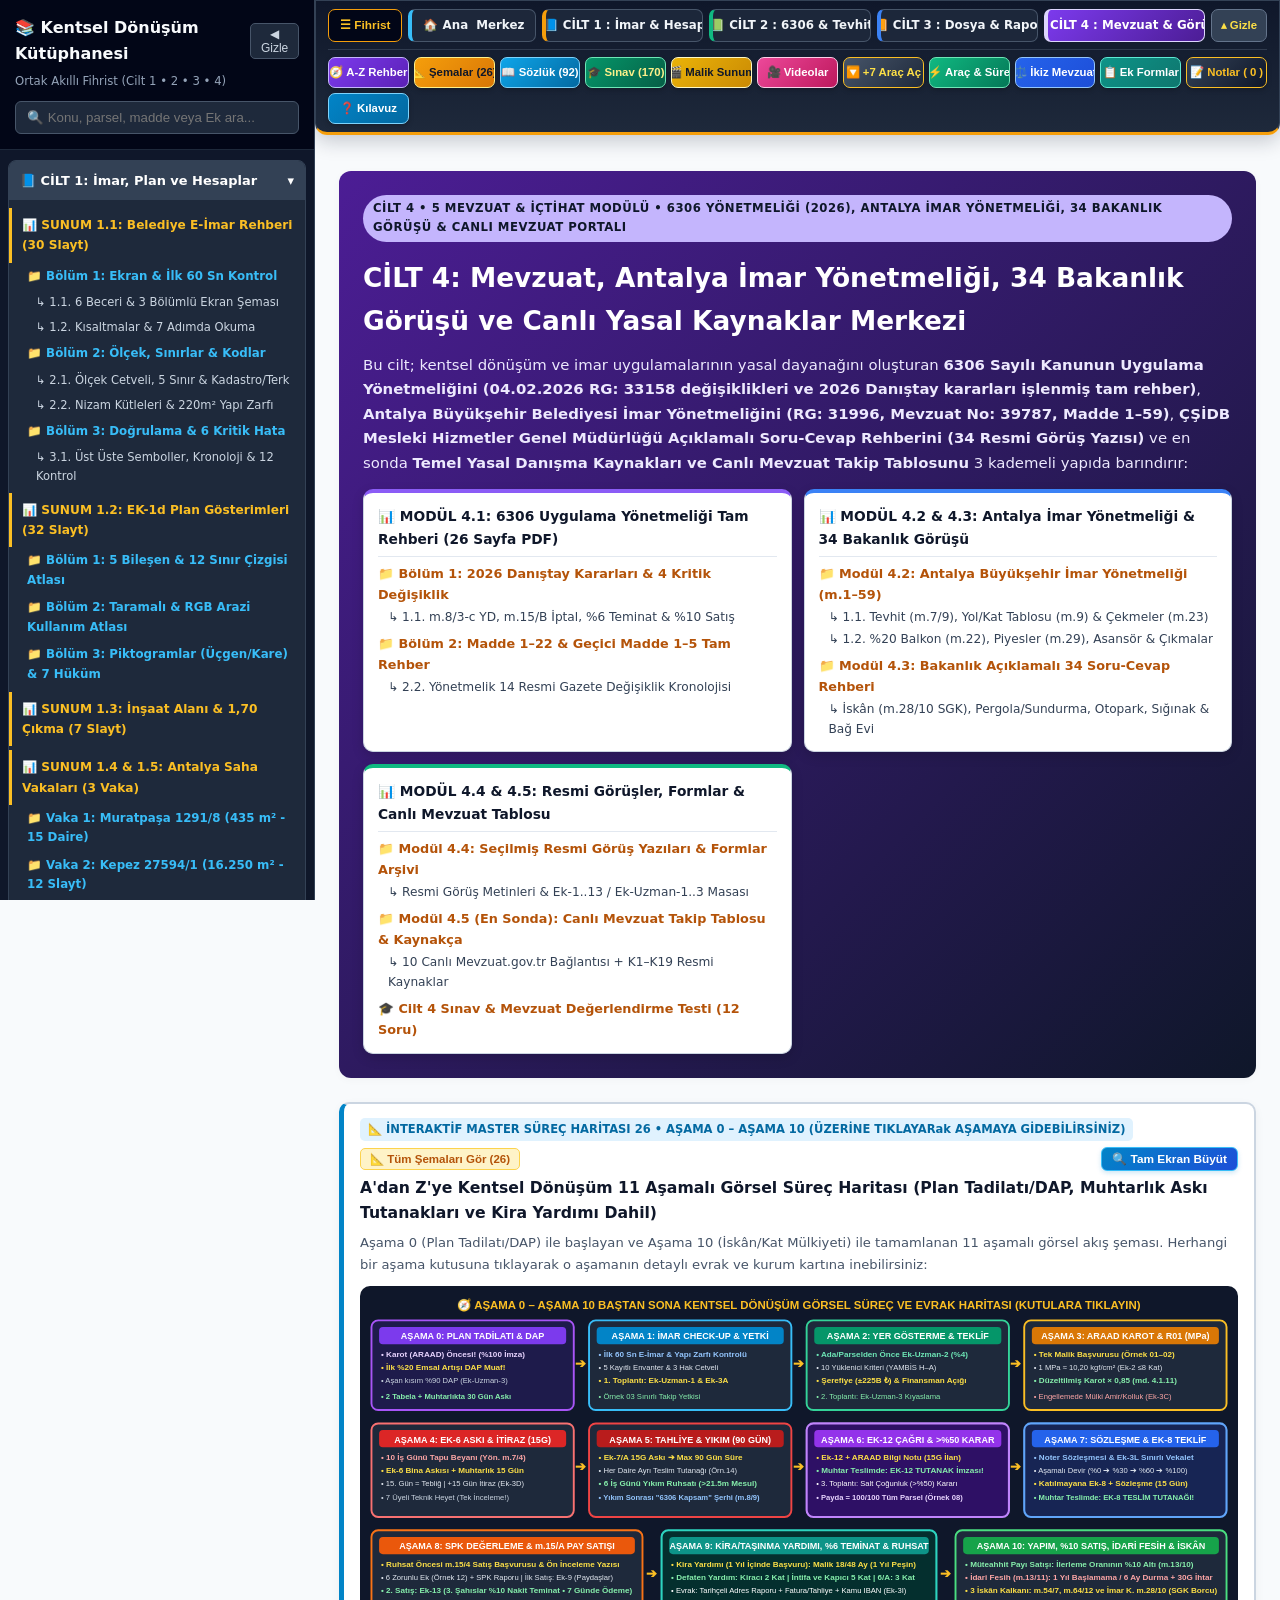
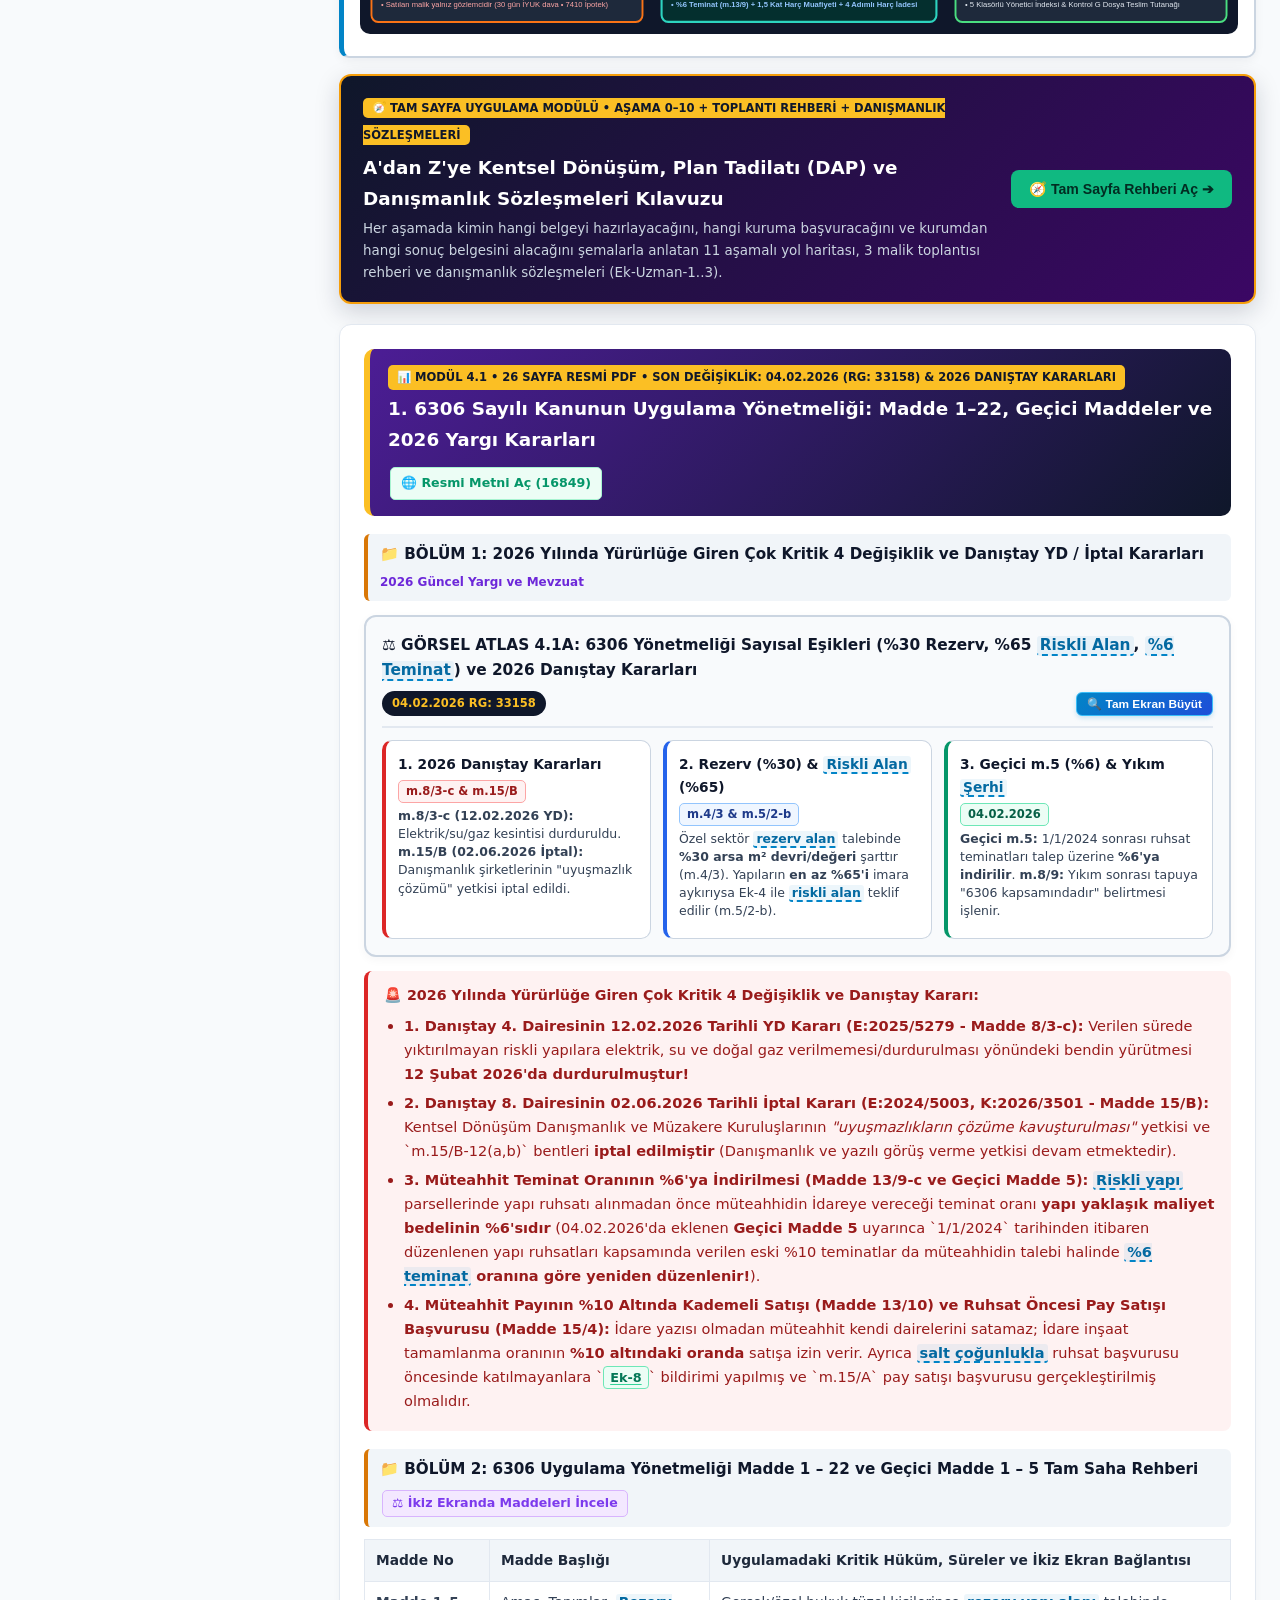
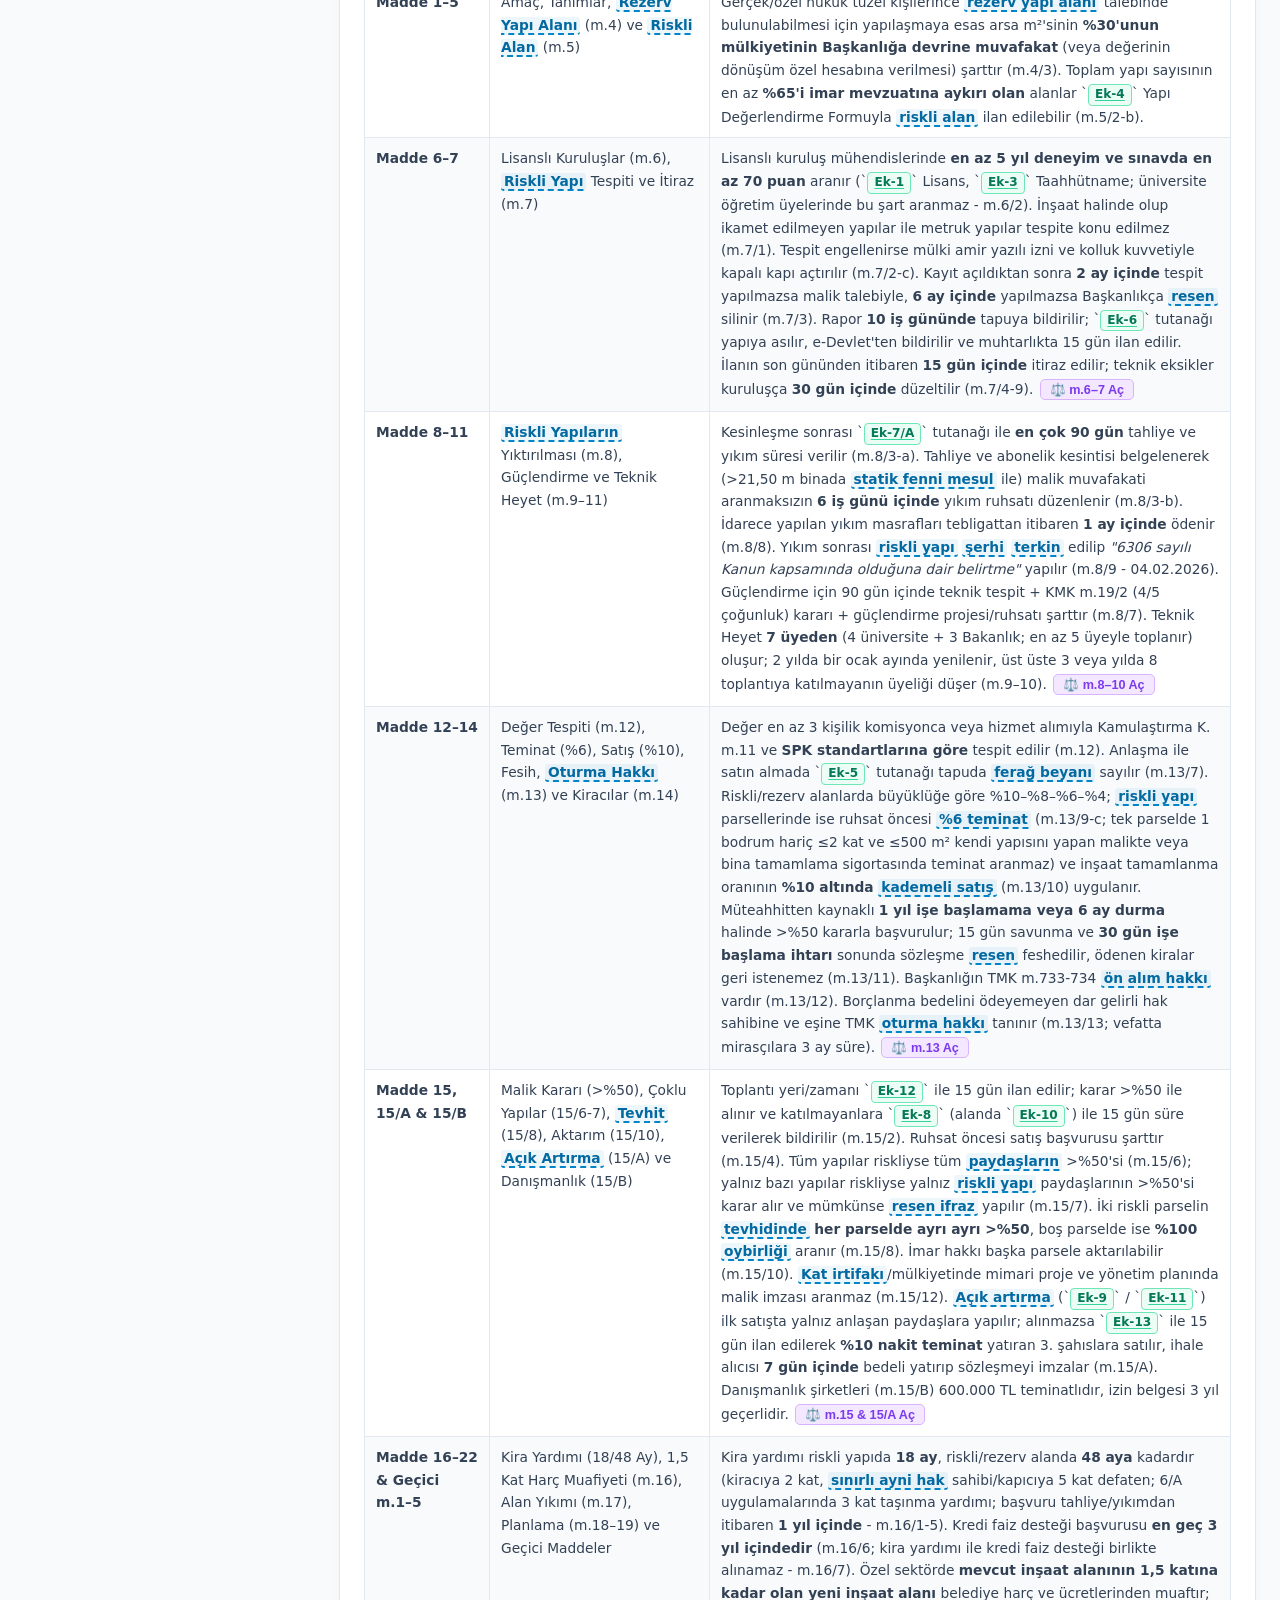
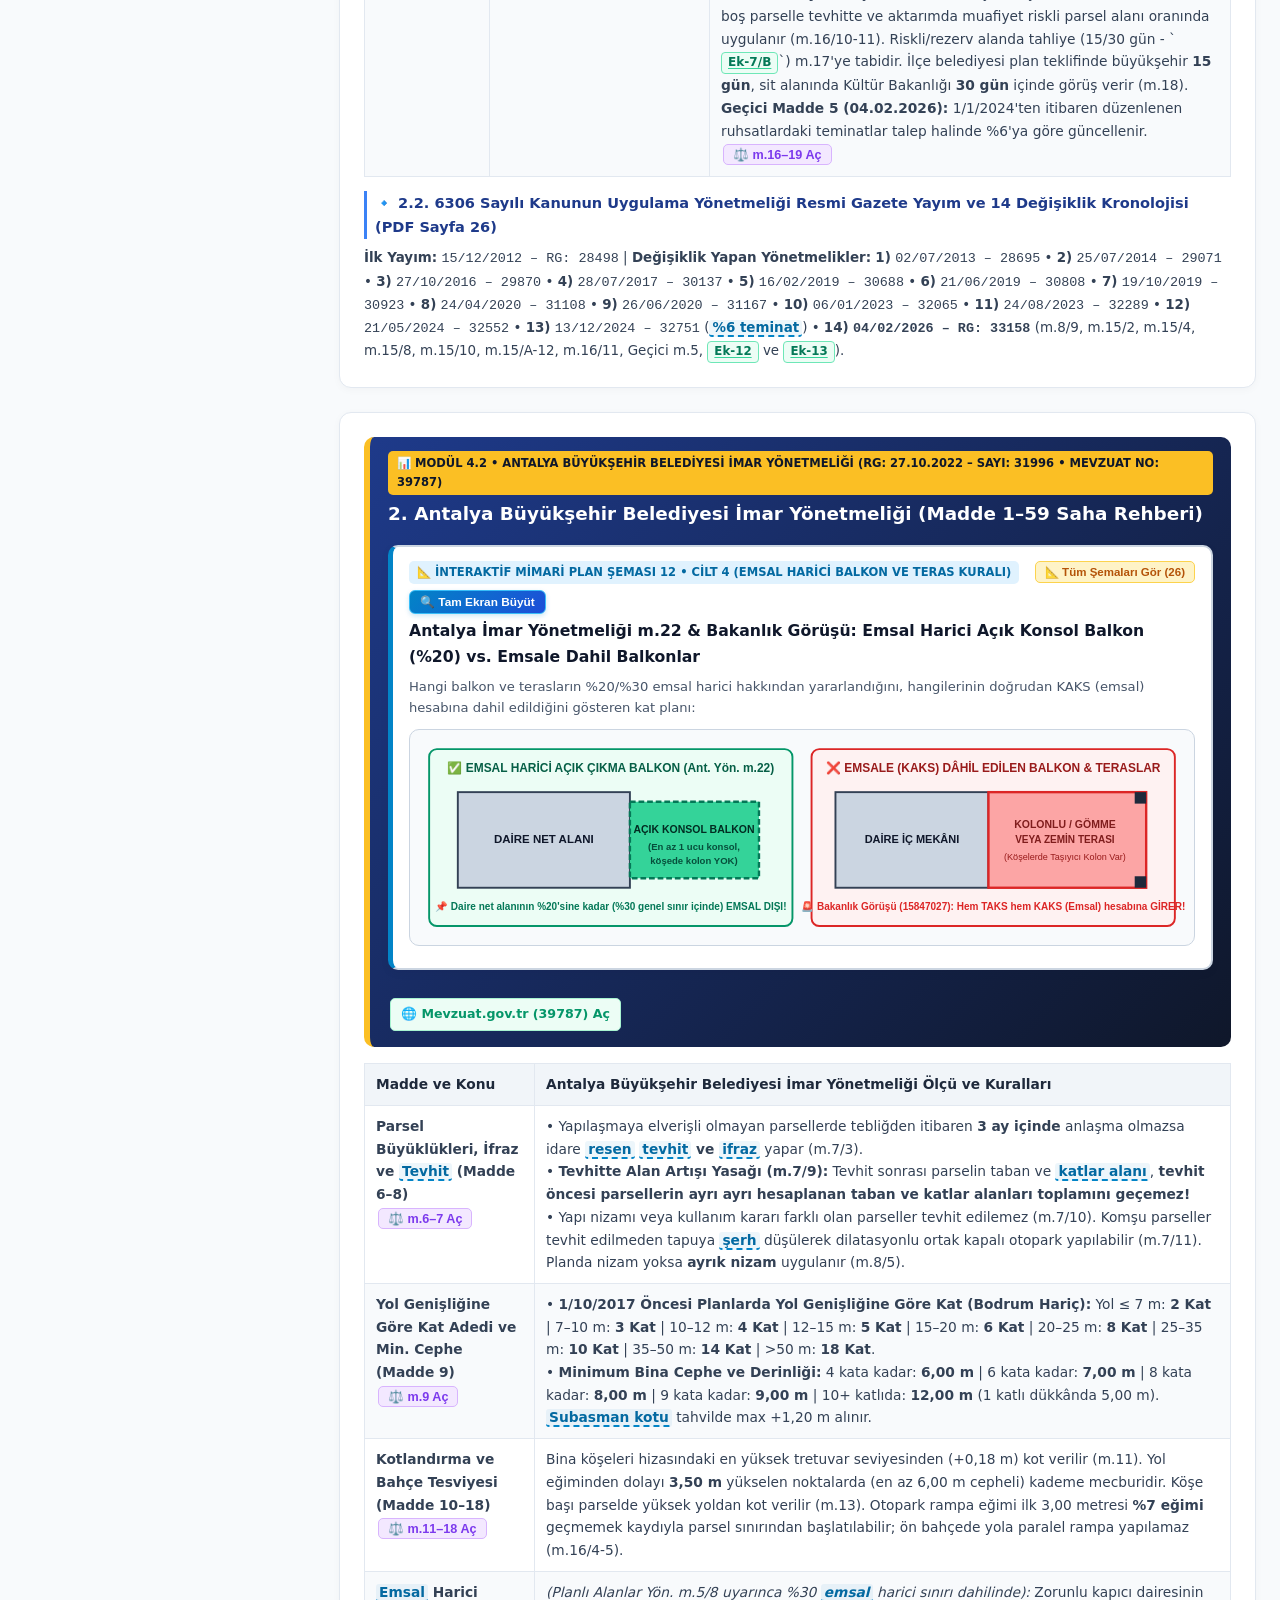
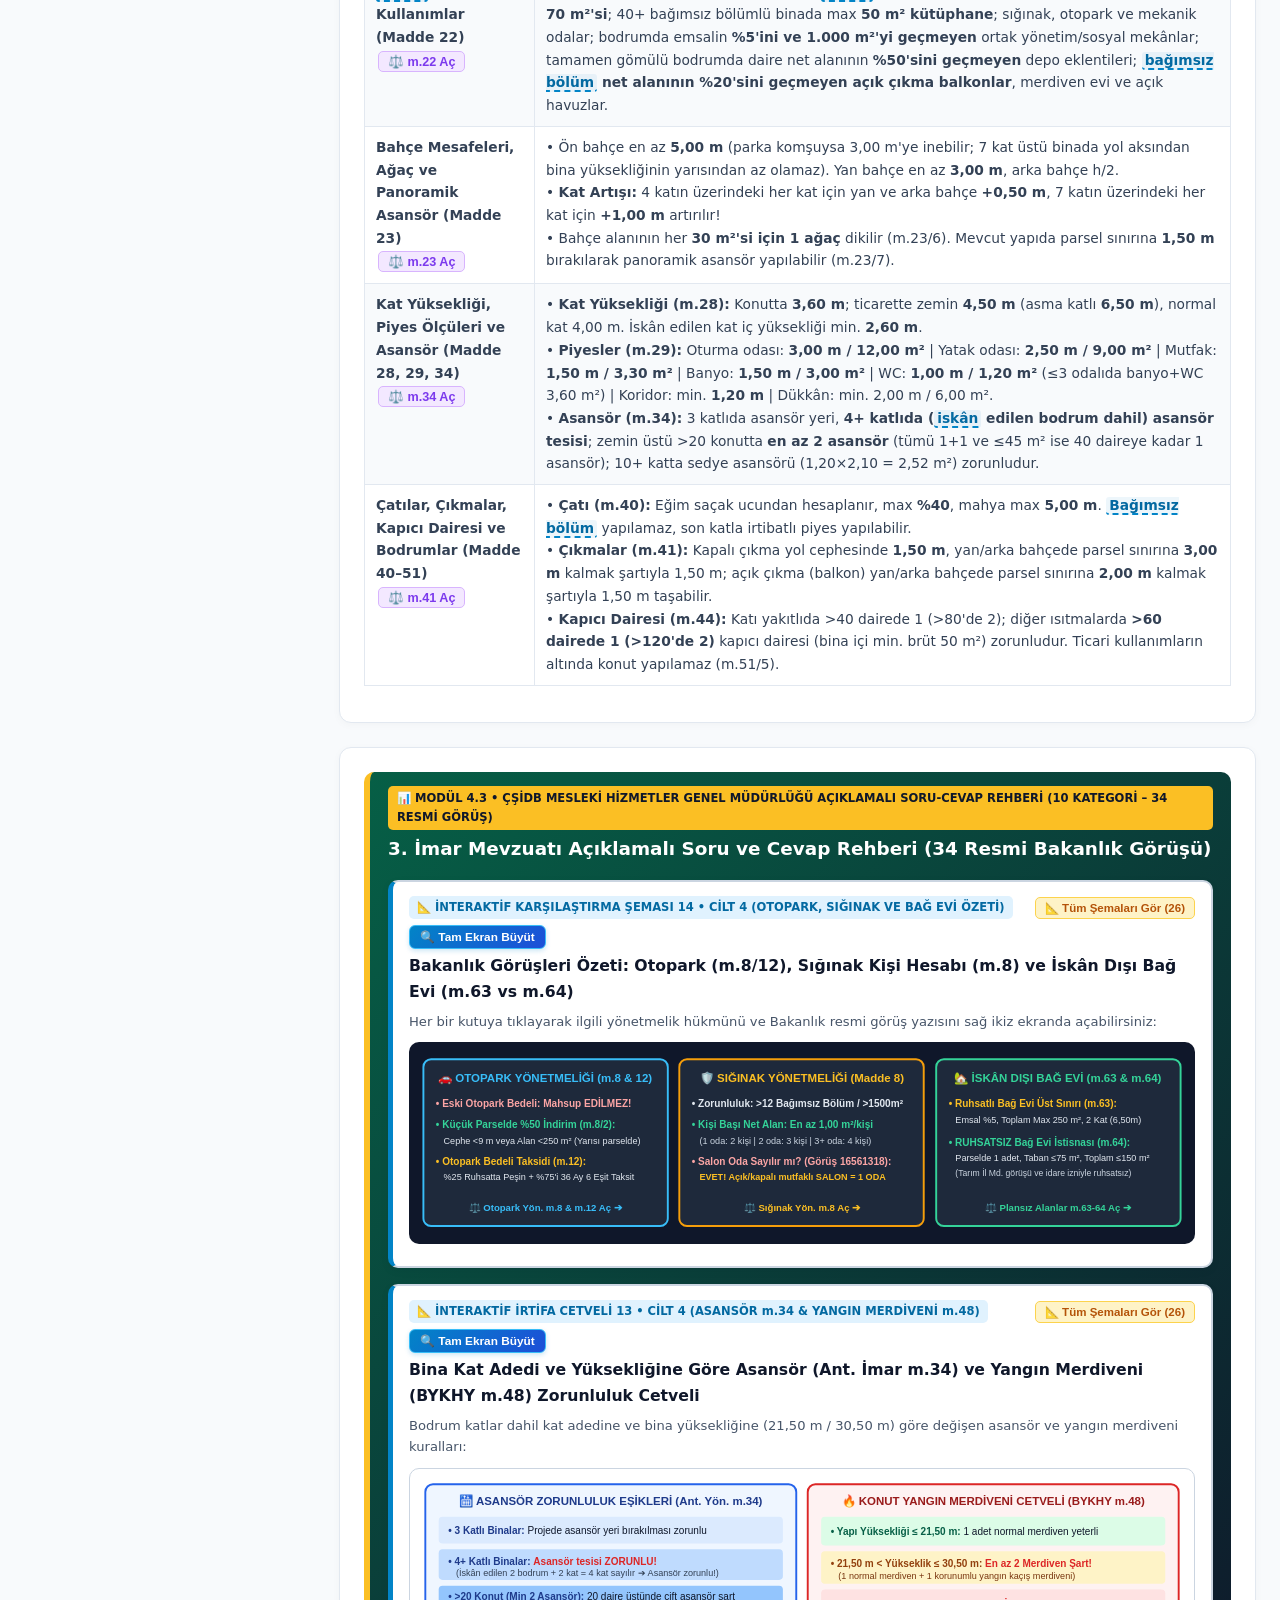
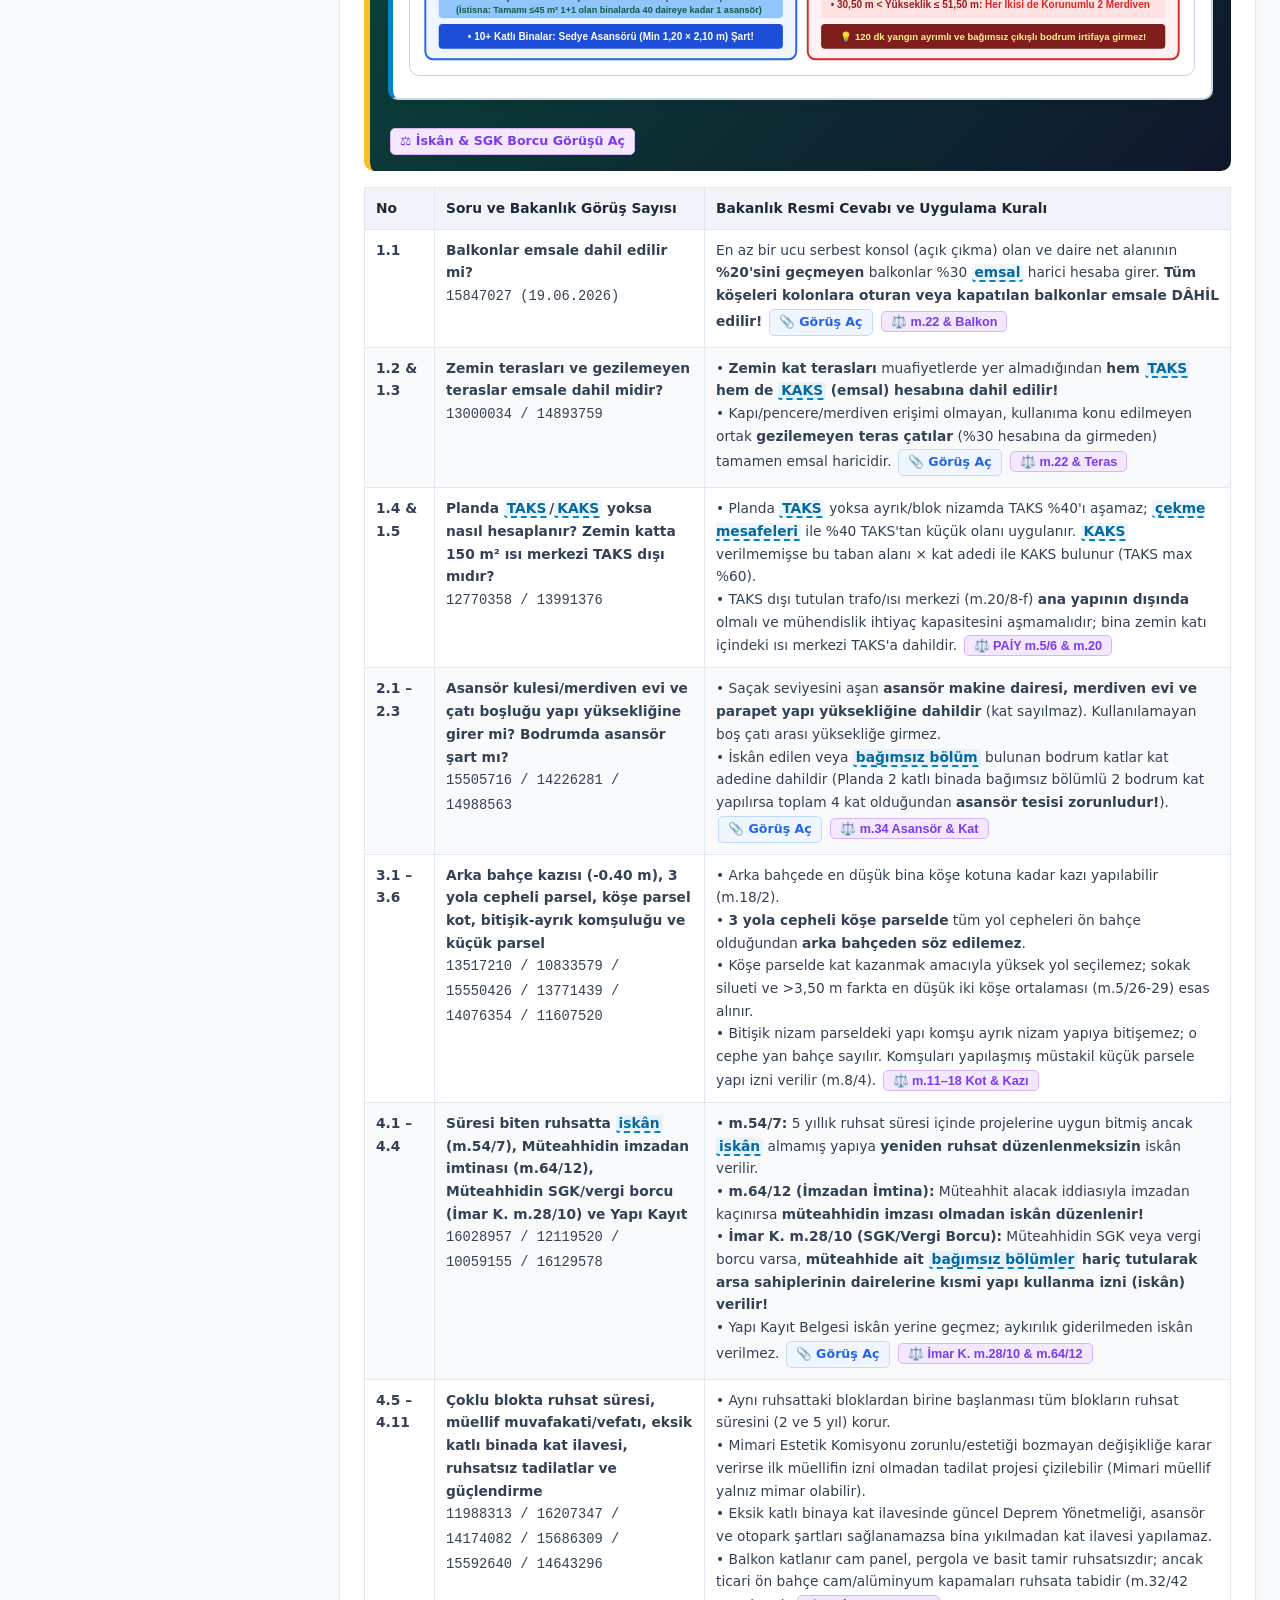
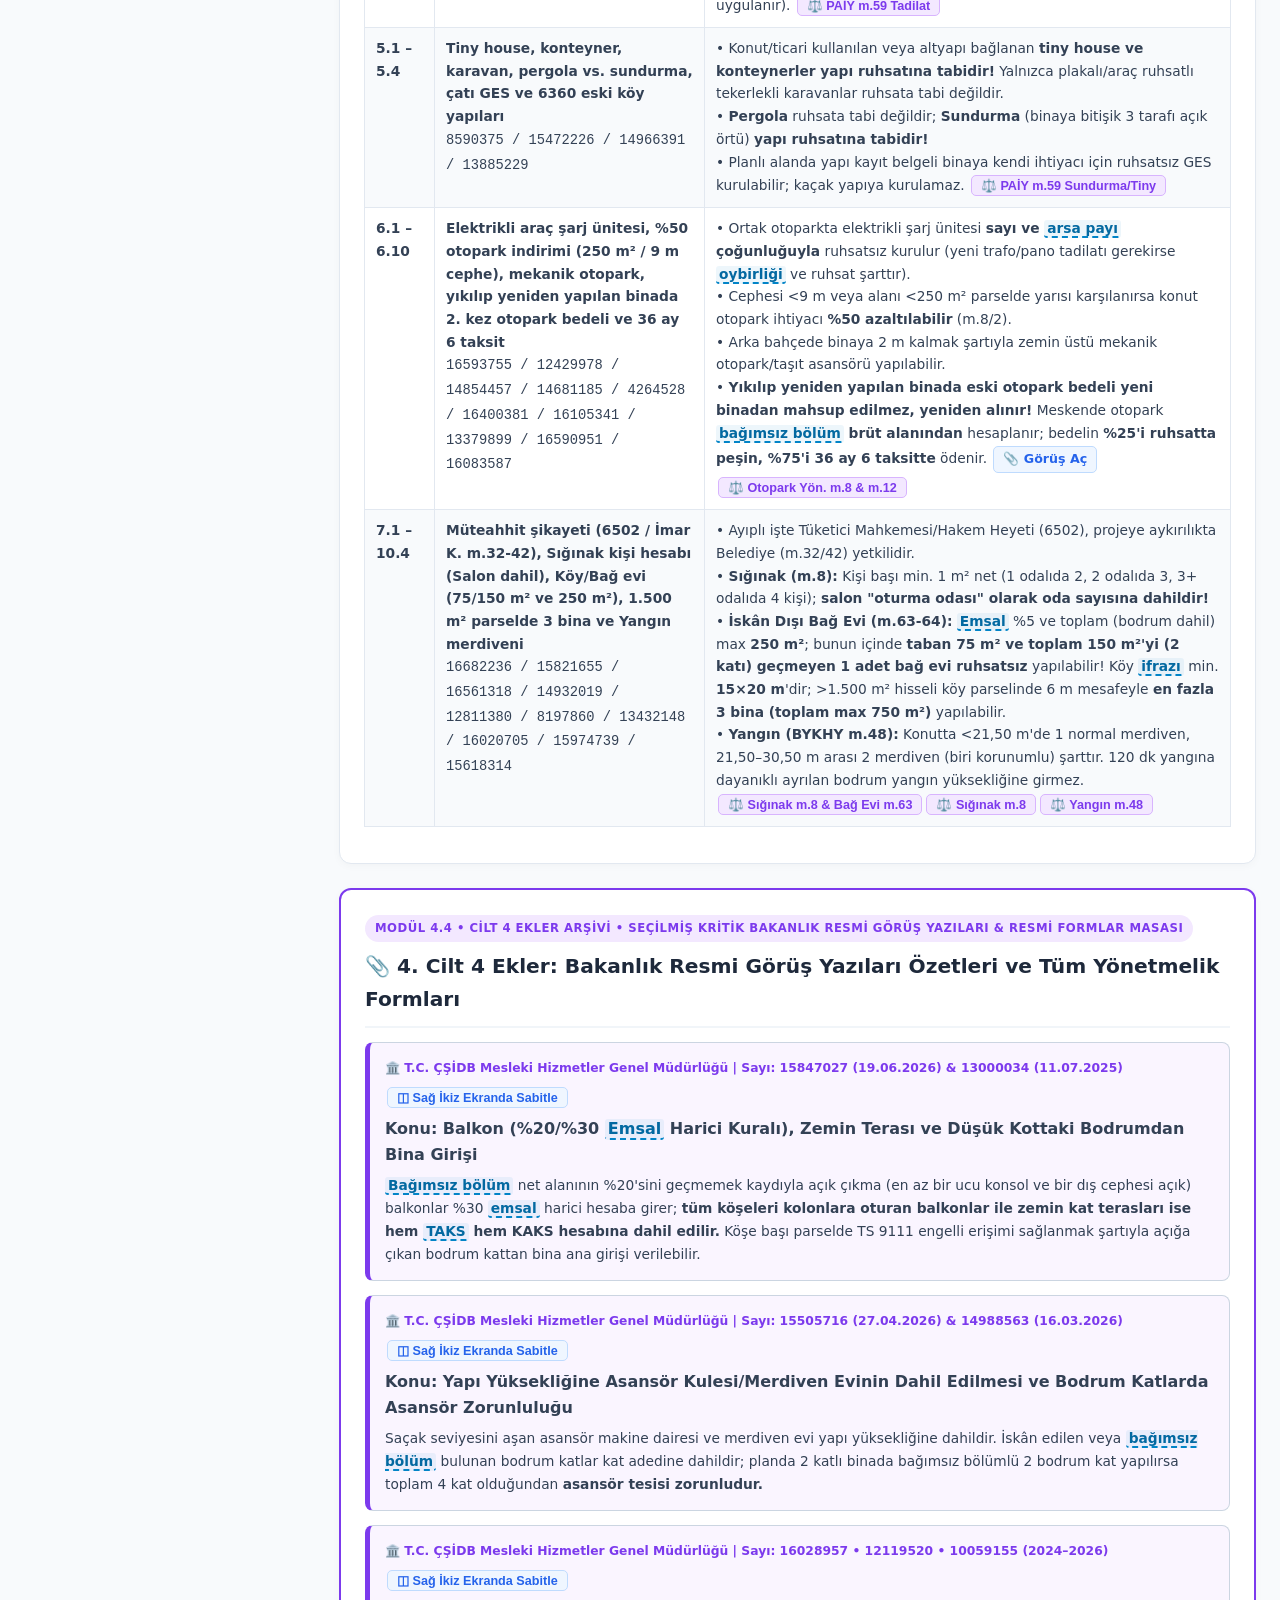
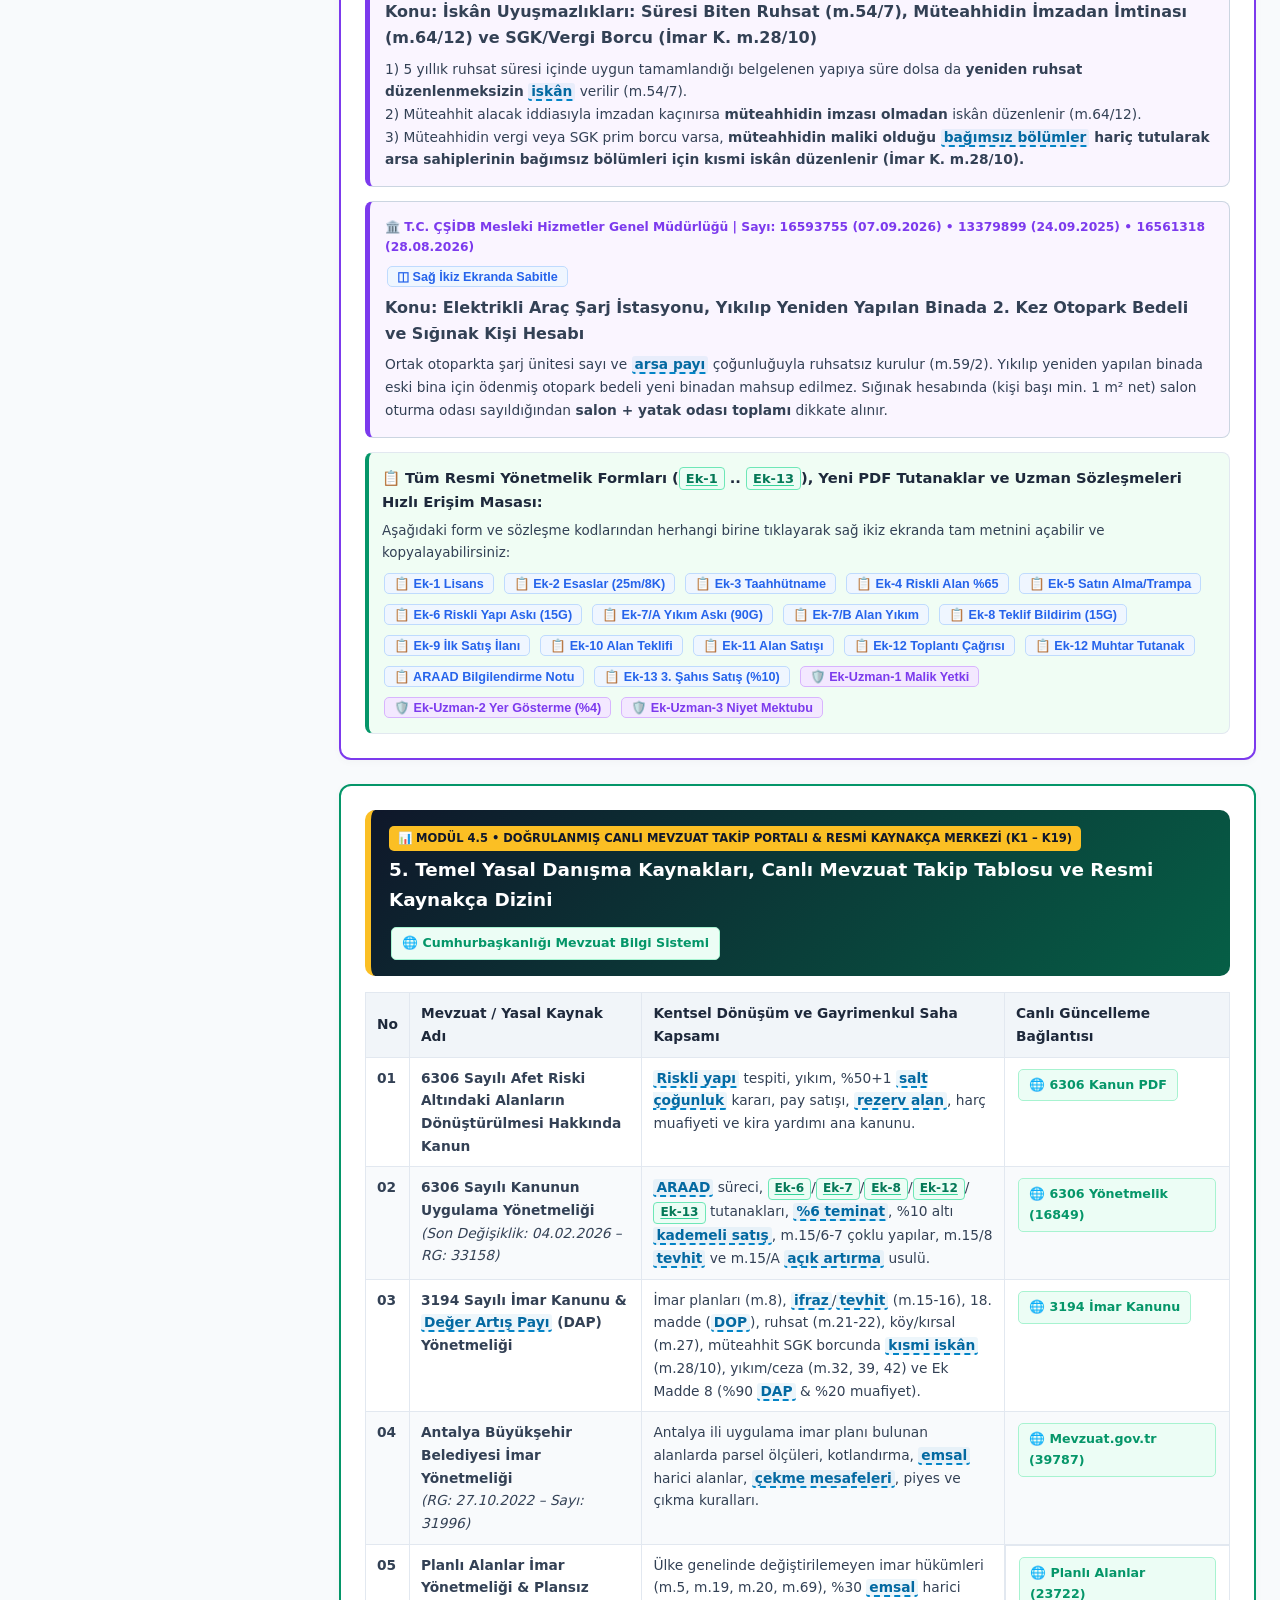
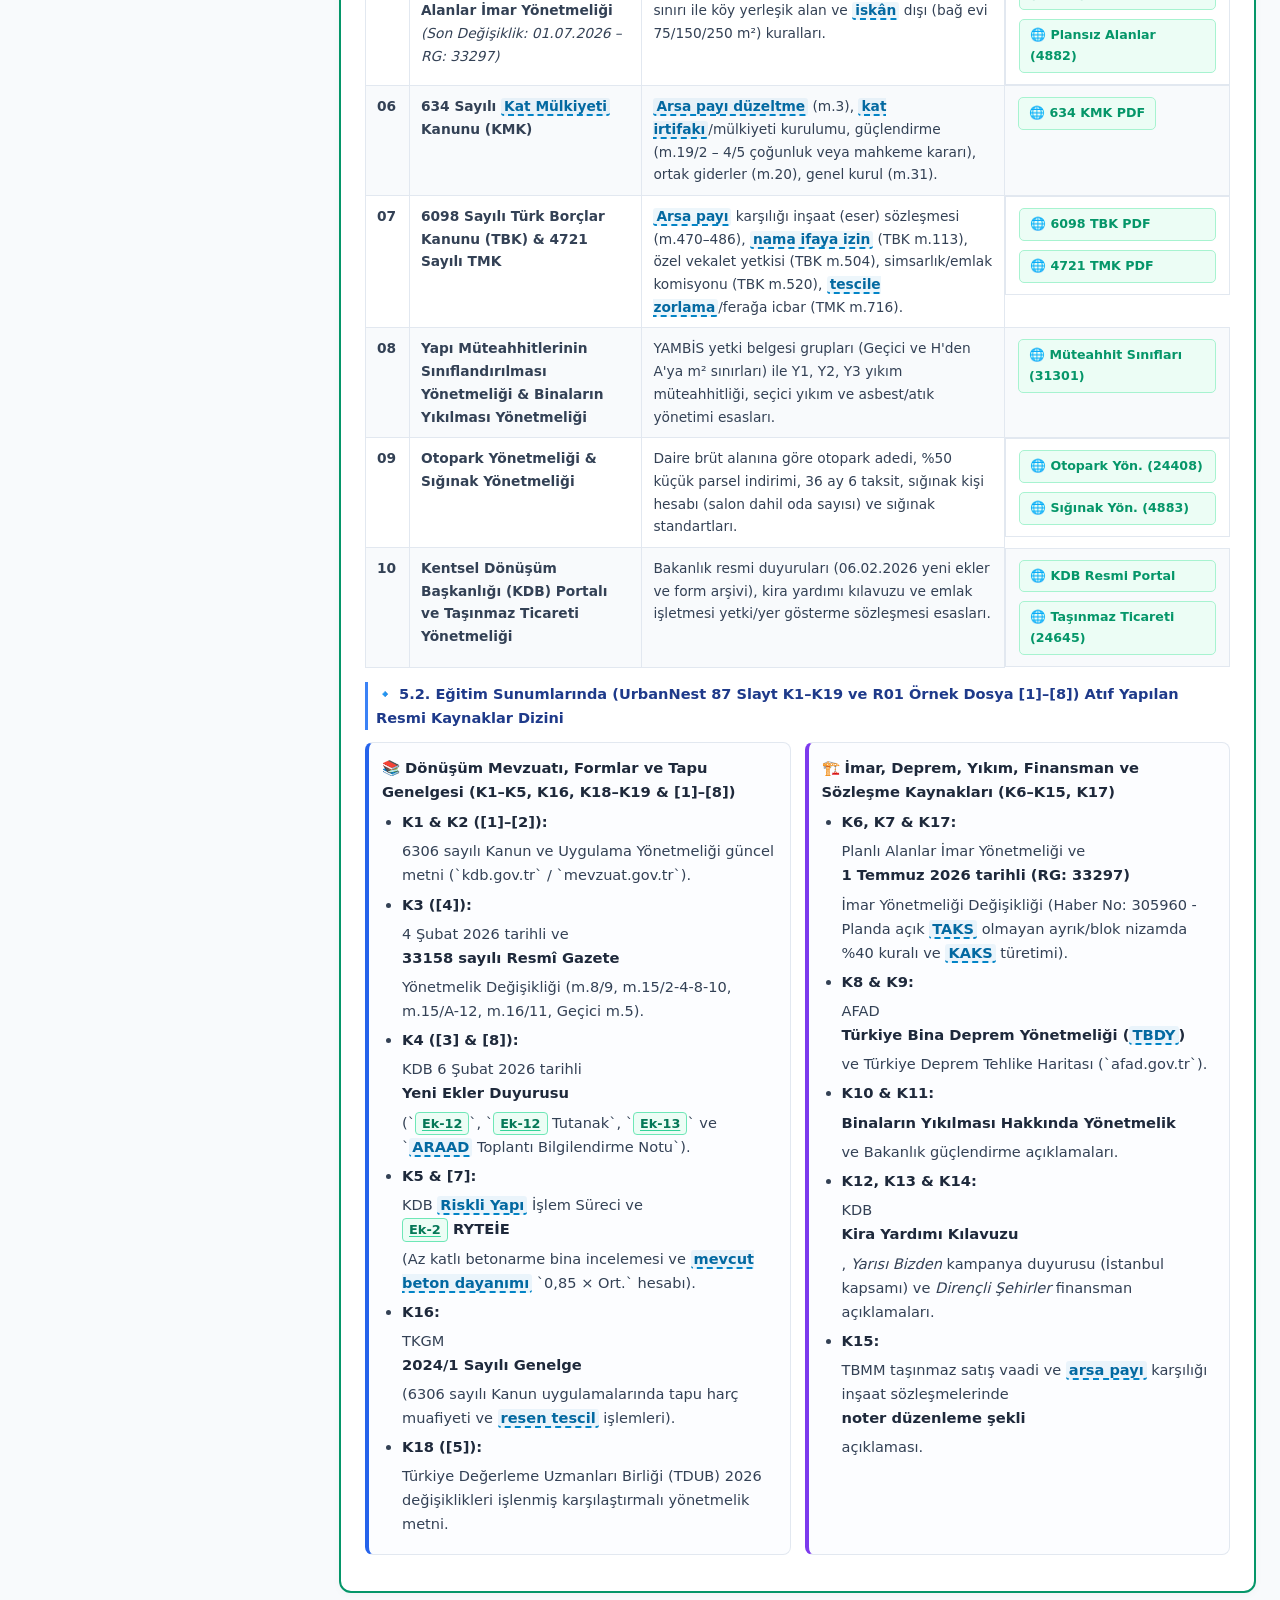
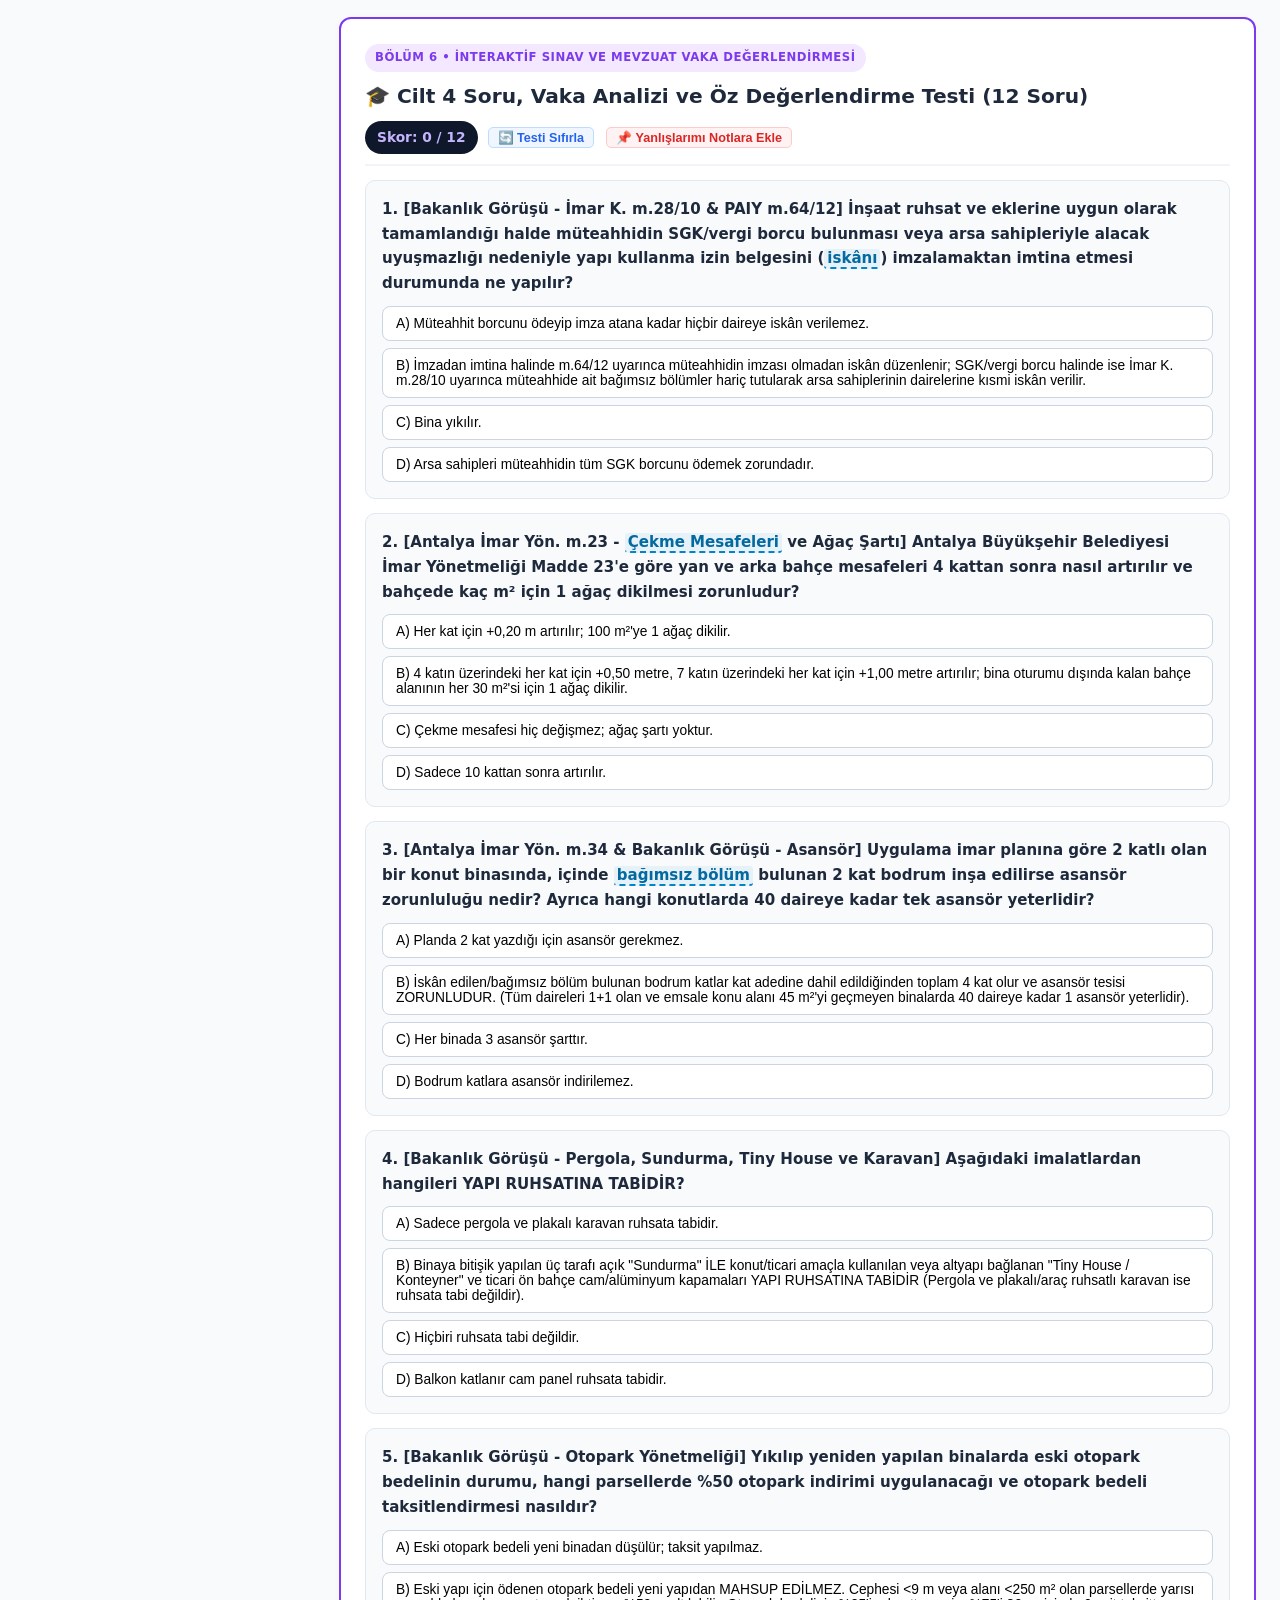
<file: cilt4.html>
<!DOCTYPE html>
<html lang="tr">
<head>
  <meta charset="UTF-8">
  <meta name="viewport" content="width=device-width, initial-scale=1.0">
  <title>CİLT 4: Mevzuat, Antalya İmar Yönetmeliği, 34 Bakanlık Görüşü ve Canlı Yasal Kaynaklar | Kentsel Dönüşüm Kütüphanesi</title>
  <link rel="stylesheet" href="ortak.css">
</head>
<body data-cilt="4">

  <main class="main-content">
    <!-- ÜST BAR OTOMATİK YERLEŞİM NOKTASI -->
    <div id="topNavSlot"></div>

    <div class="container">

      <!-- GİRİŞ BAŞLIĞI VE CİLT 4 MODÜL / BÖLÜM / ALT BAŞLIK AĞAÇ HARİTASI -->
      <div class="section-card" style="background: linear-gradient(135deg, #4c1d95 0%, #0f172a 100%); color: #fff; border:none;">
        <span class="section-badge" style="background:#c4b5fd; color:#0f172a;">CİLT 4 • 5 MEVZUAT & İÇTİHAT MODÜLÜ • 6306 YÖNETMELİĞİ (2026), ANTALYA İMAR YÖNETMELİĞİ, 34 BAKANLIK GÖRÜŞÜ & CANLI MEVZUAT PORTALI</span>
        <h1 style="color:#fff; margin-top:6px;">CİLT 4: Mevzuat, Antalya İmar Yönetmeliği, 34 Bakanlık Görüşü ve Canlı Yasal Kaynaklar Merkezi</h1>
        <p style="color:#ede9fe; margin-bottom:14px;">
          Bu cilt; kentsel dönüşüm ve imar uygulamalarının yasal dayanağını oluşturan <strong>6306 Sayılı Kanunun Uygulama Yönetmeliğini (04.02.2026 RG: 33158 değişiklikleri ve 2026 Danıştay kararları işlenmiş tam rehber)</strong>, <strong>Antalya Büyükşehir Belediyesi İmar Yönetmeliğini (RG: 31996, Mevzuat No: 39787, Madde 1–59)</strong>, <strong>ÇŞİDB Mesleki Hizmetler Genel Müdürlüğü Açıklamalı Soru-Cevap Rehberini (34 Resmi Görüş Yazısı)</strong> ve en sonda <strong>Temel Yasal Danışma Kaynakları ve Canlı Mevzuat Takip Tablosunu</strong> 3 kademeli yapıda barındırır:
        </p>

        <!-- 3 KADEMELİ HIZLI GEZİNME HARİTASI -->
        <div class="sunum-harita-grid">
          <div class="sunum-harita-card" style="border-top-color:#8b5cf6;">
            <strong class="sunum-title">📊 MODÜL 4.1: 6306 Uygulama Yönetmeliği Tam Rehberi (26 Sayfa PDF)</strong>
            <a class="bolum-item" href="#bolum-2">📁 Bölüm 1: 2026 Danıştay Kararları & 4 Kritik Değişiklik</a>
            <a class="alt-item" href="#bolum-2-danistay">↳ 1.1. m.8/3-c YD, m.15/B İptal, %6 Teminat & %10 Satış</a>
            <a class="bolum-item" href="#m41-b2">📁 Bölüm 2: Madde 1–22 & Geçici Madde 1–5 Tam Rehber</a>
            <a class="alt-item" href="#m41-b3">↳ 2.2. Yönetmelik 14 Resmi Gazete Değişiklik Kronolojisi</a>
          </div>

          <div class="sunum-harita-card" style="border-top-color:#3b82f6;">
            <strong class="sunum-title">📊 MODÜL 4.2 & 4.3: Antalya İmar Yönetmeliği & 34 Bakanlık Görüşü</strong>
            <a class="bolum-item" href="#bolum-3">📁 Modül 4.2: Antalya Büyükşehir İmar Yönetmeliği (m.1–59)</a>
            <a class="alt-item" href="#bolum-3-kat">↳ 1.1. Tevhit (m.7/9), Yol/Kat Tablosu (m.9) & Çekmeler (m.23)</a>
            <a class="alt-item" href="#bolum-3-piyes">↳ 1.2. %20 Balkon (m.22), Piyesler (m.29), Asansör & Çıkmalar</a>
            <a class="bolum-item" href="#bolum-4">📁 Modül 4.3: Bakanlık Açıklamalı 34 Soru-Cevap Rehberi</a>
            <a class="alt-item" href="#q-4-1">↳ İskân (m.28/10 SGK), Pergola/Sundurma, Otopark, Sığınak & Bağ Evi</a>
          </div>

          <div class="sunum-harita-card" style="border-top-color:#10b981;">
            <strong class="sunum-title">📊 MODÜL 4.4 & 4.5: Resmi Görüşler, Formlar & Canlı Mevzuat Tablosu</strong>
            <a class="bolum-item" href="#bolum-5">📁 Modül 4.4: Seçilmiş Resmi Görüş Yazıları & Formlar Arşivi</a>
            <a class="alt-item" href="#gorus-4-1">↳ Resmi Görüş Metinleri & Ek-1..13 / Ek-Uzman-1..3 Masası</a>
            <a class="bolum-item" href="#bolum-1">📁 Modül 4.5 (En Sonda): Canlı Mevzuat Takip Tablosu & Kaynakça</a>
            <a class="alt-item" href="#m45-kaynakca">↳ 10 Canlı Mevzuat.gov.tr Bağlantısı + K1–K19 Resmi Kaynaklar</a>
            <a class="bolum-item" href="#bolum-6">🎓 Cilt 4 Sınav & Mevzuat Değerlendirme Testi (12 Soru)</a>
          </div>
        </div>
      </div>

      <!-- A'DAN Z'YE REHBER BANNER YERLEŞİM NOKTASI -->
      <div id="cilt4TopMasterBannerSlot"></div>

      <!-- ================================================================= -->
      <!-- MODÜL 4.1 (BÖLÜM 2): 6306 SAYILI KANUNUN UYGULAMA YÖNETMELİĞİ (TAM REHBER - 26 SAYFA PDF) -->
      <!-- ================================================================= -->
      <section class="section-card" id="bolum-2">
        <div class="ppt-module-banner" style="background: linear-gradient(135deg, #4c1d95 0%, #0f172a 100%);">
          <div>
            <span class="ppt-tag">📊 MODÜL 4.1 • 26 SAYFA RESMİ PDF • SON DEĞİŞİKLİK: 04.02.2026 (RG: 33158) & 2026 DANIŞTAY KARARLARI</span>
            <h2>1. 6306 Sayılı Kanunun Uygulama Yönetmeliği: Madde 1–22, Geçici Maddeler ve 2026 Yargı Kararları</h2>
          </div>
          <a href="https://www.mevzuat.gov.tr/mevzuat?MevzuatNo=16849&MevzuatTur=7&MevzuatTertip=5" target="_blank" class="live-link">🌐 Resmi Metni Aç (16849)</a>
        </div>

        <div class="ppt-bolum-header" id="bolum-2-danistay">
          <span>📁 BÖLÜM 1: 2026 Yılında Yürürlüğe Giren Çok Kritik 4 Değişiklik ve Danıştay YD / İptal Kararları</span>
          <span style="font-size:0.75rem; color:#6d28d9;">2026 Güncel Yargı ve Mevzuat</span>
        </div>

        <!-- ORTAK.JS TARAFINDAN OTOMATİK DOLDURULAN 6306 YÖNETMELİĞİ VE 2026 DANIŞTAY GÖRSEL ATLASI -->
        <div id="atlas-cilt4-6306"></div>

        <div class="alert-box alert-danger">
          <strong>🚨 2026 Yılında Yürürlüğe Giren Çok Kritik 4 Değişiklik ve Danıştay Kararı:</strong>
          <ul class="clean-list" style="margin-top:6px; margin-bottom:0;">
            <li><strong>1. Danıştay 4. Dairesinin 12.02.2026 Tarihli YD Kararı (E:2025/5279 - Madde 8/3-c):</strong> Verilen sürede yıktırılmayan riskli yapılara elektrik, su ve doğal gaz verilmemesi/durdurulması yönündeki bendin yürütmesi <strong>12 Şubat 2026'da durdurulmuştur!</strong></li>
            <li><strong>2. Danıştay 8. Dairesinin 02.06.2026 Tarihli İptal Kararı (E:2024/5003, K:2026/3501 - Madde 15/B):</strong> Kentsel Dönüşüm Danışmanlık ve Müzakere Kuruluşlarının <em>"uyuşmazlıkların çözüme kavuşturulması"</em> yetkisi ve `m.15/B-12(a,b)` bentleri <strong>iptal edilmiştir</strong> (Danışmanlık ve yazılı görüş verme yetkisi devam etmektedir).</li>
            <li><strong>3. Müteahhit Teminat Oranının %6'ya İndirilmesi (Madde 13/9-c ve Geçici Madde 5):</strong> Riskli yapı parsellerinde yapı ruhsatı alınmadan önce müteahhidin İdareye vereceği teminat oranı <strong>yapı yaklaşık maliyet bedelinin %6'sıdır</strong> (04.02.2026'da eklenen <strong>Geçici Madde 5</strong> uyarınca `1/1/2024` tarihinden itibaren düzenlenen yapı ruhsatları kapsamında verilen eski %10 teminatlar da müteahhidin talebi halinde <strong>%6 teminat oranına göre yeniden düzenlenir!</strong>).</li>
            <li><strong>4. Müteahhit Payının %10 Altında Kademeli Satışı (Madde 13/10) ve Ruhsat Öncesi Pay Satışı Başvurusu (Madde 15/4):</strong> İdare yazısı olmadan müteahhit kendi dairelerini satamaz; İdare inşaat tamamlanma oranının <strong>%10 altındaki oranda</strong> satışa izin verir. Ayrıca salt çoğunlukla ruhsat başvurusu öncesinde katılmayanlara `Ek-8` bildirimi yapılmış ve `m.15/A` pay satışı başvurusu gerçekleştirilmiş olmalıdır.</li>
          </ul>
        </div>

        <div class="ppt-bolum-header" id="m41-b2">
          <span>📁 BÖLÜM 2: 6306 Uygulama Yönetmeliği Madde 1 – 22 ve Geçici Madde 1 – 5 Tam Saha Rehberi</span>
          <a class="law-link" onclick="openSplitLaw('yon-m15-8')">⚖️ İkiz Ekranda Maddeleri İncele</a>
        </div>

        <div class="table-wrap">
          <table>
            <thead>
              <tr><th style="width:125px;">Madde No</th><th style="width:220px;">Madde Başlığı</th><th>Uygulamadaki Kritik Hüküm, Süreler ve İkiz Ekran Bağlantısı</th></tr>
            </thead>
            <tbody>
              <tr>
                <td><strong>Madde 1–5</strong></td>
                <td>Amaç, Tanımlar, Rezerv Yapı Alanı (m.4) ve Riskli Alan (m.5)</td>
                <td>Gerçek/özel hukuk tüzel kişilerince rezerv yapı alanı talebinde bulunulabilmesi için yapılaşmaya esas arsa m²'sinin <strong>%30'unun mülkiyetinin Başkanlığa devrine muvafakat</strong> (veya değerinin dönüşüm özel hesabına verilmesi) şarttır (m.4/3). Toplam yapı sayısının en az <strong>%65'i imar mevzuatına aykırı olan</strong> alanlar `Ek-4` Yapı Değerlendirme Formuyla riskli alan ilan edilebilir (m.5/2-b).</td>
              </tr>
              <tr>
                <td><strong>Madde 6–7</strong></td>
                <td>Lisanslı Kuruluşlar (m.6), Riskli Yapı Tespiti ve İtiraz (m.7)</td>
                <td>Lisanslı kuruluş mühendislerinde <strong>en az 5 yıl deneyim ve sınavda en az 70 puan</strong> aranır (`Ek-1` Lisans, `Ek-3` Taahhütname; üniversite öğretim üyelerinde bu şart aranmaz - m.6/2). İnşaat halinde olup ikamet edilmeyen yapılar ile metruk yapılar tespite konu edilmez (m.7/1). Tespit engellenirse mülki amir yazılı izni ve kolluk kuvvetiyle kapalı kapı açtırılır (m.7/2-c). Kayıt açıldıktan sonra <strong>2 ay içinde</strong> tespit yapılmazsa malik talebiyle, <strong>6 ay içinde</strong> yapılmazsa Başkanlıkça resen silinir (m.7/3). Rapor <strong>10 iş gününde</strong> tapuya bildirilir; `Ek-6` tutanağı yapıya asılır, e-Devlet'ten bildirilir ve muhtarlıkta 15 gün ilan edilir. İlanın son gününden itibaren <strong>15 gün içinde</strong> itiraz edilir; teknik eksikler kuruluşça <strong>30 gün içinde</strong> düzeltilir (m.7/4-9). <button class="law-link" onclick="openSplitLaw('yon-m6-7')">⚖️ m.6–7 Aç</button></td>
              </tr>
              <tr>
                <td><strong>Madde 8–11</strong></td>
                <td>Riskli Yapıların Yıktırılması (m.8), Güçlendirme ve Teknik Heyet (m.9–11)</td>
                <td>Kesinleşme sonrası `Ek-7/A` tutanağı ile <strong>en çok 90 gün</strong> tahliye ve yıkım süresi verilir (m.8/3-a). Tahliye ve abonelik kesintisi belgelenerek (>21,50 m binada statik fenni mesul ile) malik muvafakati aranmaksızın <strong>6 iş günü içinde</strong> yıkım ruhsatı düzenlenir (m.8/3-b). İdarece yapılan yıkım masrafları tebligattan itibaren <strong>1 ay içinde</strong> ödenir (m.8/8). Yıkım sonrası riskli yapı şerhi terkin edilip <em>"6306 sayılı Kanun kapsamında olduğuna dair belirtme"</em> yapılır (m.8/9 - 04.02.2026). Güçlendirme için 90 gün içinde teknik tespit + KMK m.19/2 (4/5 çoğunluk) kararı + güçlendirme projesi/ruhsatı şarttır (m.8/7). Teknik Heyet <strong>7 üyeden</strong> (4 üniversite + 3 Bakanlık; en az 5 üyeyle toplanır) oluşur; 2 yılda bir ocak ayında yenilenir, üst üste 3 veya yılda 8 toplantıya katılmayanın üyeliği düşer (m.9–10). <button class="law-link" onclick="openSplitLaw('yon-m8')">⚖️ m.8–10 Aç</button></td>
              </tr>
              <tr>
                <td><strong>Madde 12–14</strong></td>
                <td>Değer Tespiti (m.12), Teminat (%6), Satış (%10), Fesih, Oturma Hakkı (m.13) ve Kiracılar (m.14)</td>
                <td>Değer en az 3 kişilik komisyonca veya hizmet alımıyla Kamulaştırma K. m.11 ve <strong>SPK standartlarına göre</strong> tespit edilir (m.12). Anlaşma ile satın almada `Ek-5` tutanağı tapuda ferağ beyanı sayılır (m.13/7). Riskli/rezerv alanlarda büyüklüğe göre %10–%8–%6–%4; riskli yapı parsellerinde ise ruhsat öncesi <strong>%6 teminat</strong> (m.13/9-c; tek parselde 1 bodrum hariç ≤2 kat ve ≤500 m² kendi yapısını yapan malikte veya bina tamamlama sigortasında teminat aranmaz) ve inşaat tamamlanma oranının <strong>%10 altında kademeli satış</strong> (m.13/10) uygulanır. Müteahhitten kaynaklı <strong>1 yıl işe başlamama veya 6 ay durma</strong> halinde >%50 kararla başvurulur; 15 gün savunma ve <strong>30 gün işe başlama ihtarı</strong> sonunda sözleşme resen feshedilir, ödenen kiralar geri istenemez (m.13/11). Başkanlığın TMK m.733-734 ön alım hakkı vardır (m.13/12). Borçlanma bedelini ödeyemeyen dar gelirli hak sahibine ve eşine TMK oturma hakkı tanınır (m.13/13; vefatta mirasçılara 3 ay süre). <button class="law-link" onclick="openSplitLaw('yon-m13')">⚖️ m.13 Aç</button></td>
              </tr>
              <tr>
                <td><strong>Madde 15, 15/A & 15/B</strong></td>
                <td>Malik Kararı (>%50), Çoklu Yapılar (15/6-7), Tevhit (15/8), Aktarım (15/10), Açık Artırma (15/A) ve Danışmanlık (15/B)</td>
                <td>Toplantı yeri/zamanı `Ek-12` ile 15 gün ilan edilir; karar >%50 ile alınır ve katılmayanlara `Ek-8` (alanda `Ek-10`) ile 15 gün süre verilerek bildirilir (m.15/2). Ruhsat öncesi satış başvurusu şarttır (m.15/4). Tüm yapılar riskliyse tüm paydaşların >%50'si (m.15/6); yalnız bazı yapılar riskliyse yalnız riskli yapı paydaşlarının >%50'si karar alır ve mümkünse resen ifraz yapılır (m.15/7). İki riskli parselin tevhidinde <strong>her parselde ayrı ayrı >%50</strong>, boş parselde ise <strong>%100 oybirliği</strong> aranır (m.15/8). İmar hakkı başka parsele aktarılabilir (m.15/10). Kat irtifakı/mülkiyetinde mimari proje ve yönetim planında malik imzası aranmaz (m.15/12). Açık artırma (`Ek-9` / `Ek-11`) ilk satışta yalnız anlaşan paydaşlara yapılır; alınmazsa `Ek-13` ile 15 gün ilan edilerek <strong>%10 nakit teminat</strong> yatıran 3. şahıslara satılır, ihale alıcısı <strong>7 gün içinde</strong> bedeli yatırıp sözleşmeyi imzalar (m.15/A). Danışmanlık şirketleri (m.15/B) 600.000 TL teminatlıdır, izin belgesi 3 yıl geçerlidir. <button class="law-link" onclick="openSplitLaw('yon-m15-3-4-a')">⚖️ m.15 & 15/A Aç</button></td>
              </tr>
              <tr>
                <td><strong>Madde 16–22 & Geçici m.1–5</strong></td>
                <td>Kira Yardımı (18/48 Ay), 1,5 Kat Harç Muafiyeti (m.16), Alan Yıkımı (m.17), Planlama (m.18–19) ve Geçici Maddeler</td>
                <td>Kira yardımı riskli yapıda <strong>18 ay</strong>, riskli/rezerv alanda <strong>48 aya</strong> kadardır (kiracıya 2 kat, sınırlı ayni hak sahibi/kapıcıya 5 kat defaten; 6/A uygulamalarında 3 kat taşınma yardımı; başvuru tahliye/yıkımdan itibaren <strong>1 yıl içinde</strong> - m.16/1-5). Kredi faiz desteği başvurusu <strong>en geç 3 yıl içindedir</strong> (m.16/6; kira yardımı ile kredi faiz desteği birlikte alınamaz - m.16/7). Özel sektörde <strong>mevcut inşaat alanının 1,5 katına kadar olan yeni inşaat alanı</strong> belediye harç ve ücretlerinden muaftır; boş parselle tevhitte ve aktarımda muafiyet riskli parsel alanı oranında uygulanır (m.16/10-11). Riskli/rezerv alanda tahliye (15/30 gün - `Ek-7/B`) m.17'ye tabidir. İlçe belediyesi plan teklifinde büyükşehir <strong>15 gün</strong>, sit alanında Kültür Bakanlığı <strong>30 gün</strong> içinde görüş verir (m.18). <strong>Geçici Madde 5 (04.02.2026):</strong> 1/1/2024'ten itibaren düzenlenen ruhsatlardaki teminatlar talep halinde %6'ya göre güncellenir. <button class="law-link" onclick="openSplitLaw('yon-m16')">⚖️ m.16–19 Aç</button></td>
              </tr>
            </tbody>
          </table>
        </div>

        <div class="ppt-alt-header" id="m41-b3">
          <span>🔹 2.2. 6306 Sayılı Kanunun Uygulama Yönetmeliği Resmi Gazete Yayım ve 14 Değişiklik Kronolojisi (PDF Sayfa 26)</span>
        </div>
        <p style="font-size:0.84rem; margin-bottom:0;">
          <strong>İlk Yayım:</strong> <code>15/12/2012 – RG: 28498</code> | <strong>Değişiklik Yapan Yönetmelikler:</strong> <strong>1)</strong> <code>02/07/2013 – 28695</code> • <strong>2)</strong> <code>25/07/2014 – 29071</code> • <strong>3)</strong> <code>27/10/2016 – 29870</code> • <strong>4)</strong> <code>28/07/2017 – 30137</code> • <strong>5)</strong> <code>16/02/2019 – 30688</code> • <strong>6)</strong> <code>21/06/2019 – 30808</code> • <strong>7)</strong> <code>19/10/2019 – 30923</code> • <strong>8)</strong> <code>24/04/2020 – 31108</code> • <strong>9)</strong> <code>26/06/2020 – 31167</code> • <strong>10)</strong> <code>06/01/2023 – 32065</code> • <strong>11)</strong> <code>24/08/2023 – 32289</code> • <strong>12)</strong> <code>21/05/2024 – 32552</code> • <strong>13)</strong> <code>13/12/2024 – 32751</code> (%6 teminat) • <strong>14)</strong> <strong><code>04/02/2026 – RG: 33158</code></strong> (m.8/9, m.15/2, m.15/4, m.15/8, m.15/10, m.15/A-12, m.16/11, Geçici m.5, Ek-12 ve Ek-13).
        </p>
      </section>

      <!-- ================================================================= -->
      <!-- MODÜL 4.2 (BÖLÜM 3): ANTALYA BÜYÜKŞEHİR BELEDİYESİ İMAR YÖNETMELİĞİ (RG: 31996) -->
      <!-- ================================================================= -->
      <section class="section-card" id="bolum-3">
        <div class="ppt-module-banner" style="background: linear-gradient(135deg, #1e3a8a 0%, #0f172a 100%);">
          <div>
            <span class="ppt-tag">📊 MODÜL 4.2 • ANTALYA BÜYÜKŞEHİR BELEDİYESİ İMAR YÖNETMELİĞİ (RG: 27.10.2022 – SAYI: 31996 • MEVZUAT NO: 39787)</span>
            <h2>2. Antalya Büyükşehir Belediyesi İmar Yönetmeliği (Madde 1–59 Saha Rehberi)</h2>
          </div>
          <a href="https://www.mevzuat.gov.tr/mevzuat?MevzuatNo=39787&MevzuatTur=7&MevzuatTertip=5" target="_blank" class="live-link">🌐 Mevzuat.gov.tr (39787) Aç</a>
        </div>

        <!-- ORTAK.JS TARAFINDAN OTOMATİK DOLDURULAN ANTALYA İMAR YÖNETMELİĞİ GÖRSEL ATLASI -->
        <div id="atlas-cilt4-antalya"></div>

        <div class="table-wrap" id="bolum-3-kat">
          <table>
            <thead>
              <tr><th style="width:170px;">Madde ve Konu</th><th>Antalya Büyükşehir Belediyesi İmar Yönetmeliği Ölçü ve Kuralları</th></tr>
            </thead>
            <tbody>
              <tr>
                <td><strong>Parsel Büyüklükleri, İfraz ve Tevhit (Madde 6–8)</strong><br><button class="law-link" onclick="openSplitLaw('ant-m6')">⚖️ m.6–7 Aç</button></td>
                <td>• Yapılaşmaya elverişli olmayan parsellerde tebliğden itibaren <strong>3 ay içinde</strong> anlaşma olmazsa idare <strong>resen tevhit ve ifraz</strong> yapar (m.7/3).<br>
                • <strong>Tevhitte Alan Artışı Yasağı (m.7/9):</strong> Tevhit sonrası parselin taban ve katlar alanı, <strong>tevhit öncesi parsellerin ayrı ayrı hesaplanan taban ve katlar alanları toplamını geçemez!</strong><br>
                • Yapı nizamı veya kullanım kararı farklı olan parseller tevhit edilemez (m.7/10). Komşu parseller tevhit edilmeden tapuya şerh düşülerek dilatasyonlu ortak kapalı otopark yapılabilir (m.7/11). Planda nizam yoksa <strong>ayrık nizam</strong> uygulanır (m.8/5).</td>
              </tr>
              <tr>
                <td><strong>Yol Genişliğine Göre Kat Adedi ve Min. Cephe (Madde 9)</strong><br><button class="law-link" onclick="openSplitLaw('ant-m9')">⚖️ m.9 Aç</button></td>
                <td>• <strong>1/10/2017 Öncesi Planlarda Yol Genişliğine Göre Kat (Bodrum Hariç):</strong> Yol ≤ 7 m: <strong>2 Kat</strong> | 7–10 m: <strong>3 Kat</strong> | 10–12 m: <strong>4 Kat</strong> | 12–15 m: <strong>5 Kat</strong> | 15–20 m: <strong>6 Kat</strong> | 20–25 m: <strong>8 Kat</strong> | 25–35 m: <strong>10 Kat</strong> | 35–50 m: <strong>14 Kat</strong> | >50 m: <strong>18 Kat</strong>.<br>
                • <strong>Minimum Bina Cephe ve Derinliği:</strong> 4 kata kadar: <strong>6,00 m</strong> | 6 kata kadar: <strong>7,00 m</strong> | 8 kata kadar: <strong>8,00 m</strong> | 9 kata kadar: <strong>9,00 m</strong> | 10+ katlıda: <strong>12,00 m</strong> (1 katlı dükkânda 5,00 m). Subasman kotu tahvilde max +1,20 m alınır.</td>
              </tr>
              <tr>
                <td><strong>Kotlandırma ve Bahçe Tesviyesi (Madde 10–18)</strong><br><button class="law-link" onclick="openSplitLaw('ant-m11-18')">⚖️ m.11–18 Aç</button></td>
                <td>Bina köşeleri hizasındaki en yüksek tretuvar seviyesinden (+0,18 m) kot verilir (m.11). Yol eğiminden dolayı <strong>3,50 m</strong> yükselen noktalarda (en az 6,00 m cepheli) kademe mecburidir. Köşe başı parselde yüksek yoldan kot verilir (m.13). Otopark rampa eğimi ilk 3,00 metresi <strong>%7 eğimi</strong> geçmemek kaydıyla parsel sınırından başlatılabilir; ön bahçede yola paralel rampa yapılamaz (m.16/4-5).</td>
              </tr>
              <tr>
                <td><strong>Emsal Harici Kullanımlar (Madde 22)</strong><br><button class="law-link" onclick="openSplitLaw('ant-m22')">⚖️ m.22 Aç</button></td>
                <td><em>(Planlı Alanlar Yön. m.5/8 uyarınca %30 emsal harici sınırı dahilinde):</em> Zorunlu kapıcı dairesinin <strong>70 m²'si</strong>; 40+ bağımsız bölümlü binada max <strong>50 m² kütüphane</strong>; sığınak, otopark ve mekanik odalar; bodrumda emsalin <strong>%5'ini ve 1.000 m²'yi geçmeyen</strong> ortak yönetim/sosyal mekânlar; tamamen gömülü bodrumda daire net alanının <strong>%50'sini geçmeyen</strong> depo eklentileri; <strong>bağımsız bölüm net alanının %20'sini geçmeyen açık çıkma balkonlar</strong>, merdiven evi ve açık havuzlar.</td>
              </tr>
              <tr>
                <td><strong>Bahçe Mesafeleri, Ağaç ve Panoramik Asansör (Madde 23)</strong><br><button class="law-link" onclick="openSplitLaw('ant-m23')">⚖️ m.23 Aç</button></td>
                <td>• Ön bahçe en az <strong>5,00 m</strong> (parka komşuysa 3,00 m'ye inebilir; 7 kat üstü binada yol aksından bina yüksekliğinin yarısından az olamaz). Yan bahçe en az <strong>3,00 m</strong>, arka bahçe h/2.<br>
                • <strong>Kat Artışı:</strong> 4 katın üzerindeki her kat için yan ve arka bahçe <strong>+0,50 m</strong>, 7 katın üzerindeki her kat için <strong>+1,00 m</strong> artırılır!<br>
                • Bahçe alanının her <strong>30 m²'si için 1 ağaç</strong> dikilir (m.23/6). Mevcut yapıda parsel sınırına <strong>1,50 m</strong> bırakılarak panoramik asansör yapılabilir (m.23/7).</td>
              </tr>
              <tr id="bolum-3-piyes">
                <td><strong>Kat Yüksekliği, Piyes Ölçüleri ve Asansör (Madde 28, 29, 34)</strong><br><button class="law-link" onclick="openSplitLaw('ant-m34')">⚖️ m.34 Aç</button></td>
                <td>• <strong>Kat Yüksekliği (m.28):</strong> Konutta <strong>3,60 m</strong>; ticarette zemin <strong>4,50 m</strong> (asma katlı <strong>6,50 m</strong>), normal kat 4,00 m. İskân edilen kat iç yüksekliği min. <strong>2,60 m</strong>.<br>
                • <strong>Piyesler (m.29):</strong> Oturma odası: <strong>3,00 m / 12,00 m²</strong> | Yatak odası: <strong>2,50 m / 9,00 m²</strong> | Mutfak: <strong>1,50 m / 3,30 m²</strong> | Banyo: <strong>1,50 m / 3,00 m²</strong> | WC: <strong>1,00 m / 1,20 m²</strong> (≤3 odalıda banyo+WC 3,60 m²) | Koridor: min. <strong>1,20 m</strong> | Dükkân: min. 2,00 m / 6,00 m².<br>
                • <strong>Asansör (m.34):</strong> 3 katlıda asansör yeri, <strong>4+ katlıda (iskân edilen bodrum dahil) asansör tesisi</strong>; zemin üstü >20 konutta <strong>en az 2 asansör</strong> (tümü 1+1 ve ≤45 m² ise 40 daireye kadar 1 asansör); 10+ katta sedye asansörü (1,20×2,10 = 2,52 m²) zorunludur.</td>
              </tr>
              <tr>
                <td><strong>Çatılar, Çıkmalar, Kapıcı Dairesi ve Bodrumlar (Madde 40–51)</strong><br><button class="law-link" onclick="openSplitLaw('ant-m41')">⚖️ m.41 Aç</button></td>
                <td>• <strong>Çatı (m.40):</strong> Eğim saçak ucundan hesaplanır, max <strong>%40</strong>, mahya max <strong>5,00 m</strong>. Bağımsız bölüm yapılamaz, son katla irtibatlı piyes yapılabilir.<br>
                • <strong>Çıkmalar (m.41):</strong> Kapalı çıkma yol cephesinde <strong>1,50 m</strong>, yan/arka bahçede parsel sınırına <strong>3,00 m</strong> kalmak şartıyla 1,50 m; açık çıkma (balkon) yan/arka bahçede parsel sınırına <strong>2,00 m</strong> kalmak şartıyla 1,50 m taşabilir.<br>
                • <strong>Kapıcı Dairesi (m.44):</strong> Katı yakıtlıda >40 dairede 1 (>80'de 2); diğer ısıtmalarda <strong>>60 dairede 1 (>120'de 2)</strong> kapıcı dairesi (bina içi min. brüt 50 m²) zorunludur. Ticari kullanımların altında konut yapılamaz (m.51/5).</td>
              </tr>
            </tbody>
          </table>
        </div>
      </section>

      <!-- ================================================================= -->
      <!-- MODÜL 4.3 (BÖLÜM 4): BAKANLIK İMAR MEVZUATI AÇIKLAMALI SORU VE CEVAP REHBERİ (34 GÖRÜŞ) -->
      <!-- ================================================================= -->
      <section class="section-card" id="bolum-4">
        <div class="ppt-module-banner" style="background: linear-gradient(135deg, #065f46 0%, #0f172a 100%);">
          <div>
            <span class="ppt-tag">📊 MODÜL 4.3 • ÇŞİDB MESLEKİ HİZMETLER GENEL MÜDÜRLÜĞÜ AÇIKLAMALI SORU-CEVAP REHBERİ (10 KATEGORİ – 34 RESMİ GÖRÜŞ)</span>
            <h2>3. İmar Mevzuatı Açıklamalı Soru ve Cevap Rehberi (34 Resmi Bakanlık Görüşü)</h2>
          </div>
          <a class="law-link" onclick="openSplitLaw('imark-m28')">⚖️ İskân & SGK Borcu Görüşü Aç</a>
        </div>

        <!-- ORTAK.JS TARAFINDAN OTOMATİK DOLDURULAN 34 BAKANLIK GÖRÜŞÜ SAHA KALKANLARI ATLASI -->
        <div id="atlas-cilt4-gorusler"></div>

        <div class="table-wrap">
          <table>
            <thead>
              <tr><th style="width:70px;">No</th><th style="width:270px;">Soru ve Bakanlık Görüş Sayısı</th><th>Bakanlık Resmi Cevabı ve Uygulama Kuralı</th></tr>
            </thead>
            <tbody>
              <tr id="q-1-1"><td><strong>1.1</strong></td><td><strong>Balkonlar emsale dahil edilir mi?</strong><br><code>15847027 (19.06.2026)</code></td><td>En az bir ucu serbest konsol (açık çıkma) olan ve daire net alanının <strong>%20'sini geçmeyen</strong> balkonlar %30 emsal harici hesaba girer. <strong>Tüm köşeleri kolonlara oturan veya kapatılan balkonlar emsale DÂHİL edilir!</strong> <a class="ek-link" onclick="openSplitEk('gorus-1-1', 'q-1-1')">📎 Görüş Aç</a></td></tr>
              <tr id="q-1-2"><td><strong>1.2 & 1.3</strong></td><td><strong>Zemin terasları ve gezilemeyen teraslar emsale dahil midir?</strong><br><code>13000034 / 14893759</code></td><td>• <strong>Zemin kat terasları</strong> muafiyetlerde yer almadığından <strong>hem TAKS hem de KAKS (emsal) hesabına dahil edilir!</strong><br>• Kapı/pencere/merdiven erişimi olmayan, kullanıma konu edilmeyen ortak <strong>gezilemeyen teras çatılar</strong> (%30 hesabına da girmeden) tamamen emsal haricidir. <a class="ek-link" onclick="openSplitEk('gorus-1-2', 'q-1-2')">📎 Görüş Aç</a></td></tr>
              <tr id="q-1-4"><td><strong>1.4 & 1.5</strong></td><td><strong>Planda TAKS/KAKS yoksa nasıl hesaplanır? Zemin katta 150 m² ısı merkezi TAKS dışı mıdır?</strong><br><code>12770358 / 13991376</code></td><td>• Planda TAKS yoksa ayrık/blok nizamda TAKS %40'ı aşamaz; çekme mesafeleri ile %40 TAKS'tan küçük olanı uygulanır. KAKS verilmemişse bu taban alanı × kat adedi ile KAKS bulunur (TAKS max %60).<br>• TAKS dışı tutulan trafo/ısı merkezi (m.20/8-f) <strong>ana yapının dışında</strong> olmalı ve mühendislik ihtiyaç kapasitesini aşmamalıdır; bina zemin katı içindeki ısı merkezi TAKS'a dahildir.</td></tr>
              <tr id="q-2-1"><td><strong>2.1 – 2.3</strong></td><td><strong>Asansör kulesi/merdiven evi ve çatı boşluğu yapı yüksekliğine girer mi? Bodrumda asansör şart mı?</strong><br><code>15505716 / 14226281 / 14988563</code></td><td>• Saçak seviyesini aşan <strong>asansör makine dairesi, merdiven evi ve parapet yapı yüksekliğine dahildir</strong> (kat sayılmaz). Kullanılamayan boş çatı arası yüksekliğe girmez.<br>• İskân edilen veya bağımsız bölüm bulunan bodrum katlar kat adedine dahildir (Planda 2 katlı binada bağımsız bölümlü 2 bodrum kat yapılırsa toplam 4 kat olduğundan <strong>asansör tesisi zorunludur!</strong>). <a class="ek-link" onclick="openSplitEk('gorus-2-1', 'q-2-1')">📎 Görüş Aç</a></td></tr>
              <tr id="q-3-1"><td><strong>3.1 – 3.6</strong></td><td><strong>Arka bahçe kazısı (-0.40 m), 3 yola cepheli parsel, köşe parsel kot, bitişik-ayrık komşuluğu ve küçük parsel</strong><br><code>13517210 / 10833579 / 15550426 / 13771439 / 14076354 / 11607520</code></td><td>• Arka bahçede en düşük bina köşe kotuna kadar kazı yapılabilir (m.18/2).<br>• <strong>3 yola cepheli köşe parselde</strong> tüm yol cepheleri ön bahçe olduğundan <strong>arka bahçeden söz edilemez</strong>.<br>• Köşe parselde kat kazanmak amacıyla yüksek yol seçilemez; sokak silueti ve >3,50 m farkta en düşük iki köşe ortalaması (m.5/26-29) esas alınır.<br>• Bitişik nizam parseldeki yapı komşu ayrık nizam yapıya bitişemez; o cephe yan bahçe sayılır. Komşuları yapılaşmış müstakil küçük parsele yapı izni verilir (m.8/4).</td></tr>
              <tr id="q-4-1"><td><strong>4.1 – 4.4</strong></td><td><strong>Süresi biten ruhsatta iskân (m.54/7), Müteahhidin imzadan imtinası (m.64/12), Müteahhidin SGK/vergi borcu (İmar K. m.28/10) ve Yapı Kayıt</strong><br><code>16028957 / 12119520 / 10059155 / 16129578</code></td><td>• <strong>m.54/7:</strong> 5 yıllık ruhsat süresi içinde projelerine uygun bitmiş ancak iskân almamış yapıya <strong>yeniden ruhsat düzenlenmeksizin</strong> iskân verilir.<br>• <strong>m.64/12 (İmzadan İmtina):</strong> Müteahhit alacak iddiasıyla imzadan kaçınırsa <strong>müteahhidin imzası olmadan iskân düzenlenir!</strong><br>• <strong>İmar K. m.28/10 (SGK/Vergi Borcu):</strong> Müteahhidin SGK veya vergi borcu varsa, <strong>müteahhide ait bağımsız bölümler hariç tutularak arsa sahiplerinin dairelerine kısmi yapı kullanma izni (iskân) verilir!</strong><br>• Yapı Kayıt Belgesi iskân yerine geçmez; aykırılık giderilmeden iskân verilmez. <a class="ek-link" onclick="openSplitEk('gorus-4-1', 'q-4-1')">📎 Görüş Aç</a></td></tr>
              <tr id="q-4-5"><td><strong>4.5 – 4.11</strong></td><td><strong>Çoklu blokta ruhsat süresi, müellif muvafakati/vefatı, eksik katlı binada kat ilavesi, ruhsatsız tadilatlar ve güçlendirme</strong><br><code>11988313 / 16207347 / 14174082 / 15686309 / 15592640 / 14643296</code></td><td>• Aynı ruhsattaki bloklardan birine başlanması tüm blokların ruhsat süresini (2 ve 5 yıl) korur.<br>• Mimari Estetik Komisyonu zorunlu/estetiği bozmayan değişikliğe karar verirse ilk müellifin izni olmadan tadilat projesi çizilebilir (Mimari müellif yalnız mimar olabilir).<br>• Eksik katlı binaya kat ilavesinde güncel Deprem Yönetmeliği, asansör ve otopark şartları sağlanamazsa bina yıkılmadan kat ilavesi yapılamaz.<br>• Balkon katlanır cam panel, pergola ve basit tamir ruhsatsızdır; ancak ticari ön bahçe cam/alüminyum kapamaları ruhsata tabidir (m.32/42 uygulanır).</td></tr>
              <tr id="q-5-1"><td><strong>5.1 – 5.4</strong></td><td><strong>Tiny house, konteyner, karavan, pergola vs. sundurma, çatı GES ve 6360 eski köy yapıları</strong><br><code>8590375 / 15472226 / 14966391 / 13885229</code></td><td>• Konut/ticari kullanılan veya altyapı bağlanan <strong>tiny house ve konteynerler yapı ruhsatına tabidir!</strong> Yalnızca plakalı/araç ruhsatlı tekerlekli karavanlar ruhsata tabi değildir.<br>• <strong>Pergola</strong> ruhsata tabi değildir; <strong>Sundurma</strong> (binaya bitişik 3 tarafı açık örtü) <strong>yapı ruhsatına tabidir!</strong><br>• Planlı alanda yapı kayıt belgeli binaya kendi ihtiyacı için ruhsatsız GES kurulabilir; kaçak yapıya kurulamaz.</td></tr>
              <tr id="q-6-1"><td><strong>6.1 – 6.10</strong></td><td><strong>Elektrikli araç şarj ünitesi, %50 otopark indirimi (250 m² / 9 m cephe), mekanik otopark, yıkılıp yeniden yapılan binada 2. kez otopark bedeli ve 36 ay 6 taksit</strong><br><code>16593755 / 12429978 / 14854457 / 14681185 / 4264528 / 16400381 / 16105341 / 13379899 / 16590951 / 16083587</code></td><td>• Ortak otoparkta elektrikli şarj ünitesi <strong>sayı ve arsa payı çoğunluğuyla</strong> ruhsatsız kurulur (yeni trafo/pano tadilatı gerekirse oybirliği ve ruhsat şarttır).<br>• Cephesi &lt;9 m veya alanı &lt;250 m² parselde yarısı karşılanırsa konut otopark ihtiyacı <strong>%50 azaltılabilir</strong> (m.8/2).<br>• Arka bahçede binaya 2 m kalmak şartıyla zemin üstü mekanik otopark/taşıt asansörü yapılabilir.<br>• <strong>Yıkılıp yeniden yapılan binada eski otopark bedeli yeni binadan mahsup edilmez, yeniden alınır!</strong> Meskende otopark <strong>bağımsız bölüm brüt alanından</strong> hesaplanır; bedelin <strong>%25'i ruhsatta peşin, %75'i 36 ay 6 taksitte</strong> ödenir. <a class="ek-link" onclick="openSplitEk('gorus-6-1', 'q-6-1')">📎 Görüş Aç</a></td></tr>
              <tr id="q-7-1"><td><strong>7.1 – 10.4</strong></td><td><strong>Müteahhit şikayeti (6502 / İmar K. m.32-42), Sığınak kişi hesabı (Salon dahil), Köy/Bağ evi (75/150 m² ve 250 m²), 1.500 m² parselde 3 bina ve Yangın merdiveni</strong><br><code>16682236 / 15821655 / 16561318 / 14932019 / 12811380 / 8197860 / 13432148 / 16020705 / 15974739 / 15618314</code></td><td>• Ayıplı işte Tüketici Mahkemesi/Hakem Heyeti (6502), projeye aykırılıkta Belediye (m.32/42) yetkilidir.<br>• <strong>Sığınak (m.8):</strong> Kişi başı min. 1 m² net (1 odalıda 2, 2 odalıda 3, 3+ odalıda 4 kişi); <strong>salon "oturma odası" olarak oda sayısına dahildir!</strong><br>• <strong>İskân Dışı Bağ Evi (m.63-64):</strong> Emsal %5 ve toplam (bodrum dahil) max <strong>250 m²</strong>; bunun içinde <strong>taban 75 m² ve toplam 150 m²'yi (2 katı) geçmeyen 1 adet bağ evi ruhsatsız</strong> yapılabilir! Köy ifrazı min. <strong>15×20 m</strong>'dir; >1.500 m² hisseli köy parselinde 6 m mesafeyle <strong>en fazla 3 bina (toplam max 750 m²)</strong> yapılabilir.<br>• <strong>Yangın (BYKHY m.48):</strong> Konutta &lt;21,50 m'de 1 normal merdiven, 21,50–30,50 m arası 2 merdiven (biri korunumlu) şarttır. 120 dk yangına dayanıklı ayrılan bodrum yangın yüksekliğine girmez.</td></tr>
            </tbody>
          </table>
        </div>
      </section>

      <!-- ================================================================= -->
      <!-- MODÜL 4.4 (BÖLÜM 5): CİLT 4 EKLER (BAKANLIK RESMİ GÖRÜŞ YAZILARI VE TÜM RESMİ FORMLAR ARŞİVİ) -->
      <!-- ================================================================= -->
      <section class="section-card" id="bolum-5" style="border: 2px solid var(--purple);">
        <span class="section-badge">MODÜL 4.4 • CİLT 4 EKLER ARŞİVİ • SEÇİLMİŞ KRİTİK BAKANLIK RESMİ GÖRÜŞ YAZILARI & RESMİ FORMLAR MASASI</span>
        <h2>📎 4. Cilt 4 Ekler: Bakanlık Resmi Görüş Yazıları Özetleri ve Tüm Yönetmelik Formları</h2>

        <div class="gorus-card" id="gorus-1-1">
          <div class="gorus-meta">
            <span>🏛️ T.C. ÇŞİDB Mesleki Hizmetler Genel Müdürlüğü | Sayı: 15847027 (19.06.2026) & 13000034 (11.07.2025)</span>
            <button onclick="openSplitEk('gorus-1-1')" class="ek-link">◫ Sağ İkiz Ekranda Sabitle</button>
          </div>
          <strong id="gorus-1-2">Konu: Balkon (%20/%30 Emsal Harici Kuralı), Zemin Terası ve Düşük Kottaki Bodrumdan Bina Girişi</strong>
          <p style="margin-top:6px; margin-bottom:0; font-size:0.86rem;">Bağımsız bölüm net alanının %20'sini geçmemek kaydıyla açık çıkma (en az bir ucu konsol ve bir dış cephesi açık) balkonlar %30 emsal harici hesaba girer; <strong>tüm köşeleri kolonlara oturan balkonlar ile zemin kat terasları ise hem TAKS hem KAKS hesabına dahil edilir.</strong> Köşe başı parselde TS 9111 engelli erişimi sağlanmak şartıyla açığa çıkan bodrum kattan bina ana girişi verilebilir.</p>
        </div>

        <div class="gorus-card" id="gorus-2-1">
          <div class="gorus-meta">
            <span>🏛️ T.C. ÇŞİDB Mesleki Hizmetler Genel Müdürlüğü | Sayı: 15505716 (27.04.2026) & 14988563 (16.03.2026)</span>
            <button onclick="openSplitEk('gorus-2-1')" class="ek-link">◫ Sağ İkiz Ekranda Sabitle</button>
          </div>
          <strong>Konu: Yapı Yüksekliğine Asansör Kulesi/Merdiven Evinin Dahil Edilmesi ve Bodrum Katlarda Asansör Zorunluluğu</strong>
          <p style="margin-top:6px; margin-bottom:0; font-size:0.86rem;">Saçak seviyesini aşan asansör makine dairesi ve merdiven evi yapı yüksekliğine dahildir. İskân edilen veya bağımsız bölüm bulunan bodrum katlar kat adedine dahildir; planda 2 katlı binada bağımsız bölümlü 2 bodrum kat yapılırsa toplam 4 kat olduğundan <strong>asansör tesisi zorunludur.</strong></p>
        </div>

        <div class="gorus-card" id="gorus-4-1">
          <div class="gorus-meta">
            <span>🏛️ T.C. ÇŞİDB Mesleki Hizmetler Genel Müdürlüğü | Sayı: 16028957 • 12119520 • 10059155 (2024–2026)</span>
            <button onclick="openSplitEk('gorus-4-1')" class="ek-link">◫ Sağ İkiz Ekranda Sabitle</button>
          </div>
          <strong>Konu: İskân Uyuşmazlıkları: Süresi Biten Ruhsat (m.54/7), Müteahhidin İmzadan İmtinası (m.64/12) ve SGK/Vergi Borcu (İmar K. m.28/10)</strong>
          <p style="margin-top:6px; margin-bottom:0; font-size:0.86rem;">1) 5 yıllık ruhsat süresi içinde uygun tamamlandığı belgelenen yapıya süre dolsa da <strong>yeniden ruhsat düzenlenmeksizin</strong> iskân verilir (m.54/7).<br>2) Müteahhit alacak iddiasıyla imzadan kaçınırsa <strong>müteahhidin imzası olmadan</strong> iskân düzenlenir (m.64/12).<br>3) Müteahhidin vergi veya SGK prim borcu varsa, <strong>müteahhidin maliki olduğu bağımsız bölümler hariç tutularak arsa sahiplerinin bağımsız bölümleri için kısmi iskân düzenlenir (İmar K. m.28/10).</strong></p>
        </div>

        <div class="gorus-card" id="gorus-6-1">
          <div class="gorus-meta">
            <span>🏛️ T.C. ÇŞİDB Mesleki Hizmetler Genel Müdürlüğü | Sayı: 16593755 (07.09.2026) • 13379899 (24.09.2025) • 16561318 (28.08.2026)</span>
            <button onclick="openSplitEk('gorus-6-1')" class="ek-link">◫ Sağ İkiz Ekranda Sabitle</button>
          </div>
          <strong>Konu: Elektrikli Araç Şarj İstasyonu, Yıkılıp Yeniden Yapılan Binada 2. Kez Otopark Bedeli ve Sığınak Kişi Hesabı</strong>
          <p style="margin-top:6px; margin-bottom:0; font-size:0.86rem;">Ortak otoparkta şarj ünitesi sayı ve arsa payı çoğunluğuyla ruhsatsız kurulur (m.59/2). Yıkılıp yeniden yapılan binada eski bina için ödenmiş otopark bedeli yeni binadan mahsup edilmez. Sığınak hesabında (kişi başı min. 1 m² net) salon oturma odası sayıldığından <strong>salon + yatak odası toplamı</strong> dikkate alınır.</p>
        </div>

        <div class="mini-card" style="border-left:4px solid var(--green); background:#f0fdf4;">
          <strong>📋 Tüm Resmi Yönetmelik Formları (Ek-1 .. Ek-13), Yeni PDF Tutanaklar ve Uzman Sözleşmeleri Hızlı Erişim Masası:</strong>
          <p style="font-size:0.84rem; margin-top:6px; margin-bottom:6px;">Aşağıdaki form ve sözleşme kodlarından herhangi birine tıklayarak sağ ikiz ekranda tam metnini açabilir ve kopyalayabilirsiniz:</p>
          <div style="display:flex; gap:6px; flex-wrap:wrap;">
            <button class="ek-link" onclick="openYonEk('Ek-1', event)">📋 Ek-1 Lisans</button>
            <button class="ek-link" onclick="openYonEk('Ek-2', event)">📋 Ek-2 Esaslar (25m/8K)</button>
            <button class="ek-link" onclick="openYonEk('Ek-3', event)">📋 Ek-3 Taahhütname</button>
            <button class="ek-link" onclick="openYonEk('Ek-4', event)">📋 Ek-4 Riskli Alan %65</button>
            <button class="ek-link" onclick="openYonEk('Ek-5', event)">📋 Ek-5 Satın Alma/Trampa</button>
            <button class="ek-link" onclick="openYonEk('Ek-6', event)">📋 Ek-6 Riskli Yapı Askı (15G)</button>
            <button class="ek-link" onclick="openYonEk('Ek-7/A', event)">📋 Ek-7/A Yıkım Askı (90G)</button>
            <button class="ek-link" onclick="openYonEk('Ek-7/B', event)">📋 Ek-7/B Alan Yıkım</button>
            <button class="ek-link" onclick="openYonEk('Ek-8', event)">📋 Ek-8 Teklif Bildirim (15G)</button>
            <button class="ek-link" onclick="openYonEk('Ek-9', event)">📋 Ek-9 İlk Satış İlanı</button>
            <button class="ek-link" onclick="openYonEk('Ek-10', event)">📋 Ek-10 Alan Teklifi</button>
            <button class="ek-link" onclick="openYonEk('Ek-11', event)">📋 Ek-11 Alan Satışı</button>
            <button class="ek-link" onclick="openYonEk('Ek-12', event)">📋 Ek-12 Toplantı Çağrısı</button>
            <button class="ek-link" onclick="openYonEk('Ek-12-Tutanak', event)">📋 Ek-12 Muhtar Tutanak</button>
            <button class="ek-link" onclick="openYonEk('Ek-12-Bilgi-Notu', event)">📋 ARAAD Bilgilendirme Notu</button>
            <button class="ek-link" onclick="openYonEk('Ek-13', event)">📋 Ek-13 3. Şahıs Satış (%10)</button>
            <button class="law-link" onclick="openYonEk('Ek-Uzman-1', event)">🛡️ Ek-Uzman-1 Malik Yetki</button>
            <button class="law-link" onclick="openYonEk('Ek-Uzman-2', event)">🛡️ Ek-Uzman-2 Yer Gösterme (%4)</button>
            <button class="law-link" onclick="openYonEk('Ek-Uzman-3', event)">🛡️ Ek-Uzman-3 Niyet Mektubu</button>
          </div>
        </div>
      </section>

      <!-- ================================================================= -->
      <!-- MODÜL 4.5 (EN SONDA ANA YASAL BAŞVURU MERKEZİ - #bolum-1): TEMEL YASAL DANIŞMA KAYNAKLARI, CANLI MEVZUAT TAKİP TABLOSU VE K1-K19 KAYNAKÇA -->
      <!-- ================================================================= -->
      <section class="section-card" id="bolum-1" style="border: 2px solid var(--green);">
        <div class="ppt-module-banner" style="background: linear-gradient(135deg, #0f172a 0%, #065f46 100%);">
          <div>
            <span class="ppt-tag">📊 MODÜL 4.5 • DOĞRULANMIŞ CANLI MEVZUAT TAKİP PORTALI & RESMİ KAYNAKÇA MERKEZİ (K1 – K19)</span>
            <h2>5. Temel Yasal Danışma Kaynakları, Canlı Mevzuat Takip Tablosu ve Resmi Kaynakça Dizini</h2>
          </div>
          <a href="https://www.mevzuat.gov.tr/" target="_blank" class="live-link">🌐 Cumhurbaşkanlığı Mevzuat Bilgi Sistemi</a>
        </div>

        <div class="table-wrap">
          <table>
            <thead>
              <tr><th>No</th><th>Mevzuat / Yasal Kaynak Adı</th><th>Kentsel Dönüşüm ve Gayrimenkul Saha Kapsamı</th><th style="width:225px;">Canlı Güncelleme Bağlantısı</th></tr>
            </thead>
            <tbody>
              <tr>
                <td><strong>01</strong></td>
                <td><strong>6306 Sayılı Afet Riski Altındaki Alanların Dönüştürülmesi Hakkında Kanun</strong></td>
                <td>Riskli yapı tespiti, yıkım, %50+1 salt çoğunluk kararı, pay satışı, rezerv alan, harç muafiyeti ve kira yardımı ana kanunu.</td>
                <td><a href="https://www.mevzuat.gov.tr/MevzuatMetin/1.5.6306.pdf" target="_blank" class="live-link">🌐 6306 Kanun PDF</a></td>
              </tr>
              <tr>
                <td><strong>02</strong></td>
                <td><strong>6306 Sayılı Kanunun Uygulama Yönetmeliği</strong><br><em>(Son Değişiklik: 04.02.2026 – RG: 33158)</em></td>
                <td>ARAAD süreci, Ek-6/Ek-7/Ek-8/Ek-12/Ek-13 tutanakları, %6 teminat, %10 altı kademeli satış, m.15/6-7 çoklu yapılar, m.15/8 tevhit ve m.15/A açık artırma usulü.</td>
                <td><a href="https://www.mevzuat.gov.tr/mevzuat?MevzuatNo=16849&MevzuatTur=7&MevzuatTertip=5" target="_blank" class="live-link">🌐 6306 Yönetmelik (16849)</a></td>
              </tr>
              <tr>
                <td><strong>03</strong></td>
                <td><strong>3194 Sayılı İmar Kanunu & Değer Artış Payı (DAP) Yönetmeliği</strong></td>
                <td>İmar planları (m.8), ifraz/tevhit (m.15-16), 18. madde (DOP), ruhsat (m.21-22), köy/kırsal (m.27), müteahhit SGK borcunda kısmi iskân (m.28/10), yıkım/ceza (m.32, 39, 42) ve Ek Madde 8 (%90 DAP & %20 muafiyet).</td>
                <td><a href="https://www.mevzuat.gov.tr/MevzuatMetin/1.5.3194.pdf" target="_blank" class="live-link">🌐 3194 İmar Kanunu</a></td>
              </tr>
              <tr>
                <td><strong>04</strong></td>
                <td><strong>Antalya Büyükşehir Belediyesi İmar Yönetmeliği</strong><br><em>(RG: 27.10.2022 – Sayı: 31996)</em></td>
                <td>Antalya ili uygulama imar planı bulunan alanlarda parsel ölçüleri, kotlandırma, emsal harici alanlar, çekme mesafeleri, piyes ve çıkma kuralları.</td>
                <td><a href="https://www.mevzuat.gov.tr/mevzuat?MevzuatNo=39787&MevzuatTur=7&MevzuatTertip=5" target="_blank" class="live-link">🌐 Mevzuat.gov.tr (39787)</a></td>
              </tr>
              <tr>
                <td><strong>05</strong></td>
                <td><strong>Planlı Alanlar İmar Yönetmeliği & Plansız Alanlar İmar Yönetmeliği</strong><br><em>(Son Değişiklik: 01.07.2026 – RG: 33297)</em></td>
                <td>Ülke genelinde değiştirilemeyen imar hükümleri (m.5, m.19, m.20, m.69), %30 emsal harici sınırı ile köy yerleşik alan ve iskân dışı (bağ evi 75/150/250 m²) kuralları.</td>
                <td style="display:flex; flex-direction:column; gap:5px;">
                  <a href="https://www.mevzuat.gov.tr/mevzuat?MevzuatNo=23722&MevzuatTur=7&MevzuatTertip=5" target="_blank" class="live-link">🌐 Planlı Alanlar (23722)</a>
                  <a href="https://www.mevzuat.gov.tr/mevzuat?MevzuatNo=4882&MevzuatTur=7&MevzuatTertip=5" target="_blank" class="live-link">🌐 Plansız Alanlar (4882)</a>
                </td>
              </tr>
              <tr>
                <td><strong>06</strong></td>
                <td><strong>634 Sayılı Kat Mülkiyeti Kanunu (KMK)</strong></td>
                <td>Arsa payı düzeltme (m.3), kat irtifakı/mülkiyeti kurulumu, güçlendirme (m.19/2 – 4/5 çoğunluk veya mahkeme kararı), ortak giderler (m.20), genel kurul (m.31).</td>
                <td><a href="https://www.mevzuat.gov.tr/MevzuatMetin/1.5.634.pdf" target="_blank" class="live-link">🌐 634 KMK PDF</a></td>
              </tr>
              <tr>
                <td><strong>07</strong></td>
                <td><strong>6098 Sayılı Türk Borçlar Kanunu (TBK) & 4721 Sayılı TMK</strong></td>
                <td>Arsa payı karşılığı inşaat (eser) sözleşmesi (m.470–486), nama ifaya izin (TBK m.113), özel vekalet yetkisi (TBK m.504), simsarlık/emlak komisyonu (TBK m.520), tescile zorlama/ferağa icbar (TMK m.716).</td>
                <td style="display:flex; flex-direction:column; gap:5px;">
                  <a href="https://www.mevzuat.gov.tr/MevzuatMetin/1.5.6098.pdf" target="_blank" class="live-link">🌐 6098 TBK PDF</a>
                  <a href="https://www.mevzuat.gov.tr/MevzuatMetin/1.5.4721.pdf" target="_blank" class="live-link">🌐 4721 TMK PDF</a>
                </td>
              </tr>
              <tr>
                <td><strong>08</strong></td>
                <td><strong>Yapı Müteahhitlerinin Sınıflandırılması Yönetmeliği & Binaların Yıkılması Yönetmeliği</strong></td>
                <td>YAMBİS yetki belgesi grupları (Geçici ve H'den A'ya m² sınırları) ile Y1, Y2, Y3 yıkım müteahhitliği, seçici yıkım ve asbest/atık yönetimi esasları.</td>
                <td><a href="https://www.mevzuat.gov.tr/mevzuat?MevzuatNo=31301&MevzuatTur=7&MevzuatTertip=5" target="_blank" class="live-link">🌐 Müteahhit Sınıfları (31301)</a></td>
              </tr>
              <tr>
                <td><strong>09</strong></td>
                <td><strong>Otopark Yönetmeliği & Sığınak Yönetmeliği</strong></td>
                <td>Daire brüt alanına göre otopark adedi, %50 küçük parsel indirimi, 36 ay 6 taksit, sığınak kişi hesabı (salon dahil oda sayısı) ve sığınak standartları.</td>
                <td style="display:flex; flex-direction:column; gap:5px;">
                  <a href="https://www.mevzuat.gov.tr/mevzuat?MevzuatNo=24408&MevzuatTur=7&MevzuatTertip=5" target="_blank" class="live-link">🌐 Otopark Yön. (24408)</a>
                  <a href="https://www.mevzuat.gov.tr/mevzuat?MevzuatNo=4883&MevzuatTur=7&MevzuatTertip=5" target="_blank" class="live-link">🌐 Sığınak Yön. (4883)</a>
                </td>
              </tr>
              <tr>
                <td><strong>10</strong></td>
                <td><strong>Kentsel Dönüşüm Başkanlığı (KDB) Portalı ve Taşınmaz Ticareti Yönetmeliği</strong></td>
                <td>Bakanlık resmi duyuruları (06.02.2026 yeni ekler ve form arşivi), kira yardımı kılavuzu ve emlak işletmesi yetki/yer gösterme sözleşmesi esasları.</td>
                <td style="display:flex; flex-direction:column; gap:5px;">
                  <a href="https://kdb.gov.tr/" target="_blank" class="live-link">🌐 KDB Resmi Portal</a>
                  <a href="https://www.mevzuat.gov.tr/mevzuat?MevzuatNo=24645&MevzuatTur=7&MevzuatTertip=5" target="_blank" class="live-link">🌐 Taşınmaz Ticareti (24645)</a>
                </td>
              </tr>
            </tbody>
          </table>
        </div>

        <div class="ppt-alt-header" id="m45-kaynakca">
          <span>🔹 5.2. Eğitim Sunumlarında (UrbanNest 87 Slayt K1–K19 ve R01 Örnek Dosya [1]–[8]) Atıf Yapılan Resmi Kaynaklar Dizini</span>
        </div>

        <div class="grid-2">
          <div class="mini-card" style="border-left:4px solid var(--blue);">
            <strong>📚 Dönüşüm Mevzuatı, Formlar ve Tapu Genelgesi (K1–K5, K16, K18–K19 & [1]–[8])</strong>
            <ul class="clean-list" style="margin-top:6px; margin-bottom:0; font-size:0.83rem;">
              <li><strong>K1 & K2 ([1]–[2]):</strong> 6306 sayılı Kanun ve Uygulama Yönetmeliği güncel metni (`kdb.gov.tr` / `mevzuat.gov.tr`).</li>
              <li><strong>K3 ([4]):</strong> 4 Şubat 2026 tarihli ve <strong>33158 sayılı Resmî Gazete</strong> Yönetmelik Değişikliği (m.8/9, m.15/2-4-8-10, m.15/A-12, m.16/11, Geçici m.5).</li>
              <li><strong>K4 ([3] & [8]):</strong> KDB 6 Şubat 2026 tarihli <strong>Yeni Ekler Duyurusu</strong> (`Ek-12`, `Ek-12 Tutanak`, `Ek-13` ve `ARAAD Toplantı Bilgilendirme Notu`).</li>
              <li><strong>K5 & [7]:</strong> KDB Riskli Yapı İşlem Süreci ve <strong>Ek-2 RYTEİE</strong> (Az katlı betonarme bina incelemesi ve mevcut beton dayanımı `0,85 × Ort.` hesabı).</li>
              <li><strong>K16:</strong> TKGM <strong>2024/1 Sayılı Genelge</strong> (6306 sayılı Kanun uygulamalarında tapu harç muafiyeti ve resen tescil işlemleri).</li>
              <li><strong>K18 ([5]):</strong> Türkiye Değerleme Uzmanları Birliği (TDUB) 2026 değişiklikleri işlenmiş karşılaştırmalı yönetmelik metni.</li>
            </ul>
          </div>

          <div class="mini-card" style="border-left:4px solid var(--purple);">
            <strong>🏗️ İmar, Deprem, Yıkım, Finansman ve Sözleşme Kaynakları (K6–K15, K17)</strong>
            <ul class="clean-list" style="margin-top:6px; margin-bottom:0; font-size:0.83rem;">
              <li><strong>K6, K7 & K17:</strong> Planlı Alanlar İmar Yönetmeliği ve <strong>1 Temmuz 2026 tarihli (RG: 33297)</strong> İmar Yönetmeliği Değişikliği (Haber No: 305960 - Planda açık TAKS olmayan ayrık/blok nizamda %40 kuralı ve KAKS türetimi).</li>
              <li><strong>K8 & K9:</strong> AFAD <strong>Türkiye Bina Deprem Yönetmeliği (TBDY)</strong> ve Türkiye Deprem Tehlike Haritası (`afad.gov.tr`).</li>
              <li><strong>K10 & K11:</strong> <strong>Binaların Yıkılması Hakkında Yönetmelik</strong> ve Bakanlık güçlendirme açıklamaları.</li>
              <li><strong>K12, K13 & K14:</strong> KDB <strong>Kira Yardımı Kılavuzu</strong>, <em>Yarısı Bizden</em> kampanya duyurusu (İstanbul kapsamı) ve <em>Dirençli Şehirler</em> finansman açıklamaları.</li>
              <li><strong>K15:</strong> TBMM taşınmaz satış vaadi ve arsa payı karşılığı inşaat sözleşmelerinde <strong>noter düzenleme şekli</strong> açıklaması.</li>
            </ul>
          </div>
        </div>
      </section>

      <!-- ================================================================= -->
      <!-- BÖLÜM 6: CİLT 4 SORU, VAKA ANALİZİ VE ÖZ DEĞERLENDİRME MODÜLÜ (12 SORU) -->
      <!-- ================================================================= -->
      <section class="section-card" id="bolum-6" style="border: 2px solid var(--purple);">
        <span class="section-badge">BÖLÜM 6 • İNTERAKTİF SINAV VE MEVZUAT VAKA DEĞERLENDİRMESİ</span>
        <h2>
          <span>🎓 Cilt 4 Soru, Vaka Analizi ve Öz Değerlendirme Testi (12 Soru)</span>
          <div style="display:flex; gap:8px; align-items:center;">
            <span id="quizScoreBox" style="font-size:0.86rem; background:#0f172a; color:#c4b5fd; padding:5px 12px; border-radius:99px;">Skor: 0 / 12</span>
            <button onclick="resetQuiz()" class="ek-link">🔄 Testi Sıfırla</button>
          </div>
        </h2>
        <div id="quizContainer"></div>
      </section>

    </div>
  </main>

  <script src="ortak.js"></script>
  <script>
    initQuiz([
      {
        q: '1. [Bakanlık Görüşü - İmar K. m.28/10 & PAIY m.64/12] İnşaat ruhsat ve eklerine uygun olarak tamamlandığı halde müteahhidin SGK/vergi borcu bulunması veya arsa sahipleriyle alacak uyuşmazlığı nedeniyle yapı kullanma izin belgesini (iskânı) imzalamaktan imtina etmesi durumunda ne yapılır?',
        opts: ['A) Müteahhit borcunu ödeyip imza atana kadar hiçbir daireye iskân verilemez.', 'B) İmzadan imtina halinde m.64/12 uyarınca müteahhidin imzası olmadan iskân düzenlenir; SGK/vergi borcu halinde ise İmar K. m.28/10 uyarınca müteahhide ait bağımsız bölümler hariç tutularak arsa sahiplerinin dairelerine kısmi iskân verilir.', 'C) Bina yıkılır.', 'D) Arsa sahipleri müteahhidin tüm SGK borcunu ödemek zorundadır.'],
        ans: 1, lawKey: 'imark-m28',
        exp: 'Bakanlığın 12119520 ve 10059155 sayılı görüşleri uyarınca müteahhidin haksız imzadan imtinası (m.64/12) veya SGK/vergi borcu (İmar K. m.28/10) arsa sahiplerinin iskân almasına engel değildir.'
      },
      {
        q: '2. [Antalya İmar Yön. m.23 - Çekme Mesafeleri ve Ağaç Şartı] Antalya Büyükşehir Belediyesi İmar Yönetmeliği Madde 23\'e göre yan ve arka bahçe mesafeleri 4 kattan sonra nasıl artırılır ve bahçede kaç m² için 1 ağaç dikilmesi zorunludur?',
        opts: ['A) Her kat için +0,20 m artırılır; 100 m²\'ye 1 ağaç dikilir.', 'B) 4 katın üzerindeki her kat için +0,50 metre, 7 katın üzerindeki her kat için +1,00 metre artırılır; bina oturumu dışında kalan bahçe alanının her 30 m²\'si için 1 ağaç dikilir.', 'C) Çekme mesafesi hiç değişmez; ağaç şartı yoktur.', 'D) Sadece 10 kattan sonra artırılır.'],
        ans: 1, lawKey: 'ant-m23',
        exp: 'Antalya İmar Yönetmeliği m.23/1-ç ve m.23/6 uyarınca 4 kat üstünde +0,50 m/kat, 7 kat üstünde +1,00 m/kat artış uygulanır ve her 30 m² bahçe alanı için 1 ağaç dikilir.'
      },
      {
        q: '3. [Antalya İmar Yön. m.34 & Bakanlık Görüşü - Asansör] Uygulama imar planına göre 2 katlı olan bir konut binasında, içinde bağımsız bölüm bulunan 2 kat bodrum inşa edilirse asansör zorunluluğu nedir? Ayrıca hangi konutlarda 40 daireye kadar tek asansör yeterlidir?',
        opts: ['A) Planda 2 kat yazdığı için asansör gerekmez.', 'B) İskân edilen/bağımsız bölüm bulunan bodrum katlar kat adedine dahil edildiğinden toplam 4 kat olur ve asansör tesisi ZORUNLUDUR. (Tüm daireleri 1+1 olan ve emsale konu alanı 45 m²\'yi geçmeyen binalarda 40 daireye kadar 1 asansör yeterlidir).', 'C) Her binada 3 asansör şarttır.', 'D) Bodrum katlara asansör indirilemez.'],
        ans: 1, lawKey: 'ant-m34',
        exp: 'Antalya İmar Yön. m.34/1 ve Bakanlığın 14988563 sayılı görüşü uyarınca bağımsız bölüm bulunan bodrum katlar kat adedine sayılır; 4+ katta asansör zorunludur.'
      },
      {
        q: '4. [Bakanlık Görüşü - Pergola, Sundurma, Tiny House ve Karavan] Aşağıdaki imalatlardan hangileri YAPI RUHSATINA TABİDİR?',
        opts: ['A) Sadece pergola ve plakalı karavan ruhsata tabidir.', 'B) Binaya bitişik yapılan üç tarafı açık "Sundurma" İLE konut/ticari amaçla kullanılan veya altyapı bağlanan "Tiny House / Konteyner" ve ticari ön bahçe cam/alüminyum kapamaları YAPI RUHSATINA TABİDİR (Pergola ve plakalı/araç ruhsatlı karavan ise ruhsata tabi değildir).', 'C) Hiçbiri ruhsata tabi değildir.', 'D) Balkon katlanır cam panel ruhsata tabidir.'],
        ans: 1, lawKey: 'paiy-m59',
        exp: 'Bakanlığın 8590375, 15472226 ve 15592640 sayılı görüşleri uyarınca sundurma, tiny house/konteyner ve ön bahçe kapalı mekanları ruhsata tabidir.'
      },
      {
        q: '5. [Bakanlık Görüşü - Otopark Yönetmeliği] Yıkılıp yeniden yapılan binalarda eski otopark bedelinin durumu, hangi parsellerde %50 otopark indirimi uygulanacağı ve otopark bedeli taksitlendirmesi nasıldır?',
        opts: ['A) Eski otopark bedeli yeni binadan düşülür; taksit yapılmaz.', 'B) Eski yapı için ödenen otopark bedeli yeni yapıdan MAHSUP EDİLMEZ. Cephesi <9 m veya alanı <250 m² olan parsellerde yarısı parselde karşılanırsa otopark ihtiyacı %50 azaltılabilir. Otopark bedelinin %25\'i ruhsatta peşin, %75\'i 36 ay içinde 6 eşit taksitte alınır.', 'C) Tüm parsellerde %50 indirim vardır.', 'D) Meskenlerde otopark net alandan hesaplanır.'],
        ans: 1, lawKey: 'otopark-m8-12',
        exp: 'Bakanlığın 13379899, 4264528 ve 16083587 sayılı görüşleri ile Otopark Yönetmeliği m.8 ve m.12 hükümleri gereğidir.'
      },
      {
        q: '6. [Bakanlık Görüşü - Sığınak Kişi Hesabı] Sığınak Yönetmeliği m.8\'e göre konutlarda kişi başına ayrılacak net sığınak alanı ve dairedeki oda sayısının hesabında "salonun" durumu nedir?',
        opts: ['A) Kişi başı 0,5 m² ayrılır; salon oda sayılmaz.', 'B) Kişi başına en az net 1 m² sığınak ayrılır (1 odalıda 2, 2 odalıda 3, 3+ odalıda 4 kişi). Salon "oturma odası" niteliğinde olduğundan (açık veya kapalı mutfaklı olsun) toplam oda sayısına DÂHİL edilir (Örn: 1+1 daire = 2 odalı = 3 kişi).', 'C) Sadece yatak odaları sayılır.', 'D) Konutlarda sığınak zorunluluğu kalkmıştır.'],
        ans: 1, lawKey: 'siginak-m8',
        exp: 'Bakanlığın 28.08.2026 tarihli ve 16561318 sayılı resmi görüşü uyarınca salon oturma odası olarak oda sayısına dahildir.'
      },
      {
        q: '7. [Bakanlık Görüşü - Plansız Alanlar ve Bağ Evi] Üst ölçek planı bulunmayan iskân dışı alanlarda yapılabilecek bağ evlerinin azami emsal/alan sınırı ile "yapı ruhsatı aranmadan" yapılabilecek bağ evi ölçüsü nedir?',
        opts: ['A) Emsal %20, max 500 m²; tamamı ruhsatsızdır.', 'B) İskân dışı alanda emsal %5\'i ve toplam inşaat alanı (bodrum dahil) 250 m²\'yi (2 katı / 7,50 m\'yi) geçemez (m.63). Bunun içinde taban alanı 75 m²\'yi, toplam alanı 150 m²\'yi (2 katı ve parselde 1 adedi) geçmeyen bağ evi İl Tarım görüşü ve idare izniyle RUHSATSIZ yapılabilir (m.64).', 'C) İskân dışı alanda hiçbir yapı yapılamaz.', 'D) Köy yerleşik alanında ifraz 5×5 m olabilir.'],
        ans: 1, lawKey: 'plansiz-m63',
        exp: 'Plansız Alanlar İmar Yönetmeliği m.63 ve m.64 ile Bakanlığın 12811380 ve 8197860 sayılı görüşleri uyarınca her iki şart birlikte sağlanmalıdır.'
      },
      {
        q: '8. [6306 Uygulama Yönetmeliği 2026 Danıştay Kararları] 2026 yılında Danıştay 4. Dairesi (E:2025/5279) ve Danıştay 8. Dairesi (K:2026/3501) tarafından verilen kararlarla yönetmeliğin hangi iki hükmü durdurulmuş/iptal edilmiştir?',
        opts: ['A) Salt çoğunluk (%50+1) ve kira yardımı iptal edilmiştir.', 'B) m.8/3-c\'deki riskli yapılarda elektrik/su/doğalgaz hizmetlerinin kesilmesi bendinin yürütmesi durdurulmuş; m.15/B\'deki danışmanlık kuruluşlarının "uyuşmazlıkların çözümü/müzakere" yetkisi iptal edilmiştir.', 'C) Açık artırma satışı iptal edilmiştir.', 'D) Harç muafiyeti iptal edilmiştir.'],
        ans: 1, lawKey: 'yon-m8-17',
        exp: 'Yüklediğiniz güncel yönetmelik metninde işlendiği üzere m.8/3-c (12.02.2026 YD) ve m.15/B uyuşmazlık çözümü ibareleri (02.06.2026 İptal) Danıştay kararlarıyla durdurulmuş/iptal edilmiştir.'
      },
      {
        q: '9. [6306 Uygulama Yönetmeliği m.4/3 ve m.5/2-b] Gerçek veya özel hukuk tüzel kişilerinin kendi taşınmazlarının "Rezerv Yapı Alanı" olarak belirlenmesini talep edebilmesi için aranan ön şart ile bir alanın imara aykırılık nedeniyle "Riskli Alan" ilan edilebilmesi için aranan yapı oranı nedir?',
        opts: ['A) Rezerv alan: %10 devir | Riskli alan: %20 aykırılık', 'B) Rezerv alan talebinde yapılaşmaya esas arsa m²\'sinin %30\'unun mülkiyetinin Başkanlığa devrine muvafakat edilmesi (veya değerinin dönüşüm özel hesabına verilmesi) şarttır (m.4/3). Riskli alanda ise toplam yapı sayısının en az %65\'inin imar mevzuatına aykırı olması (Ek-4 formuyla) gerekir (m.5/2-b).', 'C) Hiçbir şart aranmaz.', 'D) Rezerv alanda %80 devir şarttır.'],
        ans: 1, lawKey: 'yon-m6-7',
        exp: '6306 Uygulama Yönetmeliği m.4/3 (%30 arsa m² devri veya değeri) ve m.5/2-b (toplam yapı sayısının en az %65\'inin imar mevzuatına aykırı olması) hükümleri gereğidir.'
      },
      {
        q: '10. [6306 Uygulama Yönetmeliği m.8/9 & Geçici Madde 5 (04.02.2026 RG: 33158)] 4 Şubat 2026 değişikliğiyle yıkılan riskli yapının tapu kütüğüne hangi belirtme yapılır ve 1/1/2024\'ten sonra alınan ruhsatlardaki eski (%10) müteahhit teminatları için hangi kolaylık getirilmiştir?',
        opts: ['A) Tapu kaydı tamamen kapatılır; eski teminatlar iade edilmez.', 'B) Yıkım sonrası riskli yapı şerhi terkin edilerek beyanlar hanesine "6306 sayılı Kanun kapsamında olduğuna dair belirtme" yapılır (m.8/9). Geçici Madde 5 uyarınca 1/1/2024 tarihinden itibaren düzenlenen yapı ruhsatları kapsamında verilen teminatlar da müteahhidin talebi halinde değişen %6 teminat oranına göre yeniden düzenlenir.', 'C) Teminat oranı %20\'ye çıkarılmıştır.', 'D) Yıkım sonrası 6306 kapsamı sona erer.'],
        ans: 1, lawKey: 'yon-m13',
        exp: '04.02.2026 (RG: 33158) değişikliğiyle m.8/9 (yıkım sonrası 6306 kapsam belirtmesi) ve Geçici Madde 5 (1/1/2024 sonrası ruhsat teminatlarının %6\'ya indirilmesi) yürürlüğe girmiştir.'
      },
      {
        q: '11. [Antalya İmar Yönetmeliği m.9, m.29 ve m.44] Antalya Büyükşehir Belediyesi İmar Yönetmeliğine göre; 1) 12–15 m arası yollarda en çok kat adedi, 2) Bir konutta oturma odası ve yatak odası minimum net m² ölçüleri, 3) Katı yakıt harici ısıtmalı binalarda kapıcı dairesi zorunluluk eşiği nedir?',
        opts: ['A) 12–15 m yolda: 3 Kat | Oturma odası: 8 m² | Kapıcı dairesi: 10 dairede 1', 'B) 12–15 m yolda: En çok 5 Kat | Oturma odası: min. 3,00 m kenar / 12,00 m² net, Yatak odası: min. 2,50 m kenar / 9,00 m² net | Kapıcı dairesi: 60\'tan fazla bağımsız bölümlü konut binalarında 1 adet (120\'den fazlada 2 adet, min. brüt 50 m²).', 'C) 12–15 m yolda: 10 Kat | Oturma odası: 20 m² | Kapıcı dairesi: 200 dairede 1', 'D) Kapıcı dairesi her binada zorunludur.'],
        ans: 1, lawKey: 'ant-m9',
        exp: 'Antalya İmar Yönetmeliği m.9 (12–15 m yolda 5 kat), m.29 (oturma odası 12 m², yatak odası 9 m²) ve m.44 (>60 dairede 1 kapıcı dairesi) hükümleri gereğidir.'
      },
      {
        q: '12. [Bakanlık Görüşü - BYKHY m.48 Yangın Merdiveni & Ortak Otoparkta Elektrikli Şarj Ünitesi] Yapı yüksekliği 21,50 m ile 30,50 m arasında olan konutlarda kaç adet merdiven zorunludur ve apartman ortak otoparkına mevcut panodan beslenen elektrikli araç şarj ünitesi hangi çoğunlukla kurulabilir?',
        opts: ['A) Tek merdiven yeterlidir; şarj ünitesi için %100 oybirliği ve yapı ruhsatı şarttır.', 'B) 21,50 m – 30,50 m arası konutlarda en az 2 merdiven (biri korunumlu yangın merdiveni) zorunludur (120 dk yangına dayanıklı ayrılan ve bağımsız kaçışlı bodrum yangın yüksekliğine girmez). Ortak otoparkta mevcut tesisattan beslenen şarj ünitesi kat maliklerinin sayı ve arsa payı çoğunluğuyla (>%50) ruhsatsız kurulabilir.', 'C) 21,50 m altında 3 yangın merdiveni şarttır.', 'D) Ortak otoparka şarj ünitesi kurulamaz.'],
        ans: 1, lawKey: 'yangin-m48',
        exp: 'Bakanlığın 15974739, 15618314 ve 16593755 sayılı resmi görüşleri ile BYKHY m.48 ve PAİY m.59/2 hükümleri gereğidir.'
      }
    ]);
  </script>
</body>
</html>
</file>
<file: ortak.css>
:root {
  --primary: #1e293b;
  --secondary: #0f172a;
  --accent: #d97706;
  --accent-light: #fef3c7;
  --blue: #2563eb;
  --blue-light: #eff6ff;
  --green: #059669;
  --green-light: #ecfdf5;
  --purple: #7c3aed;
  --purple-light: #f3e8ff;
  --red: #dc2626;
  --red-light: #fef2f2;
  --bg: #f8fafc;
  --card: #ffffff;
  --text: #334155;
  --border: #e2e8f0;
  --sidebar-w: 315px;
  --split-w: 48%;
}

/* Cilt Temaları */
body[data-cilt="1"] { --cilt-color: #d97706; --cilt-bg: #fef3c7; }
body[data-cilt="2"] { --cilt-color: #059669; --cilt-bg: #ecfdf5; }
body[data-cilt="3"] { --cilt-color: #2563eb; --cilt-bg: #eff6ff; }
body[data-cilt="4"] { --cilt-color: #7c3aed; --cilt-bg: #f3e8ff; }

* { box-sizing: border-box; margin: 0; padding: 0; }
html { scroll-behavior: smooth; }
body {
  font-family: 'Segoe UI', system-ui, -apple-system, sans-serif;
  background-color: var(--bg);
  color: var(--text);
  line-height: 1.65;
  display: flex;
  min-height: 100vh;
  overflow-x: hidden;
}

/* AÇILIR-KAPANIR SOL SABİT AKILLI FİHRİST */
.sidebar {
  width: var(--sidebar-w);
  background: var(--secondary);
  color: #f1f5f9;
  position: fixed;
  top: 0;
  left: 0;
  height: 100vh;
  overflow-y: auto;
  border-right: 1px solid #334155;
  z-index: 1200;
  display: flex;
  flex-direction: column;
  transition: transform 0.25s ease;
}

body.sidebar-collapsed .sidebar {
  transform: translateX(-100%);
}

.sidebar-header {
  padding: 15px;
  background: #020617;
  border-bottom: 1px solid #1e293b;
  position: sticky;
  top: 0;
  z-index: 10;
}

.sidebar-title-row {
  display: flex;
  justify-content: space-between;
  align-items: center;
  margin-bottom: 4px;
}

.sidebar-title {
  font-size: 1rem;
  font-weight: 700;
  color: #f8fafc;
}

.sidebar-close-btn {
  background: #1e293b;
  color: #cbd5e1;
  border: 1px solid #475569;
  border-radius: 5px;
  padding: 3px 8px;
  font-size: 0.75rem;
  cursor: pointer;
}
.sidebar-close-btn:hover { background: var(--red); color: #fff; border-color: var(--red); }

.sidebar-subtitle {
  font-size: 0.73rem;
  color: #94a3b8;
  margin-bottom: 10px;
}

.search-box {
  width: 100%;
  padding: 8px 11px;
  border-radius: 6px;
  border: 1px solid #475569;
  background: #1e293b;
  color: #fff;
  font-size: 0.83rem;
  outline: none;
}
.search-box:focus { border-color: #fbbf24; box-shadow: 0 0 0 2px rgba(251,191,36,0.25); }

.fihrist-container { padding: 10px 8px 40px 8px; }

.cilt-group {
  margin-bottom: 10px;
  border-radius: 8px;
  overflow: hidden;
  background: #1e293b;
  border: 1px solid #334155;
}
.cilt-header {
  padding: 9px 11px;
  font-weight: 700;
  font-size: 0.81rem;
  cursor: pointer;
  display: flex;
  justify-content: space-between;
  align-items: center;
  background: #334155;
  color: #fff;
  user-select: none;
}
.cilt-header.active-cilt { background: var(--cilt-color, var(--accent)); color: #fff; }
.cilt-links { list-style: none; padding: 4px 0; }
.cilt-links li a {
  display: block;
  padding: 6px 12px;
  color: #cbd5e1;
  text-decoration: none;
  font-size: 0.78rem;
  border-left: 3px solid transparent;
  transition: all 0.15s;
}
.cilt-links li a:hover {
  background: rgba(255,255,255,0.07);
  color: #fff;
  border-left-color: #fbbf24;
}

/* ANA İÇERİK ALANI VE İKİZ EKRAN YERLEŞİMİ */
.main-content {
  margin-left: var(--sidebar-w);
  flex: 1;
  padding: 0 0 80px 0;
  width: calc(100% - var(--sidebar-w));
  transition: margin-left 0.25s ease, margin-right 0.25s ease, width 0.25s ease;
}

body.sidebar-collapsed .main-content {
  margin-left: 0;
  width: 100%;
}

body.split-open .main-content {
  margin-right: var(--split-w);
  width: calc(100% - var(--sidebar-w) - var(--split-w));
}

body.sidebar-collapsed.split-open .main-content {
  margin-left: 0;
  margin-right: var(--split-w);
  width: calc(100% - var(--split-w));
}

/* SAĞ YANYANA İKİZ EKRAN (SPLIT-SCREEN PANEL) */
.split-panel {
  position: fixed;
  top: 0;
  right: -60%;
  width: var(--split-w);
  height: 100vh;
  background: #ffffff;
  border-left: 3px solid var(--primary);
  box-shadow: -8px 0 28px rgba(15,23,42,0.18);
  z-index: 1500;
  display: flex;
  flex-direction: column;
  transition: right 0.25s ease, width 0.25s ease;
}
body.split-open .split-panel { right: 0; }
body.split-wide { --split-w: 56%; }

.split-header {
  background: var(--secondary);
  color: #fff;
  padding: 10px 14px;
  display: flex;
  justify-content: space-between;
  align-items: center;
  border-bottom: 1px solid #334155;
  flex-wrap: wrap;
  gap: 6px;
}
.split-tabs { display: flex; gap: 6px; }
.split-tab-btn {
  background: #1e293b;
  color: #cbd5e1;
  border: 1px solid #475569;
  padding: 6px 11px;
  border-radius: 6px;
  font-size: 0.79rem;
  font-weight: 700;
  cursor: pointer;
}
.split-tab-btn.active {
  background: var(--cilt-color, var(--accent));
  color: #fff;
  border-color: var(--cilt-color, var(--accent));
}
.split-controls { display: flex; gap: 6px; }
.split-ctrl-btn {
  background: #334155;
  color: #f8fafc;
  border: none;
  padding: 5px 10px;
  border-radius: 5px;
  font-size: 0.76rem;
  font-weight: 600;
  cursor: pointer;
}
.split-ctrl-btn:hover { background: #475569; }
.split-ctrl-btn.close { background: var(--red); }

.split-body {
  flex: 1;
  overflow-y: auto;
  padding: 18px;
  background: #f8fafc;
}

/* ÜST CİLT GEÇİŞ BARI */
.top-nav {
  background: #fff;
  border-bottom: 1px solid var(--border);
  padding: 10px 20px;
  position: sticky;
  top: 0;
  z-index: 900;
  display: flex;
  justify-content: space-between;
  align-items: center;
  gap: 8px;
  flex-wrap: wrap;
  box-shadow: 0 2px 6px rgba(0,0,0,0.03);
}

.cilt-tabs { display: flex; gap: 6px; flex-wrap: wrap; align-items: center; }

.fihrist-toggle-btn {
  background: var(--secondary);
  color: #fbbf24;
  border: 1px solid #334155;
  padding: 7px 12px;
  border-radius: 6px;
  font-size: 0.8rem;
  font-weight: 700;
  cursor: pointer;
  display: inline-flex;
  align-items: center;
  gap: 5px;
  transition: 0.2s;
}
.fihrist-toggle-btn:hover { background: var(--primary); color: #fff; }

.cilt-tab {
  text-decoration: none;
  padding: 7px 11px;
  border-radius: 6px;
  font-size: 0.79rem;
  font-weight: 600;
  border: 1px solid var(--border);
  color: var(--primary);
  background: #f8fafc;
  transition: 0.2s;
}
.cilt-tab:hover { border-color: var(--cilt-color, var(--accent)); color: var(--cilt-color, var(--accent)); }
.cilt-tab.active {
  background: var(--cilt-color, var(--primary));
  color: #fff;
  border-color: var(--cilt-color, var(--primary));
}

.top-actions { display: flex; gap: 6px; align-items: center; }
.action-pill {
  background: var(--purple-light);
  color: var(--purple);
  border: 1px solid #d8b4fe;
  padding: 6px 11px;
  border-radius: 6px;
  font-size: 0.78rem;
  font-weight: 700;
  cursor: pointer;
  display: inline-flex;
  align-items: center;
  gap: 4px;
  transition: 0.2s;
}
.action-pill:hover { background: var(--purple); color: #fff; }
.action-pill.notes-pill {
  background: var(--accent-light);
  color: #b45309;
  border-color: #fde68a;
}
.action-pill.notes-pill:hover { background: var(--accent); color: #fff; }

.container { max-width: 1120px; margin: 0 auto; padding: 22px 24px; }

/* BÖLÜM KARTLARI VE TİPOGRAFİ */
.section-card {
  background: var(--card);
  border: 1px solid var(--border);
  border-radius: 12px;
  padding: 24px;
  margin-bottom: 24px;
  box-shadow: 0 2px 8px rgba(15,23,42,0.03);
}

.section-badge {
  display: inline-block;
  background: var(--cilt-bg, var(--accent-light));
  color: var(--cilt-color, #b45309);
  font-size: 0.73rem;
  font-weight: 700;
  padding: 4px 10px;
  border-radius: 99px;
  margin-bottom: 8px;
  text-transform: uppercase;
  letter-spacing: 0.5px;
}

h1 { font-size: 1.65rem; color: var(--primary); margin-bottom: 10px; }
h2 {
  font-size: 1.26rem;
  color: var(--primary);
  margin-bottom: 14px;
  padding-bottom: 10px;
  border-bottom: 2px solid #f1f5f9;
  display: flex;
  align-items: center;
  justify-content: space-between;
  flex-wrap: wrap;
  gap: 8px;
}
h3 {
  font-size: 1.04rem;
  color: #1e293b;
  margin: 18px 0 10px 0;
  display: flex;
  align-items: center;
  justify-content: space-between;
  flex-wrap: wrap;
  gap: 6px;
}
p { margin-bottom: 11px; font-size: 0.93rem; }

/* BAĞLANTI ROZETLERİ */
.ek-link, .law-link, .live-link {
  display: inline-flex;
  align-items: center;
  gap: 4px;
  background: var(--blue-light);
  color: var(--blue);
  border: 1px solid #bfdbfe;
  padding: 2px 9px;
  border-radius: 5px;
  font-size: 0.79rem;
  font-weight: 600;
  text-decoration: none;
  cursor: pointer;
  transition: 0.2s;
  vertical-align: baseline;
  margin: 2px;
}
.ek-link:hover { background: var(--blue); color: #fff; }
.law-link { background: var(--purple-light); color: var(--purple); border-color: #d8b4fe; }
.law-link:hover { background: var(--purple); color: #fff; }
.live-link { background: var(--green-light); color: var(--green); border-color: #a7f3d0; padding: 5px 10px; font-weight: 700; }
.live-link:hover { background: var(--green); color: #fff; }

.highlight-return {
  background-color: #fef08a !important;
  outline: 3px solid #eab308;
  border-radius: 6px;
  padding: 4px 6px;
  transition: background-color 1.5s ease;
}

/* TABLOLAR, KUTULAR VE GRİDLER */
.table-wrap { overflow-x: auto; margin: 12px 0; }
table { width: 100%; border-collapse: collapse; font-size: 0.86rem; background: #fff; }
th { background: #f1f5f9; color: var(--primary); text-align: left; padding: 9px 11px; font-weight: 700; border: 1px solid var(--border); }
td { padding: 9px 11px; border: 1px solid var(--border); vertical-align: top; }
tr:nth-child(even) td { background: #f8fafc; }

.alert-box { padding: 13px 16px; border-radius: 8px; margin: 12px 0; font-size: 0.89rem; border-left: 4px solid; }
.alert-info { background: var(--blue-light); border-color: var(--blue); color: #1e40af; }
.alert-warn { background: var(--accent-light); border-color: var(--accent); color: #92400e; }
.alert-success { background: var(--green-light); border-color: var(--green); color: #065f46; }
.alert-danger { background: var(--red-light); border-color: var(--red); color: #991b1b; }

.grid-2 { display: grid; grid-template-columns: repeat(auto-fit, minmax(280px, 1fr)); gap: 14px; margin: 12px 0; }
.grid-3 { display: grid; grid-template-columns: repeat(auto-fit, minmax(220px, 1fr)); gap: 12px; margin: 12px 0; }
.grid-4 { display: grid; grid-template-columns: repeat(auto-fit, minmax(200px, 1fr)); gap: 11px; margin: 12px 0; }
.mini-card { border: 1px solid var(--border); border-radius: 8px; padding: 13px; background: #fcfdff; color: var(--text); }
.mini-card strong { display: block; color: var(--primary); margin-bottom: 5px; font-size: 0.92rem; }

/* ÖZEL BİLEŞENLER */
.daire-sembol-wrap { display: flex; gap: 24px; justify-content: center; align-items: center; flex-wrap: wrap; padding: 14px; background: #fffbeb; border: 1px dashed var(--accent); border-radius: 10px; margin: 12px 0; }
.imar-circle { width: 105px; height: 105px; border: 2.5px solid #0f172a; border-radius: 50%; display: flex; flex-direction: column; justify-content: center; align-items: center; background: #fff; font-weight: 700; font-size: 0.88rem; }
.imar-circle .line { width: 85%; height: 2px; background: #0f172a; margin: 3px 0; }
.rgb-swatch { display: inline-block; width: 16px; height: 16px; border-radius: 4px; border: 1px solid rgba(0,0,0,0.2); vertical-align: middle; margin-right: 6px; }
.doc-box { background: #fffbeb; border: 1px solid #fde68a; border-left: 5px solid var(--accent); padding: 15px; border-radius: 8px; font-family: 'Georgia', serif; font-size: 0.88rem; margin: 10px 0; color: #1e293b; }
.template-box { background: #ffffff; border: 1px solid #cbd5e1; border-top: 4px solid var(--blue); padding: 16px; border-radius: 8px; font-family: 'Courier New', monospace; font-size: 0.85rem; line-height: 1.55; white-space: pre-wrap; color: #0f172a; margin-top: 8px; }
.gorus-card { border: 1px solid #cbd5e1; border-left: 5px solid var(--purple); background: #faf5ff; border-radius: 8px; padding: 15px; margin-bottom: 14px; }
.gorus-meta { font-size: 0.77rem; font-weight: 700; color: var(--purple); margin-bottom: 6px; display: flex; justify-content: space-between; align-items: center; flex-wrap: wrap; gap: 6px; }
.grup-badge { display: inline-block; padding: 3px 8px; border-radius: 6px; font-weight: 700; font-size: 0.8rem; color: #fff; background: var(--primary); }
.btn-small { background: var(--primary); color: #fff; border: none; padding: 5px 11px; border-radius: 6px; cursor: pointer; font-size: 0.76rem; font-weight: 600; }
.btn-small:hover { background: var(--blue); }

/* HESAPLAYICI, NOT DEFTERİ VE TEST */
.calc-box { background: #0f172a; color: #f8fafc; padding: 18px; border-radius: 10px; margin-top: 14px; }
.calc-grid { display: grid; grid-template-columns: repeat(auto-fit, minmax(150px, 1fr)); gap: 10px; margin-bottom: 12px; }
.calc-box label { font-size: 0.75rem; color: #94a3b8; display: block; margin-bottom: 4px; }
.calc-box input, .calc-box select { width: 100%; padding: 7px 9px; border-radius: 6px; border: 1px solid #334155; background: #1e293b; color: #fff; font-weight: 600; }
.calc-results { display: grid; grid-template-columns: repeat(auto-fit, minmax(170px, 1fr)); gap: 10px; background: #1e293b; padding: 12px; border-radius: 8px; border: 1px solid #334155; }
.calc-res-item span { font-size: 0.73rem; color: #94a3b8; display: block; }
.calc-res-item strong { font-size: 1.08rem; color: #fbbf24; }

.note-form { background: #fff; border: 1px solid var(--border); padding: 12px; border-radius: 8px; margin-bottom: 14px; }
.note-form select, .note-form input, .note-form textarea { width: 100%; padding: 7px 9px; border: 1px solid #cbd5e1; border-radius: 6px; font-size: 0.84rem; margin-bottom: 7px; font-family: inherit; }
.note-item { background: #fff; border: 1px solid var(--border); border-left: 4px solid var(--accent); padding: 11px; border-radius: 8px; margin-bottom: 9px; font-size: 0.85rem; }
.note-item-header { display: flex; justify-content: space-between; align-items: center; font-size: 0.74rem; color: #64748b; margin-bottom: 5px; }
.note-quote { background: #fef9c3; border-left: 3px solid #eab308; padding: 6px 9px; font-style: italic; margin-bottom: 5px; border-radius: 4px; font-size: 0.81rem; }

.quiz-card { background: #f8fafc; border: 1px solid var(--border); border-radius: 10px; padding: 16px; margin-bottom: 14px; }
.quiz-q { font-weight: 700; color: var(--primary); margin-bottom: 10px; font-size: 0.94rem; }
.quiz-opts { display: flex; flex-direction: column; gap: 7px; }
.quiz-opt { background: #fff; border: 1px solid #cbd5e1; padding: 9px 13px; border-radius: 8px; cursor: pointer; text-align: left; font-size: 0.86rem; transition: 0.15s; }
.quiz-opt:hover { border-color: var(--blue); background: var(--blue-light); }
.quiz-opt.correct { background: #dcfce7; border-color: #16a34a; color: #14532d; font-weight: 700; }
.quiz-opt.wrong { background: #fee2e2; border-color: #dc2626; color: #7f1d1d; }
.quiz-exp { display: none; margin-top: 10px; padding: 11px; border-radius: 8px; background: #eff6ff; border-left: 4px solid var(--blue); font-size: 0.85rem; }

#returnBtn { display: none; position: fixed; bottom: 22px; left: 24px; background: var(--accent); color: #fff; border: none; padding: 10px 18px; border-radius: 99px; font-weight: 700; font-size: 0.86rem; cursor: pointer; box-shadow: 0 8px 24px rgba(0,0,0,0.3); z-index: 2000; align-items: center; gap: 6px; }
#selectionPopup { display: none; position: absolute; background: var(--secondary); color: #fbbf24; border: 1px solid #fbbf24; padding: 6px 12px; border-radius: 6px; font-size: 0.79rem; font-weight: 700; cursor: pointer; z-index: 3000; box-shadow: 0 6px 16px rgba(0,0,0,0.25); }
ul.clean-list { padding-left: 20px; margin-bottom: 10px; }
ul.clean-list li { margin-bottom: 5px; font-size: 0.91rem; }

/* 3 KADEMELİ SUNUM HARİTASI, MODÜL BANNER VE EĞİTMEN GÖRSEL ATLAS STİLLERİ */
.ppt-module-banner {
  background: linear-gradient(135deg, #0f172a 0%, #1e3a8a 100%);
  color: #ffffff;
  padding: 14px 18px;
  border-radius: 10px;
  margin-bottom: 16px;
  border-left: 6px solid #fbbf24;
  display: flex;
  justify-content: space-between;
  align-items: center;
  flex-wrap: wrap;
  gap: 10px;
}
.ppt-module-banner .ppt-tag {
  background: #fbbf24;
  color: #0f172a;
  font-size: 0.72rem;
  font-weight: 900;
  padding: 3px 9px;
  border-radius: 5px;
  display: inline-block;
  margin-bottom: 4px;
}
.ppt-module-banner h2 {
  color: #ffffff !important;
  border: none !important;
  margin: 0 !important;
  padding: 0 !important;
  font-size: 1.15rem !important;
}
.ppt-bolum-header {
  background: #f1f5f9;
  border-left: 4px solid #d97706;
  padding: 8px 12px;
  border-radius: 6px;
  font-weight: 800;
  font-size: 0.95rem;
  color: #0f172a;
  margin: 18px 0 10px 0;
  display: flex;
  justify-content: space-between;
  align-items: center;
  flex-wrap: wrap;
  gap: 6px;
}
.ppt-alt-header {
  font-size: 0.91rem;
  font-weight: 800;
  color: #1e3a8a;
  margin: 14px 0 8px 0;
  padding-left: 8px;
  border-left: 3px solid #3b82f6;
  display: flex;
  justify-content: space-between;
  align-items: center;
  flex-wrap: wrap;
  gap: 6px;
}
.sunum-harita-grid {
  display: grid;
  grid-template-columns: repeat(auto-fit, minmax(285px, 1fr));
  gap: 12px;
  margin-top: 12px;
}
.sunum-harita-card {
  background: #ffffff !important;
  color: #0f172a !important;
  border: 1.5px solid #cbd5e1;
  border-top: 4px solid #d97706;
  border-radius: 10px;
  padding: 12px 14px;
  font-size: 0.8rem;
  box-shadow: 0 4px 12px rgba(0,0,0,0.15);
}
.sunum-harita-card strong.sunum-title {
  display: block;
  color: #0f172a !important;
  font-size: 0.86rem;
  margin-bottom: 6px;
  padding-bottom: 5px;
  border-bottom: 1px solid #e2e8f0;
}
.sunum-harita-card a.bolum-item {
  font-weight: 800;
  color: #b45309 !important;
  margin-top: 6px;
  display: block;
  text-decoration: none;
}
.sunum-harita-card a.alt-item {
  display: block;
  color: #334155 !important;
  padding-left: 10px;
  font-size: 0.76rem;
  text-decoration: none;
  margin-top: 2px;
}
.sunum-harita-card a:hover {
  color: #2563eb !important;
  text-decoration: underline !important;
}

/* EĞİTMEN GÖRSEL ATLAS KARTLARI */
.edu-atlas-wrap {
  background: #f8fafc;
  border: 2px solid #cbd5e1;
  border-radius: 12px;
  padding: 16px;
  margin: 14px 0;
  box-shadow: 0 3px 10px rgba(15,23,42,0.04);
}
.edu-atlas-header {
  display: flex;
  justify-content: space-between;
  align-items: center;
  flex-wrap: wrap;
  gap: 8px;
  padding-bottom: 10px;
  margin-bottom: 12px;
  border-bottom: 2px solid #e2e8f0;
}
.edu-atlas-title { font-size: 0.96rem; font-weight: 800; color: #0f172a; }
.edu-atlas-badge {
  background: #0f172a;
  color: #fbbf24;
  font-size: 0.72rem;
  font-weight: 800;
  padding: 3px 10px;
  border-radius: 99px;
}
.edu-cards-grid {
  display: grid;
  grid-template-columns: repeat(auto-fit, minmax(265px, 1fr));
  gap: 12px;
}
.edu-cards-grid-2 {
  display: grid;
  grid-template-columns: repeat(auto-fit, minmax(360px, 1fr));
  gap: 14px;
}
.edu-visual-card {
  background: #ffffff;
  border: 1.5px solid #cbd5e1;
  border-radius: 10px;
  padding: 12px;
  display: flex;
  gap: 12px;
  align-items: flex-start;
  transition: transform 0.15s ease, box-shadow 0.15s ease;
}
.edu-visual-card:hover {
  transform: translateY(-2px);
  box-shadow: 0 6px 16px rgba(15,23,42,0.08);
  border-color: #94a3b8;
}
.edu-svg-box {
  width: 88px;
  height: 74px;
  flex-shrink: 0;
  border-radius: 8px;
  border: 1.5px solid #475569;
  overflow: hidden;
  display: flex;
  align-items: center;
  justify-content: center;
  background: #fff;
}
.edu-card-body { flex: 1; min-width: 0; }
.edu-card-title {
  font-size: 0.86rem;
  font-weight: 800;
  color: #0f172a;
  margin-bottom: 4px;
  display: flex;
  justify-content: space-between;
  align-items: center;
  flex-wrap: wrap;
  gap: 4px;
}
.edu-rgb-tag {
  font-size: 0.69rem;
  font-weight: 700;
  background: #f1f5f9;
  color: #475569;
  padding: 1px 6px;
  border-radius: 4px;
  border: 1px solid #cbd5e1;
}
.edu-card-desc { font-size: 0.78rem; color: #334155; line-height: 1.45; margin-bottom: 6px; }
.kod-pill-row { display: flex; flex-wrap: wrap; gap: 4px; }
.kod-pill {
  display: inline-block;
  background: #eff6ff;
  color: #1e3a8a;
  border: 1px solid #93c5fd;
  padding: 1px 7px;
  border-radius: 5px;
  font-size: 0.72rem;
  font-weight: 800;
  white-space: nowrap;
}
.kod-pill.warn { background: #fef2f2; color: #991b1b; border-color: #fca5a5; }
.kod-pill.green { background: #ecfdf5; color: #065f46; border-color: #6ee7b7; }
.kod-pill.amber { background: #fffbeb; color: #92400e; border-color: #fcd34d; }
.kod-pill.purple { background: #f3e8ff; color: #6b21a8; border-color: #d8b4fe; }

/* Sol Fihrist 3 Kademeli Ağaç Görünümü */
.fihrist-ppt-title {
  background: #1e293b !important;
  color: #fbbf24 !important;
  font-weight: 800 !important;
  font-size: 0.76rem !important;
  padding: 7px 10px !important;
  border-left: 3px solid #fbbf24 !important;
  margin-top: 4px;
}
.fihrist-bolum-title {
  color: #38bdf8 !important;
  font-weight: 700 !important;
  font-size: 0.74rem !important;
  padding: 4px 10px 4px 15px !important;
}
.fihrist-alt-title {
  color: #cbd5e1 !important;
  font-size: 0.72rem !important;
  padding: 3px 10px 3px 24px !important;
}

/* MOBİL VE TABLET UYUMLULUK (RESPONSIVE / PWA GÖRÜNÜMÜ) */
@media (max-width: 920px) {
  .main-content,
  body.split-open .main-content,
  body.sidebar-collapsed.split-open .main-content {
    margin-left: 0 !important;
    margin-right: 0 !important;
    width: 100% !important;
  }
  .split-panel {
    width: 100% !important;
    right: -105%;
  }
  body.split-open .split-panel {
    right: 0;
  }
  .top-nav {
    padding: 8px 12px;
  }
  .container {
    padding: 14px 12px;
  }
  .section-card {
    padding: 16px;
  }
}
</file>
